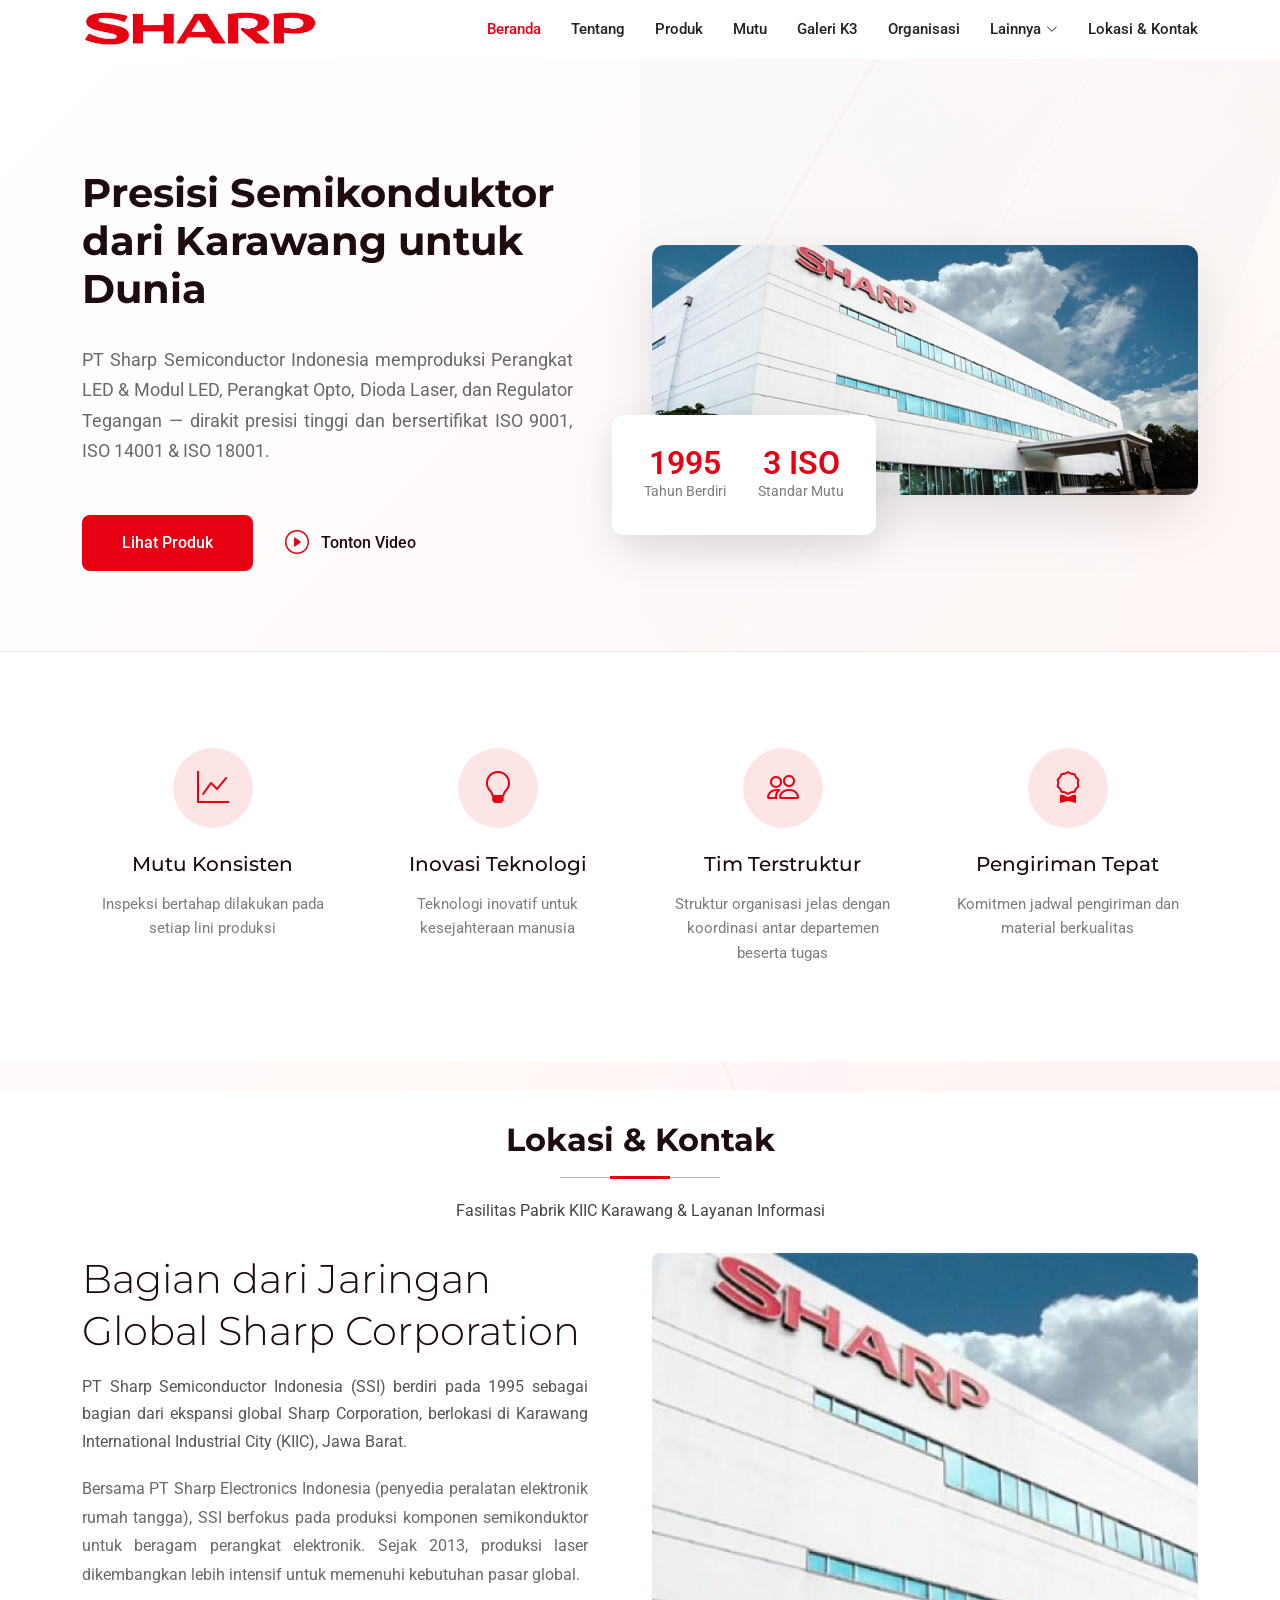
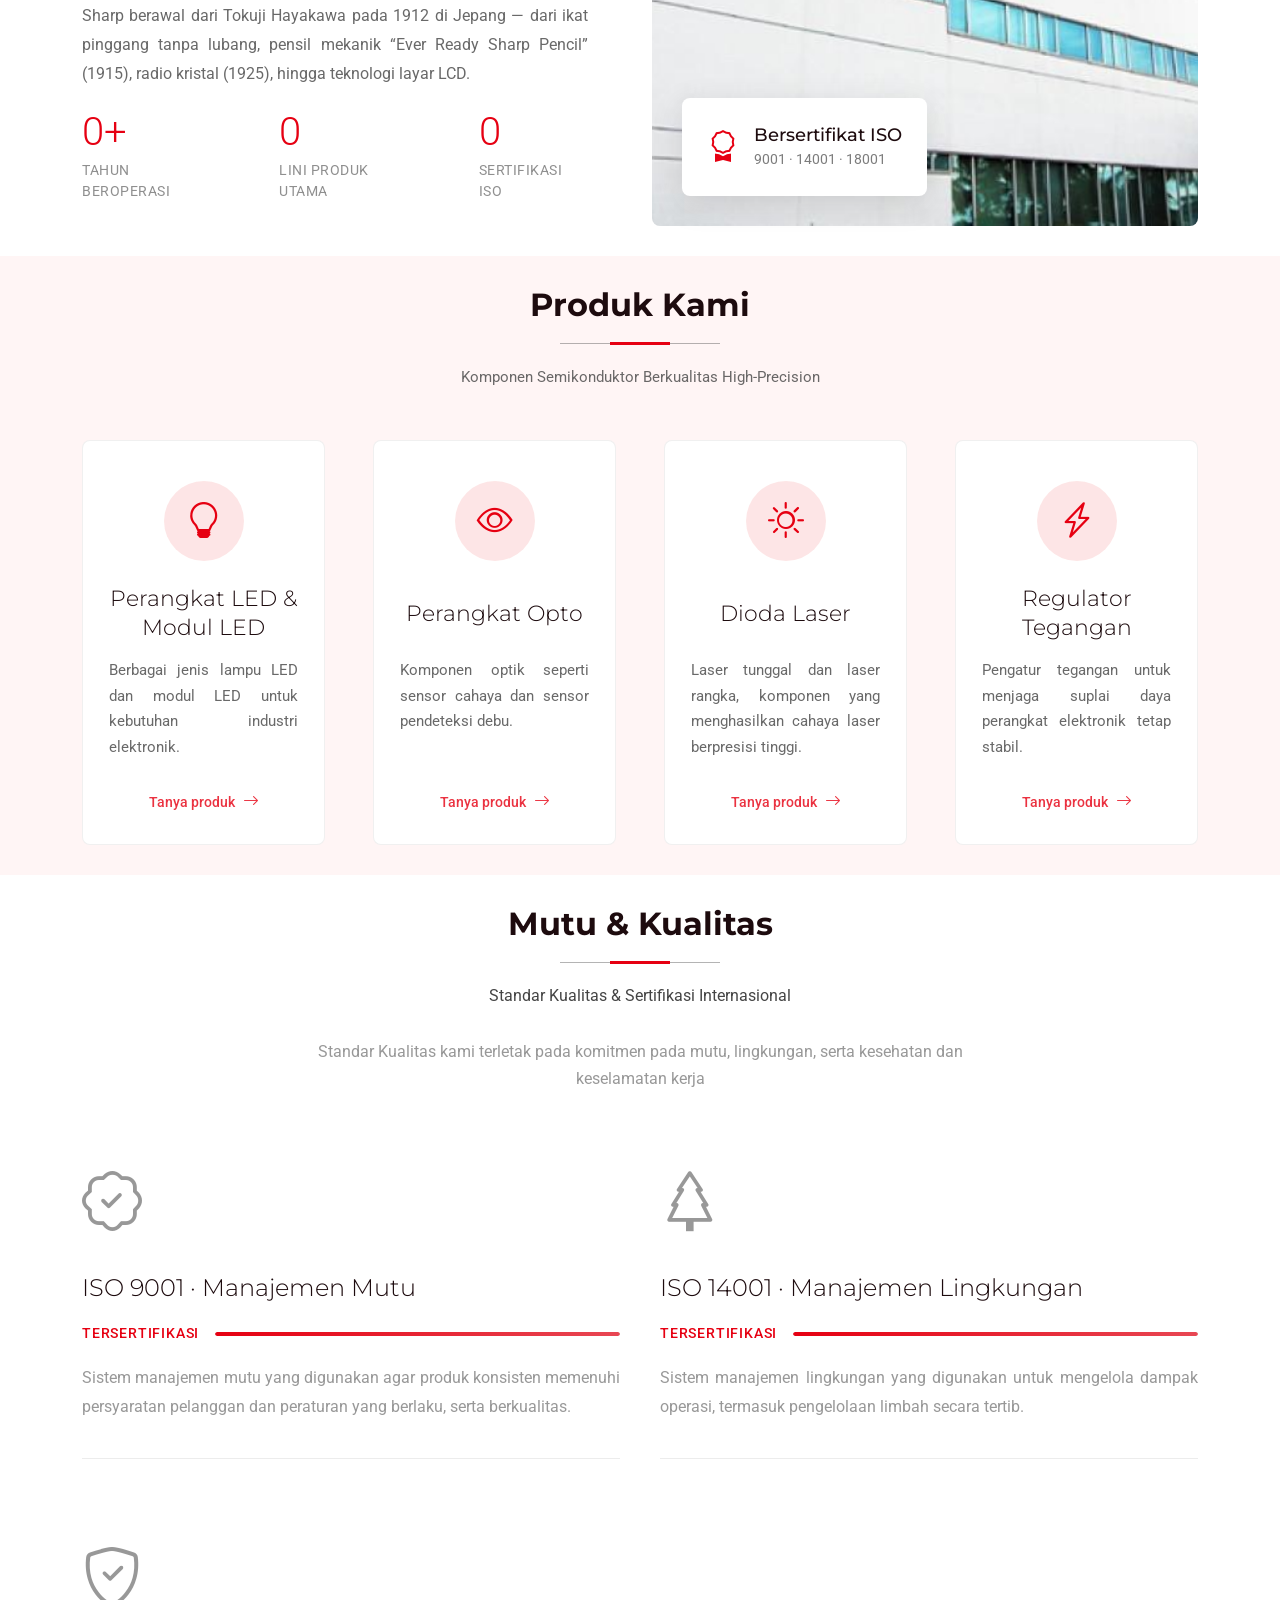
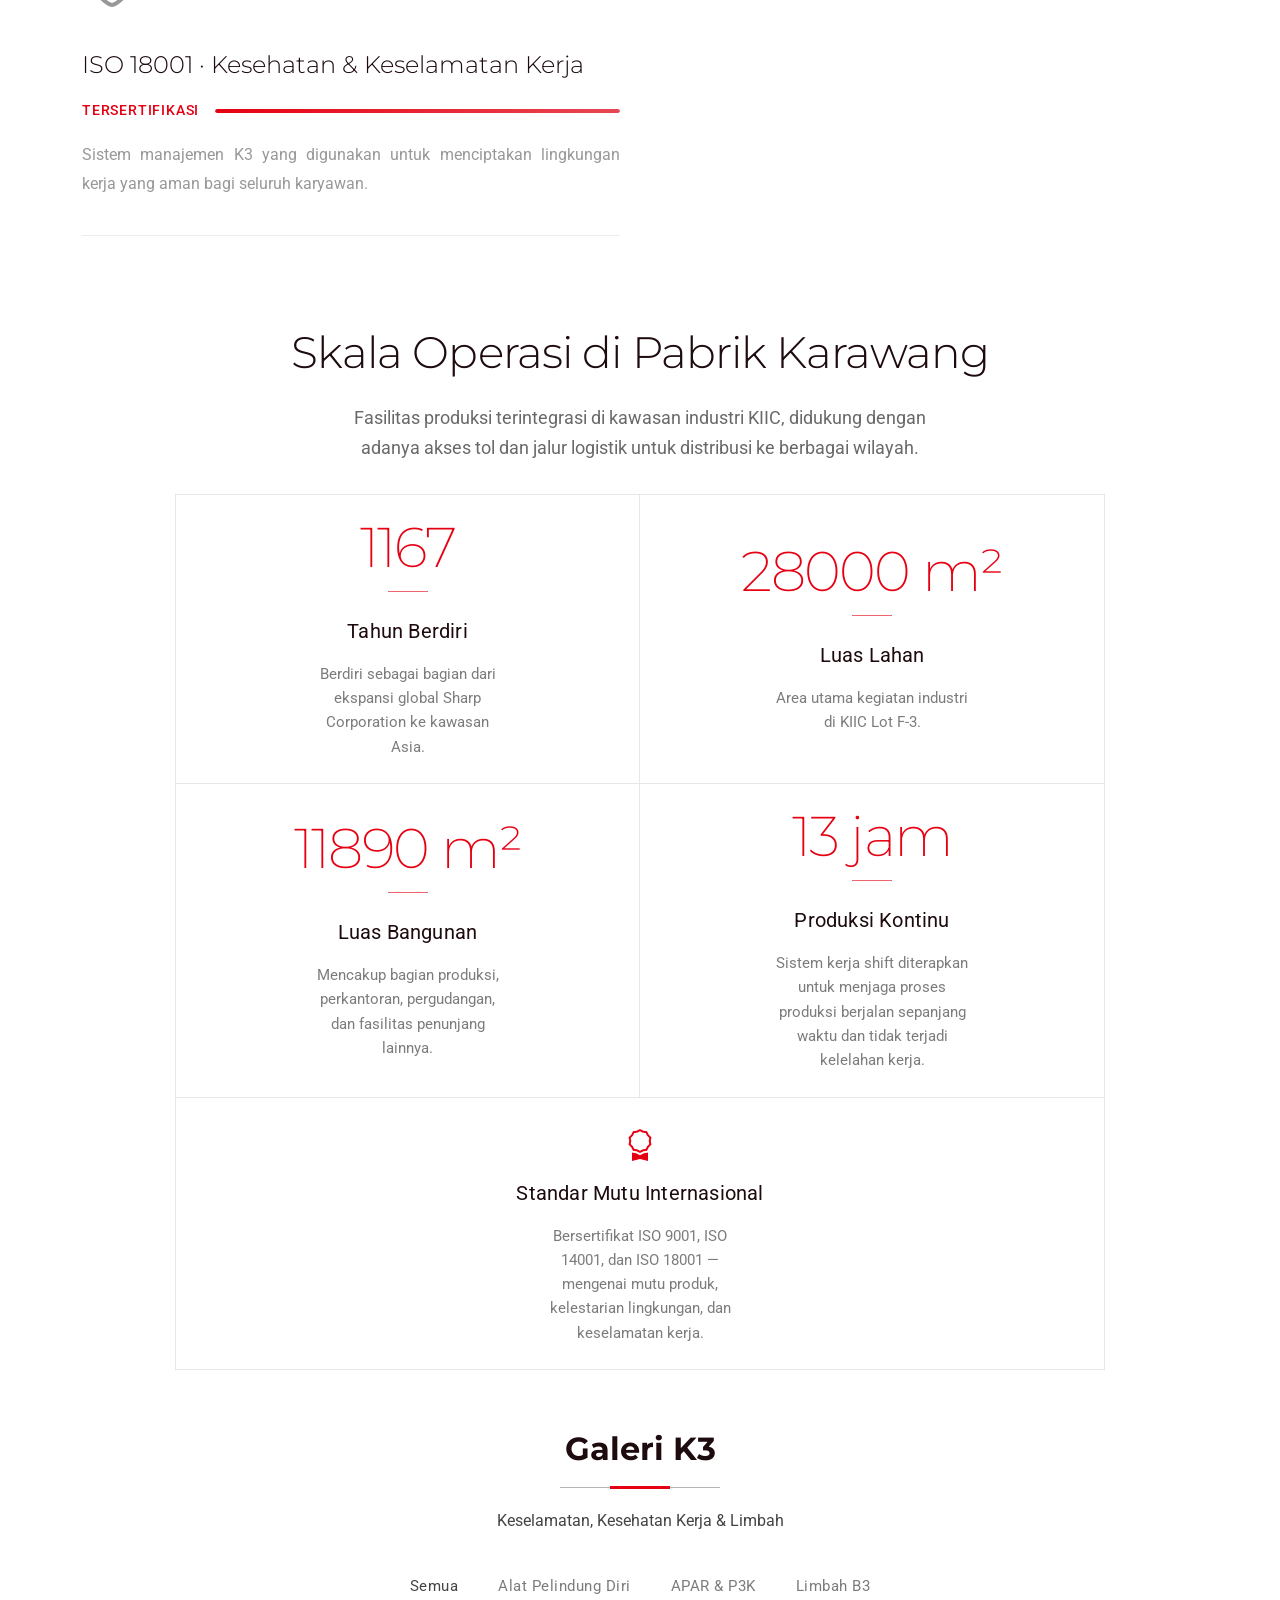
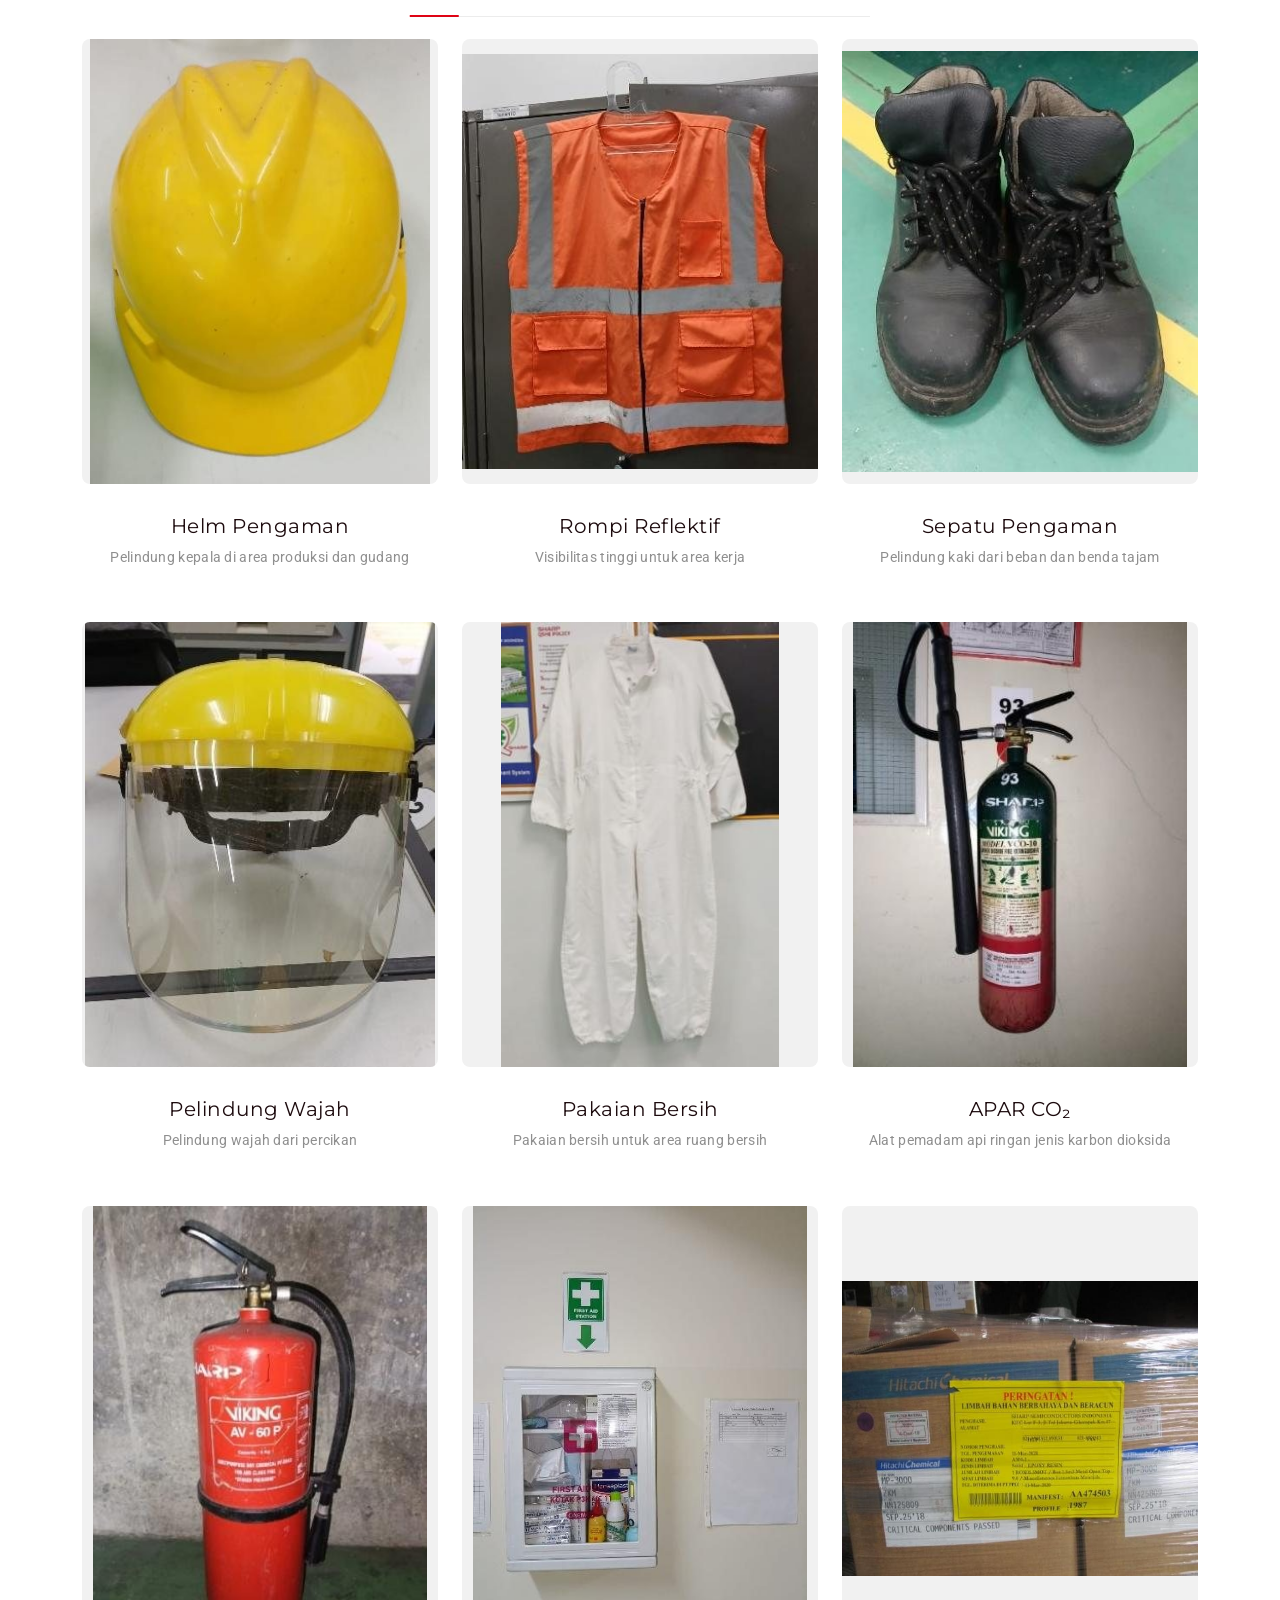
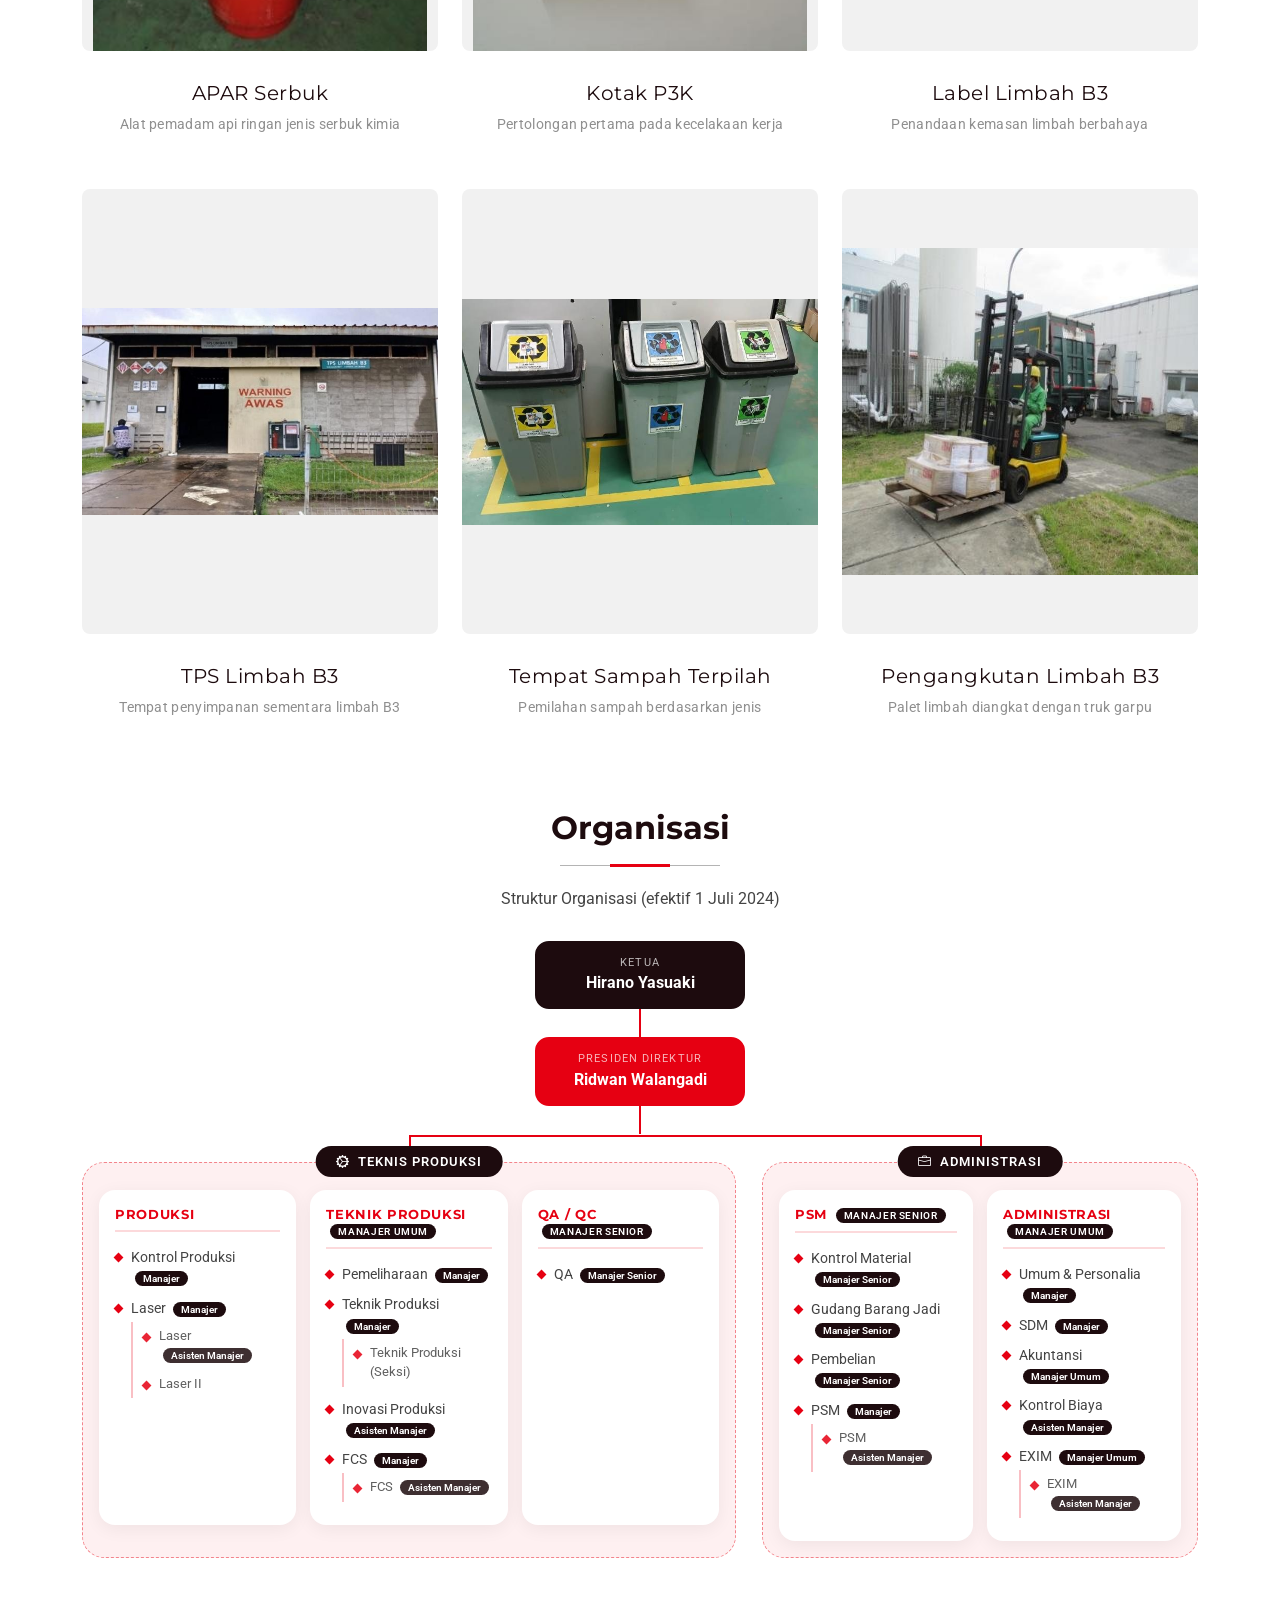
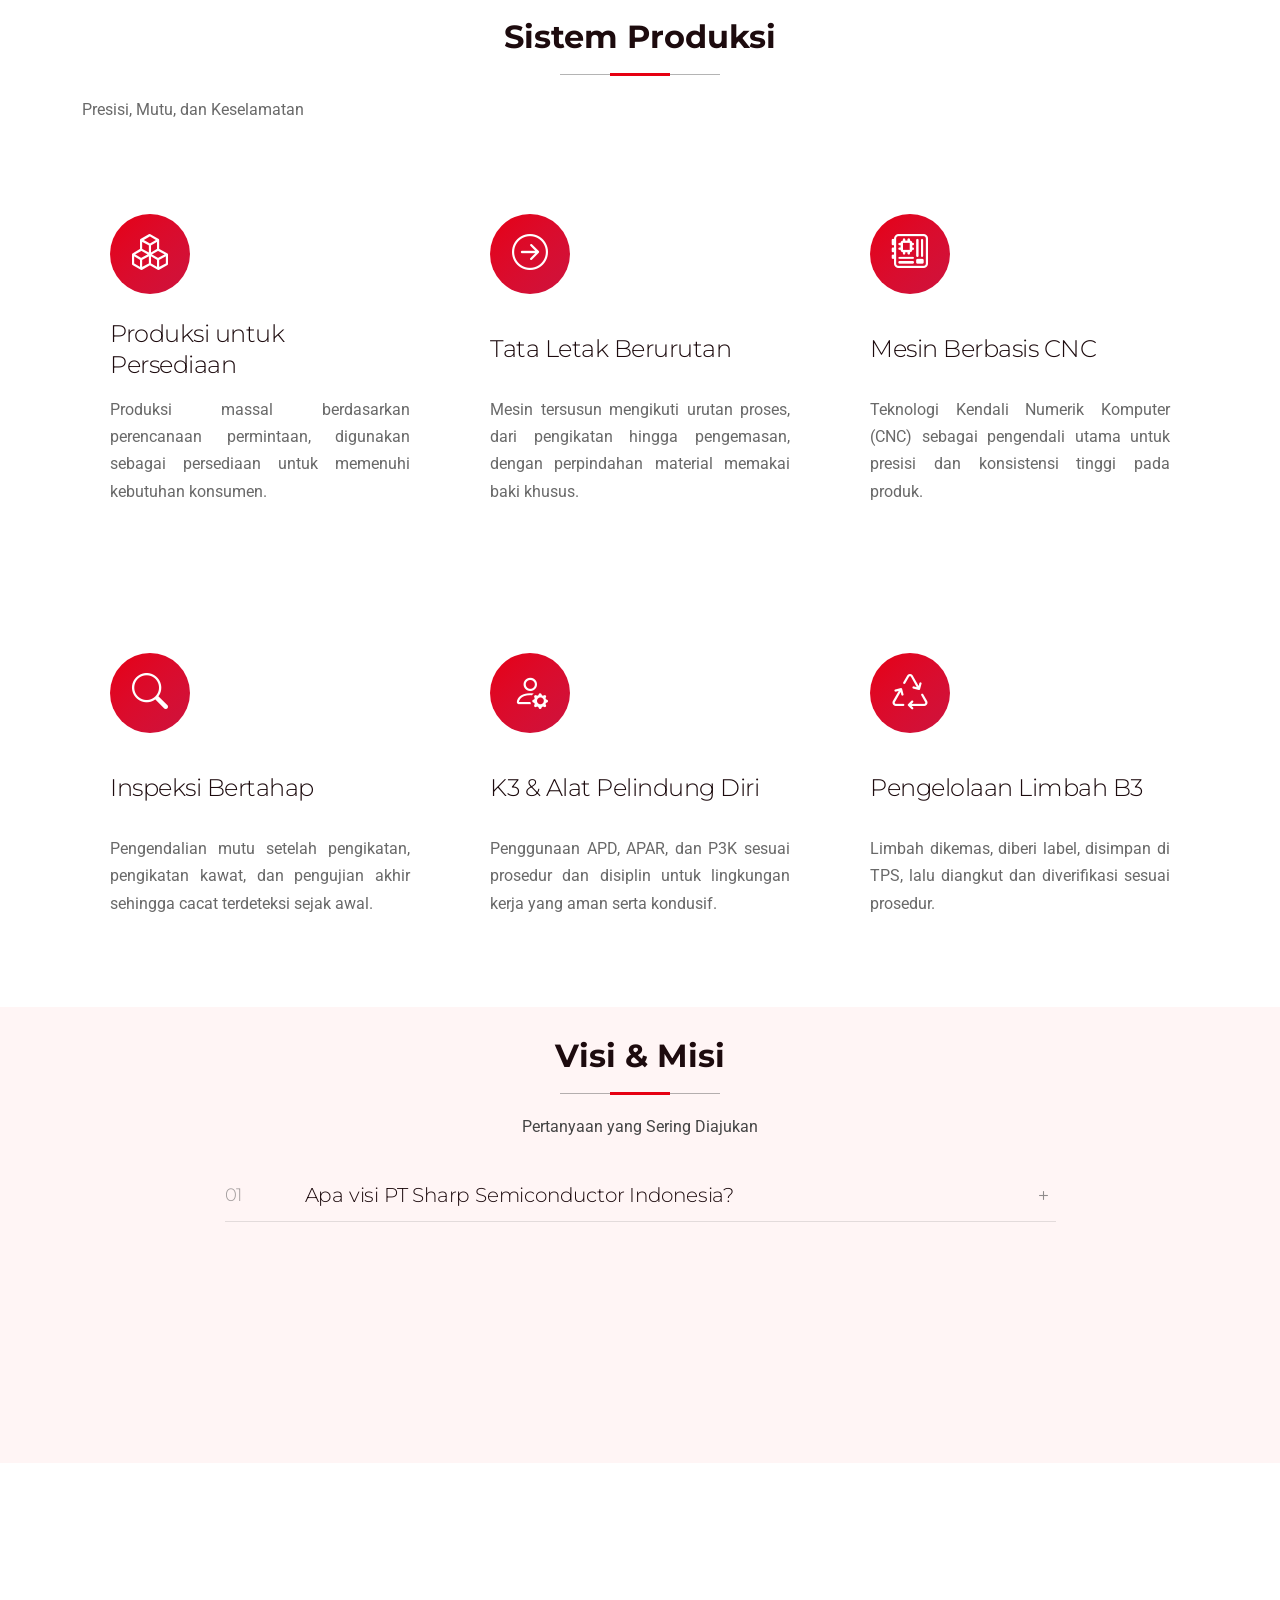
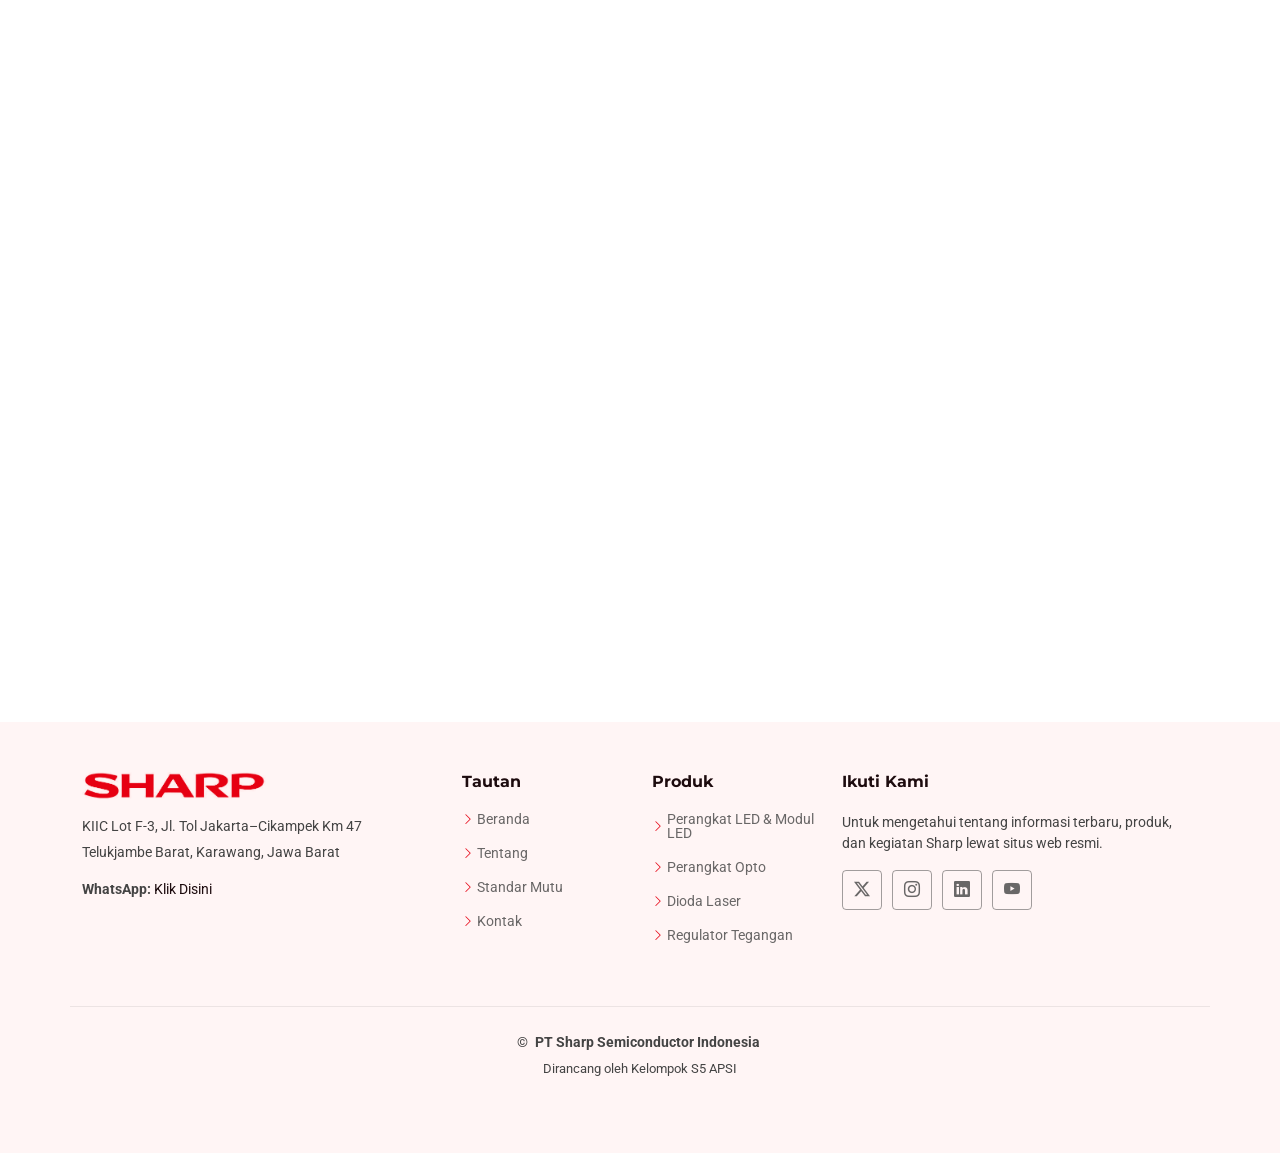
<file: index.html>
<!DOCTYPE html>
<html lang="id">

<head>
  <meta charset="utf-8">
  <meta content="width=device-width, initial-scale=1.0" name="viewport">
  <title>PT Sharp Semiconductor Indonesia — LED, Opto, Dioda Laser &amp; Regulator Tegangan</title>
  <meta name="description" content="PT Sharp Semiconductor Indonesia, Karawang: Perangkat LED &amp; Modul LED, Perangkat Opto, Dioda Laser, Regulator Tegangan. Bersertifikat ISO 9001, ISO 14001, ISO 18001.">
  <meta name="keywords" content="Sharp Semiconductor Indonesia, LED, perangkat opto, dioda laser, regulator tegangan, ISO 9001, ISO 14001, ISO 18001, Karawang">

  <!-- Favicons -->
  <link href="assets/img/favicon.png" rel="icon">
  <link href="assets/img/apple-touch-icon.png" rel="apple-touch-icon">

  <!-- Fonts -->
  <link href="https://fonts.googleapis.com" rel="preconnect">
  <link href="https://fonts.gstatic.com" rel="preconnect" crossorigin>
  <link href="https://fonts.googleapis.com/css2?family=Roboto:ital,wght@0,100;0,300;0,400;0,500;0,700;0,900;1,100;1,300;1,400;1,500;1,700;1,900&family=Open+Sans:ital,wght@0,300;0,400;0,500;0,600;0,700;0,800;1,300;1,400;1,500;1,600;1,700;1,800&family=Montserrat:ital,wght@0,100;0,200;0,300;0,400;0,500;0,600;0,700;0,800;0,900;1,100;1,200;1,300;1,400;1,500;1,600;1,700;1,800;1,900&display=swap" rel="stylesheet">

  <!-- Vendor CSS Files -->
  <link href="assets/vendor/bootstrap/css/bootstrap.min.css" rel="stylesheet">
  <link href="assets/vendor/bootstrap-icons/bootstrap-icons.css" rel="stylesheet">
  <link href="assets/vendor/aos/aos.css" rel="stylesheet">
  <link href="assets/vendor/glightbox/css/glightbox.min.css" rel="stylesheet">
  <link href="assets/vendor/swiper/swiper-bundle.min.css" rel="stylesheet">

  <!-- Main CSS File -->
  <link href="assets/css/main.css" rel="stylesheet">
  <link href="assets/css/sharp-extras.css" rel="stylesheet">

  <!-- =======================================================
  * Template Name: CoreBiz
  * Template URL: https://bootstrapmade.com/corebiz-bootstrap-business-template/
  * Updated: Aug 30 2025 with Bootstrap v5.3.8
  * Author: BootstrapMade.com
  * License: https://bootstrapmade.com/license/
  ======================================================== -->
</head>

<body class="index-page">

  <header id="header" class="header sticky-top">

      <div class="container position-relative d-flex align-items-center justify-content-between">
        <a href="javascript:void(0);" class="logo d-flex align-items-center">
          <img src="assets/img/sharp/logo-red.png" alt="SHARP">
        </a>

        <nav id="navmenu" class="navmenu">
        <ul>
          <li><a href="#hero" class="active">Beranda</a></li>
          <li><a href="#about">Tentang</a></li>
          <li><a href="#featured-services">Produk</a></li>
          <li><a href="#skills">Mutu</a></li>
          <li><a href="#portfolio">Galeri K3</a></li>
          <li><a href="#team">Organisasi</a></li>
          <li class="dropdown"><a href="#"><span>Lainnya</span> <i class="bi bi-chevron-down toggle-dropdown"></i></a>
            <ul>
              <li><a href="#services">Sistem Produksi</a></li>
              <li><a href="#faq">Visi, Misi &amp; Kebijakan Mutu</a></li>
            </ul>
          </li>
          <li><a href="#contact">Lokasi &amp; Kontak</a></li>
        </ul>
        <i class="mobile-nav-toggle d-xl-none bi bi-list"></i>
      </nav>

      </div>

    </div>

  </header>

  <main class="main">

    <!-- Hero Section -->
    <section id="hero" class="hero section">

      <div class="hero-content">
        <div class="container">
          <div class="row align-items-center">
            <div class="col-lg-6" data-aos="fade-up" data-aos-delay="100">
              <div class="content">
                <h1>Presisi Semikonduktor dari Karawang untuk Dunia</h1>
                <p>PT Sharp Semiconductor Indonesia memproduksi Perangkat LED &amp; Modul LED, Perangkat Opto, Dioda Laser, dan Regulator Tegangan — dirakit presisi tinggi dan bersertifikat ISO 9001, ISO 14001 &amp; ISO 18001.</p>
                <div class="cta-group">
                  <a href="#featured-services" class="btn-primary">Lihat Produk</a>
                  <a href="https://youtu.be/_nTZShgOJjQ" class="btn-secondary glightbox">
                    <i class="bi bi-play-circle"></i>
                    <span>Tonton Video</span>
                  </a>
                </div>
              </div>
            </div>
            <div class="col-lg-6" data-aos="fade-up" data-aos-delay="200">
              <div class="hero-image">
                <img src="assets/img/sharp/gedung.jpg" alt="Gedung PT Sharp Semiconductor Indonesia" class="img-fluid">
                <div class="floating-card" data-aos="fade-up" data-aos-delay="300">
                  <div class="card-content">
                    <div class="metric">
                      <span class="number">1995</span>
                      <span class="label">Tahun Berdiri</span>
                    </div>
                    <div class="metric">
                      <span class="number">3 ISO</span>
                      <span class="label">Standar Mutu</span>
                    </div>
                  </div>
                </div>
              </div>
            </div>
          </div>
        </div>

        <div class="hero-features">
          <div class="container">
            <div class="row">
              <div class="col-lg-3 col-md-6" data-aos="fade-up" data-aos-delay="100">
                <div class="feature-item">
                  <div class="icon">
                    <i class="bi bi-graph-up"></i>
                  </div>
                  <h4>Mutu Konsisten</h4>
                  <p>Inspeksi bertahap dilakukan pada setiap lini produksi</p>
                </div>
              </div>
              <div class="col-lg-3 col-md-6" data-aos="fade-up" data-aos-delay="200">
                <div class="feature-item">
                  <div class="icon">
                    <i class="bi bi-lightbulb"></i>
                  </div>
                  <h4>Inovasi Teknologi</h4>
                  <p>Teknologi inovatif untuk kesejahteraan manusia</p>
                </div>
              </div>
              <div class="col-lg-3 col-md-6" data-aos="fade-up" data-aos-delay="300">
                <div class="feature-item">
                  <div class="icon">
                    <i class="bi bi-people"></i>
                  </div>
                  <h4>Tim Terstruktur</h4>
                  <p>Struktur organisasi jelas dengan koordinasi antar departemen beserta tugas</p>
                </div>
              </div>
              <div class="col-lg-3 col-md-6" data-aos="fade-up" data-aos-delay="400">
                <div class="feature-item">
                  <div class="icon">
                    <i class="bi bi-award"></i>
                  </div>
                  <h4>Pengiriman Tepat</h4>
                  <p>Komitmen jadwal pengiriman dan material berkualitas</p>
                </div>
              </div>
            </div>
          </div>
        </div>

      </div>

    </section><!-- /Hero Section -->

<!-- About Section -->
    <section id="about" class="about section">

      <!-- Section Title -->
      <div class="container section-title" data-aos="fade-up">
        <h2>Lokasi &amp; Kontak</h2>
        <p>Fasilitas Pabrik KIIC Karawang &amp; Layanan Informasi</p>
      </div><!-- End Section Title -->

      <div class="container" data-aos="fade-up" data-aos-delay="100">

        <div class="row">
          <div class="col-lg-6" data-aos="fade-right" data-aos-delay="200">
            <div class="content">
              <h2>Bagian dari Jaringan Global Sharp Corporation</h2>
              <p class="lead">PT Sharp Semiconductor Indonesia (SSI) berdiri pada 1995 sebagai bagian dari ekspansi global Sharp Corporation, berlokasi di Karawang International Industrial City (KIIC), Jawa Barat.</p>

              <div class="description">
                <p>Bersama PT Sharp Electronics Indonesia (penyedia peralatan elektronik rumah tangga), SSI berfokus pada produksi komponen semikonduktor untuk beragam perangkat elektronik. Sejak 2013, produksi laser dikembangkan lebih intensif untuk memenuhi kebutuhan pasar global.</p>

                <p>Sharp berawal dari Tokuji Hayakawa pada 1912 di Jepang — dari ikat pinggang tanpa lubang, pensil mekanik “Ever Ready Sharp Pencil” (1915), radio kristal (1925), hingga teknologi layar LCD.</p>
              </div>

              <div class="stats-row">
                <div class="stat-item" data-aos="fade-up" data-aos-delay="300">
                  <div class="stat-number">
                    <span data-purecounter-start="0" data-purecounter-end="30" data-purecounter-duration="1" class="purecounter"></span>+
                  </div>
                  <div class="stat-label">Tahun Beroperasi</div>
                </div>

                <div class="stat-item" data-aos="fade-up" data-aos-delay="400">
                  <div class="stat-number">
                    <span data-purecounter-start="0" data-purecounter-end="4" data-purecounter-duration="1" class="purecounter"></span>
                  </div>
                  <div class="stat-label">Lini Produk Utama</div>
                </div>

                <div class="stat-item" data-aos="fade-up" data-aos-delay="500">
                  <div class="stat-number">
                    <span data-purecounter-start="0" data-purecounter-end="3" data-purecounter-duration="1" class="purecounter"></span>
                  </div>
                  <div class="stat-label">Sertifikasi ISO</div>
                </div>
              </div><!-- End Stats Row -->
            </div>
          </div>

          <div class="col-lg-6" data-aos="fade-left" data-aos-delay="200">
            <div class="image-container">
              <img src="assets/img/sharp/gedung.jpg" alt="Gedung PT Sharp Semiconductor Indonesia" class="img-fluid" style="object-fit:cover;object-position:38% center;width:100%;height:100%">
              <div class="image-overlay">
                <div class="overlay-content">
                  <i class="bi bi-award"></i>
                  <div class="overlay-text">
                    <h4>Bersertifikat ISO</h4>
                    <p>9001 · 14001 · 18001</p>
                  </div>
                </div>
              </div>
            </div>
          </div>
        </div>

      </div>

    </section><!-- /About Section -->
    
    <!-- Featured Services Section -->
    <section id="featured-services" class="featured-services section light-background">
      <div class="container section-title" data-aos="fade-up">
  <h2>Produk Kami</h2>
  <p style="text-align: center;">Komponen Semikonduktor Berkualitas High-Precision</p>
</div><!-- End Section Title -->
      <div class="container" data-aos="fade-up" data-aos-delay="100">

        <div class="row g-5">

          <div class="col-lg-3 col-md-6" data-aos="fade-up" data-aos-delay="200">
            <div class="service-item">
              <div class="service-icon">
                <i class="bi bi-lightbulb"></i>
              </div>
              <h3>Perangkat LED &amp; Modul LED</h3>
              <p>Berbagai jenis lampu LED dan modul LED untuk kebutuhan industri elektronik.</p>
              <a href="#contact" class="service-link" data-wa="Halo Sharp Semiconductor Indonesia, saya tertarik dengan produk Perangkat LED &amp; Modul LED. Boleh minta informasi spesifikasi dan prosedur pemesanannya?">
                <span>Tanya produk</span>
                <i class="bi bi-arrow-right"></i>
              </a>
            </div>
          </div><!-- End Service Item -->

          <div class="col-lg-3 col-md-6" data-aos="fade-up" data-aos-delay="300">
            <div class="service-item">
              <div class="service-icon">
                <i class="bi bi-eye"></i>
              </div>
              <h3>Perangkat Opto</h3>
              <p>Komponen optik seperti sensor cahaya dan sensor pendeteksi debu.</p>
              <a href="#contact" class="service-link" data-wa="Halo Sharp Semiconductor Indonesia, saya ingin bertanya mengenai produk Perangkat Opto. Mohon informasinya.">
                <span>Tanya produk</span>
                <i class="bi bi-arrow-right"></i>
              </a>
            </div>
          </div><!-- End Service Item -->

          <div class="col-lg-3 col-md-6" data-aos="fade-up" data-aos-delay="400">
            <div class="service-item">
              <div class="service-icon">
                <i class="bi bi-brightness-high"></i>
              </div>
              <h3>Dioda Laser</h3>
              <p>Laser tunggal dan laser rangka, komponen yang menghasilkan cahaya laser berpresisi tinggi.</p>
              <a href="#contact" class="service-link" data-wa="Halo Sharp Semiconductor Indonesia, saya ingin mengetahui lebih lanjut tentang produk Dioda Laser. Boleh dibantu informasinya?">
                <span>Tanya produk</span>
                <i class="bi bi-arrow-right"></i>
              </a>
            </div>
          </div><!-- End Service Item -->

          <div class="col-lg-3 col-md-6" data-aos="fade-up" data-aos-delay="500">
            <div class="service-item">
              <div class="service-icon">
                <i class="bi bi-lightning-charge"></i>
              </div>
              <h3>Regulator Tegangan</h3>
              <p>Pengatur tegangan untuk menjaga suplai daya perangkat elektronik tetap stabil.</p>
              <a href="#contact" class="service-link" data-wa="Halo Sharp Semiconductor Indonesia, saya ingin bertanya mengenai produk Regulator Tegangan. Mohon informasi detailnya.">
                <span>Tanya produk</span>
                <i class="bi bi-arrow-right"></i>
              </a>
            </div>
          </div><!-- End Service Item -->

        </div>

      </div>
</section><!-- /Featured Services Section -->
    
    <!-- Skills Section -->
    <section id="skills" class="skills section">

      <!-- Section Title -->
      <div class="container section-title" data-aos="fade-up">
        <h2>Mutu & Kualitas</h2>
        <p>Standar Kualitas & Sertifikasi Internasional</p>
      </div><!-- End Section Title -->

      <div class="container" data-aos="fade-up" data-aos-delay="100">
        <div class="row justify-content-center">
          <div class="col-lg-8">
            <div class="intro-content text-center mb-5" data-aos="fade-up" data-aos-delay="150">
              <p class="lead-text">Standar Kualitas kami terletak pada komitmen pada mutu, lingkungan, serta kesehatan dan keselamatan kerja</p>
            </div>
          </div>
        </div>

        <div class="skills-grid">
          <div class="skill-item skills-animation" data-aos="fade-up" data-aos-delay="200">
            <div class="skill-icon">
              <i class="bi bi-patch-check"></i>
            </div>
            <h3 class="skill-name">ISO 9001 · Manajemen Mutu</h3>
            <div class="skill-level">
              <span class="level-text">Tersertifikasi</span>
              <div class="progress-track progress">
                <div class="progress-bar" role="progressbar" aria-valuenow="100" aria-valuemin="0" aria-valuemax="100"></div>
              </div>
            </div>
            <p class="skill-description">Sistem manajemen mutu yang digunakan agar produk konsisten memenuhi persyaratan pelanggan dan peraturan yang berlaku, serta berkualitas.</p>
          </div>
          <div class="skill-item skills-animation" data-aos="fade-up" data-aos-delay="250">
            <div class="skill-icon">
              <i class="bi bi-tree"></i>
            </div>
            <h3 class="skill-name">ISO 14001 · Manajemen Lingkungan</h3>
            <div class="skill-level">
              <span class="level-text">Tersertifikasi</span>
              <div class="progress-track progress">
                <div class="progress-bar" role="progressbar" aria-valuenow="100" aria-valuemin="0" aria-valuemax="100"></div>
              </div>
            </div>
            <p class="skill-description">Sistem manajemen lingkungan yang digunakan untuk mengelola dampak operasi, termasuk pengelolaan limbah secara tertib.</p>
          </div>
          <div class="skill-item skills-animation" data-aos="fade-up" data-aos-delay="300">
            <div class="skill-icon">
              <i class="bi bi-shield-check"></i>
            </div>
            <h3 class="skill-name">ISO 18001 · Kesehatan &amp; Keselamatan Kerja</h3>
            <div class="skill-level">
              <span class="level-text">Tersertifikasi</span>
              <div class="progress-track progress">
                <div class="progress-bar" role="progressbar" aria-valuenow="100" aria-valuemin="0" aria-valuemax="100"></div>
              </div>
            </div>
            <p class="skill-description">Sistem manajemen K3 yang digunakan untuk menciptakan lingkungan kerja yang aman bagi seluruh karyawan.</p>
          </div>
        </div>

      </div>

    </section><!-- /Skills Section -->

    <!-- Stats Section -->
    <section id="stats" class="stats section">

      <div class="container" data-aos="fade-up" data-aos-delay="100">

        <div class="row justify-content-center mb-5">
          <div class="col-lg-8 text-center" data-aos="fade-up" data-aos-delay="200">
            <h2 class="section-headline mb-4">Skala Operasi di Pabrik Karawang</h2>
            <p class="section-description">Fasilitas produksi terintegrasi di kawasan industri KIIC, didukung dengan adanya akses tol dan jalur logistik untuk distribusi ke berbagai wilayah.</p>
          </div>
        </div>

        <div class="stats-grid row g-0 justify-content-center">
          <div class="col-lg-10">
            <div class="row g-0">
              
              <!-- Kartu 1: Tahun Berdiri -->
              <div class="col-md-6" data-aos="fade-up" data-aos-delay="100">
                <div class="stat-item text-center p-4 h-100 d-flex flex-column justify-content-center" style="border: 1px solid #e5e7eb; background: #ffffff;">
                  <div class="stat-content">
                    <div class="stat-number">
                      <span data-purecounter-start="0" data-purecounter-end="1995" data-purecounter-duration="2" class="purecounter"></span>
                    </div>
                    <div class="stat-divider"></div>
                    <div class="stat-label">Tahun Berdiri</div>
                    <p class="stat-description mb-0">Berdiri sebagai bagian dari ekspansi global Sharp Corporation ke kawasan Asia.</p>
                  </div>
                </div>
              </div>

              <!-- Kartu 2: Luas Lahan -->
              <div class="col-md-6" data-aos="fade-up" data-aos-delay="200">
                <div class="stat-item text-center p-4 h-100 d-flex flex-column justify-content-center" style="border: 1px solid #e5e7eb; border-left: 0; background: #ffffff;">
                  <div class="stat-content">
                    <div class="stat-number">
                      <span data-purecounter-start="0" data-purecounter-end="50000" data-purecounter-duration="2" class="purecounter"></span> m²
                    </div>
                    <div class="stat-divider"></div>
                    <div class="stat-label">Luas Lahan</div>
                    <p class="stat-description mb-0">Area utama kegiatan industri di KIIC Lot F-3.</p>
                  </div>
                </div>
              </div>

              <!-- Kartu 3: Luas Bangunan -->
              <div class="col-md-6" data-aos="fade-up" data-aos-delay="300">
                <div class="stat-item text-center p-4 h-100 d-flex flex-column justify-content-center" style="border: 1px solid #e5e7eb; border-top: 0; background: #ffffff;">
                  <div class="stat-content">
                    <div class="stat-number">
                      <span data-purecounter-start="0" data-purecounter-end="21424" data-purecounter-duration="2" class="purecounter"></span> m²
                    </div>
                    <div class="stat-divider"></div>
                    <div class="stat-label">Luas Bangunan</div>
                    <p class="stat-description mb-0">Mencakup bagian produksi, perkantoran, pergudangan, dan fasilitas penunjang lainnya.</p>
                  </div>
                </div>
              </div>

              <!-- Kartu 4: Produksi Kontinu -->
              <div class="col-md-6" data-aos="fade-up" data-aos-delay="400">
                <div class="stat-item text-center p-4 h-100 d-flex flex-column justify-content-center" style="border: 1px solid #e5e7eb; border-top: 0; border-left: 0; background: #ffffff;">
                  <div class="stat-content">
                    <div class="stat-number">
                      <span data-purecounter-start="0" data-purecounter-end="24" data-purecounter-duration="2" class="purecounter"></span> jam
                    </div>
                    <div class="stat-divider"></div>
                    <div class="stat-label">Produksi Kontinu</div>
                    <p class="stat-description mb-0">Sistem kerja shift diterapkan untuk menjaga proses produksi berjalan sepanjang waktu dan tidak terjadi kelelahan kerja.</p>
                  </div>
                </div>
              </div>

              <!-- Kartu 5: Standar Mutu Internasional -->
              <div class="col-12" data-aos="fade-up" data-aos-delay="500">
                <div class="stat-item text-center p-4" style="border: 1px solid #e5e7eb; border-top: 0; background: #ffffff;">
                  <div class="stat-content">
                    <div class="badge-icon mb-2">
                      <i class="bi bi-award" style="font-size: 2rem; color: #e60012;"></i>
                    </div>
                    <div class="stat-label">Standar Mutu Internasional</div>
                    <p class="stat-description mb-0">Bersertifikat ISO 9001, ISO 14001, dan ISO 18001 — mengenai mutu produk, kelestarian lingkungan, dan keselamatan kerja.</p>
                  </div>
                </div>
              </div>

            </div>
          </div>
        </div>
      </div>

    </section><!-- /Stats Section -->

<!-- Portfolio Section -->
    <section id="portfolio" class="portfolio section">

      <!-- Section Title -->
      <div class="container section-title" data-aos="fade-up">
        <h2>Galeri K3</h2>
        <p>Keselamatan, Kesehatan Kerja &amp; Limbah</p>
      </div><!-- End Section Title -->

      <div class="container" data-aos="fade-up" data-aos-delay="100">

        <div class="isotope-layout" data-default-filter="*" data-layout="fitRows" data-sort="original-order">

          <div class="portfolio-filters-wrapper" data-aos="fade-up" data-aos-delay="100">
            <ul class="portfolio-filters isotope-filters">
              <li data-filter="*" class="filter-active">Semua</li>
              <li data-filter=".filter-apd">Alat Pelindung Diri</li>
              <li data-filter=".filter-proteksi">APAR &amp; P3K</li>
              <li data-filter=".filter-limbah">Limbah B3</li>
            </ul>
          </div>

          <div class="row gy-4 portfolio-grid isotope-container" data-aos="fade-up" data-aos-delay="200">

            <div class="col-lg-4 col-md-6 portfolio-item isotope-item filter-apd">
              <div class="portfolio-card">
                <div class="image-container">
                  <img src="assets/img/sharp/k3/helm.jpg" class="img-fluid" alt="Helm Pengaman" loading="lazy">
                  <div class="overlay">
                    <div class="overlay-content">
                      <a href="assets/img/sharp/k3/helm.jpg" class="glightbox zoom-link" title="Helm Pengaman">
                        <i class="bi bi-zoom-in"></i>
                      </a>
                    </div>
                  </div>
                </div>
                <div class="content">
                  <h3>Helm Pengaman</h3>
                  <p>Pelindung kepala di area produksi dan gudang</p>
                </div>
              </div>
            </div><!-- End Portfolio Item -->

            <div class="col-lg-4 col-md-6 portfolio-item isotope-item filter-apd">
              <div class="portfolio-card">
                <div class="image-container">
                  <img src="assets/img/sharp/k3/rompi.jpg" class="img-fluid" alt="Rompi Reflektif" loading="lazy">
                  <div class="overlay">
                    <div class="overlay-content">
                      <a href="assets/img/sharp/k3/rompi.jpg" class="glightbox zoom-link" title="Rompi Reflektif">
                        <i class="bi bi-zoom-in"></i>
                      </a>
                    </div>
                  </div>
                </div>
                <div class="content">
                  <h3>Rompi Reflektif</h3>
                  <p>Visibilitas tinggi untuk area kerja</p>
                </div>
              </div>
            </div><!-- End Portfolio Item -->

            <div class="col-lg-4 col-md-6 portfolio-item isotope-item filter-apd">
              <div class="portfolio-card">
                <div class="image-container">
                  <img src="assets/img/sharp/k3/sepatu-safety.jpg" class="img-fluid" alt="Sepatu Pengaman" loading="lazy">
                  <div class="overlay">
                    <div class="overlay-content">
                      <a href="assets/img/sharp/k3/sepatu-safety.jpg" class="glightbox zoom-link" title="Sepatu Pengaman">
                        <i class="bi bi-zoom-in"></i>
                      </a>
                    </div>
                  </div>
                </div>
                <div class="content">
                  <h3>Sepatu Pengaman</h3>
                  <p>Pelindung kaki dari beban dan benda tajam</p>
                </div>
              </div>
            </div><!-- End Portfolio Item -->

            <div class="col-lg-4 col-md-6 portfolio-item isotope-item filter-apd">
              <div class="portfolio-card">
                <div class="image-container">
                  <img src="assets/img/sharp/k3/face-shield.jpg" class="img-fluid" alt="Pelindung Wajah" loading="lazy">
                  <div class="overlay">
                    <div class="overlay-content">
                      <a href="assets/img/sharp/k3/face-shield.jpg" class="glightbox zoom-link" title="Pelindung Wajah">
                        <i class="bi bi-zoom-in"></i>
                      </a>
                    </div>
                  </div>
                </div>
                <div class="content">
                  <h3>Pelindung Wajah</h3>
                  <p>Pelindung wajah dari percikan</p>
                </div>
              </div>
            </div><!-- End Portfolio Item -->

            <div class="col-lg-4 col-md-6 portfolio-item isotope-item filter-apd">
              <div class="portfolio-card">
                <div class="image-container">
                  <img src="assets/img/sharp/k3/clean-wear.jpg" class="img-fluid" alt="Pakaian Bersih" loading="lazy">
                  <div class="overlay">
                    <div class="overlay-content">
                      <a href="assets/img/sharp/k3/clean-wear.jpg" class="glightbox zoom-link" title="Pakaian Bersih">
                        <i class="bi bi-zoom-in"></i>
                      </a>
                    </div>
                  </div>
                </div>
                <div class="content">
                  <h3>Pakaian Bersih</h3>
                  <p>Pakaian bersih untuk area ruang bersih</p>
                </div>
              </div>
            </div><!-- End Portfolio Item -->

            <div class="col-lg-4 col-md-6 portfolio-item isotope-item filter-proteksi">
              <div class="portfolio-card">
                <div class="image-container">
                  <img src="assets/img/sharp/k3/apar-co2.jpg" class="img-fluid" alt="APAR CO₂" loading="lazy">
                  <div class="overlay">
                    <div class="overlay-content">
                      <a href="assets/img/sharp/k3/apar-co2.jpg" class="glightbox zoom-link" title="APAR CO₂">
                        <i class="bi bi-zoom-in"></i>
                      </a>
                    </div>
                  </div>
                </div>
                <div class="content">
                  <h3>APAR CO₂</h3>
                  <p>Alat pemadam api ringan jenis karbon dioksida</p>
                </div>
              </div>
            </div><!-- End Portfolio Item -->

            <div class="col-lg-4 col-md-6 portfolio-item isotope-item filter-proteksi">
              <div class="portfolio-card">
                <div class="image-container">
                  <img src="assets/img/sharp/k3/apar-powder.jpg" class="img-fluid" alt="APAR Serbuk" loading="lazy">
                  <div class="overlay">
                    <div class="overlay-content">
                      <a href="assets/img/sharp/k3/apar-powder.jpg" class="glightbox zoom-link" title="APAR Serbuk">
                        <i class="bi bi-zoom-in"></i>
                      </a>
                    </div>
                  </div>
                </div>
                <div class="content">
                  <h3>APAR Serbuk</h3>
                  <p>Alat pemadam api ringan jenis serbuk kimia</p>
                </div>
              </div>
            </div><!-- End Portfolio Item -->

            <div class="col-lg-4 col-md-6 portfolio-item isotope-item filter-proteksi">
              <div class="portfolio-card">
                <div class="image-container">
                  <img src="assets/img/sharp/k3/p3k.jpg" class="img-fluid" alt="Kotak P3K" loading="lazy">
                  <div class="overlay">
                    <div class="overlay-content">
                      <a href="assets/img/sharp/k3/p3k.jpg" class="glightbox zoom-link" title="Kotak P3K">
                        <i class="bi bi-zoom-in"></i>
                      </a>
                    </div>
                  </div>
                </div>
                <div class="content">
                  <h3>Kotak P3K</h3>
                  <p>Pertolongan pertama pada kecelakaan kerja</p>
                </div>
              </div>
            </div><!-- End Portfolio Item -->

            <div class="col-lg-4 col-md-6 portfolio-item isotope-item filter-limbah">
              <div class="portfolio-card">
                <div class="image-container">
                  <img src="assets/img/sharp/k3/label-b3.jpg" class="img-fluid" alt="Label Limbah B3" loading="lazy">
                  <div class="overlay">
                    <div class="overlay-content">
                      <a href="assets/img/sharp/k3/label-b3.jpg" class="glightbox zoom-link" title="Label Limbah B3">
                        <i class="bi bi-zoom-in"></i>
                      </a>
                    </div>
                  </div>
                </div>
                <div class="content">
                  <h3>Label Limbah B3</h3>
                  <p>Penandaan kemasan limbah berbahaya</p>
                </div>
              </div>
            </div><!-- End Portfolio Item -->

            <div class="col-lg-4 col-md-6 portfolio-item isotope-item filter-limbah">
              <div class="portfolio-card">
                <div class="image-container">
                  <img src="assets/img/sharp/k3/tps-b3.jpg" class="img-fluid" alt="TPS Limbah B3" loading="lazy">
                  <div class="overlay">
                    <div class="overlay-content">
                      <a href="assets/img/sharp/k3/tps-b3.jpg" class="glightbox zoom-link" title="TPS Limbah B3">
                        <i class="bi bi-zoom-in"></i>
                      </a>
                    </div>
                  </div>
                </div>
                <div class="content">
                  <h3>TPS Limbah B3</h3>
                  <p>Tempat penyimpanan sementara limbah B3</p>
                </div>
              </div>
            </div><!-- End Portfolio Item -->

            <div class="col-lg-4 col-md-6 portfolio-item isotope-item filter-limbah">
              <div class="portfolio-card">
                <div class="image-container">
                  <img src="assets/img/sharp/k3/tempat-sampah.jpg" class="img-fluid" alt="Tempat Sampah Terpilah" loading="lazy">
                  <div class="overlay">
                    <div class="overlay-content">
                      <a href="assets/img/sharp/k3/tempat-sampah.jpg" class="glightbox zoom-link" title="Tempat Sampah Terpilah">
                        <i class="bi bi-zoom-in"></i>
                      </a>
                    </div>
                  </div>
                </div>
                <div class="content">
                  <h3>Tempat Sampah Terpilah</h3>
                  <p>Pemilahan sampah berdasarkan jenis</p>
                </div>
              </div>
            </div><!-- End Portfolio Item -->

            <div class="col-lg-4 col-md-6 portfolio-item isotope-item filter-limbah">
              <div class="portfolio-card">
                <div class="image-container">
                  <img src="assets/img/sharp/k3/forklift-b3.jpg" class="img-fluid" alt="Pengangkutan Limbah B3" loading="lazy">
                  <div class="overlay">
                    <div class="overlay-content">
                      <a href="assets/img/sharp/k3/forklift-b3.jpg" class="glightbox zoom-link" title="Pengangkutan Limbah B3">
                        <i class="bi bi-zoom-in"></i>
                      </a>
                    </div>
                  </div>
                </div>
                <div class="content">
                  <h3>Pengangkutan Limbah B3</h3>
                  <p>Palet limbah diangkat dengan truk garpu</p>
                </div>
              </div>
            </div><!-- End Portfolio Item -->



          </div><!-- End Portfolio Grid -->

        </div>

      </div>

    </section><!-- /Portfolio Section -->

<!-- Team Section -->
    <section id="team" class="team section">

      <!-- Section Title -->
      <div class="container section-title" data-aos="fade-up">
        <h2>Organisasi</h2>
        <p>Struktur Organisasi (efektif 1 Juli 2024)</p>
      </div><!-- End Section Title -->

      <div class="container" data-aos="fade-up" data-aos-delay="100">

        <div class="col-12">
          <div class="org-tree">
            <div class="org-node top"><small>Ketua</small><b>Hirano Yasuaki</b></div>
            <div class="org-v"></div>
            <div class="org-node pd"><small>Presiden Direktur</small><b>Ridwan Walangadi</b></div>
            <div class="org-v"></div>
            <div class="org-groups">
              <div class="org-group">
                <div class="org-gh"><i class="bi bi-gear-wide-connected"></i> Teknis Produksi</div>
                <div class="org-cols c3">
                  <div class="org-dept"><h6>Produksi</h6>
                    <ul><li>Kontrol Produksi <em>Manajer</em></li>
                      <li>Laser <em>Manajer</em><ul><li>Laser <em>Asisten Manajer</em></li><li>Laser II</li></ul></li></ul></div>
                  <div class="org-dept"><h6>Teknik Produksi <em>Manajer Umum</em></h6>
                    <ul><li>Pemeliharaan <em>Manajer</em></li>
                      <li>Teknik Produksi <em>Manajer</em><ul><li>Teknik Produksi (Seksi)</li></ul></li>
                      <li>Inovasi Produksi <em>Asisten Manajer</em></li>
                      <li>FCS <em>Manajer</em><ul><li>FCS <em>Asisten Manajer</em></li></ul></li></ul></div>
                  <div class="org-dept"><h6>QA / QC <em>Manajer Senior</em></h6>
                    <ul><li>QA <em>Manajer Senior</em></li></ul></div>
                </div>
              </div>
              <div class="org-group">
                <div class="org-gh"><i class="bi bi-briefcase"></i> Administrasi</div>
                <div class="org-cols c2">
                  <div class="org-dept"><h6>PSM <em>Manajer Senior</em></h6>
                    <ul><li>Kontrol Material <em>Manajer Senior</em></li>
                      <li>Gudang Barang Jadi <em>Manajer Senior</em></li>
                      <li>Pembelian <em>Manajer Senior</em></li>
                      <li>PSM <em>Manajer</em><ul><li>PSM <em>Asisten Manajer</em></li></ul></li></ul></div>
                  <div class="org-dept"><h6>Administrasi <em>Manajer Umum</em></h6>
                    <ul><li>Umum &amp; Personalia <em>Manajer</em></li>
                      <li>SDM <em>Manajer</em></li>
                      <li>Akuntansi <em>Manajer Umum</em></li>
                      <li>Kontrol Biaya <em>Asisten Manajer</em></li>
                      <li>EXIM <em>Manajer Umum</em><ul><li>EXIM <em>Asisten Manajer</em></li></ul></li></ul></div>
                </div>
              </div>
            </div>
          </div>
        </div>

      </div>

    </section><!-- /Team Section -->
    
    <!-- Services (Sistem Produksi) Section -->
    <section id="services" class="services section">

      <div class="container section-title" data-aos="fade-up">
        <h2>Sistem Produksi</h2>
        <p>Presisi, Mutu, dan Keselamatan</p>
      </div>

      <div class="container" data-aos="fade-up" data-aos-delay="100">
        <div class="row gy-5">

          <div class="col-lg-4 col-md-6" data-aos="fade-up" data-aos-delay="200">
            <div class="service-item">
              <div class="service-icon"><i class="bi bi-boxes"></i></div>
              <h3>Produksi untuk Persediaan</h3>
              <p>Produksi massal berdasarkan perencanaan permintaan, digunakan sebagai persediaan untuk memenuhi kebutuhan konsumen.</p>
            </div>
          </div>

          <div class="col-lg-4 col-md-6" data-aos="fade-up" data-aos-delay="250">
            <div class="service-item">
              <div class="service-icon"><i class="bi bi-arrow-right-circle"></i></div>
              <h3>Tata Letak Berurutan</h3>
              <p>Mesin tersusun mengikuti urutan proses, dari pengikatan hingga pengemasan, dengan perpindahan material memakai baki khusus.</p>
            </div>
          </div>

          <div class="col-lg-4 col-md-6" data-aos="fade-up" data-aos-delay="300">
            <div class="service-item">
              <div class="service-icon"><i class="bi bi-motherboard"></i></div>
              <h3>Mesin Berbasis CNC</h3>
              <p>Teknologi Kendali Numerik Komputer (CNC) sebagai pengendali utama untuk presisi dan konsistensi tinggi pada produk.</p>
            </div>
          </div>

          <div class="col-lg-4 col-md-6" data-aos="fade-up" data-aos-delay="350">
            <div class="service-item">
              <div class="service-icon"><i class="bi bi-search"></i></div>
              <h3>Inspeksi Bertahap</h3>
              <p>Pengendalian mutu setelah pengikatan, pengikatan kawat, dan pengujian akhir sehingga cacat terdeteksi sejak awal.</p>
            </div>
          </div>

          <div class="col-lg-4 col-md-6" data-aos="fade-up" data-aos-delay="400">
            <div class="service-item">
              <div class="service-icon"><i class="bi bi-person-gear"></i></div>
              <h3>K3 &amp; Alat Pelindung Diri</h3>
              <p>Penggunaan APD, APAR, dan P3K sesuai prosedur dan disiplin untuk lingkungan kerja yang aman serta kondusif.</p>
            </div>
          </div>

          <div class="col-lg-4 col-md-6" data-aos="fade-up" data-aos-delay="450">
            <div class="service-item">
              <div class="service-icon"><i class="bi bi-recycle"></i></div>
              <h3>Pengelolaan Limbah B3</h3>
              <p>Limbah dikemas, diberi label, disimpan di TPS, lalu diangkut dan diverifikasi sesuai prosedur.</p>
            </div>
          </div>

        </div>
      </div>
    </section><!-- /Services Section -->
    <!-- Faq Section -->
    <section id="faq" class="faq section light-background">

      <!-- Section Title -->
      <div class="container section-title" data-aos="fade-up">
        <h2>Visi &amp; Misi</h2>
        <p>Pertanyaan yang Sering Diajukan</p>
      </div><!-- End Section Title -->

      <div class="container" data-aos="fade-up" data-aos-delay="100">

        <div class="row justify-content-center">
          <div class="col-lg-9">

            <div class="faq-wrapper">
              <div class="faq-item" data-aos="fade-up" data-aos-delay="200">
                <div class="faq-header">
                  <span class="faq-number">01</span>
                  <h4>Apa visi PT Sharp Semiconductor Indonesia?</h4>
                  <div class="faq-toggle">
                    <i class="bi bi-plus"></i>
                    <i class="bi bi-dash"></i>
                  </div>
                </div>
                <div class="faq-content">
                  <div class="content-inner">
                    <p>Menjadi perusahaan yang berkontribusi terhadap peningkatan kualitas kehidupan masyarakat di seluruh dunia melalui pengembangan teknologi inovatif yang unik serta berorientasi pada kesejahteraan manusia.</p>
                  </div>
                </div>
              </div><!-- End FAQ Item -->

              <div class="faq-item" data-aos="fade-up" data-aos-delay="250">
                <div class="faq-header">
                  <span class="faq-number">02</span>
                  <h4>Apa saja misi perusahaan?</h4>
                  <div class="faq-toggle">
                    <i class="bi bi-plus"></i>
                    <i class="bi bi-dash"></i>
                  </div>
                </div>
                <div class="faq-content">
                  <div class="content-inner">
                    <p>(1) Mengembangkan dan memanfaatkan teknologi inovatif untuk meningkatkan kesejahteraan masyarakat; 
                      (2) mendorong pengembangan potensi karyawan serta peningkatan kualitas hidup; (3) mewujudkan kesejahteraan perusahaan yang selaras dengan kepuasan pelanggan, mitra bisnis, dan pemangku kepentingan; (4) menanamkan nilai kejujuran dan kreativitas; (5) membangun kerja sama yang harmonis serta menghadapi tantangan dengan sikap positif dan keberanian.</p>
                  </div>
                </div>
              </div><!-- End FAQ Item -->

              <div class="faq-item" data-aos="fade-up" data-aos-delay="300">
                <div class="faq-header">
                  <span class="faq-number">03</span>
                  <h4>Bagaimana kebijakan mutu perusahaan?</h4>
                  <div class="faq-toggle">
                    <i class="bi bi-plus"></i>
                    <i class="bi bi-dash"></i>
                  </div>
                </div>
                <div class="faq-content">
                  <div class="content-inner">
                    <p>Menyediakan produk bermutu sesuai spesifikasi pelanggan dan peraturan; menaikkan tingkat kualitas melalui sasaran mutu; akurat memenuhi jadwal pengiriman dan pengadaan material berkualitas; merespons cepat keluhan kualitas; serta proaktif melakukan peningkatan dan inovasi di semua aktivitas.</p>
                  </div>
                </div>
              </div><!-- End FAQ Item -->

              <div class="faq-item" data-aos="fade-up" data-aos-delay="350">
                <div class="faq-header">
                  <span class="faq-number">04</span>
                  <h4>Di mana lokasi pabrik?</h4>
                  <div class="faq-toggle">
                    <i class="bi bi-plus"></i>
                    <i class="bi bi-dash"></i>
                  </div>
                </div>
                <div class="faq-content">
                  <div class="content-inner">
                    <p>Karawang International Industrial City (KIIC) Lot F-3, Jl. Tol Jakarta–Cikampek Km 47, Kec. Telukjambe Barat, Kab. Karawang, Jawa Barat. Peta lengkap tersedia di bagian Kontak.</p>
                  </div>
                </div>
              </div><!-- End FAQ Item -->

              <div class="faq-item" data-aos="fade-up" data-aos-delay="400">
                <div class="faq-header">
                  <span class="faq-number">05</span>
                  <h4>Standar mutu apa yang dimiliki?</h4>
                  <div class="faq-toggle">
                    <i class="bi bi-plus"></i>
                    <i class="bi bi-dash"></i>
                  </div>
                </div>
                <div class="faq-content">
                  <div class="content-inner">
                    <p>Perusahaan bersertifikat ISO 9001 (manajemen mutu), ISO 14001 (manajemen lingkungan), dan ISO 18001 (kesehatan dan keselamatan kerja).</p>
                  </div>
                </div>
              </div><!-- End FAQ Item -->


            </div>

          </div>
        </div>

      </div>

    </section><!-- /Faq Section -->

<!-- Contact Section -->
    <section id="contact" class="contact section">
      <!-- Section Title -->
      <div class="container section-title" data-aos="fade-up">
        <h2>Kontak</h2>
        <p>Membutuhkan Informasi? Hubungi Nomor yang Tersedia!</p>
      </div><!-- End Section Title -->

      <div class="container" data-aos="fade-up" data-aos-delay="100">
        <div class="row g-4 align-items-stretch">

          <div class="col-lg-6 order-2 order-lg-1">
            <div id="lokasi" class="sx-map" data-aos="fade-up" data-aos-delay="100">
              <iframe title="Peta lokasi PT Sharp Semiconductor Indonesia" loading="lazy" referrerpolicy="no-referrer-when-downgrade" src="https://www.google.com/maps?q=PT+Sharp+Semiconductor+Indonesia,+KIIC,+Karawang&amp;hl=id&amp;z=15&amp;output=embed"></iframe>
            </div>
          </div>

          <div class="col-lg-6 order-1 order-lg-2" data-aos="fade-up" data-aos-delay="200">
            <div class="contact-sidebar">
              <div class="contact-header">
                <h3>Hubungi Kami</h3>
                <p>Pertanyaan produk, kerja sama, kunjungan, atau magang — kami siap membantu lewat WhatsApp dan situs web resmi Sharp.</p>
              </div>

              <div class="contact-methods">
                <div class="contact-method" data-aos="fade-in" data-aos-delay="350">
                  <div class="contact-icon">
                    <i class="bi bi-geo-alt"></i>
                  </div>
                  <div class="contact-details">
                    <span class="method-label">Alamat</span>
                    <p>KIIC Lot F-3, Jl. Tol Jakarta–Cikampek Km 47<br>Telukjambe Barat, Karawang, Jawa Barat</p>
                  </div>
                </div>

                <div class="contact-method" data-aos="fade-in" data-aos-delay="400">
                  <div class="contact-icon">
                    <i class="bi bi-whatsapp"></i>
                  </div>
                  <div class="contact-details">
                    <span class="method-label">WhatsApp</span>
                    <p><a href="https://wa.me/6281286080823?text=Halo%20Sharp%20Semiconductor%20Indonesia%2C%20saya%20ingin%20menghubungi%20Anda%20untuk%20menanyakan%20informasi.%20Mohon%20bantuannya%2C%20berikut%20data%20saya%3A%0A%0ANama%3A%20%0ANomor%20Telepon%3A%20%0AKategori%20keperluan%2Fsubjek%3A%20%0ADetail%20Pesanan%3A%20" target="_blank" rel="noopener">Klik Disini</a></p>
                  </div>
                </div>

                <div class="contact-method" data-aos="fade-in" data-aos-delay="450">
                  <div class="contact-icon">
                    <i class="bi bi-youtube"></i>
                  </div>
                  <div class="contact-details">
                    <span class="method-label">YouTube</span>
                    <p><a href="http://www.youtube.com/@sharp1ndonesia" target="_blank" rel="noopener">@sharp1ndonesia</a></p>
                  </div>
                </div>

                <div class="contact-method" data-aos="fade-in" data-aos-delay="500">
                  <div class="contact-icon">
                    <i class="bi bi-clock"></i>
                  </div>
                  <div class="contact-details">
                    <span class="method-label">Operasional</span>
                    <p>Produksi berjalan selama 24 jam<br>dengan sistem kerja shift</p>
                  </div>
                </div>
              </div>

              <div class="connect-section" data-aos="fade-up" data-aos-delay="550">
                <span class="connect-label">Ikuti kami</span>
                <div class="social-links">
                  <a href="https://www.linkedin.com/company/sharp/" target="_blank" rel="noopener" class="social-link"><i class="bi bi-linkedin"></i></a>
                  <a href="https://x.com/sharpindonesia" target="_blank" rel="noopener" class="social-link"><i class="bi bi-twitter-x"></i></a>
                  <a href="https://www.instagram.com/sharpindonesia/" target="_blank" rel="noopener" class="social-link"><i class="bi bi-instagram"></i></a>
                  <a href="http://www.youtube.com/@sharp1ndonesia" target="_blank" rel="noopener" class="social-link"><i class="bi bi-youtube"></i></a>
                </div>
              </div>
            </div>
          </div>

        </div>
      </div>
    </section><!-- /Contact Section -->
    
  </main>

  <footer id="footer" class="footer light-background">

    <div class="container footer-top">
      <div class="row gy-4">
        <div class="col-lg-4 col-md-6 footer-about">
          <a href="index.html" class="d-flex align-items-center">
            <img src="assets/img/sharp/logo-red.png" alt="SHARP" style="height:28px">
          </a>
          <div class="footer-contact pt-3">
            <p>KIIC Lot F-3, Jl. Tol Jakarta–Cikampek Km 47</p>
            <p>Telukjambe Barat, Karawang, Jawa Barat</p>
            <p class="mt-3"><strong>WhatsApp:</strong> <span><a href="#" data-wa="Halo Sharp Semiconductor Indonesia, saya ingin bertanya.">Klik Disini</a></span></p>
          </div>
        </div>

        <div class="col-lg-2 col-md-3 footer-links">
          <h4>Tautan</h4>
          <ul>
            <li><i class="bi bi-chevron-right"></i> <a href="#hero">Beranda</a></li>
            <li><i class="bi bi-chevron-right"></i> <a href="#about">Tentang</a></li>
            <li><i class="bi bi-chevron-right"></i> <a href="#skills">Standar Mutu</a></li>
            <li><i class="bi bi-chevron-right"></i> <a href="#contact">Kontak</a></li>
          </ul>
        </div>

        <div class="col-lg-2 col-md-3 footer-links">
          <h4>Produk</h4>
          <ul>
            <li><i class="bi bi-chevron-right"></i> <a href="#featured-services">Perangkat LED &amp; Modul LED</a></li>
            <li><i class="bi bi-chevron-right"></i> <a href="#featured-services">Perangkat Opto</a></li>
            <li><i class="bi bi-chevron-right"></i> <a href="#featured-services">Dioda Laser</a></li>
            <li><i class="bi bi-chevron-right"></i> <a href="#featured-services">Regulator Tegangan</a></li>
          </ul>
        </div>

        <div class="col-lg-4 col-md-12">
          <h4>Ikuti Kami</h4>
          <p>Untuk mengetahui tentang informasi terbaru, produk, dan kegiatan Sharp lewat situs web resmi.</p>
          <div class="social-links d-flex">
            <a href="https://x.com/sharpindonesia" target="_blank" rel="noopener"><i class="bi bi-twitter-x"></i></a>
            <a href="https://www.instagram.com/sharpindonesia/" target="_blank" rel="noopener"><i class="bi bi-instagram"></i></a>
            <a href="https://www.linkedin.com/company/sharp/" target="_blank" rel="noopener"><i class="bi bi-linkedin"></i></a>
            <a href="http://www.youtube.com/@sharp1ndonesia" target="_blank" rel="noopener"><i class="bi bi-youtube"></i></a>
          </div>
        </div>

      </div>
    </div>

    <div class="container copyright text-center mt-4">
      <p><span>©</span> <strong class="px-1 sitename">PT Sharp Semiconductor Indonesia</strong></p>
      <div class="credits">
        <!-- All the links in the footer should remain intact. -->
        <!-- You can delete the links only if you've purchased the pro version. -->
        <!-- Licensing information: https://bootstrapmade.com/license/ -->
        <!-- Purchase the pro version with working PHP/AJAX contact form: [buy-url] -->
        Dirancang oleh Kelompok S5 APSI
      </div>
    </div>

  </footer>

  <!-- WhatsApp -->

  <!-- Scroll Top -->
  <a href="#" id="scroll-top" class="scroll-top d-flex align-items-center justify-content-center"><i class="bi bi-arrow-up-short"></i></a>

  <!-- Preloader -->
  <div id="preloader">
    <div></div>
    <div></div>
    <div></div>
    <div></div>
  </div>

  <!-- Vendor JS Files -->
  <script src="assets/vendor/bootstrap/js/bootstrap.bundle.min.js"></script>
  <script src="assets/vendor/php-email-form/validate.js"></script>
  <script src="assets/vendor/aos/aos.js"></script>
  <script src="assets/vendor/glightbox/js/glightbox.min.js"></script>
  <script src="assets/vendor/purecounter/purecounter_vanilla.js"></script>
  <script src="assets/vendor/waypoints/noframework.waypoints.js"></script>
  <script src="assets/vendor/swiper/swiper-bundle.min.js"></script>
  <script src="assets/vendor/imagesloaded/imagesloaded.pkgd.min.js"></script>
  <script src="assets/vendor/isotope-layout/isotope.pkgd.min.js"></script>

  <!-- Main JS File -->
  <script src="assets/js/main.js"></script>
  <script src="assets/js/sharp.js"></script>

</body>

</html>
</file>
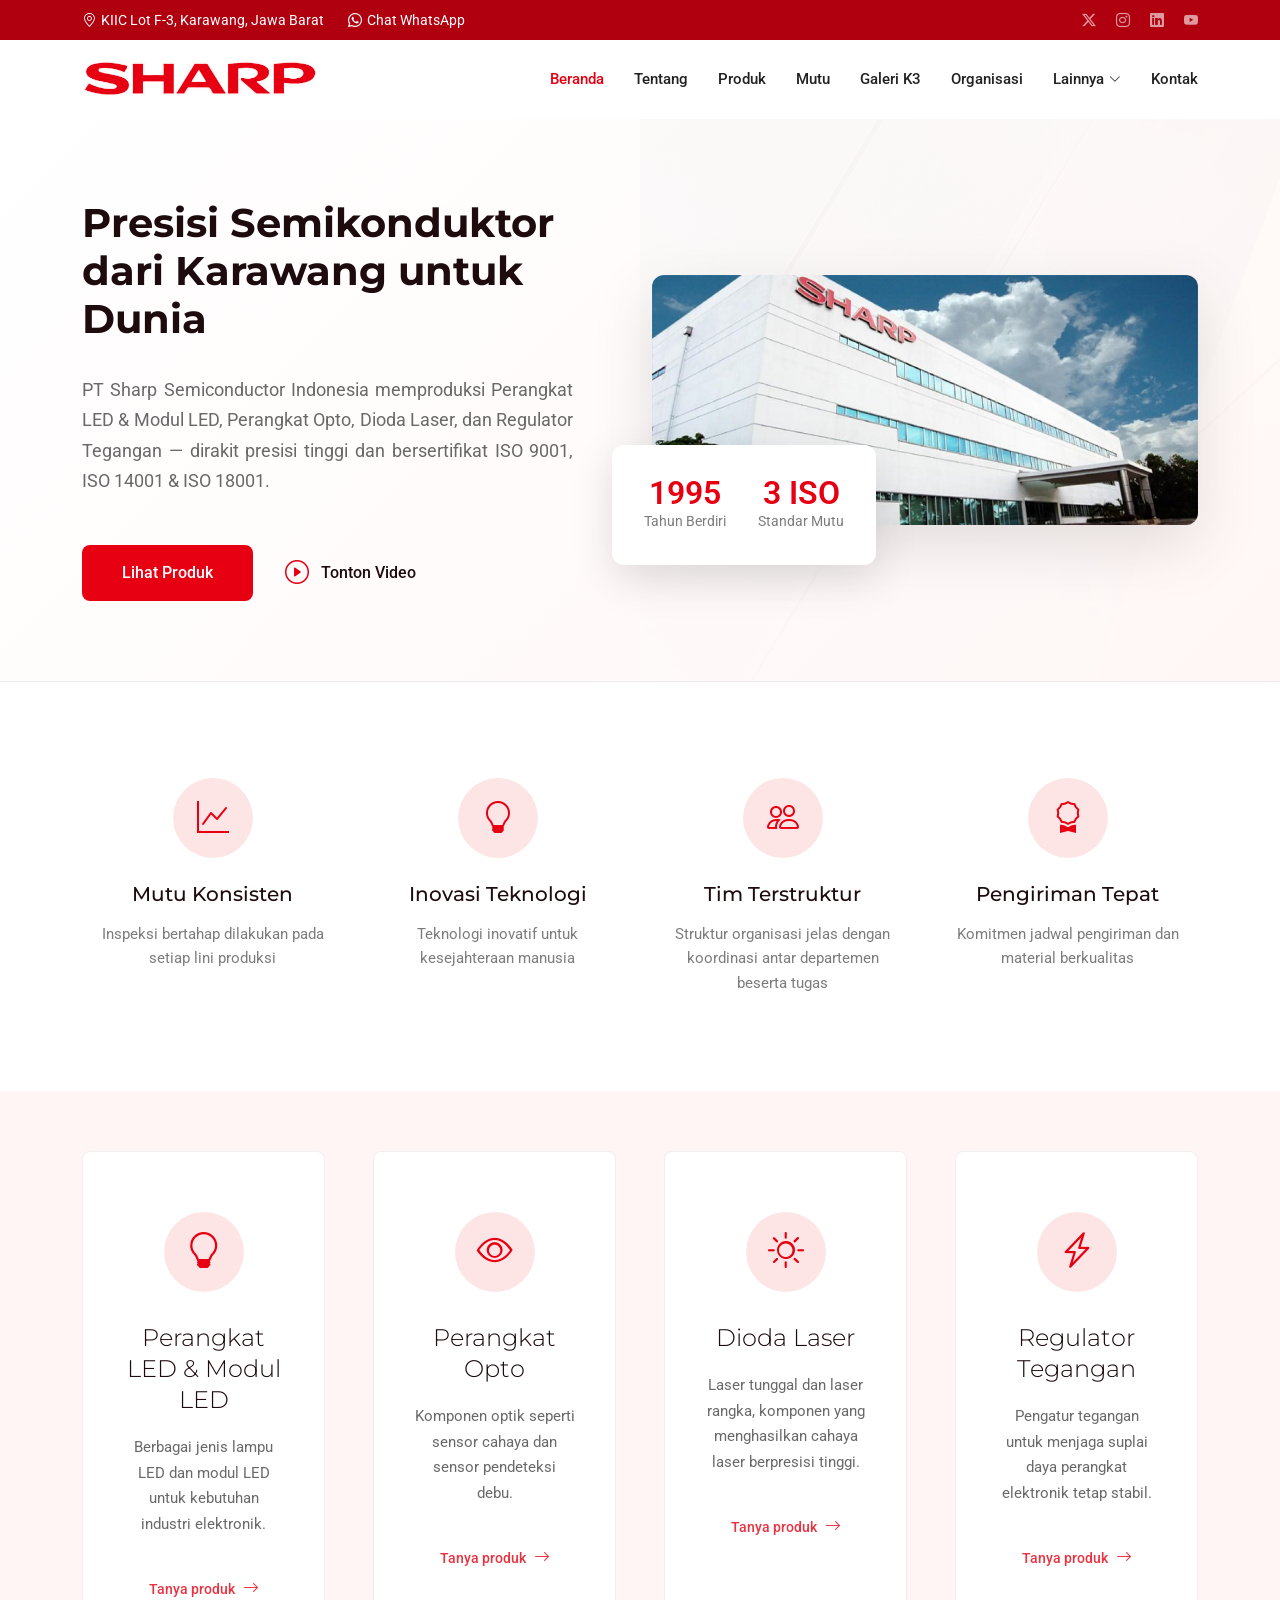
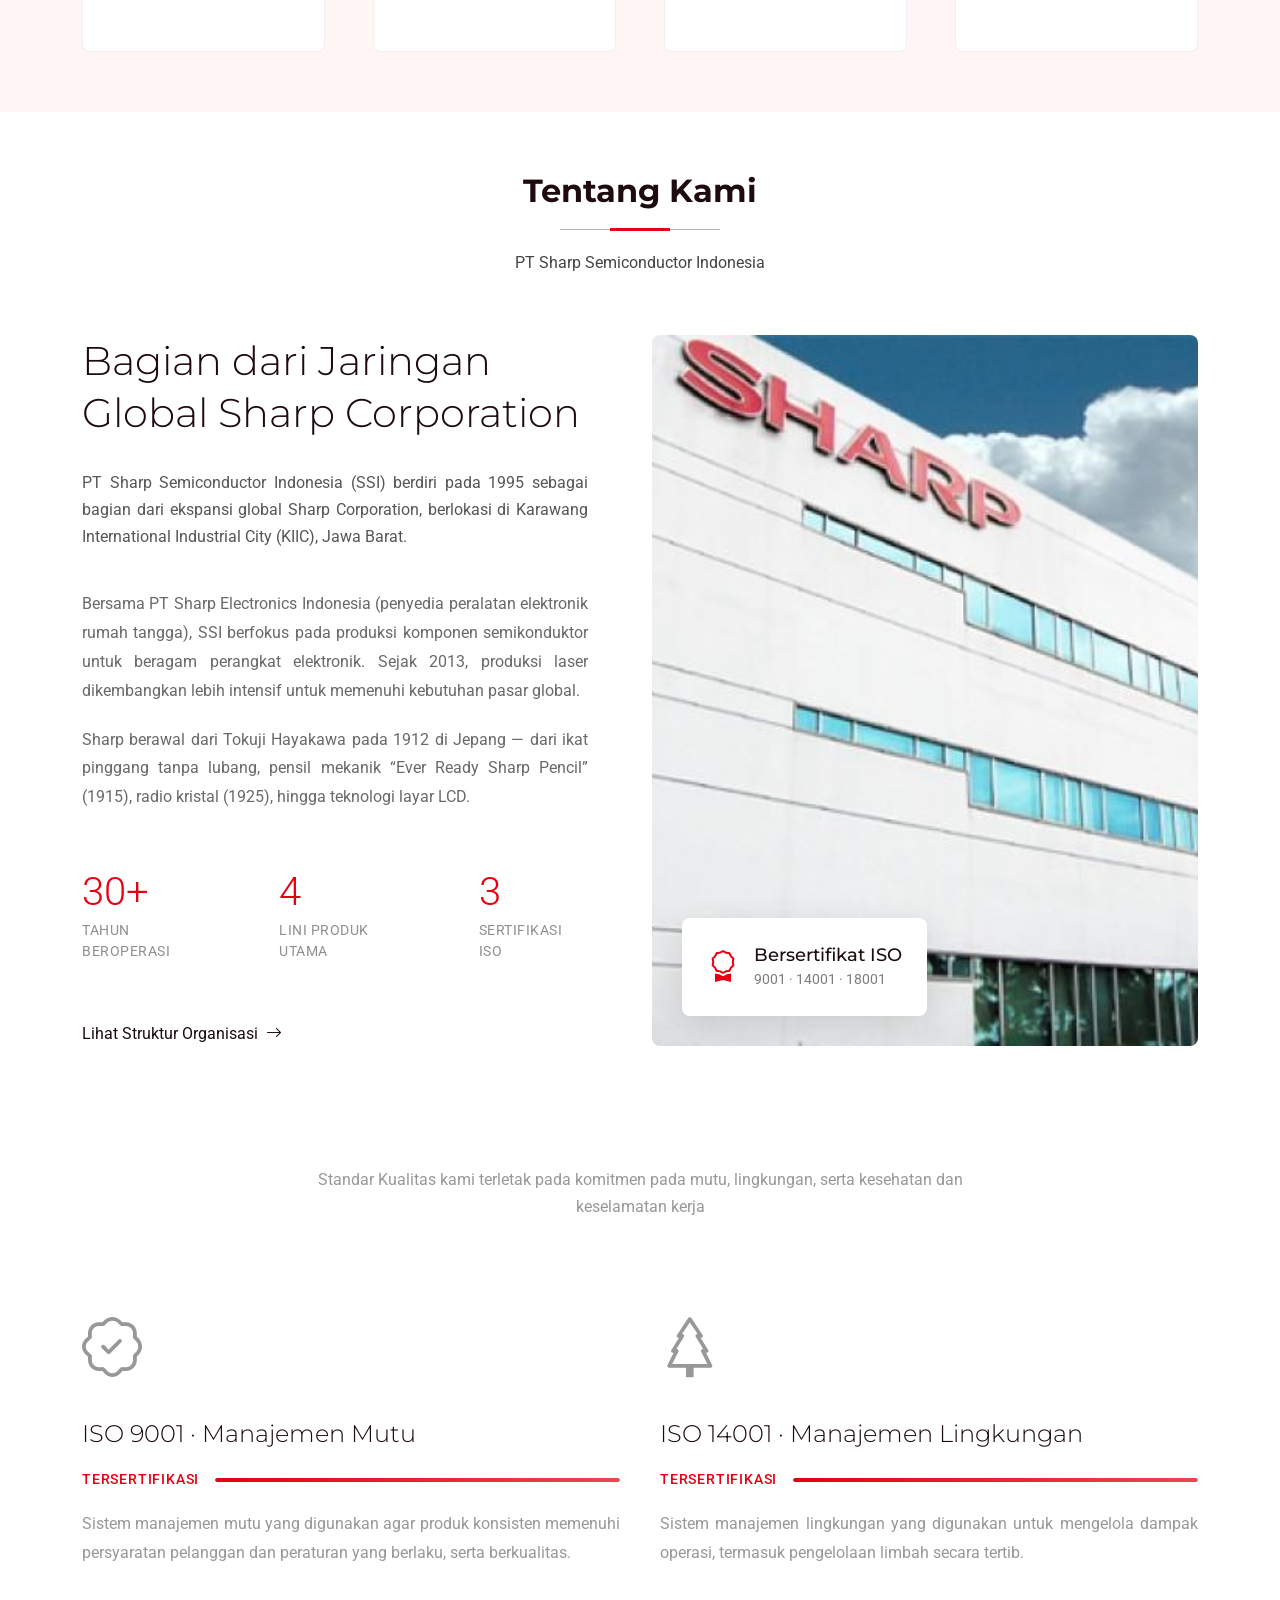
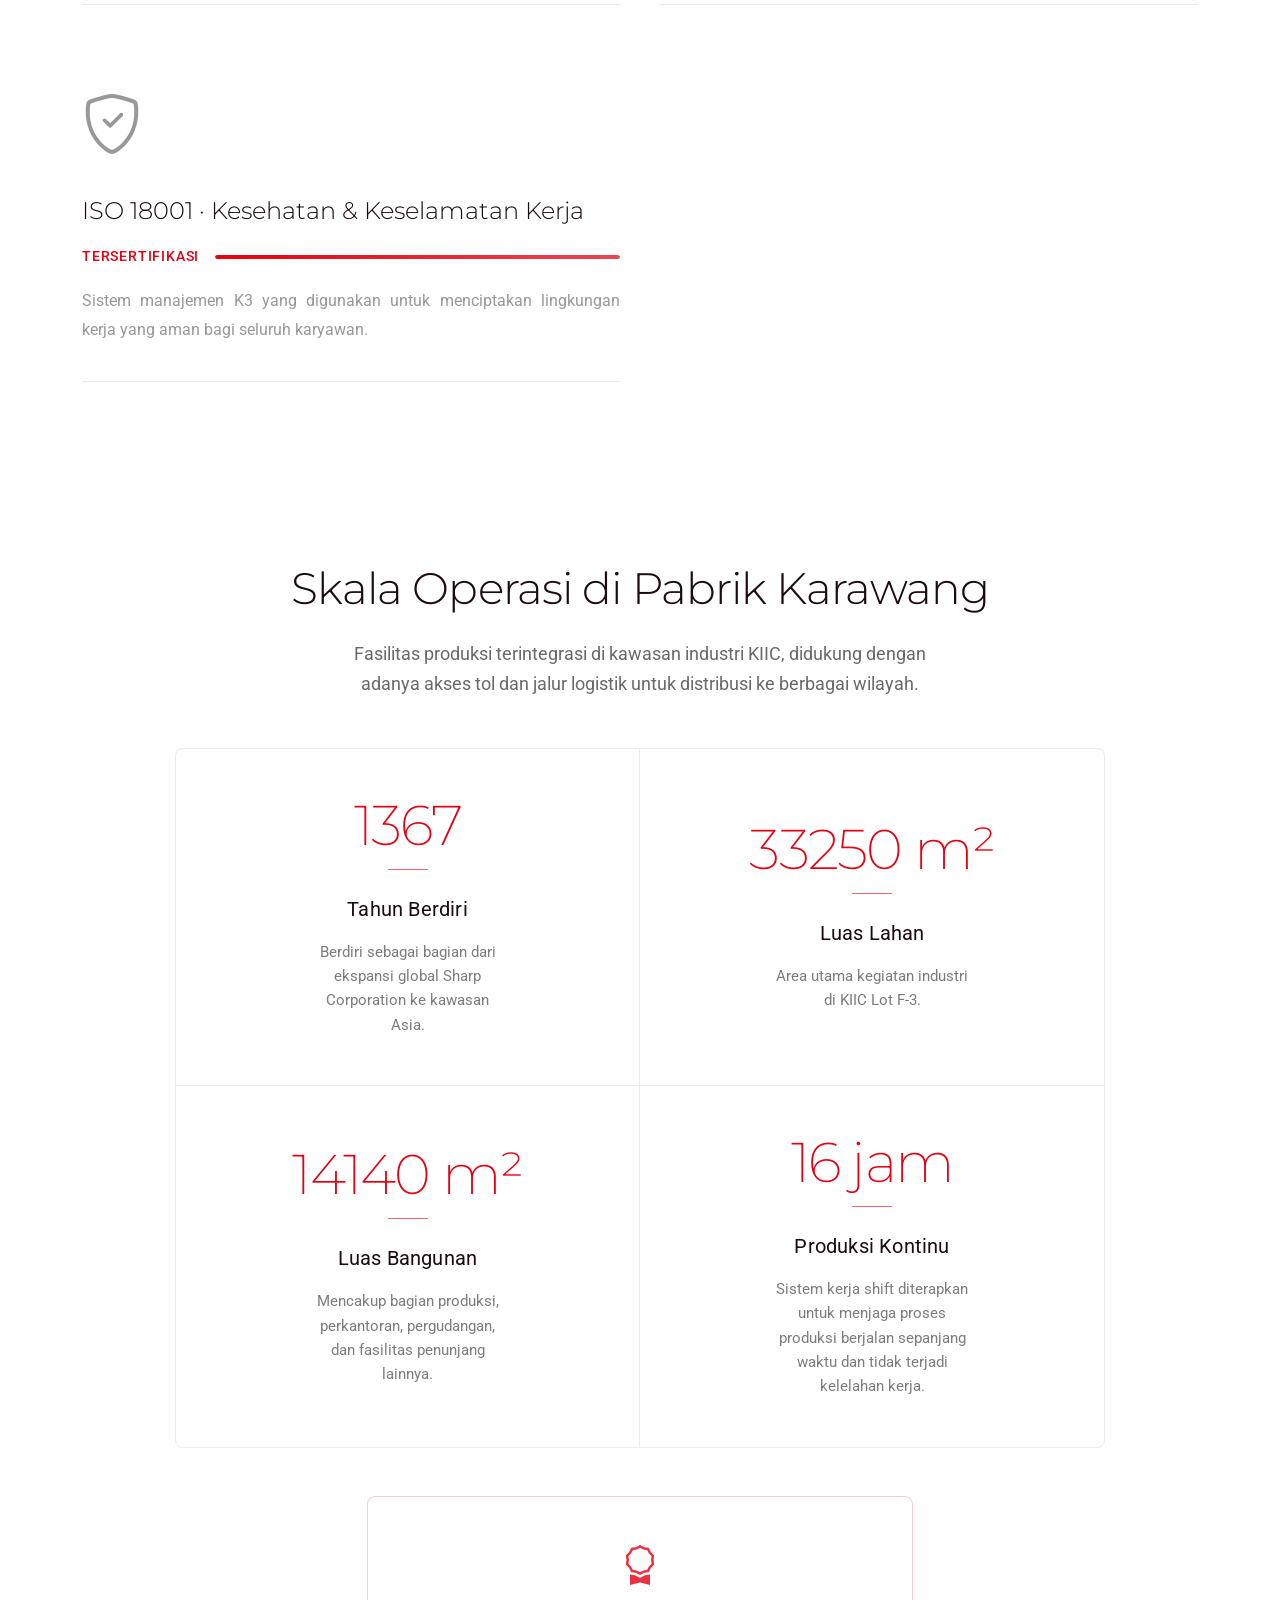
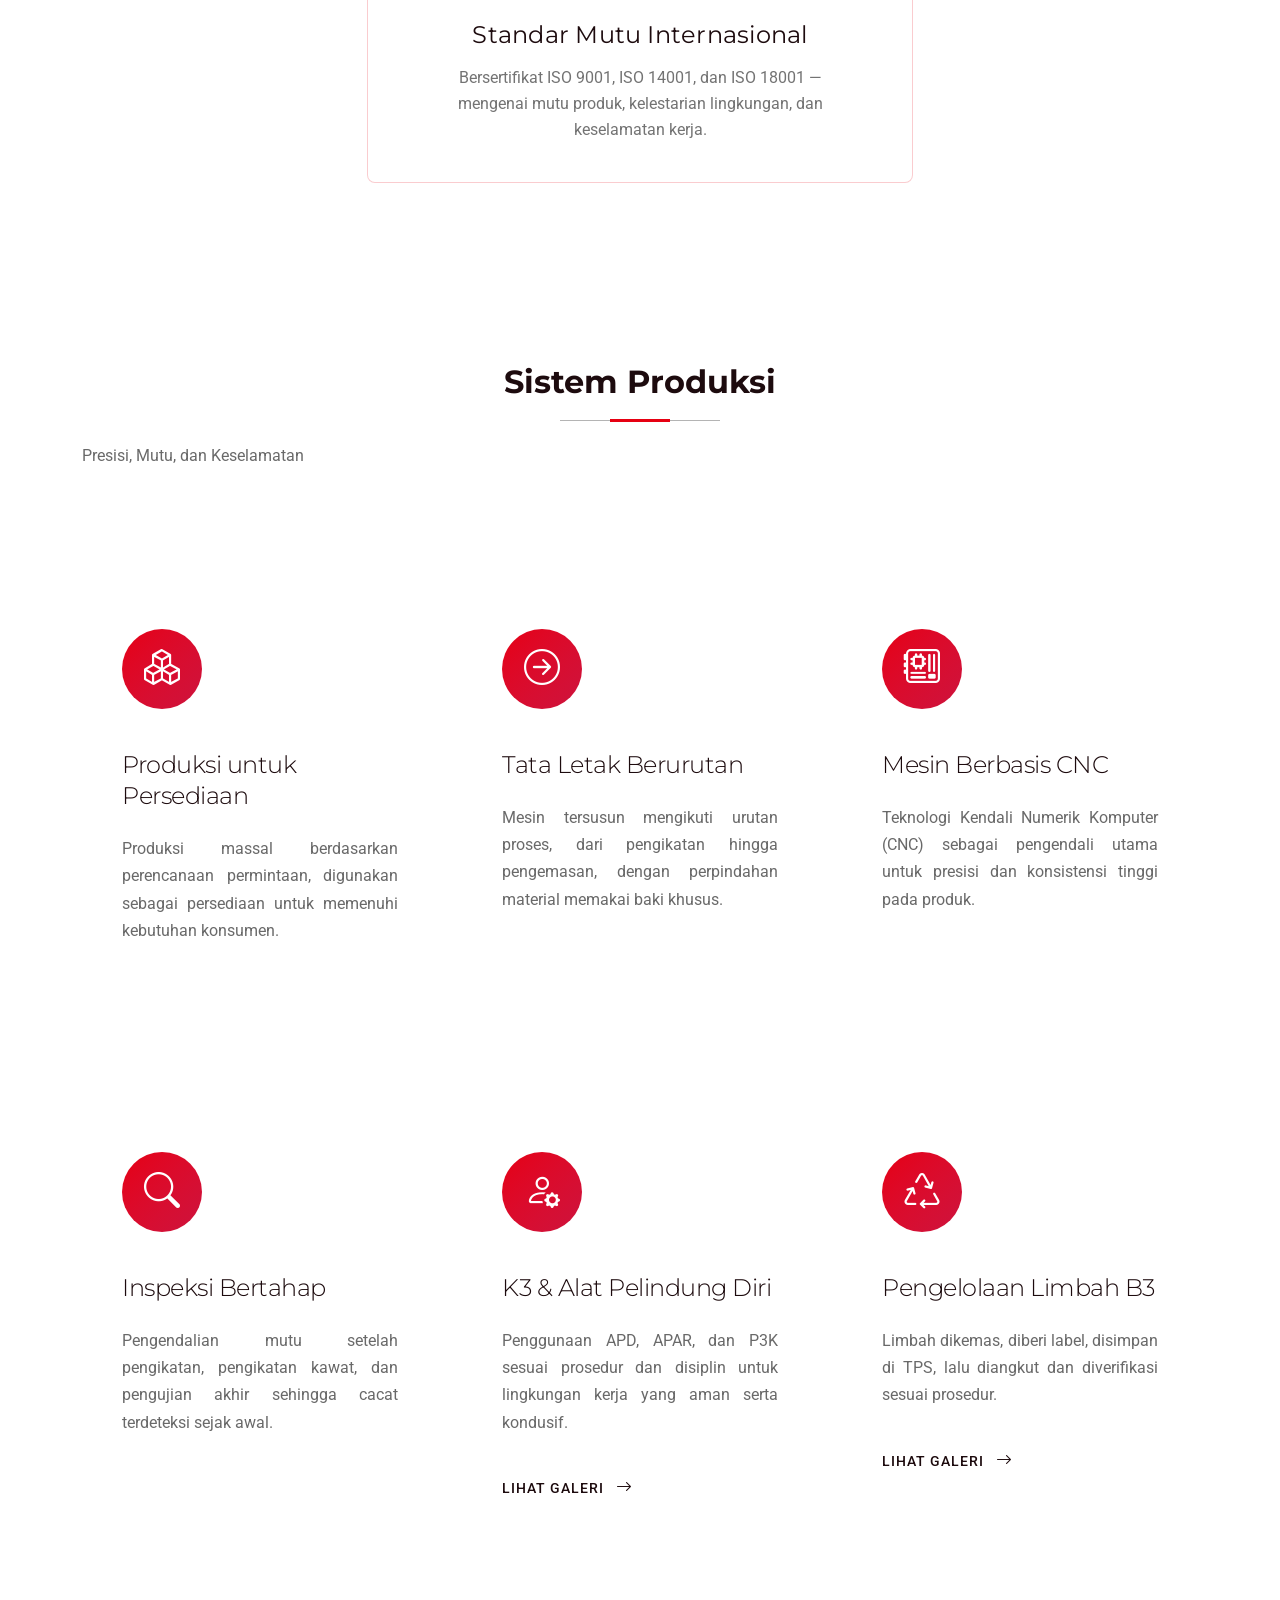
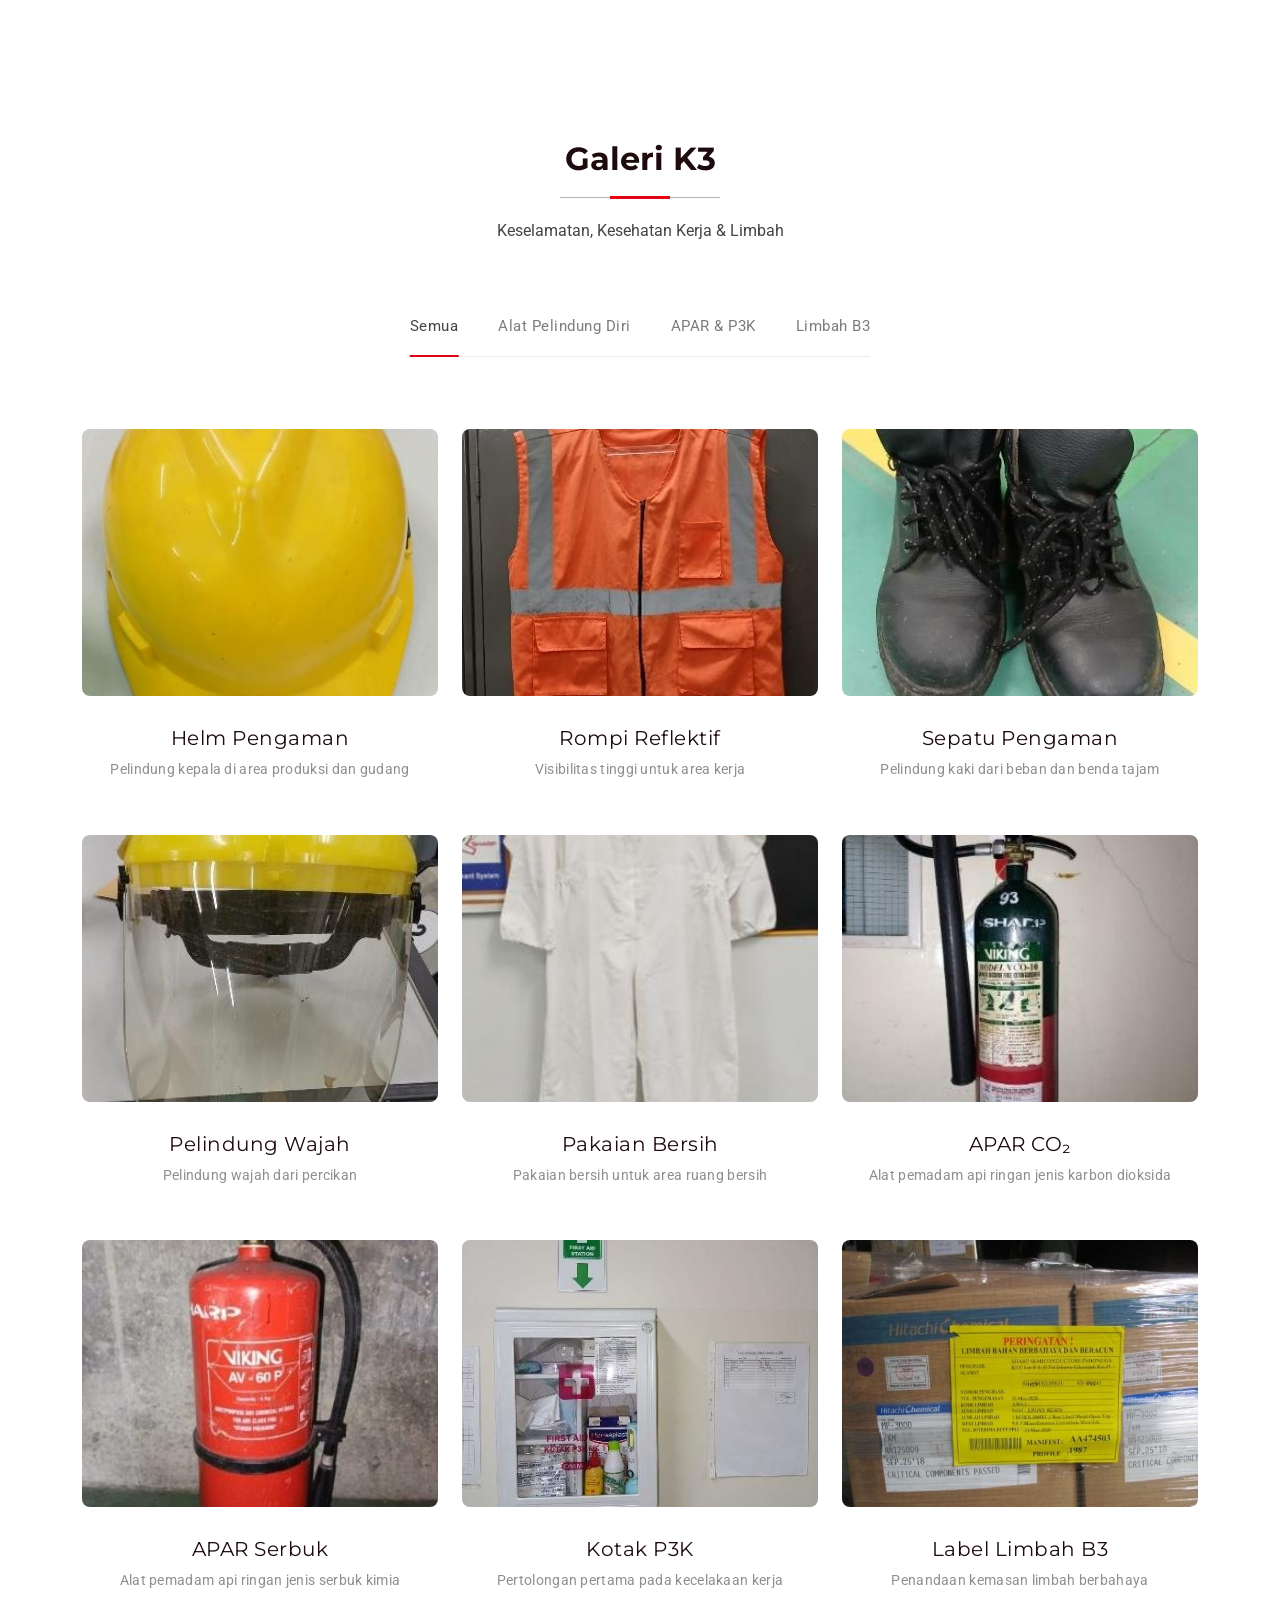
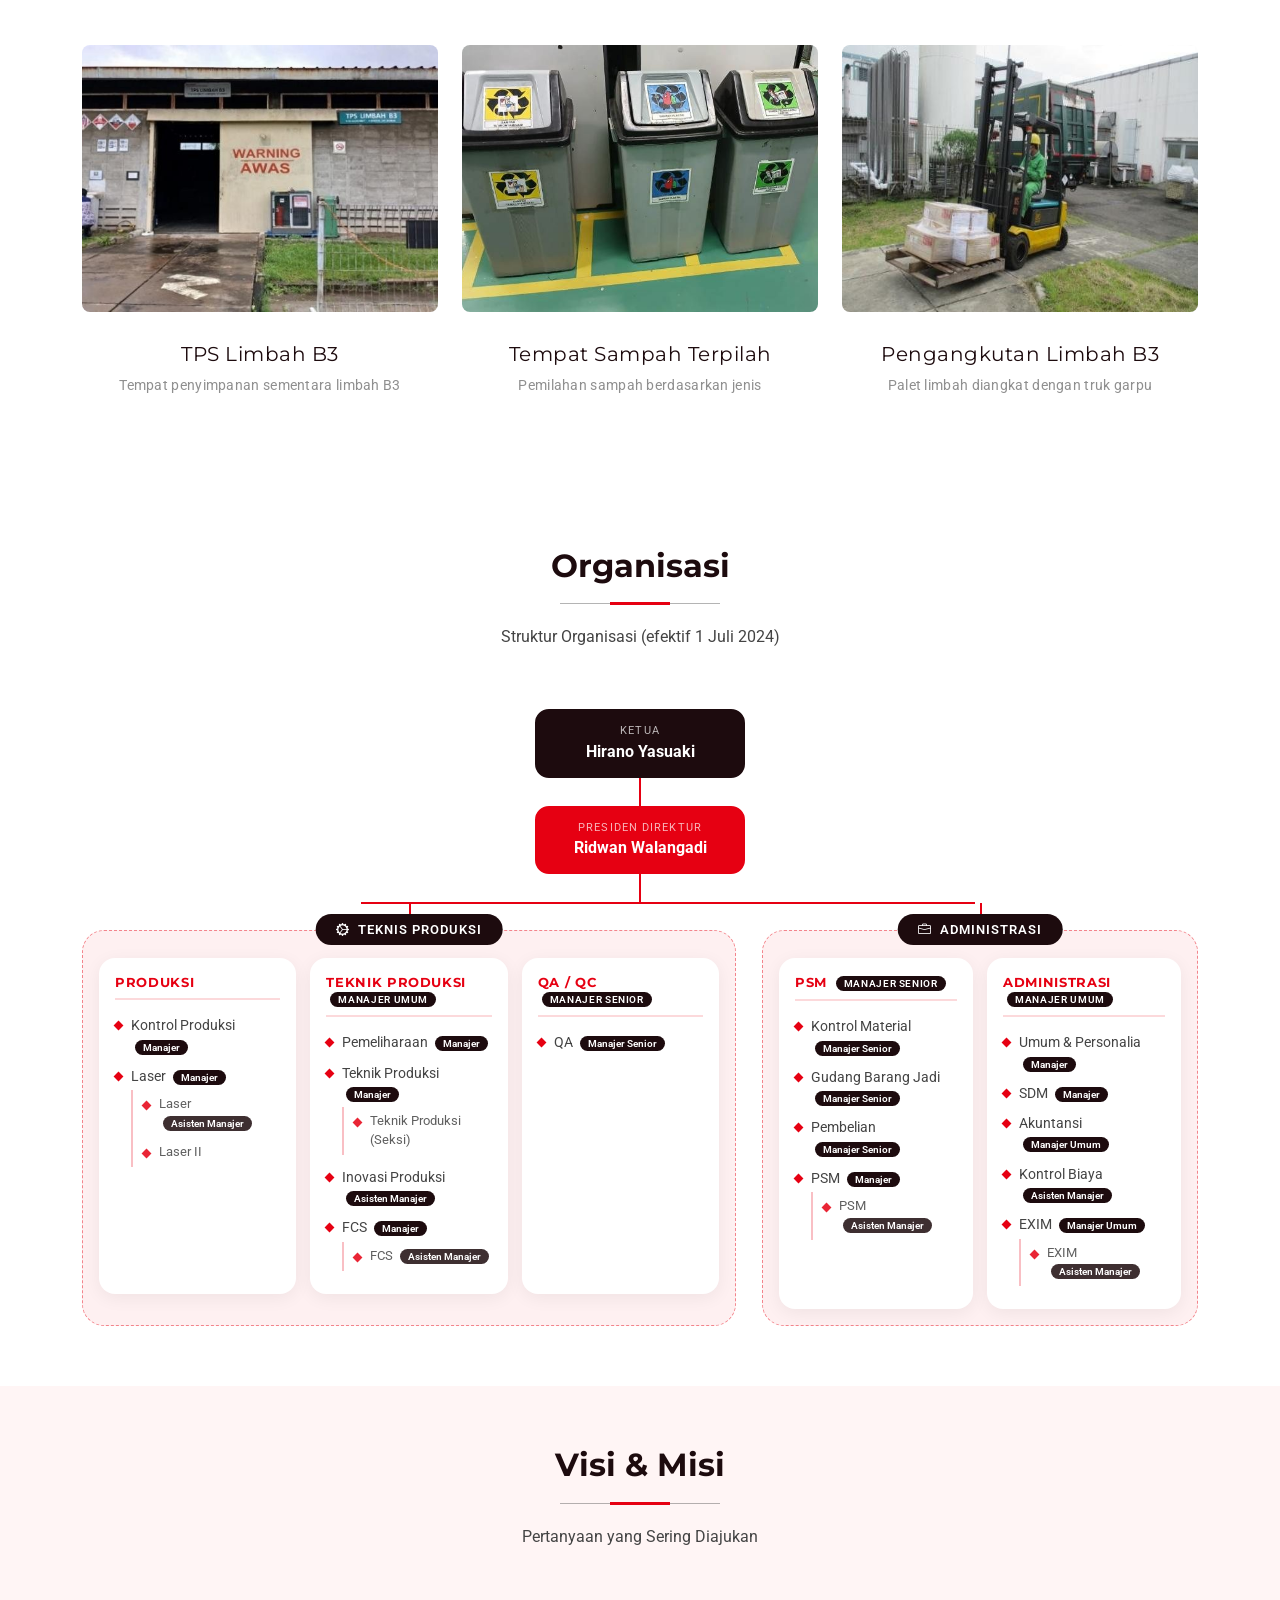
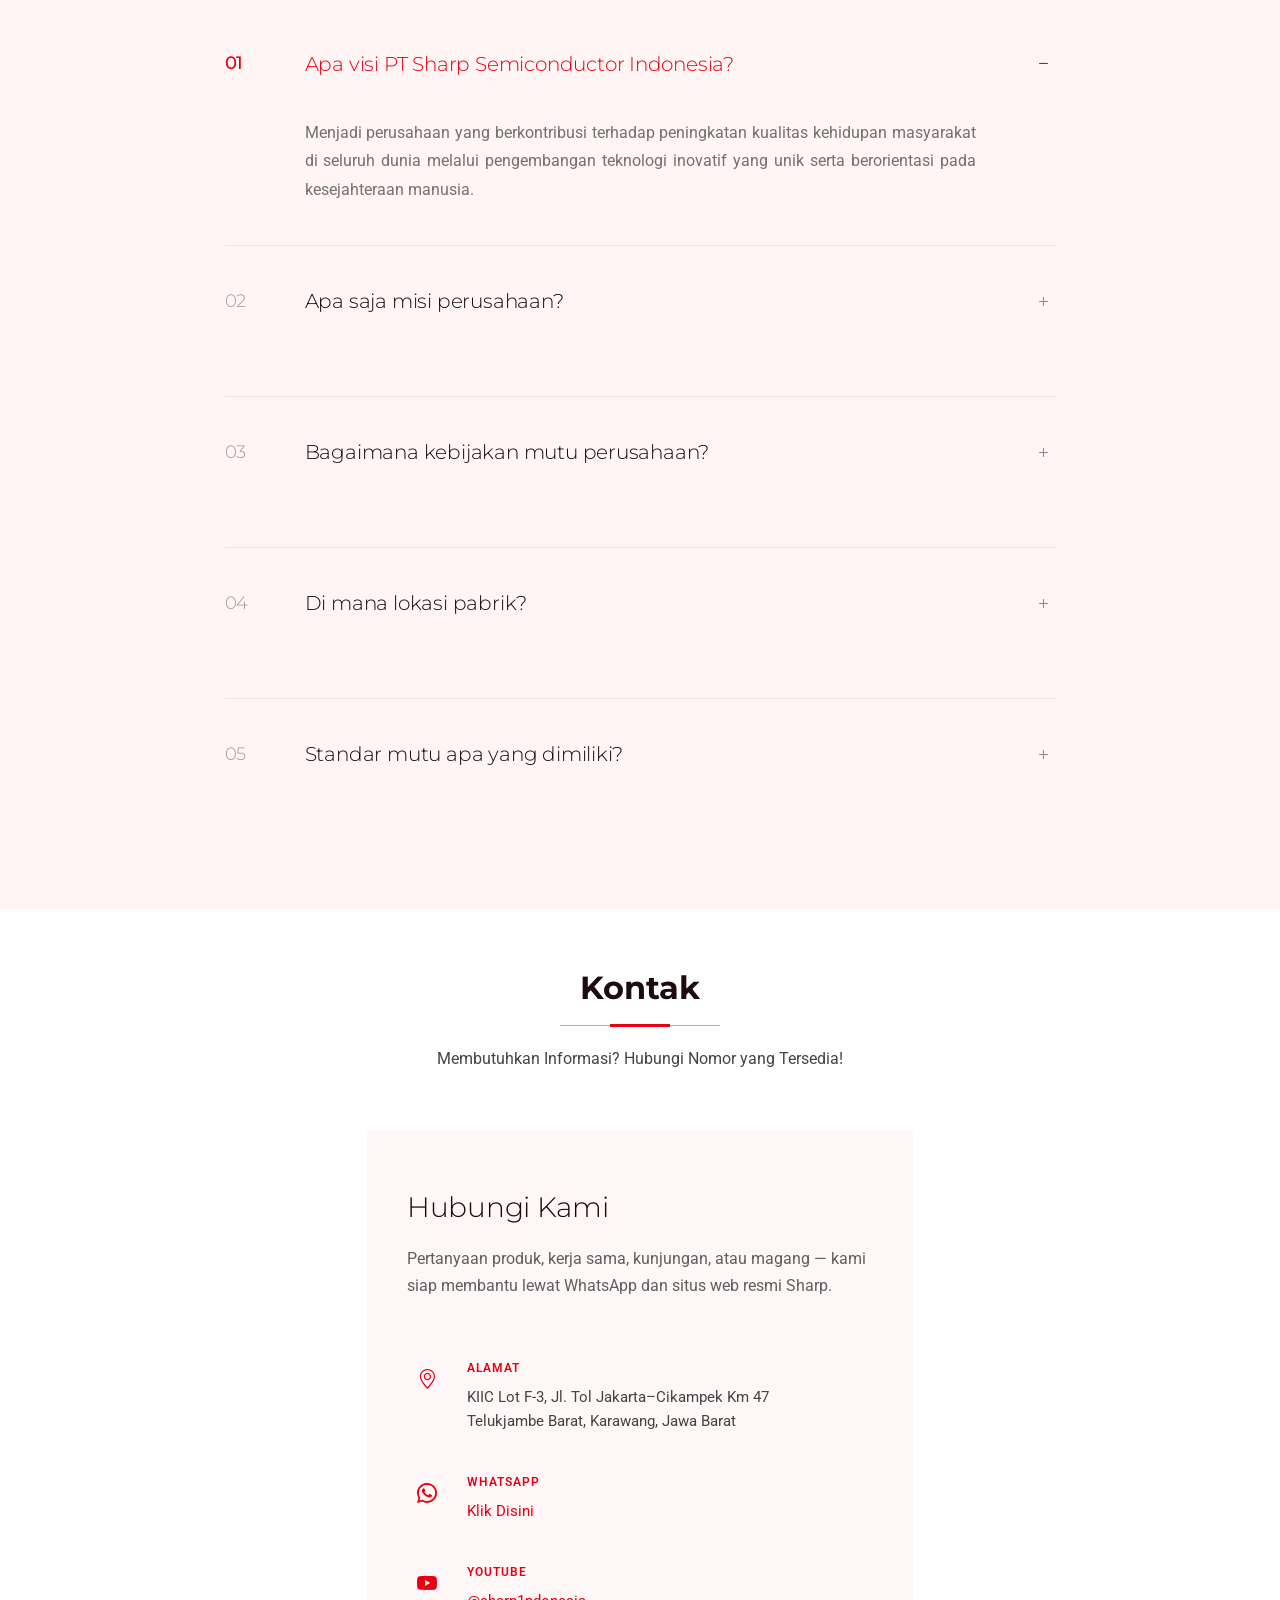
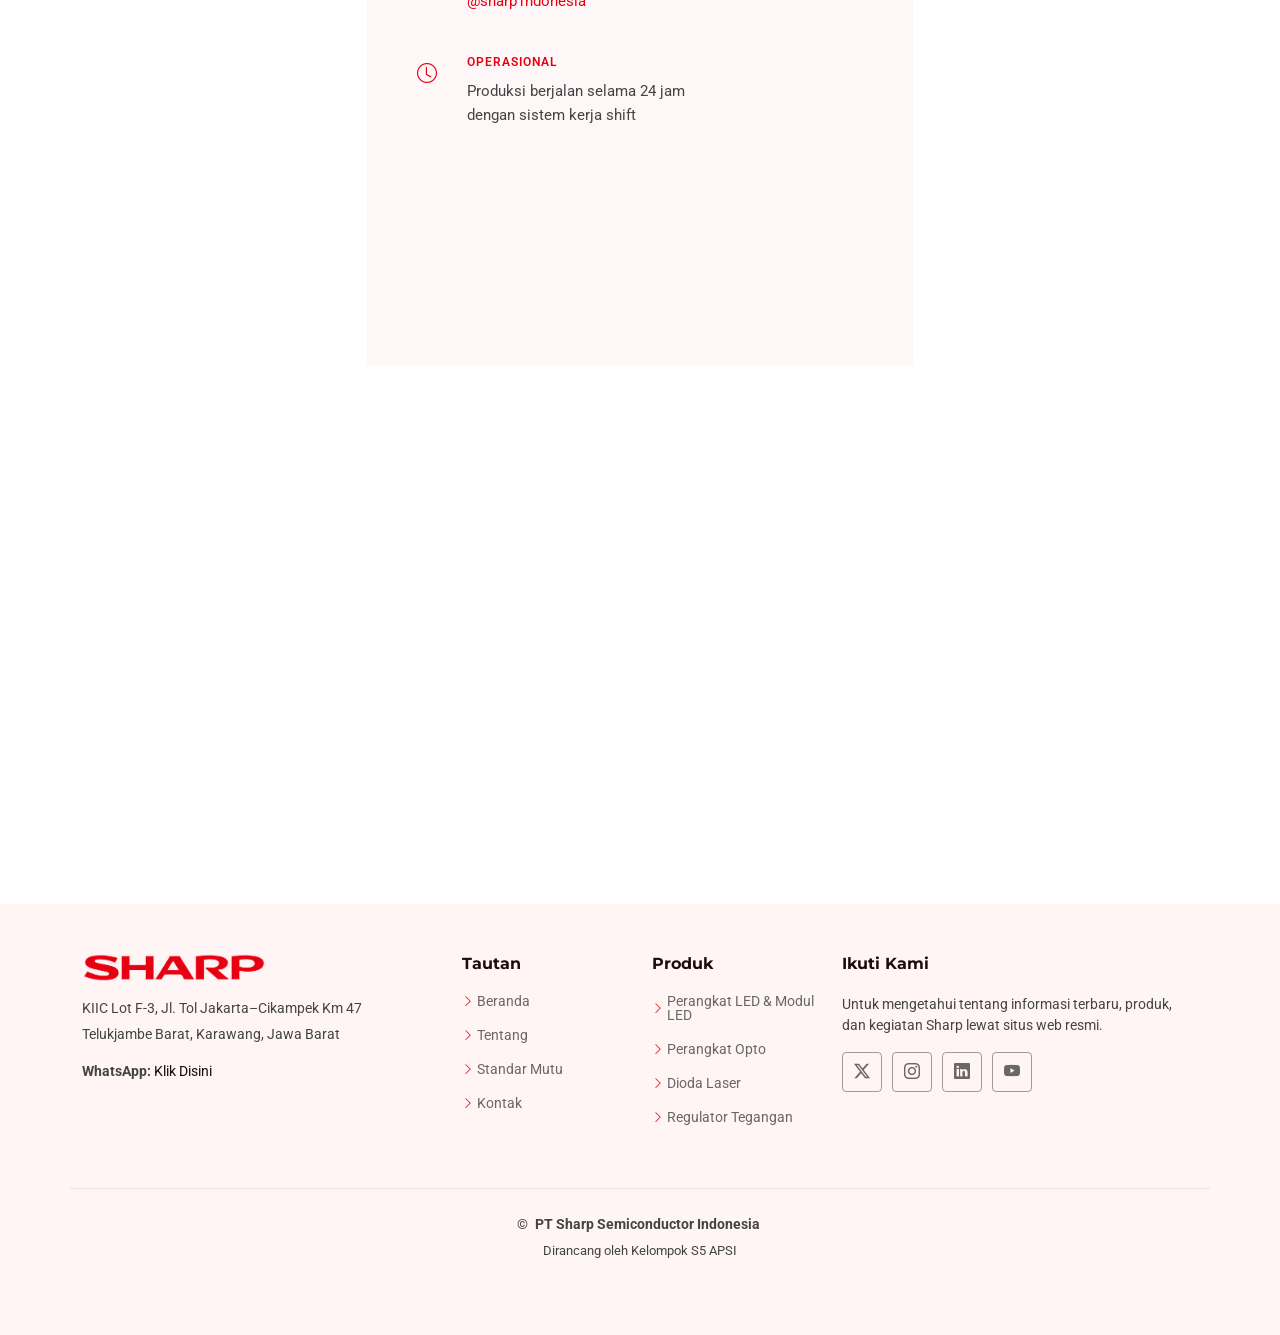
<file: SHARP S5/index.html>
<!DOCTYPE html>
<html lang="id">

<head>
  <meta charset="utf-8">
  <meta content="width=device-width, initial-scale=1.0" name="viewport">
  <title>PT Sharp Semiconductor Indonesia — LED, Opto, Dioda Laser &amp; Regulator Tegangan</title>
  <meta name="description" content="PT Sharp Semiconductor Indonesia, Karawang: Perangkat LED &amp; Modul LED, Perangkat Opto, Dioda Laser, Regulator Tegangan. Bersertifikat ISO 9001, ISO 14001, ISO 18001.">
  <meta name="keywords" content="Sharp Semiconductor Indonesia, LED, perangkat opto, dioda laser, regulator tegangan, ISO 9001, ISO 14001, ISO 18001, Karawang">

  <!-- Favicons -->
  <link href="assets/img/favicon.png" rel="icon">
  <link href="assets/img/apple-touch-icon.png" rel="apple-touch-icon">

  <!-- Fonts -->
  <link href="https://fonts.googleapis.com" rel="preconnect">
  <link href="https://fonts.gstatic.com" rel="preconnect" crossorigin>
  <link href="https://fonts.googleapis.com/css2?family=Roboto:ital,wght@0,100;0,300;0,400;0,500;0,700;0,900;1,100;1,300;1,400;1,500;1,700;1,900&family=Open+Sans:ital,wght@0,300;0,400;0,500;0,600;0,700;0,800;1,300;1,400;1,500;1,600;1,700;1,800&family=Montserrat:ital,wght@0,100;0,200;0,300;0,400;0,500;0,600;0,700;0,800;0,900;1,100;1,200;1,300;1,400;1,500;1,600;1,700;1,800;1,900&display=swap" rel="stylesheet">

  <!-- Vendor CSS Files -->
  <link href="assets/vendor/bootstrap/css/bootstrap.min.css" rel="stylesheet">
  <link href="assets/vendor/bootstrap-icons/bootstrap-icons.css" rel="stylesheet">
  <link href="assets/vendor/aos/aos.css" rel="stylesheet">
  <link href="assets/vendor/glightbox/css/glightbox.min.css" rel="stylesheet">
  <link href="assets/vendor/swiper/swiper-bundle.min.css" rel="stylesheet">

  <!-- Main CSS File -->
  <link href="assets/css/main.css" rel="stylesheet">
  <link href="assets/css/sharp-extras.css" rel="stylesheet">

  <!-- =======================================================
  * Template Name: CoreBiz
  * Template URL: https://bootstrapmade.com/corebiz-bootstrap-business-template/
  * Updated: Aug 30 2025 with Bootstrap v5.3.8
  * Author: BootstrapMade.com
  * License: https://bootstrapmade.com/license/
  ======================================================== -->
</head>

<body class="index-page">

  <header id="header" class="header sticky-top">

    <div class="topbar d-flex align-items-center dark-background">
      <div class="container d-flex justify-content-center justify-content-md-between">
        <div class="contact-info d-flex align-items-center">
          <i class="bi bi-geo-alt d-flex align-items-center"><a href="https://www.google.com/maps/search/?api=1&query=PT+Sharp+Semiconductor+Indonesia+KIIC+Karawang" target="_blank" rel="noopener">KIIC Lot F-3, Karawang, Jawa Barat</a></i>
          <i class="bi bi-whatsapp d-none d-md-flex align-items-center ms-4"><a href="#contact">Chat WhatsApp</a></i>
        </div>
        <div class="social-links d-none d-md-flex align-items-center">
          <a href="https://x.com/sharpindonesia" target="_blank" rel="noopener" class="twitter"><i class="bi bi-twitter-x"></i></a>
          <a href="https://www.instagram.com/sharpindonesia/" target="_blank" rel="noopener" class="instagram"><i class="bi bi-instagram"></i></a>
          <a href="https://www.linkedin.com/company/sharp/" target="_blank" rel="noopener" class="linkedin"><i class="bi bi-linkedin"></i></a>
          <a href="http://www.youtube.com/@sharp1ndonesia" target="_blank" rel="noopener" class="youtube"><i class="bi bi-youtube"></i></a>
        </div>
      </div>
    </div><!-- End Top Bar -->

    <div class="branding d-flex align-items-cente">

      <div class="container position-relative d-flex align-items-center justify-content-between">
        <a href="index.html" class="logo d-flex align-items-center">
          <img src="assets/img/sharp/logo-red.png" alt="SHARP">
        </a>

        <nav id="navmenu" class="navmenu">
          <ul>
            <li><a href="#hero" class="active">Beranda</a></li>
            <li><a href="#about">Tentang</a></li>
            <li><a href="#featured-services">Produk</a></li>
            <li><a href="#skills">Mutu</a></li>
            <li><a href="#portfolio">Galeri K3</a></li>
            <li><a href="#team">Organisasi</a></li>
            <li class="dropdown"><a href="#"><span>Lainnya</span> <i class="bi bi-chevron-down toggle-dropdown"></i></a>
              <ul>
                <li><a href="#services">Sistem Produksi</a></li>
                <li><a href="#faq">Visi, Misi &amp; Kebijakan Mutu</a></li>
                <li><a href="#lokasi">Lokasi &amp; Peta</a></li>
              </ul>
            </li>
            <li><a href="#contact">Kontak</a></li>
          </ul>
          <i class="mobile-nav-toggle d-xl-none bi bi-list"></i>
        </nav>

      </div>

    </div>

  </header>

  <main class="main">

    <!-- Hero Section -->
    <section id="hero" class="hero section">

      <div class="hero-content">
        <div class="container">
          <div class="row align-items-center">
            <div class="col-lg-6" data-aos="fade-up" data-aos-delay="100">
              <div class="content">
                <h1>Presisi Semikonduktor dari Karawang untuk Dunia</h1>
                <p>PT Sharp Semiconductor Indonesia memproduksi Perangkat LED &amp; Modul LED, Perangkat Opto, Dioda Laser, dan Regulator Tegangan — dirakit presisi tinggi dan bersertifikat ISO 9001, ISO 14001 &amp; ISO 18001.</p>
                <div class="cta-group">
                  <a href="#featured-services" class="btn-primary">Lihat Produk</a>
                  <a href="https://youtu.be/_nTZShgOJjQ" class="btn-secondary glightbox">
                    <i class="bi bi-play-circle"></i>
                    <span>Tonton Video</span>
                  </a>
                </div>
              </div>
            </div>
            <div class="col-lg-6" data-aos="fade-up" data-aos-delay="200">
              <div class="hero-image">
                <img src="assets/img/sharp/gedung.jpg" alt="Gedung PT Sharp Semiconductor Indonesia" class="img-fluid">
                <div class="floating-card" data-aos="fade-up" data-aos-delay="300">
                  <div class="card-content">
                    <div class="metric">
                      <span class="number">1995</span>
                      <span class="label">Tahun Berdiri</span>
                    </div>
                    <div class="metric">
                      <span class="number">3 ISO</span>
                      <span class="label">Standar Mutu</span>
                    </div>
                  </div>
                </div>
              </div>
            </div>
          </div>
        </div>

        <div class="hero-features">
          <div class="container">
            <div class="row">
              <div class="col-lg-3 col-md-6" data-aos="fade-up" data-aos-delay="100">
                <div class="feature-item">
                  <div class="icon">
                    <i class="bi bi-graph-up"></i>
                  </div>
                  <h4>Mutu Konsisten</h4>
                  <p>Inspeksi bertahap dilakukan pada setiap lini produksi</p>
                </div>
              </div>
              <div class="col-lg-3 col-md-6" data-aos="fade-up" data-aos-delay="200">
                <div class="feature-item">
                  <div class="icon">
                    <i class="bi bi-lightbulb"></i>
                  </div>
                  <h4>Inovasi Teknologi</h4>
                  <p>Teknologi inovatif untuk kesejahteraan manusia</p>
                </div>
              </div>
              <div class="col-lg-3 col-md-6" data-aos="fade-up" data-aos-delay="300">
                <div class="feature-item">
                  <div class="icon">
                    <i class="bi bi-people"></i>
                  </div>
                  <h4>Tim Terstruktur</h4>
                  <p>Struktur organisasi jelas dengan koordinasi antar departemen beserta tugas</p>
                </div>
              </div>
              <div class="col-lg-3 col-md-6" data-aos="fade-up" data-aos-delay="400">
                <div class="feature-item">
                  <div class="icon">
                    <i class="bi bi-award"></i>
                  </div>
                  <h4>Pengiriman Tepat</h4>
                  <p>Komitmen jadwal pengiriman dan material berkualitas</p>
                </div>
              </div>
            </div>
          </div>
        </div>

      </div>

    </section><!-- /Hero Section -->

    <!-- Featured Services Section -->
    <section id="featured-services" class="featured-services section light-background">

      <div class="container" data-aos="fade-up" data-aos-delay="100">

        <div class="row g-5">

          <div class="col-lg-3 col-md-6" data-aos="fade-up" data-aos-delay="200">
            <div class="service-item">
              <div class="service-icon">
                <i class="bi bi-lightbulb"></i>
              </div>
              <h3>Perangkat LED &amp; Modul LED</h3>
              <p>Berbagai jenis lampu LED dan modul LED untuk kebutuhan industri elektronik.</p>
              <a href="#contact" class="service-link" data-wa="Halo Sharp Semiconductor Indonesia, saya tertarik dengan produk Perangkat LED &amp; Modul LED. Boleh minta informasi spesifikasi dan prosedur pemesanannya?">
                <span>Tanya produk</span>
                <i class="bi bi-arrow-right"></i>
              </a>
            </div>
          </div><!-- End Service Item -->

          <div class="col-lg-3 col-md-6" data-aos="fade-up" data-aos-delay="300">
            <div class="service-item">
              <div class="service-icon">
                <i class="bi bi-eye"></i>
              </div>
              <h3>Perangkat Opto</h3>
              <p>Komponen optik seperti sensor cahaya dan sensor pendeteksi debu.</p>
              <a href="#contact" class="service-link" data-wa="Halo Sharp Semiconductor Indonesia, saya ingin bertanya mengenai produk Perangkat Opto. Mohon informasinya.">
                <span>Tanya produk</span>
                <i class="bi bi-arrow-right"></i>
              </a>
            </div>
          </div><!-- End Service Item -->

          <div class="col-lg-3 col-md-6" data-aos="fade-up" data-aos-delay="400">
            <div class="service-item">
              <div class="service-icon">
                <i class="bi bi-brightness-high"></i>
              </div>
              <h3>Dioda Laser</h3>
              <p>Laser tunggal dan laser rangka, komponen yang menghasilkan cahaya laser berpresisi tinggi.</p>
              <a href="#contact" class="service-link" data-wa="Halo Sharp Semiconductor Indonesia, saya ingin mengetahui lebih lanjut tentang produk Dioda Laser. Boleh dibantu informasinya?">
                <span>Tanya produk</span>
                <i class="bi bi-arrow-right"></i>
              </a>
            </div>
          </div><!-- End Service Item -->

          <div class="col-lg-3 col-md-6" data-aos="fade-up" data-aos-delay="500">
            <div class="service-item">
              <div class="service-icon">
                <i class="bi bi-lightning-charge"></i>
              </div>
              <h3>Regulator Tegangan</h3>
              <p>Pengatur tegangan untuk menjaga suplai daya perangkat elektronik tetap stabil.</p>
              <a href="#contact" class="service-link" data-wa="Halo Sharp Semiconductor Indonesia, saya ingin bertanya mengenai produk Regulator Tegangan. Mohon informasi detailnya.">
                <span>Tanya produk</span>
                <i class="bi bi-arrow-right"></i>
              </a>
            </div>
          </div><!-- End Service Item -->

        </div>

      </div>

    </section><!-- /Featured Services Section -->

    <!-- About Section -->
    <section id="about" class="about section">

      <!-- Section Title -->
      <div class="container section-title" data-aos="fade-up">
        <h2>Tentang Kami</h2>
        <p>PT Sharp Semiconductor Indonesia</p>
      </div><!-- End Section Title -->

      <div class="container" data-aos="fade-up" data-aos-delay="100">

        <div class="row">
          <div class="col-lg-6" data-aos="fade-right" data-aos-delay="200">
            <div class="content">
              <h2>Bagian dari Jaringan Global Sharp Corporation</h2>
              <p class="lead">PT Sharp Semiconductor Indonesia (SSI) berdiri pada 1995 sebagai bagian dari ekspansi global Sharp Corporation, berlokasi di Karawang International Industrial City (KIIC), Jawa Barat.</p>

              <div class="description">
                <p>Bersama PT Sharp Electronics Indonesia (penyedia peralatan elektronik rumah tangga), SSI berfokus pada produksi komponen semikonduktor untuk beragam perangkat elektronik. Sejak 2013, produksi laser dikembangkan lebih intensif untuk memenuhi kebutuhan pasar global.</p>

                <p>Sharp berawal dari Tokuji Hayakawa pada 1912 di Jepang — dari ikat pinggang tanpa lubang, pensil mekanik “Ever Ready Sharp Pencil” (1915), radio kristal (1925), hingga teknologi layar LCD.</p>
              </div>

              <div class="stats-row">
                <div class="stat-item" data-aos="fade-up" data-aos-delay="300">
                  <div class="stat-number">
                    <span data-purecounter-start="0" data-purecounter-end="30" data-purecounter-duration="1" class="purecounter"></span>+
                  </div>
                  <div class="stat-label">Tahun Beroperasi</div>
                </div>

                <div class="stat-item" data-aos="fade-up" data-aos-delay="400">
                  <div class="stat-number">
                    <span data-purecounter-start="0" data-purecounter-end="4" data-purecounter-duration="1" class="purecounter"></span>
                  </div>
                  <div class="stat-label">Lini Produk Utama</div>
                </div>

                <div class="stat-item" data-aos="fade-up" data-aos-delay="500">
                  <div class="stat-number">
                    <span data-purecounter-start="0" data-purecounter-end="3" data-purecounter-duration="1" class="purecounter"></span>
                  </div>
                  <div class="stat-label">Sertifikasi ISO</div>
                </div>
              </div><!-- End Stats Row -->

              <div class="cta-section" data-aos="fade-up" data-aos-delay="300">
                <a href="#team" class="btn-link">Lihat Struktur Organisasi <i class="bi bi-arrow-right"></i></a>
              </div>
            </div>
          </div>

          <div class="col-lg-6" data-aos="fade-left" data-aos-delay="200">
            <div class="image-container">
              <img src="assets/img/sharp/gedung.jpg" alt="Gedung PT Sharp Semiconductor Indonesia" class="img-fluid" style="object-fit:cover;object-position:38% center;width:100%;height:100%">
              <div class="image-overlay">
                <div class="overlay-content">
                  <i class="bi bi-award"></i>
                  <div class="overlay-text">
                    <h4>Bersertifikat ISO</h4>
                    <p>9001 · 14001 · 18001</p>
                  </div>
                </div>
              </div>
            </div>
          </div>
        </div>

      </div>

    </section><!-- /About Section -->

    <!-- Skills Section -->
    <section id="skills" class="skills section">

      <div class="container" data-aos="fade-up" data-aos-delay="100">

        <div class="row justify-content-center">
          <div class="col-lg-8">
            <div class="intro-content text-center mb-5" data-aos="fade-up" data-aos-delay="150">
              <p class="lead-text">Standar Kualitas kami terletak pada komitmen pada mutu, lingkungan, serta kesehatan dan keselamatan kerja</p>
            </div>
          </div>
        </div>

        <div class="skills-grid">
          <div class="skill-item skills-animation" data-aos="fade-up" data-aos-delay="200">
            <div class="skill-icon">
              <i class="bi bi-patch-check"></i>
            </div>
            <h3 class="skill-name">ISO 9001 · Manajemen Mutu</h3>
            <div class="skill-level">
              <span class="level-text">Tersertifikasi</span>
              <div class="progress-track progress">
                <div class="progress-bar" role="progressbar" aria-valuenow="100" aria-valuemin="0" aria-valuemax="100"></div>
              </div>
            </div>
            <p class="skill-description">Sistem manajemen mutu yang digunakan agar produk konsisten memenuhi persyaratan pelanggan dan peraturan yang berlaku, serta berkualitas.</p>
          </div>
          <div class="skill-item skills-animation" data-aos="fade-up" data-aos-delay="250">
            <div class="skill-icon">
              <i class="bi bi-tree"></i>
            </div>
            <h3 class="skill-name">ISO 14001 · Manajemen Lingkungan</h3>
            <div class="skill-level">
              <span class="level-text">Tersertifikasi</span>
              <div class="progress-track progress">
                <div class="progress-bar" role="progressbar" aria-valuenow="100" aria-valuemin="0" aria-valuemax="100"></div>
              </div>
            </div>
            <p class="skill-description">Sistem manajemen lingkungan yang digunakan untuk mengelola dampak operasi, termasuk pengelolaan limbah secara tertib.</p>
          </div>
          <div class="skill-item skills-animation" data-aos="fade-up" data-aos-delay="300">
            <div class="skill-icon">
              <i class="bi bi-shield-check"></i>
            </div>
            <h3 class="skill-name">ISO 18001 · Kesehatan &amp; Keselamatan Kerja</h3>
            <div class="skill-level">
              <span class="level-text">Tersertifikasi</span>
              <div class="progress-track progress">
                <div class="progress-bar" role="progressbar" aria-valuenow="100" aria-valuemin="0" aria-valuemax="100"></div>
              </div>
            </div>
            <p class="skill-description">Sistem manajemen K3 yang digunakan untuk menciptakan lingkungan kerja yang aman bagi seluruh karyawan.</p>
          </div>
        </div>

      </div>

    </section><!-- /Skills Section -->

    <!-- Stats Section -->
    <section id="stats" class="stats section">

      <div class="container" data-aos="fade-up" data-aos-delay="100">

        <div class="row justify-content-center mb-5">
          <div class="col-lg-8 text-center" data-aos="fade-up" data-aos-delay="200">
            <h2 class="section-headline mb-4">Skala Operasi di Pabrik Karawang</h2>
            <p class="section-description">Fasilitas produksi terintegrasi di kawasan industri KIIC, didukung dengan adanya akses tol dan jalur logistik untuk distribusi ke berbagai wilayah.</p>
          </div>
        </div>

        <div class="stats-grid row g-0 justify-content-center">
          <div class="col-lg-10">
            <div class="stats-container">

              <div class="stat-item" data-aos="fade-up" data-aos-delay="100">
                <div class="stat-content">
                  <div class="stat-number">
                    <span data-purecounter-start="0" data-purecounter-end="1995" data-purecounter-duration="2" class="purecounter"></span>
                  </div>
                  <div class="stat-divider"></div>
                  <div class="stat-label">Tahun Berdiri</div>
                  <p class="stat-description">Berdiri sebagai bagian dari ekspansi global Sharp Corporation ke kawasan Asia.</p>
                </div>
              </div>

              <div class="stat-item" data-aos="fade-up" data-aos-delay="200">
                <div class="stat-content">
                  <div class="stat-number">
                    <span data-purecounter-start="0" data-purecounter-end="50000" data-purecounter-duration="2" class="purecounter"></span> m²
                  </div>
                  <div class="stat-divider"></div>
                  <div class="stat-label">Luas Lahan</div>
                  <p class="stat-description">Area utama kegiatan industri di KIIC Lot F-3.</p>
                </div>
              </div>

              <div class="stat-item" data-aos="fade-up" data-aos-delay="300">
                <div class="stat-content">
                  <div class="stat-number">
                    <span data-purecounter-start="0" data-purecounter-end="21424" data-purecounter-duration="2" class="purecounter"></span> m²
                  </div>
                  <div class="stat-divider"></div>
                  <div class="stat-label">Luas Bangunan</div>
                  <p class="stat-description">Mencakup bagian produksi, perkantoran, pergudangan, dan fasilitas penunjang lainnya.</p>
                </div>
              </div>

              <div class="stat-item" data-aos="fade-up" data-aos-delay="400">
                <div class="stat-content">
                  <div class="stat-number">
                    <span data-purecounter-start="0" data-purecounter-end="24" data-purecounter-duration="2" class="purecounter"></span> jam
                  </div>
                  <div class="stat-divider"></div>
                  <div class="stat-label">Produksi Kontinu</div>
                  <p class="stat-description">Sistem kerja shift diterapkan untuk menjaga proses produksi berjalan sepanjang waktu dan tidak terjadi kelelahan kerja.</p>
                </div>
              </div>

            </div>
          </div>
        </div>

        <div class="row justify-content-center mt-5">
          <div class="col-lg-6 text-center" data-aos="fade-up" data-aos-delay="500">
            <div class="achievement-badge">
              <div class="badge-icon">
                <i class="bi bi-award"></i>
              </div>
              <div class="badge-content">
                <h4 class="badge-title">Standar Mutu Internasional</h4>
                <p class="badge-text">Bersertifikat ISO 9001, ISO 14001, dan ISO 18001 — mengenai mutu produk, kelestarian lingkungan, dan keselamatan kerja.</p>
              </div>
            </div>
          </div>
        </div>

      </div>

    </section><!-- /Stats Section -->



    <!-- Services Section -->
    <section id="services" class="services section">

      <!-- Section Title -->
      <div class="container section-title" data-aos="fade-up">
        <h2>Sistem Produksi</h2>
        <p>Presisi, Mutu, dan Keselamatan</p>
      </div><!-- End Section Title -->

      <div class="container" data-aos="fade-up" data-aos-delay="100">

        <div class="row gy-5">

          <div class="col-lg-4 col-md-6" data-aos="fade-up" data-aos-delay="200">
            <div class="service-item">
              <div class="service-icon">
                <i class="bi bi-boxes"></i>
              </div>
              <h3>Produksi untuk Persediaan</h3>
              <p>Produksi massal berdasarkan perencanaan permintaan, digunakan sebagai persediaan untuk memenuhi kebutuhan konsumen.</p>
            </div>
          </div>

          <div class="col-lg-4 col-md-6" data-aos="fade-up" data-aos-delay="250">
            <div class="service-item">
              <div class="service-icon">
                <i class="bi bi-arrow-right-circle"></i>
              </div>
              <h3>Tata Letak Berurutan</h3>
              <p>Mesin tersusun mengikuti urutan proses, dari pengikatan hingga pengemasan, dengan perpindahan material memakai baki khusus.</p>
            </div>
          </div>

          <div class="col-lg-4 col-md-6" data-aos="fade-up" data-aos-delay="300">
            <div class="service-item">
              <div class="service-icon">
                <i class="bi bi-motherboard"></i>
              </div>
              <h3>Mesin Berbasis CNC</h3>
              <p>Teknologi Kendali Numerik Komputer (CNC) sebagai pengendali utama untuk presisi dan konsistensi tinggi pada produk.</p>
            </div>
          </div>

          <div class="col-lg-4 col-md-6" data-aos="fade-up" data-aos-delay="350">
            <div class="service-item">
              <div class="service-icon">
                <i class="bi bi-search"></i>
              </div>
              <h3>Inspeksi Bertahap</h3>
              <p>Pengendalian mutu setelah pengikatan, pengikatan kawat, dan pengujian akhir sehingga cacat terdeteksi sejak awal.</p>
            </div>
          </div>

          <div class="col-lg-4 col-md-6" data-aos="fade-up" data-aos-delay="400">
            <div class="service-item">
              <div class="service-icon">
                <i class="bi bi-person-gear"></i>
              </div>
              <h3>K3 &amp; Alat Pelindung Diri</h3>
              <p>Penggunaan APD, APAR, dan P3K sesuai prosedur dan disiplin untuk lingkungan kerja yang aman serta kondusif.</p>
              <a href="#portfolio" class="service-link">
                <span>Lihat Galeri</span>
                <i class="bi bi-arrow-right"></i>
              </a>
            </div>
          </div>

          <div class="col-lg-4 col-md-6" data-aos="fade-up" data-aos-delay="450">
            <div class="service-item">
              <div class="service-icon">
                <i class="bi bi-recycle"></i>
              </div>
              <h3>Pengelolaan Limbah B3</h3>
              <p>Limbah dikemas, diberi label, disimpan di TPS, lalu diangkut dan diverifikasi sesuai prosedur.</p>
              <a href="#portfolio" class="service-link">
                <span>Lihat Galeri</span>
                <i class="bi bi-arrow-right"></i>
              </a>
            </div>
          </div>

        </div>

      </div>

    </section><!-- /Services Section -->



    <!-- Portfolio Section -->
    <section id="portfolio" class="portfolio section">

      <!-- Section Title -->
      <div class="container section-title" data-aos="fade-up">
        <h2>Galeri K3</h2>
        <p>Keselamatan, Kesehatan Kerja &amp; Limbah</p>
      </div><!-- End Section Title -->

      <div class="container" data-aos="fade-up" data-aos-delay="100">

        <div class="isotope-layout" data-default-filter="*" data-layout="fitRows" data-sort="original-order">

          <div class="portfolio-filters-wrapper" data-aos="fade-up" data-aos-delay="100">
            <ul class="portfolio-filters isotope-filters">
              <li data-filter="*" class="filter-active">Semua</li>
              <li data-filter=".filter-apd">Alat Pelindung Diri</li>
              <li data-filter=".filter-proteksi">APAR &amp; P3K</li>
              <li data-filter=".filter-limbah">Limbah B3</li>
            </ul>
          </div>

          <div class="row gy-4 portfolio-grid isotope-container" data-aos="fade-up" data-aos-delay="200">

            <div class="col-lg-4 col-md-6 portfolio-item isotope-item filter-apd">
              <div class="portfolio-card">
                <div class="image-container">
                  <img src="assets/img/sharp/k3/helm.jpg" class="img-fluid" alt="Helm Pengaman" loading="lazy">
                  <div class="overlay">
                    <div class="overlay-content">
                      <a href="assets/img/sharp/k3/helm.jpg" class="glightbox zoom-link" title="Helm Pengaman">
                        <i class="bi bi-zoom-in"></i>
                      </a>
                    </div>
                  </div>
                </div>
                <div class="content">
                  <h3>Helm Pengaman</h3>
                  <p>Pelindung kepala di area produksi dan gudang</p>
                </div>
              </div>
            </div><!-- End Portfolio Item -->

            <div class="col-lg-4 col-md-6 portfolio-item isotope-item filter-apd">
              <div class="portfolio-card">
                <div class="image-container">
                  <img src="assets/img/sharp/k3/rompi.jpg" class="img-fluid" alt="Rompi Reflektif" loading="lazy">
                  <div class="overlay">
                    <div class="overlay-content">
                      <a href="assets/img/sharp/k3/rompi.jpg" class="glightbox zoom-link" title="Rompi Reflektif">
                        <i class="bi bi-zoom-in"></i>
                      </a>
                    </div>
                  </div>
                </div>
                <div class="content">
                  <h3>Rompi Reflektif</h3>
                  <p>Visibilitas tinggi untuk area kerja</p>
                </div>
              </div>
            </div><!-- End Portfolio Item -->

            <div class="col-lg-4 col-md-6 portfolio-item isotope-item filter-apd">
              <div class="portfolio-card">
                <div class="image-container">
                  <img src="assets/img/sharp/k3/sepatu-safety.jpg" class="img-fluid" alt="Sepatu Pengaman" loading="lazy">
                  <div class="overlay">
                    <div class="overlay-content">
                      <a href="assets/img/sharp/k3/sepatu-safety.jpg" class="glightbox zoom-link" title="Sepatu Pengaman">
                        <i class="bi bi-zoom-in"></i>
                      </a>
                    </div>
                  </div>
                </div>
                <div class="content">
                  <h3>Sepatu Pengaman</h3>
                  <p>Pelindung kaki dari beban dan benda tajam</p>
                </div>
              </div>
            </div><!-- End Portfolio Item -->

            <div class="col-lg-4 col-md-6 portfolio-item isotope-item filter-apd">
              <div class="portfolio-card">
                <div class="image-container">
                  <img src="assets/img/sharp/k3/face-shield.jpg" class="img-fluid" alt="Pelindung Wajah" loading="lazy">
                  <div class="overlay">
                    <div class="overlay-content">
                      <a href="assets/img/sharp/k3/face-shield.jpg" class="glightbox zoom-link" title="Pelindung Wajah">
                        <i class="bi bi-zoom-in"></i>
                      </a>
                    </div>
                  </div>
                </div>
                <div class="content">
                  <h3>Pelindung Wajah</h3>
                  <p>Pelindung wajah dari percikan</p>
                </div>
              </div>
            </div><!-- End Portfolio Item -->

            <div class="col-lg-4 col-md-6 portfolio-item isotope-item filter-apd">
              <div class="portfolio-card">
                <div class="image-container">
                  <img src="assets/img/sharp/k3/clean-wear.jpg" class="img-fluid" alt="Pakaian Bersih" loading="lazy">
                  <div class="overlay">
                    <div class="overlay-content">
                      <a href="assets/img/sharp/k3/clean-wear.jpg" class="glightbox zoom-link" title="Pakaian Bersih">
                        <i class="bi bi-zoom-in"></i>
                      </a>
                    </div>
                  </div>
                </div>
                <div class="content">
                  <h3>Pakaian Bersih</h3>
                  <p>Pakaian bersih untuk area ruang bersih</p>
                </div>
              </div>
            </div><!-- End Portfolio Item -->

            <div class="col-lg-4 col-md-6 portfolio-item isotope-item filter-proteksi">
              <div class="portfolio-card">
                <div class="image-container">
                  <img src="assets/img/sharp/k3/apar-co2.jpg" class="img-fluid" alt="APAR CO₂" loading="lazy">
                  <div class="overlay">
                    <div class="overlay-content">
                      <a href="assets/img/sharp/k3/apar-co2.jpg" class="glightbox zoom-link" title="APAR CO₂">
                        <i class="bi bi-zoom-in"></i>
                      </a>
                    </div>
                  </div>
                </div>
                <div class="content">
                  <h3>APAR CO₂</h3>
                  <p>Alat pemadam api ringan jenis karbon dioksida</p>
                </div>
              </div>
            </div><!-- End Portfolio Item -->

            <div class="col-lg-4 col-md-6 portfolio-item isotope-item filter-proteksi">
              <div class="portfolio-card">
                <div class="image-container">
                  <img src="assets/img/sharp/k3/apar-powder.jpg" class="img-fluid" alt="APAR Serbuk" loading="lazy">
                  <div class="overlay">
                    <div class="overlay-content">
                      <a href="assets/img/sharp/k3/apar-powder.jpg" class="glightbox zoom-link" title="APAR Serbuk">
                        <i class="bi bi-zoom-in"></i>
                      </a>
                    </div>
                  </div>
                </div>
                <div class="content">
                  <h3>APAR Serbuk</h3>
                  <p>Alat pemadam api ringan jenis serbuk kimia</p>
                </div>
              </div>
            </div><!-- End Portfolio Item -->

            <div class="col-lg-4 col-md-6 portfolio-item isotope-item filter-proteksi">
              <div class="portfolio-card">
                <div class="image-container">
                  <img src="assets/img/sharp/k3/p3k.jpg" class="img-fluid" alt="Kotak P3K" loading="lazy">
                  <div class="overlay">
                    <div class="overlay-content">
                      <a href="assets/img/sharp/k3/p3k.jpg" class="glightbox zoom-link" title="Kotak P3K">
                        <i class="bi bi-zoom-in"></i>
                      </a>
                    </div>
                  </div>
                </div>
                <div class="content">
                  <h3>Kotak P3K</h3>
                  <p>Pertolongan pertama pada kecelakaan kerja</p>
                </div>
              </div>
            </div><!-- End Portfolio Item -->

            <div class="col-lg-4 col-md-6 portfolio-item isotope-item filter-limbah">
              <div class="portfolio-card">
                <div class="image-container">
                  <img src="assets/img/sharp/k3/label-b3.jpg" class="img-fluid" alt="Label Limbah B3" loading="lazy">
                  <div class="overlay">
                    <div class="overlay-content">
                      <a href="assets/img/sharp/k3/label-b3.jpg" class="glightbox zoom-link" title="Label Limbah B3">
                        <i class="bi bi-zoom-in"></i>
                      </a>
                    </div>
                  </div>
                </div>
                <div class="content">
                  <h3>Label Limbah B3</h3>
                  <p>Penandaan kemasan limbah berbahaya</p>
                </div>
              </div>
            </div><!-- End Portfolio Item -->

            <div class="col-lg-4 col-md-6 portfolio-item isotope-item filter-limbah">
              <div class="portfolio-card">
                <div class="image-container">
                  <img src="assets/img/sharp/k3/tps-b3.jpg" class="img-fluid" alt="TPS Limbah B3" loading="lazy">
                  <div class="overlay">
                    <div class="overlay-content">
                      <a href="assets/img/sharp/k3/tps-b3.jpg" class="glightbox zoom-link" title="TPS Limbah B3">
                        <i class="bi bi-zoom-in"></i>
                      </a>
                    </div>
                  </div>
                </div>
                <div class="content">
                  <h3>TPS Limbah B3</h3>
                  <p>Tempat penyimpanan sementara limbah B3</p>
                </div>
              </div>
            </div><!-- End Portfolio Item -->

            <div class="col-lg-4 col-md-6 portfolio-item isotope-item filter-limbah">
              <div class="portfolio-card">
                <div class="image-container">
                  <img src="assets/img/sharp/k3/tempat-sampah.jpg" class="img-fluid" alt="Tempat Sampah Terpilah" loading="lazy">
                  <div class="overlay">
                    <div class="overlay-content">
                      <a href="assets/img/sharp/k3/tempat-sampah.jpg" class="glightbox zoom-link" title="Tempat Sampah Terpilah">
                        <i class="bi bi-zoom-in"></i>
                      </a>
                    </div>
                  </div>
                </div>
                <div class="content">
                  <h3>Tempat Sampah Terpilah</h3>
                  <p>Pemilahan sampah berdasarkan jenis</p>
                </div>
              </div>
            </div><!-- End Portfolio Item -->

            <div class="col-lg-4 col-md-6 portfolio-item isotope-item filter-limbah">
              <div class="portfolio-card">
                <div class="image-container">
                  <img src="assets/img/sharp/k3/forklift-b3.jpg" class="img-fluid" alt="Pengangkutan Limbah B3" loading="lazy">
                  <div class="overlay">
                    <div class="overlay-content">
                      <a href="assets/img/sharp/k3/forklift-b3.jpg" class="glightbox zoom-link" title="Pengangkutan Limbah B3">
                        <i class="bi bi-zoom-in"></i>
                      </a>
                    </div>
                  </div>
                </div>
                <div class="content">
                  <h3>Pengangkutan Limbah B3</h3>
                  <p>Palet limbah diangkat dengan truk garpu</p>
                </div>
              </div>
            </div><!-- End Portfolio Item -->



          </div><!-- End Portfolio Grid -->

        </div>

      </div>

    </section><!-- /Portfolio Section -->

    <!-- Team Section -->
    <section id="team" class="team section">

      <!-- Section Title -->
      <div class="container section-title" data-aos="fade-up">
        <h2>Organisasi</h2>
        <p>Struktur Organisasi (efektif 1 Juli 2024)</p>
      </div><!-- End Section Title -->

      <div class="container" data-aos="fade-up" data-aos-delay="100">

        <div class="col-12">
          <div class="org-tree">
            <div class="org-node top"><small>Ketua</small><b>Hirano Yasuaki</b></div>
            <div class="org-v"></div>
            <div class="org-node pd"><small>Presiden Direktur</small><b>Ridwan Walangadi</b></div>
            <div class="org-v"></div>
            <div class="org-groups">
              <div class="org-group">
                <div class="org-gh"><i class="bi bi-gear-wide-connected"></i> Teknis Produksi</div>
                <div class="org-cols c3">
                  <div class="org-dept"><h6>Produksi</h6>
                    <ul><li>Kontrol Produksi <em>Manajer</em></li>
                      <li>Laser <em>Manajer</em><ul><li>Laser <em>Asisten Manajer</em></li><li>Laser II</li></ul></li></ul></div>
                  <div class="org-dept"><h6>Teknik Produksi <em>Manajer Umum</em></h6>
                    <ul><li>Pemeliharaan <em>Manajer</em></li>
                      <li>Teknik Produksi <em>Manajer</em><ul><li>Teknik Produksi (Seksi)</li></ul></li>
                      <li>Inovasi Produksi <em>Asisten Manajer</em></li>
                      <li>FCS <em>Manajer</em><ul><li>FCS <em>Asisten Manajer</em></li></ul></li></ul></div>
                  <div class="org-dept"><h6>QA / QC <em>Manajer Senior</em></h6>
                    <ul><li>QA <em>Manajer Senior</em></li></ul></div>
                </div>
              </div>
              <div class="org-group">
                <div class="org-gh"><i class="bi bi-briefcase"></i> Administrasi</div>
                <div class="org-cols c2">
                  <div class="org-dept"><h6>PSM <em>Manajer Senior</em></h6>
                    <ul><li>Kontrol Material <em>Manajer Senior</em></li>
                      <li>Gudang Barang Jadi <em>Manajer Senior</em></li>
                      <li>Pembelian <em>Manajer Senior</em></li>
                      <li>PSM <em>Manajer</em><ul><li>PSM <em>Asisten Manajer</em></li></ul></li></ul></div>
                  <div class="org-dept"><h6>Administrasi <em>Manajer Umum</em></h6>
                    <ul><li>Umum &amp; Personalia <em>Manajer</em></li>
                      <li>SDM <em>Manajer</em></li>
                      <li>Akuntansi <em>Manajer Umum</em></li>
                      <li>Kontrol Biaya <em>Asisten Manajer</em></li>
                      <li>EXIM <em>Manajer Umum</em><ul><li>EXIM <em>Asisten Manajer</em></li></ul></li></ul></div>
                </div>
              </div>
            </div>
          </div>
        </div>

      </div>

    </section><!-- /Team Section -->



    <!-- Faq Section -->
    <section id="faq" class="faq section light-background">

      <!-- Section Title -->
      <div class="container section-title" data-aos="fade-up">
        <h2>Visi &amp; Misi</h2>
        <p>Pertanyaan yang Sering Diajukan</p>
      </div><!-- End Section Title -->

      <div class="container" data-aos="fade-up" data-aos-delay="100">

        <div class="row justify-content-center">
          <div class="col-lg-9">

            <div class="faq-wrapper">
              <div class="faq-item faq-active" data-aos="fade-up" data-aos-delay="200">
                <div class="faq-header">
                  <span class="faq-number">01</span>
                  <h4>Apa visi PT Sharp Semiconductor Indonesia?</h4>
                  <div class="faq-toggle">
                    <i class="bi bi-plus"></i>
                    <i class="bi bi-dash"></i>
                  </div>
                </div>
                <div class="faq-content">
                  <div class="content-inner">
                    <p>Menjadi perusahaan yang berkontribusi terhadap peningkatan kualitas kehidupan masyarakat di seluruh dunia melalui pengembangan teknologi inovatif yang unik serta berorientasi pada kesejahteraan manusia.</p>
                  </div>
                </div>
              </div><!-- End FAQ Item -->

              <div class="faq-item" data-aos="fade-up" data-aos-delay="250">
                <div class="faq-header">
                  <span class="faq-number">02</span>
                  <h4>Apa saja misi perusahaan?</h4>
                  <div class="faq-toggle">
                    <i class="bi bi-plus"></i>
                    <i class="bi bi-dash"></i>
                  </div>
                </div>
                <div class="faq-content">
                  <div class="content-inner">
                    <p>(1) Mengembangkan dan memanfaatkan teknologi inovatif untuk meningkatkan kesejahteraan masyarakat; 
                      (2) mendorong pengembangan potensi karyawan serta peningkatan kualitas hidup; (3) mewujudkan kesejahteraan perusahaan yang selaras dengan kepuasan pelanggan, mitra bisnis, dan pemangku kepentingan; (4) menanamkan nilai kejujuran dan kreativitas; (5) membangun kerja sama yang harmonis serta menghadapi tantangan dengan sikap positif dan keberanian.</p>
                  </div>
                </div>
              </div><!-- End FAQ Item -->

              <div class="faq-item" data-aos="fade-up" data-aos-delay="300">
                <div class="faq-header">
                  <span class="faq-number">03</span>
                  <h4>Bagaimana kebijakan mutu perusahaan?</h4>
                  <div class="faq-toggle">
                    <i class="bi bi-plus"></i>
                    <i class="bi bi-dash"></i>
                  </div>
                </div>
                <div class="faq-content">
                  <div class="content-inner">
                    <p>Menyediakan produk bermutu sesuai spesifikasi pelanggan dan peraturan; menaikkan tingkat kualitas melalui sasaran mutu; akurat memenuhi jadwal pengiriman dan pengadaan material berkualitas; merespons cepat keluhan kualitas; serta proaktif melakukan peningkatan dan inovasi di semua aktivitas.</p>
                  </div>
                </div>
              </div><!-- End FAQ Item -->

              <div class="faq-item" data-aos="fade-up" data-aos-delay="350">
                <div class="faq-header">
                  <span class="faq-number">04</span>
                  <h4>Di mana lokasi pabrik?</h4>
                  <div class="faq-toggle">
                    <i class="bi bi-plus"></i>
                    <i class="bi bi-dash"></i>
                  </div>
                </div>
                <div class="faq-content">
                  <div class="content-inner">
                    <p>Karawang International Industrial City (KIIC) Lot F-3, Jl. Tol Jakarta–Cikampek Km 47, Kec. Telukjambe Barat, Kab. Karawang, Jawa Barat. Peta lengkap tersedia di bagian Kontak.</p>
                  </div>
                </div>
              </div><!-- End FAQ Item -->

              <div class="faq-item" data-aos="fade-up" data-aos-delay="400">
                <div class="faq-header">
                  <span class="faq-number">05</span>
                  <h4>Standar mutu apa yang dimiliki?</h4>
                  <div class="faq-toggle">
                    <i class="bi bi-plus"></i>
                    <i class="bi bi-dash"></i>
                  </div>
                </div>
                <div class="faq-content">
                  <div class="content-inner">
                    <p>Perusahaan bersertifikat ISO 9001 (manajemen mutu), ISO 14001 (manajemen lingkungan), dan ISO 18001 (kesehatan dan keselamatan kerja).</p>
                  </div>
                </div>
              </div><!-- End FAQ Item -->


            </div>

          </div>
        </div>

      </div>

    </section><!-- /Faq Section -->

    <!-- Contact Section -->
    <section id="contact" class="contact section">
      <!-- Section Title -->
      <div class="container section-title" data-aos="fade-up">
        <h2>Kontak</h2>
        <p>Membutuhkan Informasi? Hubungi Nomor yang Tersedia!</p>
      </div><!-- End Section Title -->

      <div class="container" data-aos="fade-up" data-aos-delay="100">
        <div class="row align-items-stretch">
          <div class="col-lg-6 mx-auto" data-aos="fade-up" data-aos-delay="200">
            <div class="contact-sidebar">
              <div class="contact-header">
                <h3>Hubungi Kami</h3>
                <p>Pertanyaan produk, kerja sama, kunjungan, atau magang — kami siap membantu lewat WhatsApp dan situs web resmi Sharp.</p>
              </div>

              <div class="contact-methods">
                <div class="contact-method" data-aos="fade-in" data-aos-delay="350">
                  <div class="contact-icon">
                    <i class="bi bi-geo-alt"></i>
                  </div>
                  <div class="contact-details">
                    <span class="method-label">Alamat</span>
                    <p>KIIC Lot F-3, Jl. Tol Jakarta–Cikampek Km 47<br>Telukjambe Barat, Karawang, Jawa Barat</p>
                  </div>
                </div>

                <div class="contact-method" data-aos="fade-in" data-aos-delay="400">
                  <div class="contact-icon">
                    <i class="bi bi-whatsapp"></i>
                  </div>
                  <div class="contact-details">
                    <span class="method-label">WhatsApp</span>
                    <p><a href="https://wa.me/6281286080823?text=Halo%20Sharp%20Semiconductor%20Indonesia%2C%20saya%20ingin%20menghubungi%20Anda%20untuk%20menanyakan%20informasi.%20Mohon%20bantuannya%2C%20berikut%20data%20saya%3A%0A%0ANama%3A%20%0ANomor%20Telepon%3A%20%0AKategori%20keperluan%2Fsubjek%3A%20%0ADetail%20Pesanan%3A%20" target="_blank" rel="noopener">Klik Disini</a></p>
                  </div>
                </div>

                <div class="contact-method" data-aos="fade-in" data-aos-delay="450">
                  <div class="contact-icon">
                    <i class="bi bi-youtube"></i>
                  </div>
                  <div class="contact-details">
                    <span class="method-label">YouTube</span>
                    <p><a href="http://www.youtube.com/@sharp1ndonesia" target="_blank" rel="noopener">@sharp1ndonesia</a></p>
                  </div>
                </div>

                <div class="contact-method" data-aos="fade-in" data-aos-delay="500">
                  <div class="contact-icon">
                    <i class="bi bi-clock"></i>
                  </div>
                  <div class="contact-details">
                    <span class="method-label">Operasional</span>
                    <p>Produksi berjalan selama 24 jam<br>dengan sistem kerja shift</p>
                  </div>
                </div>
              </div>

              <div class="connect-section" data-aos="fade-up" data-aos-delay="550">
                <span class="connect-label">Ikuti kami</span>
                <div class="social-links">
                  <a href="https://www.linkedin.com/company/sharp/" target="_blank" rel="noopener" class="social-link"><i class="bi bi-linkedin"></i></a>
                  <a href="https://x.com/sharpindonesia" target="_blank" rel="noopener" class="social-link"><i class="bi bi-twitter-x"></i></a>
                  <a href="https://www.instagram.com/sharpindonesia/" target="_blank" rel="noopener" class="social-link"><i class="bi bi-instagram"></i></a>
                  <a href="http://www.youtube.com/@sharp1ndonesia" target="_blank" rel="noopener" class="social-link"><i class="bi bi-youtube"></i></a>
                </div>
              </div>
            </div>
          </div>
        </div>

        <div id="lokasi" class="sx-map" data-aos="fade-up" data-aos-delay="100">
          <iframe title="Peta lokasi PT Sharp Semiconductor Indonesia" loading="lazy" referrerpolicy="no-referrer-when-downgrade" src="https://www.google.com/maps?q=PT+Sharp+Semiconductor+Indonesia,+KIIC,+Karawang&amp;hl=id&amp;z=15&amp;output=embed"></iframe>
        </div>
      </div>
    </section><!-- /Contact Section -->

  </main>

  <footer id="footer" class="footer light-background">

    <div class="container footer-top">
      <div class="row gy-4">
        <div class="col-lg-4 col-md-6 footer-about">
          <a href="index.html" class="d-flex align-items-center">
            <img src="assets/img/sharp/logo-red.png" alt="SHARP" style="height:28px">
          </a>
          <div class="footer-contact pt-3">
            <p>KIIC Lot F-3, Jl. Tol Jakarta–Cikampek Km 47</p>
            <p>Telukjambe Barat, Karawang, Jawa Barat</p>
            <p class="mt-3"><strong>WhatsApp:</strong> <span><a href="#" data-wa="Halo Sharp Semiconductor Indonesia, saya ingin bertanya.">Klik Disini</a></span></p>
          </div>
        </div>

        <div class="col-lg-2 col-md-3 footer-links">
          <h4>Tautan</h4>
          <ul>
            <li><i class="bi bi-chevron-right"></i> <a href="#hero">Beranda</a></li>
            <li><i class="bi bi-chevron-right"></i> <a href="#about">Tentang</a></li>
            <li><i class="bi bi-chevron-right"></i> <a href="#skills">Standar Mutu</a></li>
            <li><i class="bi bi-chevron-right"></i> <a href="#contact">Kontak</a></li>
          </ul>
        </div>

        <div class="col-lg-2 col-md-3 footer-links">
          <h4>Produk</h4>
          <ul>
            <li><i class="bi bi-chevron-right"></i> <a href="#featured-services">Perangkat LED &amp; Modul LED</a></li>
            <li><i class="bi bi-chevron-right"></i> <a href="#featured-services">Perangkat Opto</a></li>
            <li><i class="bi bi-chevron-right"></i> <a href="#featured-services">Dioda Laser</a></li>
            <li><i class="bi bi-chevron-right"></i> <a href="#featured-services">Regulator Tegangan</a></li>
          </ul>
        </div>

        <div class="col-lg-4 col-md-12">
          <h4>Ikuti Kami</h4>
          <p>Untuk mengetahui tentang informasi terbaru, produk, dan kegiatan Sharp lewat situs web resmi.</p>
          <div class="social-links d-flex">
            <a href="https://x.com/sharpindonesia" target="_blank" rel="noopener"><i class="bi bi-twitter-x"></i></a>
            <a href="https://www.instagram.com/sharpindonesia/" target="_blank" rel="noopener"><i class="bi bi-instagram"></i></a>
            <a href="https://www.linkedin.com/company/sharp/" target="_blank" rel="noopener"><i class="bi bi-linkedin"></i></a>
            <a href="http://www.youtube.com/@sharp1ndonesia" target="_blank" rel="noopener"><i class="bi bi-youtube"></i></a>
          </div>
        </div>

      </div>
    </div>

    <div class="container copyright text-center mt-4">
      <p><span>©</span> <strong class="px-1 sitename">PT Sharp Semiconductor Indonesia</strong></p>
      <div class="credits">
        <!-- All the links in the footer should remain intact. -->
        <!-- You can delete the links only if you've purchased the pro version. -->
        <!-- Licensing information: https://bootstrapmade.com/license/ -->
        <!-- Purchase the pro version with working PHP/AJAX contact form: [buy-url] -->
        Dirancang oleh Kelompok S5 APSI
      </div>
    </div>

  </footer>

  <!-- WhatsApp -->

  <!-- Scroll Top -->
  <a href="#" id="scroll-top" class="scroll-top d-flex align-items-center justify-content-center"><i class="bi bi-arrow-up-short"></i></a>

  <!-- Preloader -->
  <div id="preloader">
    <div></div>
    <div></div>
    <div></div>
    <div></div>
  </div>

  <!-- Vendor JS Files -->
  <script src="assets/vendor/bootstrap/js/bootstrap.bundle.min.js"></script>
  <script src="assets/vendor/php-email-form/validate.js"></script>
  <script src="assets/vendor/aos/aos.js"></script>
  <script src="assets/vendor/glightbox/js/glightbox.min.js"></script>
  <script src="assets/vendor/purecounter/purecounter_vanilla.js"></script>
  <script src="assets/vendor/waypoints/noframework.waypoints.js"></script>
  <script src="assets/vendor/swiper/swiper-bundle.min.js"></script>
  <script src="assets/vendor/imagesloaded/imagesloaded.pkgd.min.js"></script>
  <script src="assets/vendor/isotope-layout/isotope.pkgd.min.js"></script>

  <!-- Main JS File -->
  <script src="assets/js/main.js"></script>
  <script src="assets/js/sharp.js"></script>

</body>

</html>
</file>
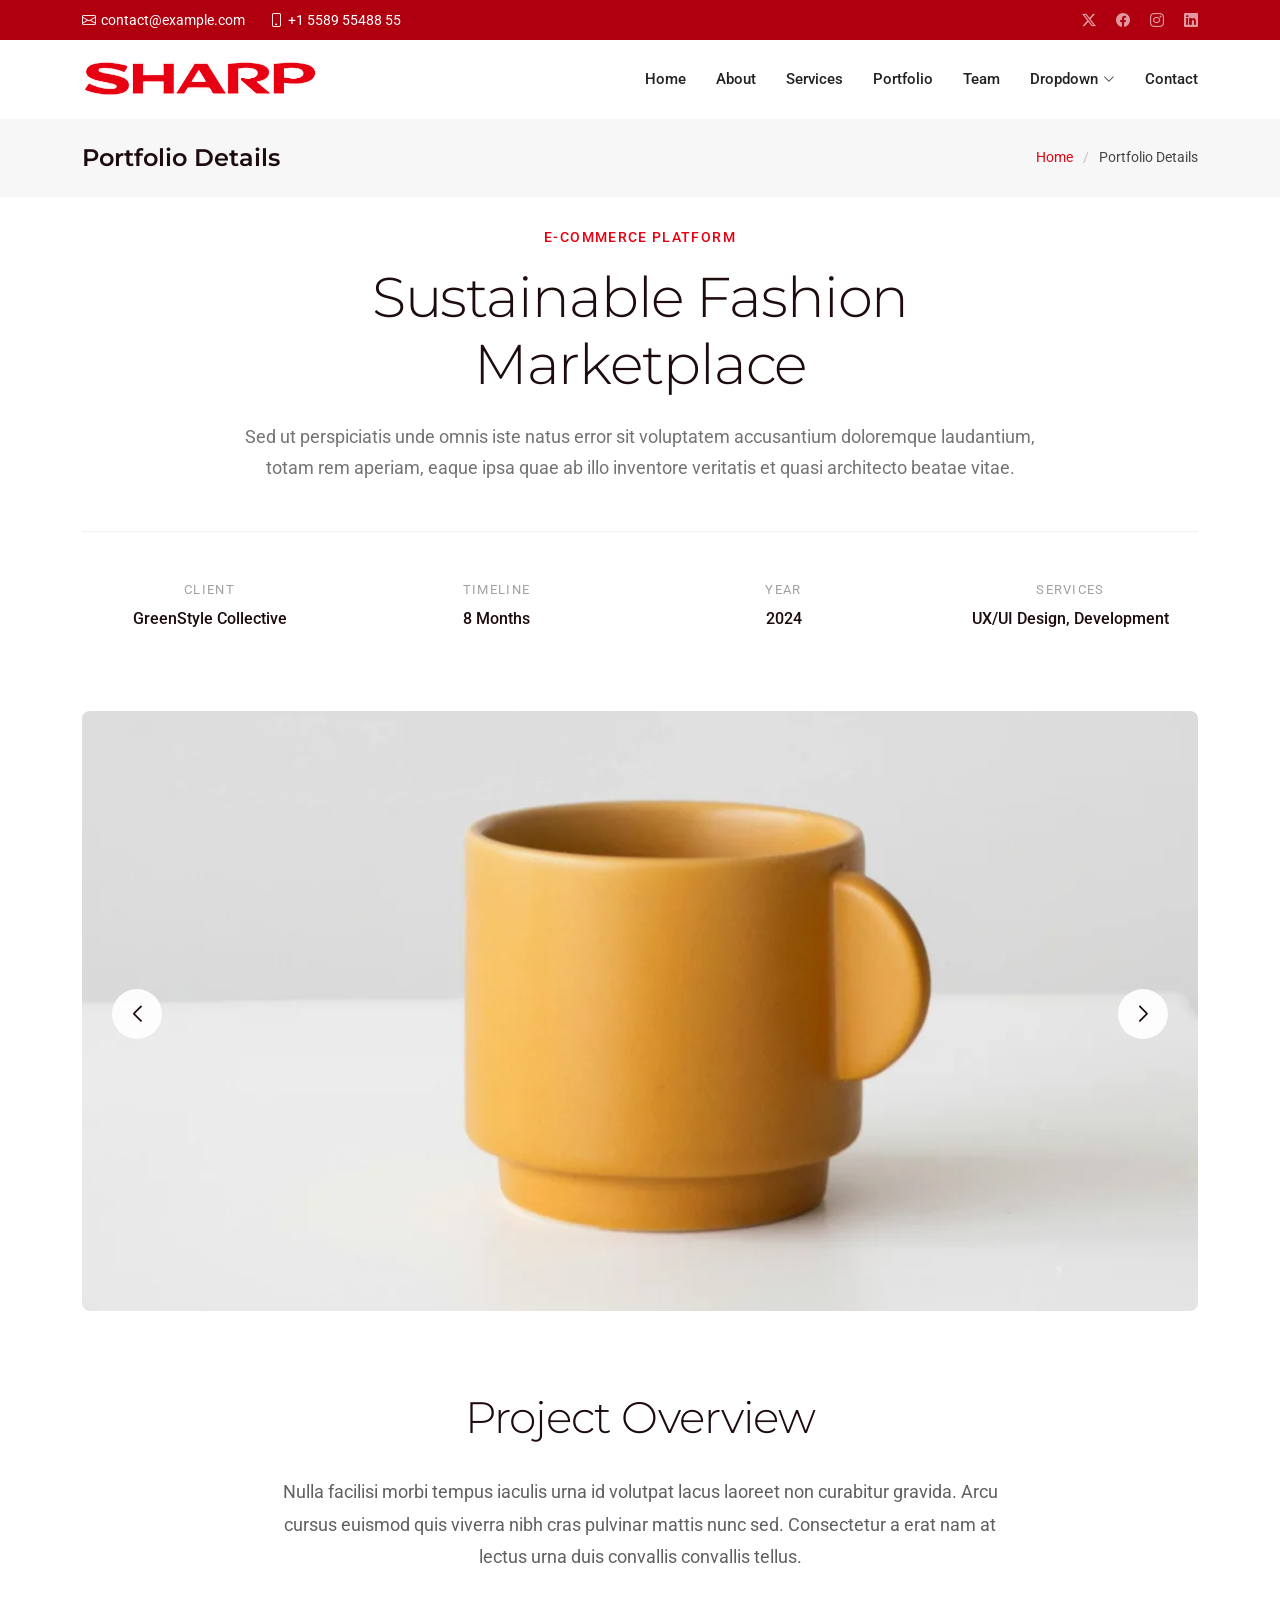
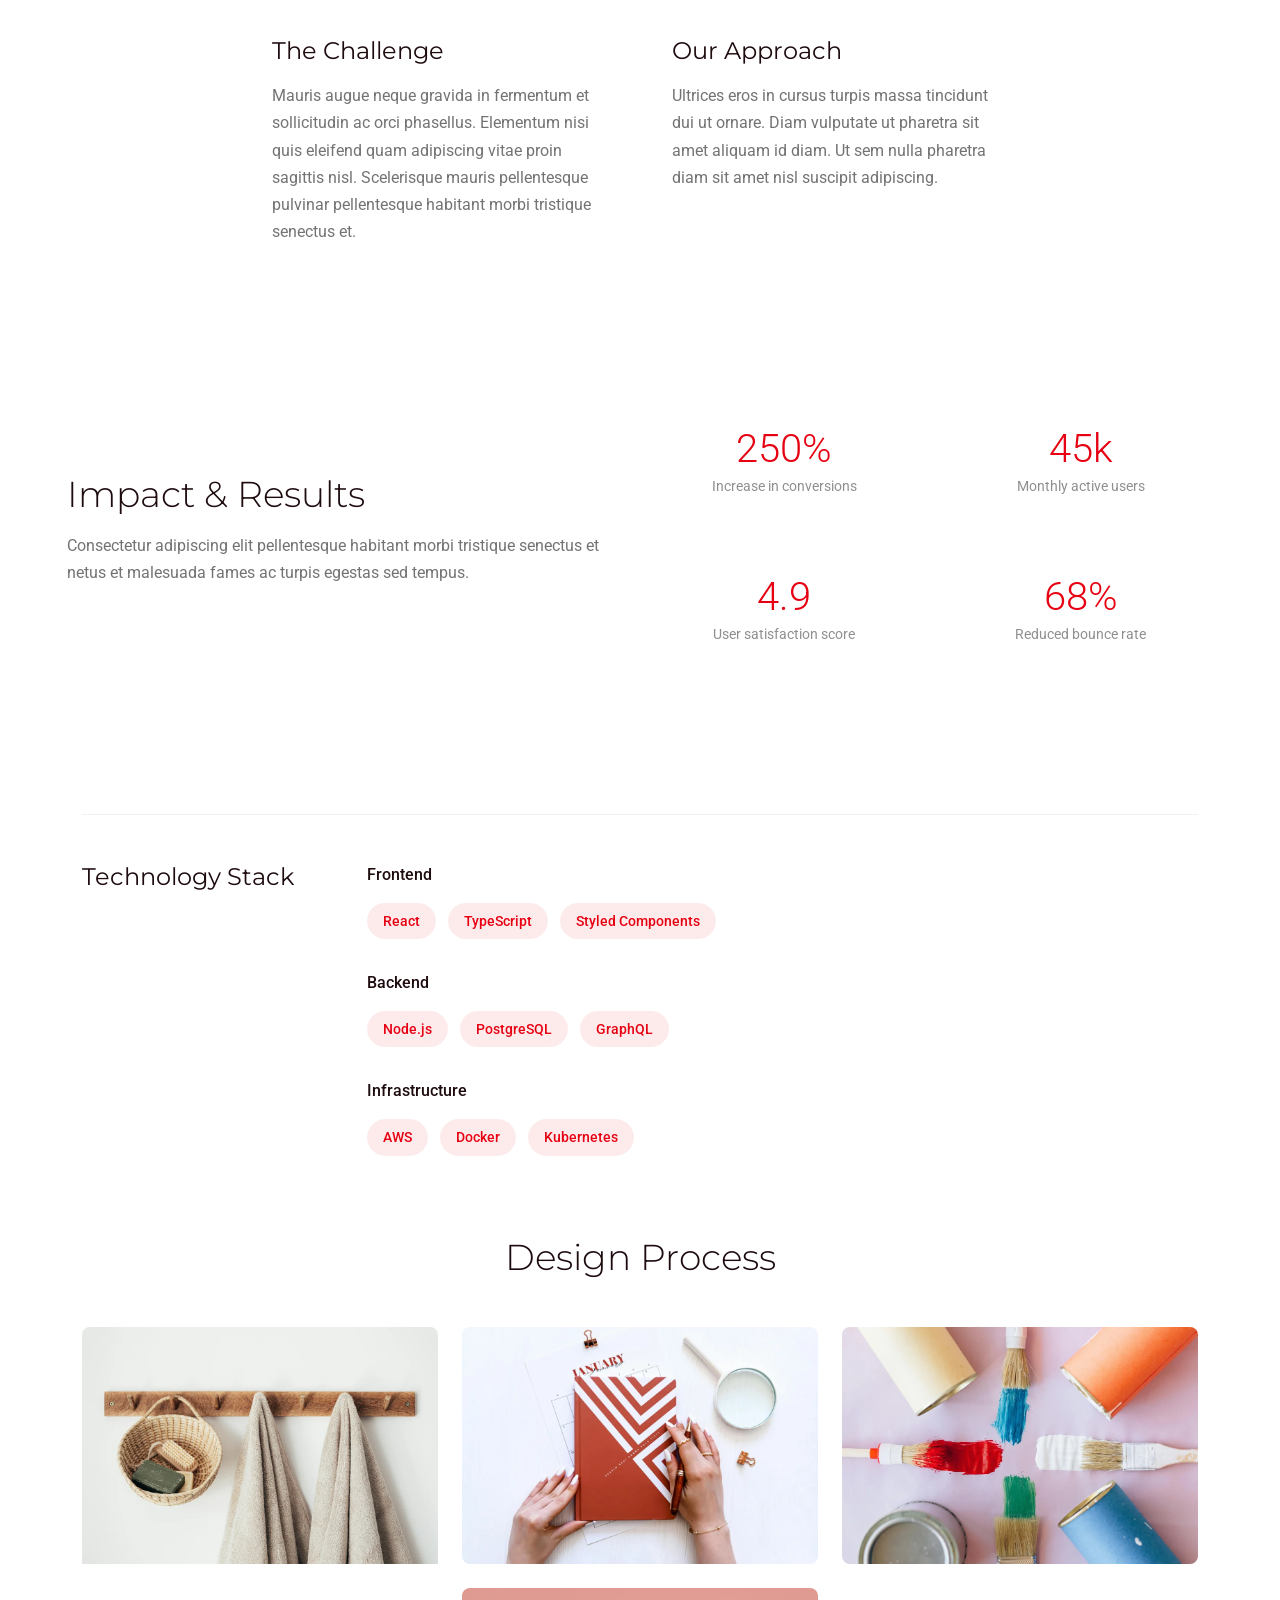
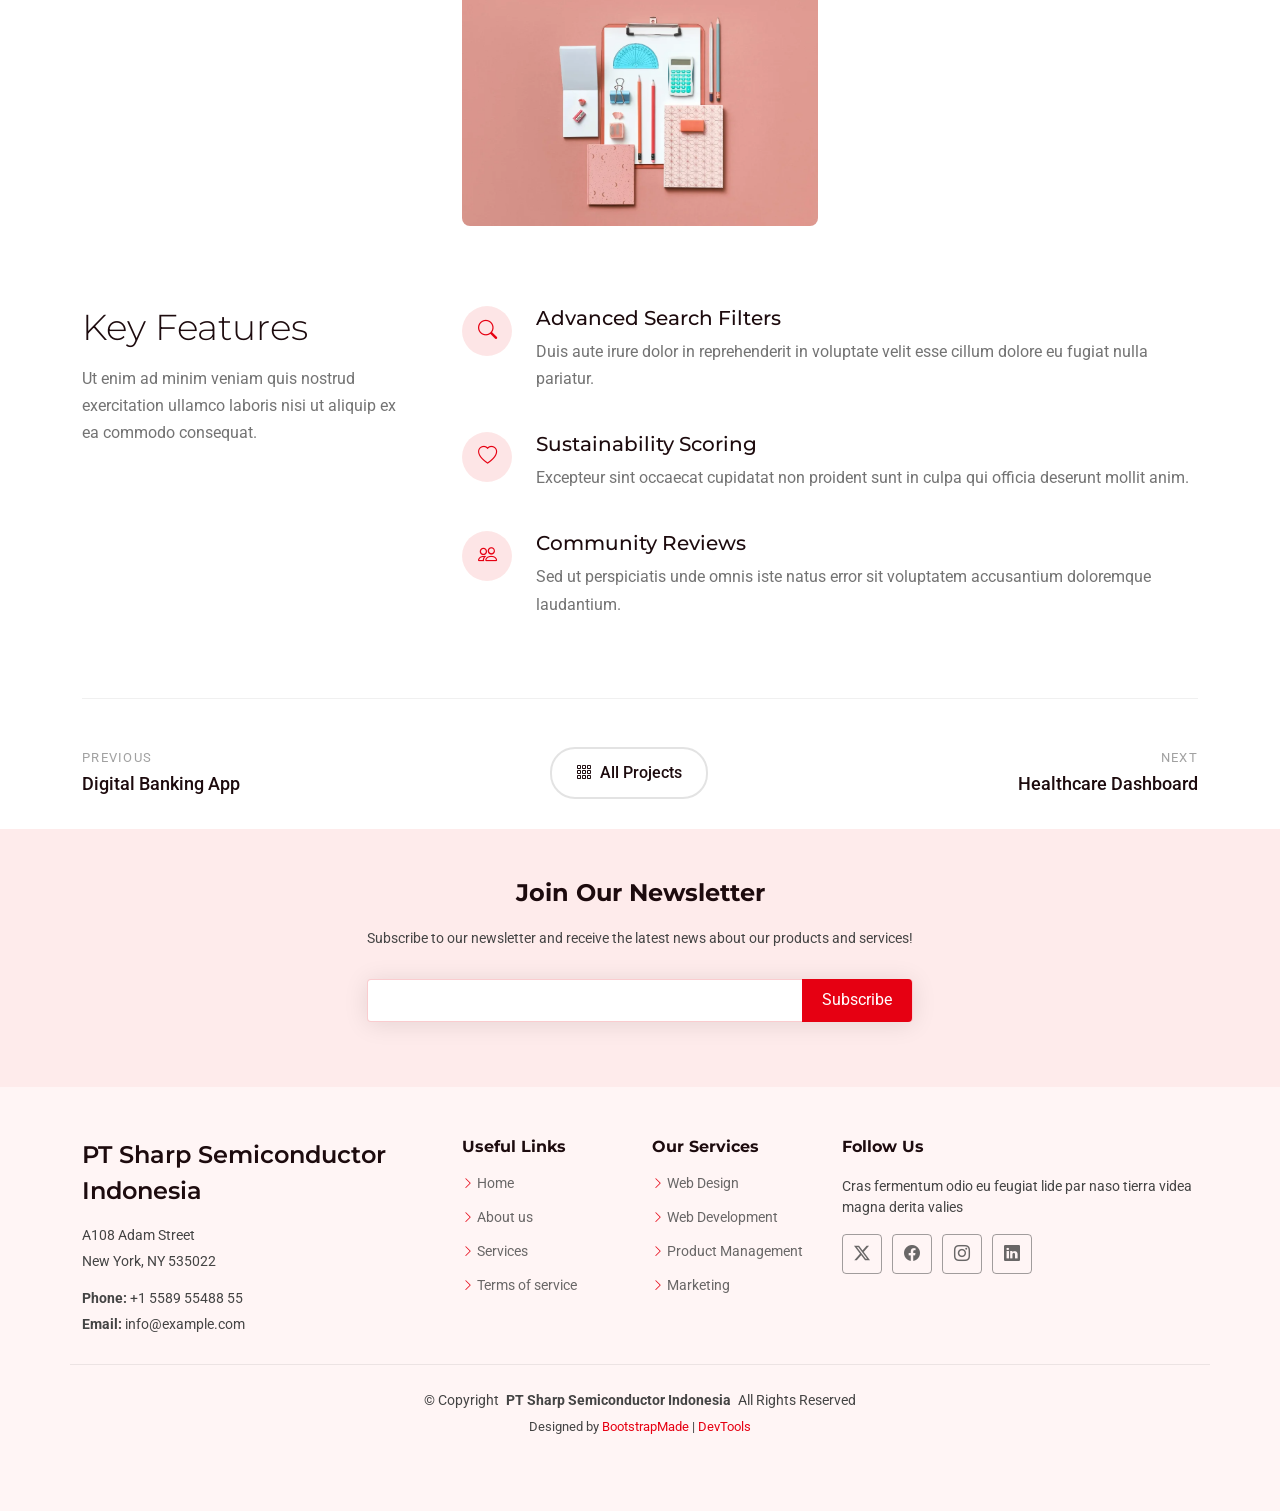
<file: portfolio-details.html>
<!DOCTYPE html>
<html lang="id">

<head>
  <meta charset="utf-8">
  <meta content="width=device-width, initial-scale=1.0" name="viewport">
  <title>Portfolio Details - PT Sharp Semiconductor Indonesia</title>
  <meta name="description" content="">
  <meta name="keywords" content="">

  <!-- Favicons -->
  <link href="assets/img/favicon.png" rel="icon">
  <link href="assets/img/apple-touch-icon.png" rel="apple-touch-icon">

  <!-- Fonts -->
  <link href="https://fonts.googleapis.com" rel="preconnect">
  <link href="https://fonts.gstatic.com" rel="preconnect" crossorigin>
  <link href="https://fonts.googleapis.com/css2?family=Roboto:ital,wght@0,100;0,300;0,400;0,500;0,700;0,900;1,100;1,300;1,400;1,500;1,700;1,900&family=Open+Sans:ital,wght@0,300;0,400;0,500;0,600;0,700;0,800;1,300;1,400;1,500;1,600;1,700;1,800&family=Montserrat:ital,wght@0,100;0,200;0,300;0,400;0,500;0,600;0,700;0,800;0,900;1,100;1,200;1,300;1,400;1,500;1,600;1,700;1,800;1,900&display=swap" rel="stylesheet">

  <!-- Vendor CSS Files -->
  <link href="assets/vendor/bootstrap/css/bootstrap.min.css" rel="stylesheet">
  <link href="assets/vendor/bootstrap-icons/bootstrap-icons.css" rel="stylesheet">
  <link href="assets/vendor/aos/aos.css" rel="stylesheet">
  <link href="assets/vendor/glightbox/css/glightbox.min.css" rel="stylesheet">
  <link href="assets/vendor/swiper/swiper-bundle.min.css" rel="stylesheet">

  <!-- Main CSS File -->
  <link href="assets/css/main.css" rel="stylesheet">
  <link href="assets/css/sharp-extras.css" rel="stylesheet">

  <!-- =======================================================
  * Template Name: PT Sharp Semiconductor Indonesia
  * Template URL: https://bootstrapmade.com/corebiz-bootstrap-business-template/
  * Updated: Aug 30 2025 with Bootstrap v5.3.8
  * Author: BootstrapMade.com
  * License: https://bootstrapmade.com/license/
  ======================================================== -->
</head>

<body class="portfolio-details-page">

  <header id="header" class="header sticky-top">

    <div class="topbar d-flex align-items-center dark-background">
      <div class="container d-flex justify-content-center justify-content-md-between">
        <div class="contact-info d-flex align-items-center">
          <i class="bi bi-envelope d-flex align-items-center"><a href="mailto:contact@example.com">contact@example.com</a></i>
          <i class="bi bi-phone d-flex align-items-center ms-4"><span>+1 5589 55488 55</span></i>
        </div>
        <div class="social-links d-none d-md-flex align-items-center">
          <a href="#" class="twitter"><i class="bi bi-twitter-x"></i></a>
          <a href="#" class="facebook"><i class="bi bi-facebook"></i></a>
          <a href="#" class="instagram"><i class="bi bi-instagram"></i></a>
          <a href="#" class="linkedin"><i class="bi bi-linkedin"></i></a>
        </div>
      </div>
    </div><!-- End Top Bar -->

    <div class="branding d-flex align-items-cente">

      <div class="container position-relative d-flex align-items-center justify-content-between">
        <a href="index.html" class="logo d-flex align-items-center">
          <!-- Uncomment the line below if you also wish to use an image logo -->
          <!-- <img src="assets/img/logo.webp" alt=""> -->
          <img src="assets/img/sharp/logo-red.png" alt="SHARP">
        </a>

        <nav id="navmenu" class="navmenu">
          <ul>
            <li><a href="#hero">Home</a></li>
            <li><a href="#about">About</a></li>
            <li><a href="#services">Services</a></li>
            <li><a href="#portfolio">Portfolio</a></li>
            <li><a href="#team">Team</a></li>
            <li class="dropdown"><a href="#"><span>Dropdown</span> <i class="bi bi-chevron-down toggle-dropdown"></i></a>
              <ul>
                <li><a href="#">Dropdown 1</a></li>
                <li class="dropdown"><a href="#"><span>Deep Dropdown</span> <i class="bi bi-chevron-down toggle-dropdown"></i></a>
                  <ul>
                    <li><a href="#">Deep Dropdown 1</a></li>
                    <li><a href="#">Deep Dropdown 2</a></li>
                    <li><a href="#">Deep Dropdown 3</a></li>
                    <li><a href="#">Deep Dropdown 4</a></li>
                    <li><a href="#">Deep Dropdown 5</a></li>
                  </ul>
                </li>
                <li><a href="#">Dropdown 2</a></li>
                <li><a href="#">Dropdown 3</a></li>
                <li><a href="#">Dropdown 4</a></li>
              </ul>
            </li>
            <li><a href="#contact">Contact</a></li>
          </ul>
          <i class="mobile-nav-toggle d-xl-none bi bi-list"></i>
        </nav>

      </div>

    </div>

  </header>

  <main class="main">

    <!-- Page Title -->
    <div class="page-title" data-aos="fade">
      <div class="container d-lg-flex justify-content-between align-items-center">
        <h1 class="mb-2 mb-lg-0">Portfolio Details</h1>
        <nav class="breadcrumbs">
          <ol>
            <li><a href="index.html">Home</a></li>
            <li class="current">Portfolio Details</li>
          </ol>
        </nav>
      </div>
    </div><!-- End Page Title -->

    <!-- Portfolio Details Section -->
    <section id="portfolio-details" class="portfolio-details section">

      <div class="container" data-aos="fade-up" data-aos-delay="100">

        <div class="project-hero">
          <div class="hero-content" data-aos="fade-up">
            <div class="project-category">E-Commerce Platform</div>
            <h1 class="project-title">Sustainable Fashion Marketplace</h1>
            <p class="project-subtitle">Sed ut perspiciatis unde omnis iste natus error sit voluptatem accusantium doloremque laudantium, totam rem aperiam, eaque ipsa quae ab illo inventore veritatis et quasi architecto beatae vitae.</p>
          </div>

          <div class="project-meta-grid" data-aos="fade-up" data-aos-delay="200">
            <div class="meta-column">
              <div class="meta-label">Client</div>
              <div class="meta-value">GreenStyle Collective</div>
            </div>
            <div class="meta-column">
              <div class="meta-label">Timeline</div>
              <div class="meta-value">8 Months</div>
            </div>
            <div class="meta-column">
              <div class="meta-label">Year</div>
              <div class="meta-value">2024</div>
            </div>
            <div class="meta-column">
              <div class="meta-label">Services</div>
              <div class="meta-value">UX/UI Design, Development</div>
            </div>
          </div>
        </div>

        <div class="visual-showcase" data-aos="zoom-in" data-aos-delay="100">
          <div class="main-visual">
            <div class="portfolio-details-slider swiper init-swiper">
              <script type="application/json" class="swiper-config">
                {
                  "loop": true,
                  "speed": 600,
                  "autoplay": {
                    "delay": 4000
                  },
                  "effect": "creative",
                  "creativeEffect": {
                    "prev": {
                      "shadow": false,
                      "translate": ["-120%", 0, -500]
                    },
                    "next": {
                      "shadow": false,
                      "translate": ["120%", 0, -500]
                    }
                  },
                  "slidesPerView": 1,
                  "navigation": {
                    "nextEl": ".swiper-button-next",
                    "prevEl": ".swiper-button-prev"
                  }
                }
              </script>
              <div class="swiper-wrapper">
                <div class="swiper-slide">
                  <img src="assets/img/portfolio/portfolio-5.webp" alt="Project showcase" class="img-fluid" loading="lazy">
                </div>
                <div class="swiper-slide">
                  <img src="assets/img/portfolio/portfolio-7.webp" alt="Project showcase" class="img-fluid" loading="lazy">
                </div>
                <div class="swiper-slide">
                  <img src="assets/img/portfolio/portfolio-8.webp" alt="Project showcase" class="img-fluid" loading="lazy">
                </div>
              </div>
              <div class="swiper-button-next"></div>
              <div class="swiper-button-prev"></div>
            </div>
          </div>
        </div>

        <div class="content-section">
          <div class="row">
            <div class="col-lg-8 offset-lg-2">
              <div class="project-overview" data-aos="fade-up">
                <h2>Project Overview</h2>
                <p class="overview-text">Nulla facilisi morbi tempus iaculis urna id volutpat lacus laoreet non curabitur gravida. Arcu cursus euismod quis viverra nibh cras pulvinar mattis nunc sed. Consectetur a erat nam at lectus urna duis convallis convallis tellus.</p>

                <div class="challenge-solution">
                  <div class="challenge-block" data-aos="fade-up" data-aos-delay="100">
                    <h3>The Challenge</h3>
                    <p>Mauris augue neque gravida in fermentum et sollicitudin ac orci phasellus. Elementum nisi quis eleifend quam adipiscing vitae proin sagittis nisl. Scelerisque mauris pellentesque pulvinar pellentesque habitant morbi tristique senectus et.</p>
                  </div>

                  <div class="solution-block" data-aos="fade-up" data-aos-delay="200">
                    <h3>Our Approach</h3>
                    <p>Ultrices eros in cursus turpis massa tincidunt dui ut ornare. Diam vulputate ut pharetra sit amet aliquam id diam. Ut sem nulla pharetra diam sit amet nisl suscipit adipiscing.</p>
                  </div>
                </div>
              </div>
            </div>
          </div>
        </div>

        <div class="metrics-showcase" data-aos="fade-up" data-aos-delay="100">
          <div class="row align-items-center">
            <div class="col-lg-6">
              <div class="metrics-content">
                <h3>Impact &amp; Results</h3>
                <p>Consectetur adipiscing elit pellentesque habitant morbi tristique senectus et netus et malesuada fames ac turpis egestas sed tempus.</p>
              </div>
            </div>
            <div class="col-lg-6">
              <div class="metrics-grid">
                <div class="metric-item" data-aos="fade-up" data-aos-delay="200">
                  <div class="metric-number">250%</div>
                  <div class="metric-label">Increase in conversions</div>
                </div>
                <div class="metric-item" data-aos="fade-up" data-aos-delay="250">
                  <div class="metric-number">45k</div>
                  <div class="metric-label">Monthly active users</div>
                </div>
                <div class="metric-item" data-aos="fade-up" data-aos-delay="300">
                  <div class="metric-number">4.9</div>
                  <div class="metric-label">User satisfaction score</div>
                </div>
                <div class="metric-item" data-aos="fade-up" data-aos-delay="350">
                  <div class="metric-number">68%</div>
                  <div class="metric-label">Reduced bounce rate</div>
                </div>
              </div>
            </div>
          </div>
        </div>

        <div class="technology-stack" data-aos="fade-up" data-aos-delay="100">
          <div class="row">
            <div class="col-lg-3">
              <h3>Technology Stack</h3>
            </div>
            <div class="col-lg-9">
              <div class="tech-categories">
                <div class="tech-category" data-aos="fade-up" data-aos-delay="150">
                  <div class="category-title">Frontend</div>
                  <div class="tech-list">
                    <span class="tech-item">React</span>
                    <span class="tech-item">TypeScript</span>
                    <span class="tech-item">Styled Components</span>
                  </div>
                </div>
                <div class="tech-category" data-aos="fade-up" data-aos-delay="200">
                  <div class="category-title">Backend</div>
                  <div class="tech-list">
                    <span class="tech-item">Node.js</span>
                    <span class="tech-item">PostgreSQL</span>
                    <span class="tech-item">GraphQL</span>
                  </div>
                </div>
                <div class="tech-category" data-aos="fade-up" data-aos-delay="250">
                  <div class="category-title">Infrastructure</div>
                  <div class="tech-list">
                    <span class="tech-item">AWS</span>
                    <span class="tech-item">Docker</span>
                    <span class="tech-item">Kubernetes</span>
                  </div>
                </div>
              </div>
            </div>
          </div>
        </div>

        <div class="process-gallery" data-aos="fade-up" data-aos-delay="100">
          <h3>Design Process</h3>
          <div class="gallery-masonry">
            <div class="gallery-item large" data-aos="fade-up" data-aos-delay="150">
              <img src="assets/img/portfolio/portfolio-11.webp" alt="Design process" class="img-fluid glightbox" loading="lazy">
              <div class="gallery-caption">User Research &amp; Personas</div>
            </div>
            <div class="gallery-item" data-aos="fade-up" data-aos-delay="200">
              <img src="assets/img/portfolio/portfolio-12.webp" alt="Design process" class="img-fluid glightbox" loading="lazy">
              <div class="gallery-caption">Wireframes</div>
            </div>
            <div class="gallery-item" data-aos="fade-up" data-aos-delay="250">
              <img src="assets/img/portfolio/portfolio-3.webp" alt="Design process" class="img-fluid glightbox" loading="lazy">
              <div class="gallery-caption">Prototypes</div>
            </div>
            <div class="gallery-item" data-aos="fade-up" data-aos-delay="300">
              <img src="assets/img/portfolio/portfolio-4.webp" alt="Design process" class="img-fluid glightbox" loading="lazy">
              <div class="gallery-caption">Final Design</div>
            </div>
          </div>
        </div>

        <div class="key-features-section" data-aos="fade-up" data-aos-delay="100">
          <div class="row">
            <div class="col-lg-4">
              <div class="features-intro">
                <h3>Key Features</h3>
                <p>Ut enim ad minim veniam quis nostrud exercitation ullamco laboris nisi ut aliquip ex ea commodo consequat.</p>
              </div>
            </div>
            <div class="col-lg-8">
              <div class="features-list">
                <div class="feature-row" data-aos="fade-up" data-aos-delay="150">
                  <div class="feature-icon">
                    <i class="bi bi-search"></i>
                  </div>
                  <div class="feature-content">
                    <h4>Advanced Search Filters</h4>
                    <p>Duis aute irure dolor in reprehenderit in voluptate velit esse cillum dolore eu fugiat nulla pariatur.</p>
                  </div>
                </div>
                <div class="feature-row" data-aos="fade-up" data-aos-delay="200">
                  <div class="feature-icon">
                    <i class="bi bi-heart"></i>
                  </div>
                  <div class="feature-content">
                    <h4>Sustainability Scoring</h4>
                    <p>Excepteur sint occaecat cupidatat non proident sunt in culpa qui officia deserunt mollit anim.</p>
                  </div>
                </div>
                <div class="feature-row" data-aos="fade-up" data-aos-delay="250">
                  <div class="feature-icon">
                    <i class="bi bi-people"></i>
                  </div>
                  <div class="feature-content">
                    <h4>Community Reviews</h4>
                    <p>Sed ut perspiciatis unde omnis iste natus error sit voluptatem accusantium doloremque laudantium.</p>
                  </div>
                </div>
              </div>
            </div>
          </div>
        </div>

        <div class="project-footer" data-aos="fade-up" data-aos-delay="200">
          <div class="footer-navigation">
            <a href="#" class="nav-link prev-project">
              <span class="nav-direction">Previous</span>
              <span class="nav-title">Digital Banking App</span>
            </a>
            <a href="#" class="nav-link all-projects">
              <i class="bi bi-grid-3x3-gap"></i>
              <span>All Projects</span>
            </a>
            <a href="#" class="nav-link next-project">
              <span class="nav-direction">Next</span>
              <span class="nav-title">Healthcare Dashboard</span>
            </a>
          </div>
        </div>

      </div>

    </section><!-- /Portfolio Details Section -->

  </main>

  <footer id="footer" class="footer light-background">

    <div class="footer-newsletter">
      <div class="container">
        <div class="row justify-content-center text-center">
          <div class="col-lg-6">
            <h4>Join Our Newsletter</h4>
            <p>Subscribe to our newsletter and receive the latest news about our products and services!</p>
            <form action="forms/newsletter.php" method="post" class="php-email-form">
              <div class="newsletter-form"><input type="email" name="email"><input type="submit" value="Subscribe"></div>
              <div class="loading">Loading</div>
              <div class="error-message"></div>
              <div class="sent-message">Your subscription request has been sent. Thank you!</div>
            </form>
          </div>
        </div>
      </div>
    </div>

    <div class="container footer-top">
      <div class="row gy-4">
        <div class="col-lg-4 col-md-6 footer-about">
          <a href="index.html" class="d-flex align-items-center">
            <span class="sitename">PT Sharp Semiconductor Indonesia</span>
          </a>
          <div class="footer-contact pt-3">
            <p>A108 Adam Street</p>
            <p>New York, NY 535022</p>
            <p class="mt-3"><strong>Phone:</strong> <span>+1 5589 55488 55</span></p>
            <p><strong>Email:</strong> <span>info@example.com</span></p>
          </div>
        </div>

        <div class="col-lg-2 col-md-3 footer-links">
          <h4>Useful Links</h4>
          <ul>
            <li><i class="bi bi-chevron-right"></i> <a href="#">Home</a></li>
            <li><i class="bi bi-chevron-right"></i> <a href="#">About us</a></li>
            <li><i class="bi bi-chevron-right"></i> <a href="#">Services</a></li>
            <li><i class="bi bi-chevron-right"></i> <a href="#">Terms of service</a></li>
          </ul>
        </div>

        <div class="col-lg-2 col-md-3 footer-links">
          <h4>Our Services</h4>
          <ul>
            <li><i class="bi bi-chevron-right"></i> <a href="#">Web Design</a></li>
            <li><i class="bi bi-chevron-right"></i> <a href="#">Web Development</a></li>
            <li><i class="bi bi-chevron-right"></i> <a href="#">Product Management</a></li>
            <li><i class="bi bi-chevron-right"></i> <a href="#">Marketing</a></li>
          </ul>
        </div>

        <div class="col-lg-4 col-md-12">
          <h4>Follow Us</h4>
          <p>Cras fermentum odio eu feugiat lide par naso tierra videa magna derita valies</p>
          <div class="social-links d-flex">
            <a href=""><i class="bi bi-twitter-x"></i></a>
            <a href=""><i class="bi bi-facebook"></i></a>
            <a href=""><i class="bi bi-instagram"></i></a>
            <a href=""><i class="bi bi-linkedin"></i></a>
          </div>
        </div>

      </div>
    </div>

    <div class="container copyright text-center mt-4">
      <p>© <span>Copyright</span> <strong class="px-1 sitename">PT Sharp Semiconductor Indonesia</strong> <span>All Rights Reserved</span></p>
      <div class="credits">
        <!-- All the links in the footer should remain intact. -->
        <!-- You can delete the links only if you've purchased the pro version. -->
        <!-- Licensing information: https://bootstrapmade.com/license/ -->
        <!-- Purchase the pro version with working PHP/AJAX contact form: [buy-url] -->
        Designed by <a href="https://bootstrapmade.com/">BootstrapMade</a> | <a href="https://bootstrapmade.com/tools/">DevTools</a>
      </div>
    </div>

  </footer>

  <!-- Scroll Top -->
  <a href="#" id="scroll-top" class="scroll-top d-flex align-items-center justify-content-center"><i class="bi bi-arrow-up-short"></i></a>

  <!-- Preloader -->
  <div id="preloader">
    <div></div>
    <div></div>
    <div></div>
    <div></div>
  </div>

  <!-- Vendor JS Files -->
  <script src="assets/vendor/bootstrap/js/bootstrap.bundle.min.js"></script>
  <script src="assets/vendor/php-email-form/validate.js"></script>
  <script src="assets/vendor/aos/aos.js"></script>
  <script src="assets/vendor/glightbox/js/glightbox.min.js"></script>
  <script src="assets/vendor/purecounter/purecounter_vanilla.js"></script>
  <script src="assets/vendor/waypoints/noframework.waypoints.js"></script>
  <script src="assets/vendor/swiper/swiper-bundle.min.js"></script>
  <script src="assets/vendor/imagesloaded/imagesloaded.pkgd.min.js"></script>
  <script src="assets/vendor/isotope-layout/isotope.pkgd.min.js"></script>

  <!-- Main JS File -->
  <script src="assets/js/main.js"></script>

</body>

</html>
</file>
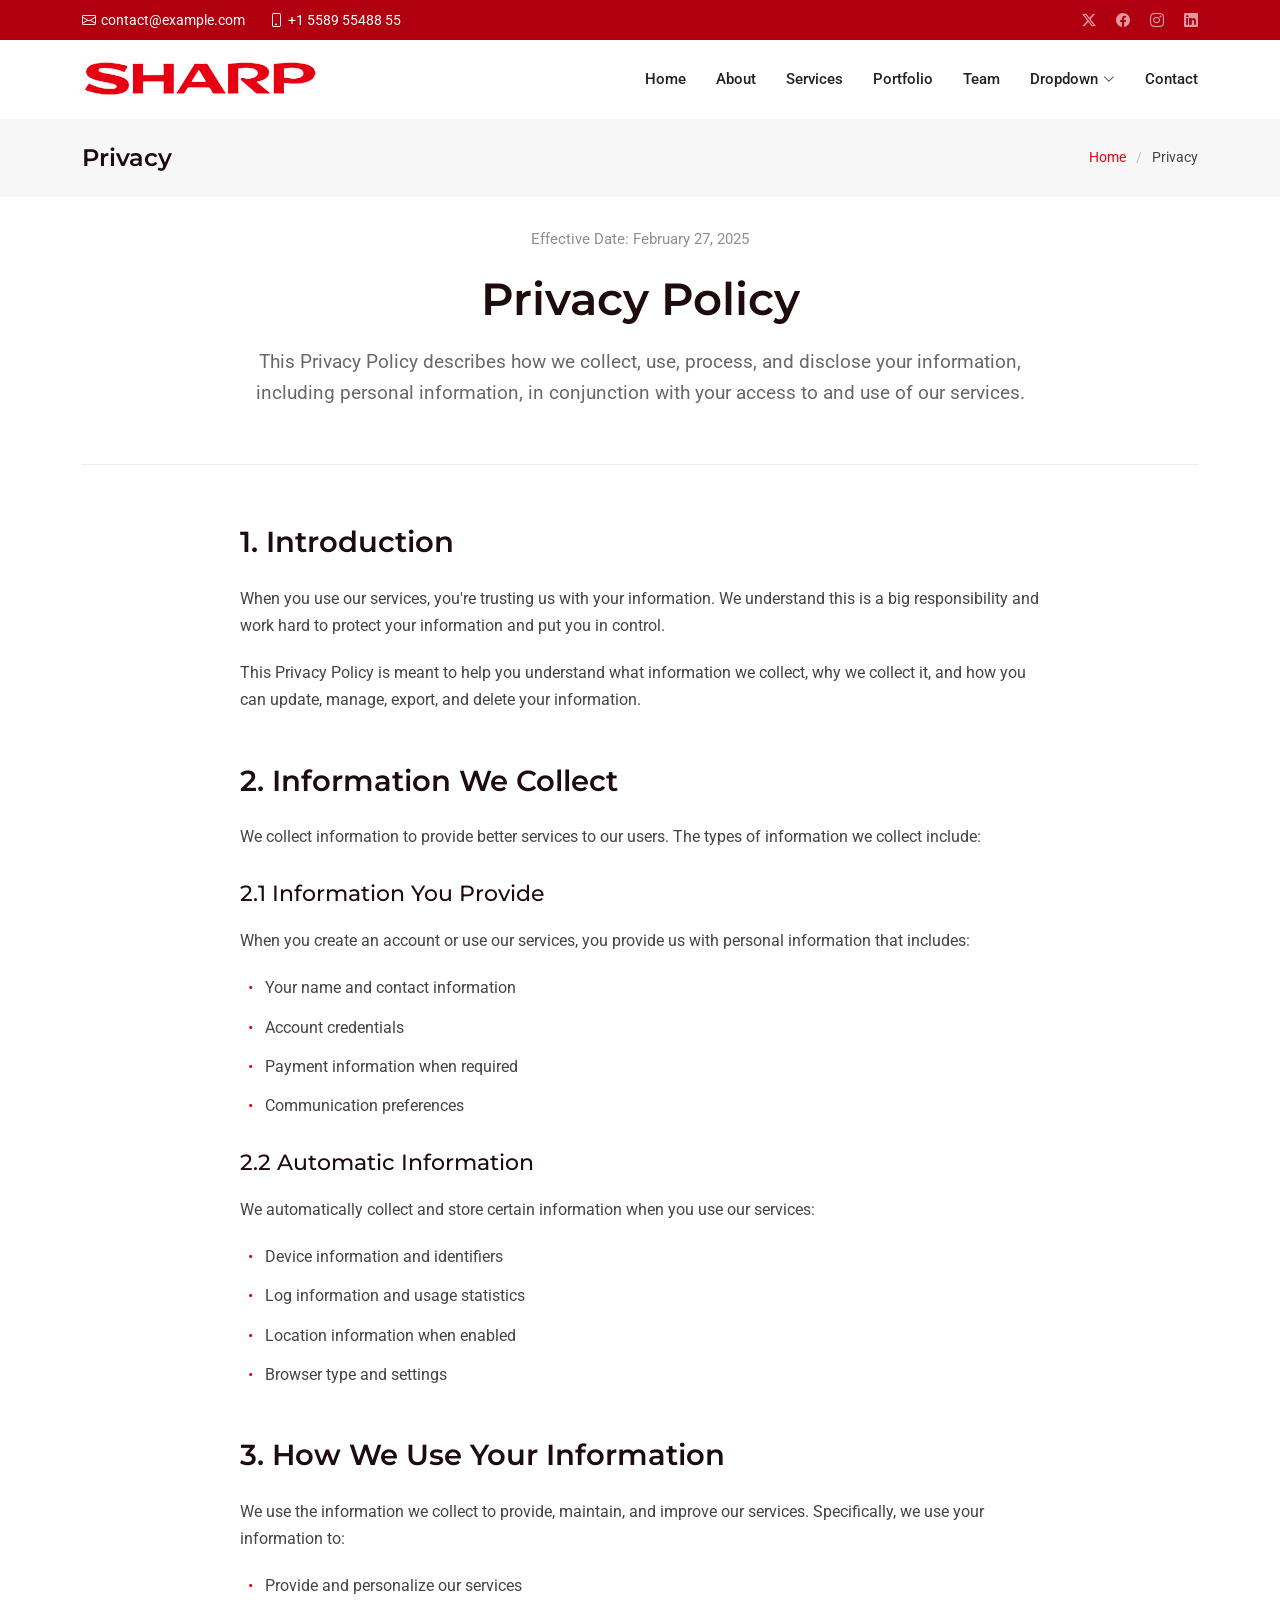
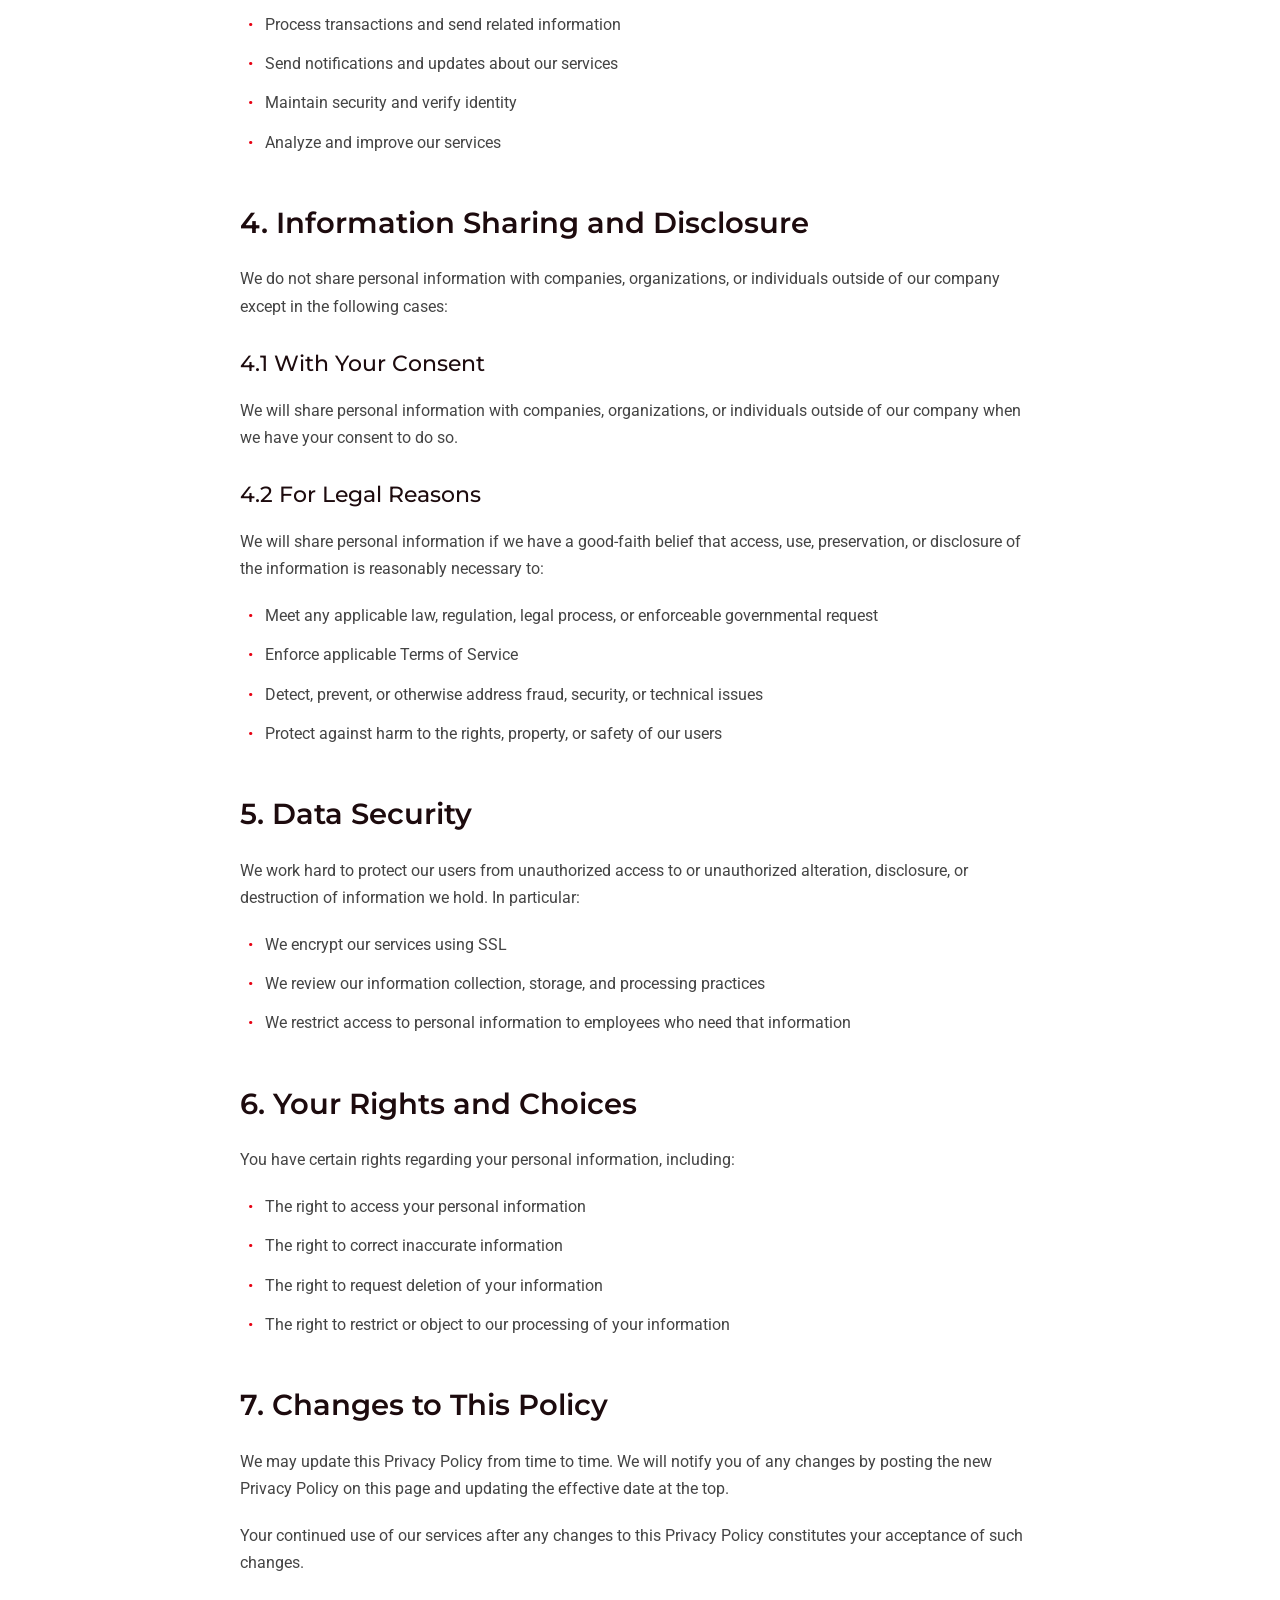
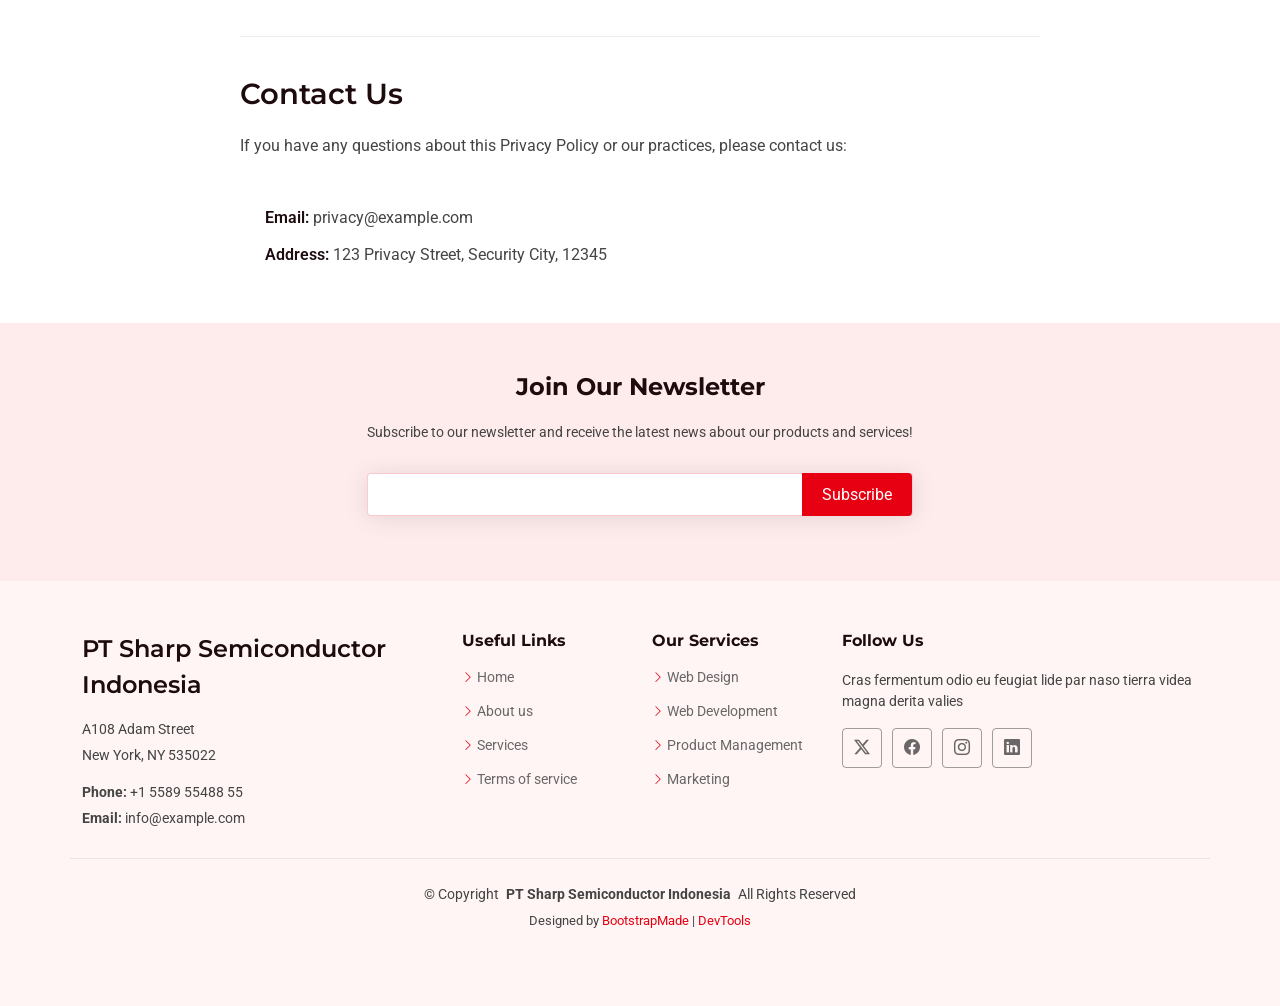
<file: privacy.html>
<!DOCTYPE html>
<html lang="id">

<head>
  <meta charset="utf-8">
  <meta content="width=device-width, initial-scale=1.0" name="viewport">
  <title>Privacy - PT Sharp Semiconductor Indonesia</title>
  <meta name="description" content="">
  <meta name="keywords" content="">

  <!-- Favicons -->
  <link href="assets/img/favicon.png" rel="icon">
  <link href="assets/img/apple-touch-icon.png" rel="apple-touch-icon">

  <!-- Fonts -->
  <link href="https://fonts.googleapis.com" rel="preconnect">
  <link href="https://fonts.gstatic.com" rel="preconnect" crossorigin>
  <link href="https://fonts.googleapis.com/css2?family=Roboto:ital,wght@0,100;0,300;0,400;0,500;0,700;0,900;1,100;1,300;1,400;1,500;1,700;1,900&family=Open+Sans:ital,wght@0,300;0,400;0,500;0,600;0,700;0,800;1,300;1,400;1,500;1,600;1,700;1,800&family=Montserrat:ital,wght@0,100;0,200;0,300;0,400;0,500;0,600;0,700;0,800;0,900;1,100;1,200;1,300;1,400;1,500;1,600;1,700;1,800;1,900&display=swap" rel="stylesheet">

  <!-- Vendor CSS Files -->
  <link href="assets/vendor/bootstrap/css/bootstrap.min.css" rel="stylesheet">
  <link href="assets/vendor/bootstrap-icons/bootstrap-icons.css" rel="stylesheet">
  <link href="assets/vendor/aos/aos.css" rel="stylesheet">
  <link href="assets/vendor/glightbox/css/glightbox.min.css" rel="stylesheet">
  <link href="assets/vendor/swiper/swiper-bundle.min.css" rel="stylesheet">

  <!-- Main CSS File -->
  <link href="assets/css/main.css" rel="stylesheet">
  <link href="assets/css/sharp-extras.css" rel="stylesheet">

  <!-- =======================================================
  * Template Name: PT Sharp Semiconductor Indonesia
  * Template URL: https://bootstrapmade.com/corebiz-bootstrap-business-template/
  * Updated: Aug 30 2025 with Bootstrap v5.3.8
  * Author: BootstrapMade.com
  * License: https://bootstrapmade.com/license/
  ======================================================== -->
</head>

<body class="privacy-page">

  <header id="header" class="header sticky-top">

    <div class="topbar d-flex align-items-center dark-background">
      <div class="container d-flex justify-content-center justify-content-md-between">
        <div class="contact-info d-flex align-items-center">
          <i class="bi bi-envelope d-flex align-items-center"><a href="mailto:contact@example.com">contact@example.com</a></i>
          <i class="bi bi-phone d-flex align-items-center ms-4"><span>+1 5589 55488 55</span></i>
        </div>
        <div class="social-links d-none d-md-flex align-items-center">
          <a href="#" class="twitter"><i class="bi bi-twitter-x"></i></a>
          <a href="#" class="facebook"><i class="bi bi-facebook"></i></a>
          <a href="#" class="instagram"><i class="bi bi-instagram"></i></a>
          <a href="#" class="linkedin"><i class="bi bi-linkedin"></i></a>
        </div>
      </div>
    </div><!-- End Top Bar -->

    <div class="branding d-flex align-items-cente">

      <div class="container position-relative d-flex align-items-center justify-content-between">
        <a href="index.html" class="logo d-flex align-items-center">
          <!-- Uncomment the line below if you also wish to use an image logo -->
          <!-- <img src="assets/img/logo.webp" alt=""> -->
          <img src="assets/img/sharp/logo-red.png" alt="SHARP">
        </a>

        <nav id="navmenu" class="navmenu">
          <ul>
            <li><a href="#hero">Home</a></li>
            <li><a href="#about">About</a></li>
            <li><a href="#services">Services</a></li>
            <li><a href="#portfolio">Portfolio</a></li>
            <li><a href="#team">Team</a></li>
            <li class="dropdown"><a href="#"><span>Dropdown</span> <i class="bi bi-chevron-down toggle-dropdown"></i></a>
              <ul>
                <li><a href="#">Dropdown 1</a></li>
                <li class="dropdown"><a href="#"><span>Deep Dropdown</span> <i class="bi bi-chevron-down toggle-dropdown"></i></a>
                  <ul>
                    <li><a href="#">Deep Dropdown 1</a></li>
                    <li><a href="#">Deep Dropdown 2</a></li>
                    <li><a href="#">Deep Dropdown 3</a></li>
                    <li><a href="#">Deep Dropdown 4</a></li>
                    <li><a href="#">Deep Dropdown 5</a></li>
                  </ul>
                </li>
                <li><a href="#">Dropdown 2</a></li>
                <li><a href="#">Dropdown 3</a></li>
                <li><a href="#">Dropdown 4</a></li>
              </ul>
            </li>
            <li><a href="#contact">Contact</a></li>
          </ul>
          <i class="mobile-nav-toggle d-xl-none bi bi-list"></i>
        </nav>

      </div>

    </div>

  </header>

  <main class="main">

    <!-- Page Title -->
    <div class="page-title" data-aos="fade">
      <div class="container d-lg-flex justify-content-between align-items-center">
        <h1 class="mb-2 mb-lg-0">Privacy</h1>
        <nav class="breadcrumbs">
          <ol>
            <li><a href="index.html">Home</a></li>
            <li class="current">Privacy</li>
          </ol>
        </nav>
      </div>
    </div><!-- End Page Title -->

    <!-- Privacy 2 Section -->
    <section id="privacy-2" class="privacy-2 section">

      <div class="container" data-aos="fade-up">
        <!-- Header -->
        <div class="privacy-header" data-aos="fade-up">
          <div class="header-content">
            <div class="last-updated">Effective Date: February 27, 2025</div>
            <h1>Privacy Policy</h1>
            <p class="intro-text">This Privacy Policy describes how we collect, use, process, and disclose your information, including personal information, in conjunction with your access to and use of our services.</p>
          </div>
        </div>

        <!-- Main Content -->
        <div class="privacy-content" data-aos="fade-up">
          <!-- Introduction -->
          <div class="content-section">
            <h2>1. Introduction</h2>
            <p>When you use our services, you're trusting us with your information. We understand this is a big responsibility and work hard to protect your information and put you in control.</p>
            <p>This Privacy Policy is meant to help you understand what information we collect, why we collect it, and how you can update, manage, export, and delete your information.</p>
          </div>

          <!-- Information Collection -->
          <div class="content-section">
            <h2>2. Information We Collect</h2>
            <p>We collect information to provide better services to our users. The types of information we collect include:</p>

            <h3>2.1 Information You Provide</h3>
            <p>When you create an account or use our services, you provide us with personal information that includes:</p>
            <ul>
              <li>Your name and contact information</li>
              <li>Account credentials</li>
              <li>Payment information when required</li>
              <li>Communication preferences</li>
            </ul>

            <h3>2.2 Automatic Information</h3>
            <p>We automatically collect and store certain information when you use our services:</p>
            <ul>
              <li>Device information and identifiers</li>
              <li>Log information and usage statistics</li>
              <li>Location information when enabled</li>
              <li>Browser type and settings</li>
            </ul>
          </div>

          <!-- Use of Information -->
          <div class="content-section">
            <h2>3. How We Use Your Information</h2>
            <p>We use the information we collect to provide, maintain, and improve our services. Specifically, we use your information to:</p>
            <ul>
              <li>Provide and personalize our services</li>
              <li>Process transactions and send related information</li>
              <li>Send notifications and updates about our services</li>
              <li>Maintain security and verify identity</li>
              <li>Analyze and improve our services</li>
            </ul>
          </div>

          <!-- Information Sharing -->
          <div class="content-section">
            <h2>4. Information Sharing and Disclosure</h2>
            <p>We do not share personal information with companies, organizations, or individuals outside of our company except in the following cases:</p>

            <h3>4.1 With Your Consent</h3>
            <p>We will share personal information with companies, organizations, or individuals outside of our company when we have your consent to do so.</p>

            <h3>4.2 For Legal Reasons</h3>
            <p>We will share personal information if we have a good-faith belief that access, use, preservation, or disclosure of the information is reasonably necessary to:</p>
            <ul>
              <li>Meet any applicable law, regulation, legal process, or enforceable governmental request</li>
              <li>Enforce applicable Terms of Service</li>
              <li>Detect, prevent, or otherwise address fraud, security, or technical issues</li>
              <li>Protect against harm to the rights, property, or safety of our users</li>
            </ul>
          </div>

          <!-- Data Security -->
          <div class="content-section">
            <h2>5. Data Security</h2>
            <p>We work hard to protect our users from unauthorized access to or unauthorized alteration, disclosure, or destruction of information we hold. In particular:</p>
            <ul>
              <li>We encrypt our services using SSL</li>
              <li>We review our information collection, storage, and processing practices</li>
              <li>We restrict access to personal information to employees who need that information</li>
            </ul>
          </div>

          <!-- Your Rights -->
          <div class="content-section">
            <h2>6. Your Rights and Choices</h2>
            <p>You have certain rights regarding your personal information, including:</p>
            <ul>
              <li>The right to access your personal information</li>
              <li>The right to correct inaccurate information</li>
              <li>The right to request deletion of your information</li>
              <li>The right to restrict or object to our processing of your information</li>
            </ul>
          </div>

          <!-- Policy Updates -->
          <div class="content-section">
            <h2>7. Changes to This Policy</h2>
            <p>We may update this Privacy Policy from time to time. We will notify you of any changes by posting the new Privacy Policy on this page and updating the effective date at the top.</p>
            <p>Your continued use of our services after any changes to this Privacy Policy constitutes your acceptance of such changes.</p>
          </div>
        </div>

        <!-- Contact Section -->
        <div class="privacy-contact" data-aos="fade-up">
          <h2>Contact Us</h2>
          <p>If you have any questions about this Privacy Policy or our practices, please contact us:</p>
          <div class="contact-details">
            <p><strong>Email:</strong> privacy@example.com</p>
            <p><strong>Address:</strong> 123 Privacy Street, Security City, 12345</p>
          </div>
        </div>

      </div>

    </section><!-- /Privacy 2 Section -->

  </main>

  <footer id="footer" class="footer light-background">

    <div class="footer-newsletter">
      <div class="container">
        <div class="row justify-content-center text-center">
          <div class="col-lg-6">
            <h4>Join Our Newsletter</h4>
            <p>Subscribe to our newsletter and receive the latest news about our products and services!</p>
            <form action="forms/newsletter.php" method="post" class="php-email-form">
              <div class="newsletter-form"><input type="email" name="email"><input type="submit" value="Subscribe"></div>
              <div class="loading">Loading</div>
              <div class="error-message"></div>
              <div class="sent-message">Your subscription request has been sent. Thank you!</div>
            </form>
          </div>
        </div>
      </div>
    </div>

    <div class="container footer-top">
      <div class="row gy-4">
        <div class="col-lg-4 col-md-6 footer-about">
          <a href="index.html" class="d-flex align-items-center">
            <span class="sitename">PT Sharp Semiconductor Indonesia</span>
          </a>
          <div class="footer-contact pt-3">
            <p>A108 Adam Street</p>
            <p>New York, NY 535022</p>
            <p class="mt-3"><strong>Phone:</strong> <span>+1 5589 55488 55</span></p>
            <p><strong>Email:</strong> <span>info@example.com</span></p>
          </div>
        </div>

        <div class="col-lg-2 col-md-3 footer-links">
          <h4>Useful Links</h4>
          <ul>
            <li><i class="bi bi-chevron-right"></i> <a href="#">Home</a></li>
            <li><i class="bi bi-chevron-right"></i> <a href="#">About us</a></li>
            <li><i class="bi bi-chevron-right"></i> <a href="#">Services</a></li>
            <li><i class="bi bi-chevron-right"></i> <a href="#">Terms of service</a></li>
          </ul>
        </div>

        <div class="col-lg-2 col-md-3 footer-links">
          <h4>Our Services</h4>
          <ul>
            <li><i class="bi bi-chevron-right"></i> <a href="#">Web Design</a></li>
            <li><i class="bi bi-chevron-right"></i> <a href="#">Web Development</a></li>
            <li><i class="bi bi-chevron-right"></i> <a href="#">Product Management</a></li>
            <li><i class="bi bi-chevron-right"></i> <a href="#">Marketing</a></li>
          </ul>
        </div>

        <div class="col-lg-4 col-md-12">
          <h4>Follow Us</h4>
          <p>Cras fermentum odio eu feugiat lide par naso tierra videa magna derita valies</p>
          <div class="social-links d-flex">
            <a href=""><i class="bi bi-twitter-x"></i></a>
            <a href=""><i class="bi bi-facebook"></i></a>
            <a href=""><i class="bi bi-instagram"></i></a>
            <a href=""><i class="bi bi-linkedin"></i></a>
          </div>
        </div>

      </div>
    </div>

    <div class="container copyright text-center mt-4">
      <p>© <span>Copyright</span> <strong class="px-1 sitename">PT Sharp Semiconductor Indonesia</strong> <span>All Rights Reserved</span></p>
      <div class="credits">
        <!-- All the links in the footer should remain intact. -->
        <!-- You can delete the links only if you've purchased the pro version. -->
        <!-- Licensing information: https://bootstrapmade.com/license/ -->
        <!-- Purchase the pro version with working PHP/AJAX contact form: [buy-url] -->
        Designed by <a href="https://bootstrapmade.com/">BootstrapMade</a> | <a href="https://bootstrapmade.com/tools/">DevTools</a>
      </div>
    </div>

  </footer>

  <!-- Scroll Top -->
  <a href="#" id="scroll-top" class="scroll-top d-flex align-items-center justify-content-center"><i class="bi bi-arrow-up-short"></i></a>

  <!-- Preloader -->
  <div id="preloader">
    <div></div>
    <div></div>
    <div></div>
    <div></div>
  </div>

  <!-- Vendor JS Files -->
  <script src="assets/vendor/bootstrap/js/bootstrap.bundle.min.js"></script>
  <script src="assets/vendor/php-email-form/validate.js"></script>
  <script src="assets/vendor/aos/aos.js"></script>
  <script src="assets/vendor/glightbox/js/glightbox.min.js"></script>
  <script src="assets/vendor/purecounter/purecounter_vanilla.js"></script>
  <script src="assets/vendor/waypoints/noframework.waypoints.js"></script>
  <script src="assets/vendor/swiper/swiper-bundle.min.js"></script>
  <script src="assets/vendor/imagesloaded/imagesloaded.pkgd.min.js"></script>
  <script src="assets/vendor/isotope-layout/isotope.pkgd.min.js"></script>

  <!-- Main JS File -->
  <script src="assets/js/main.js"></script>

</body>

</html>
</file>
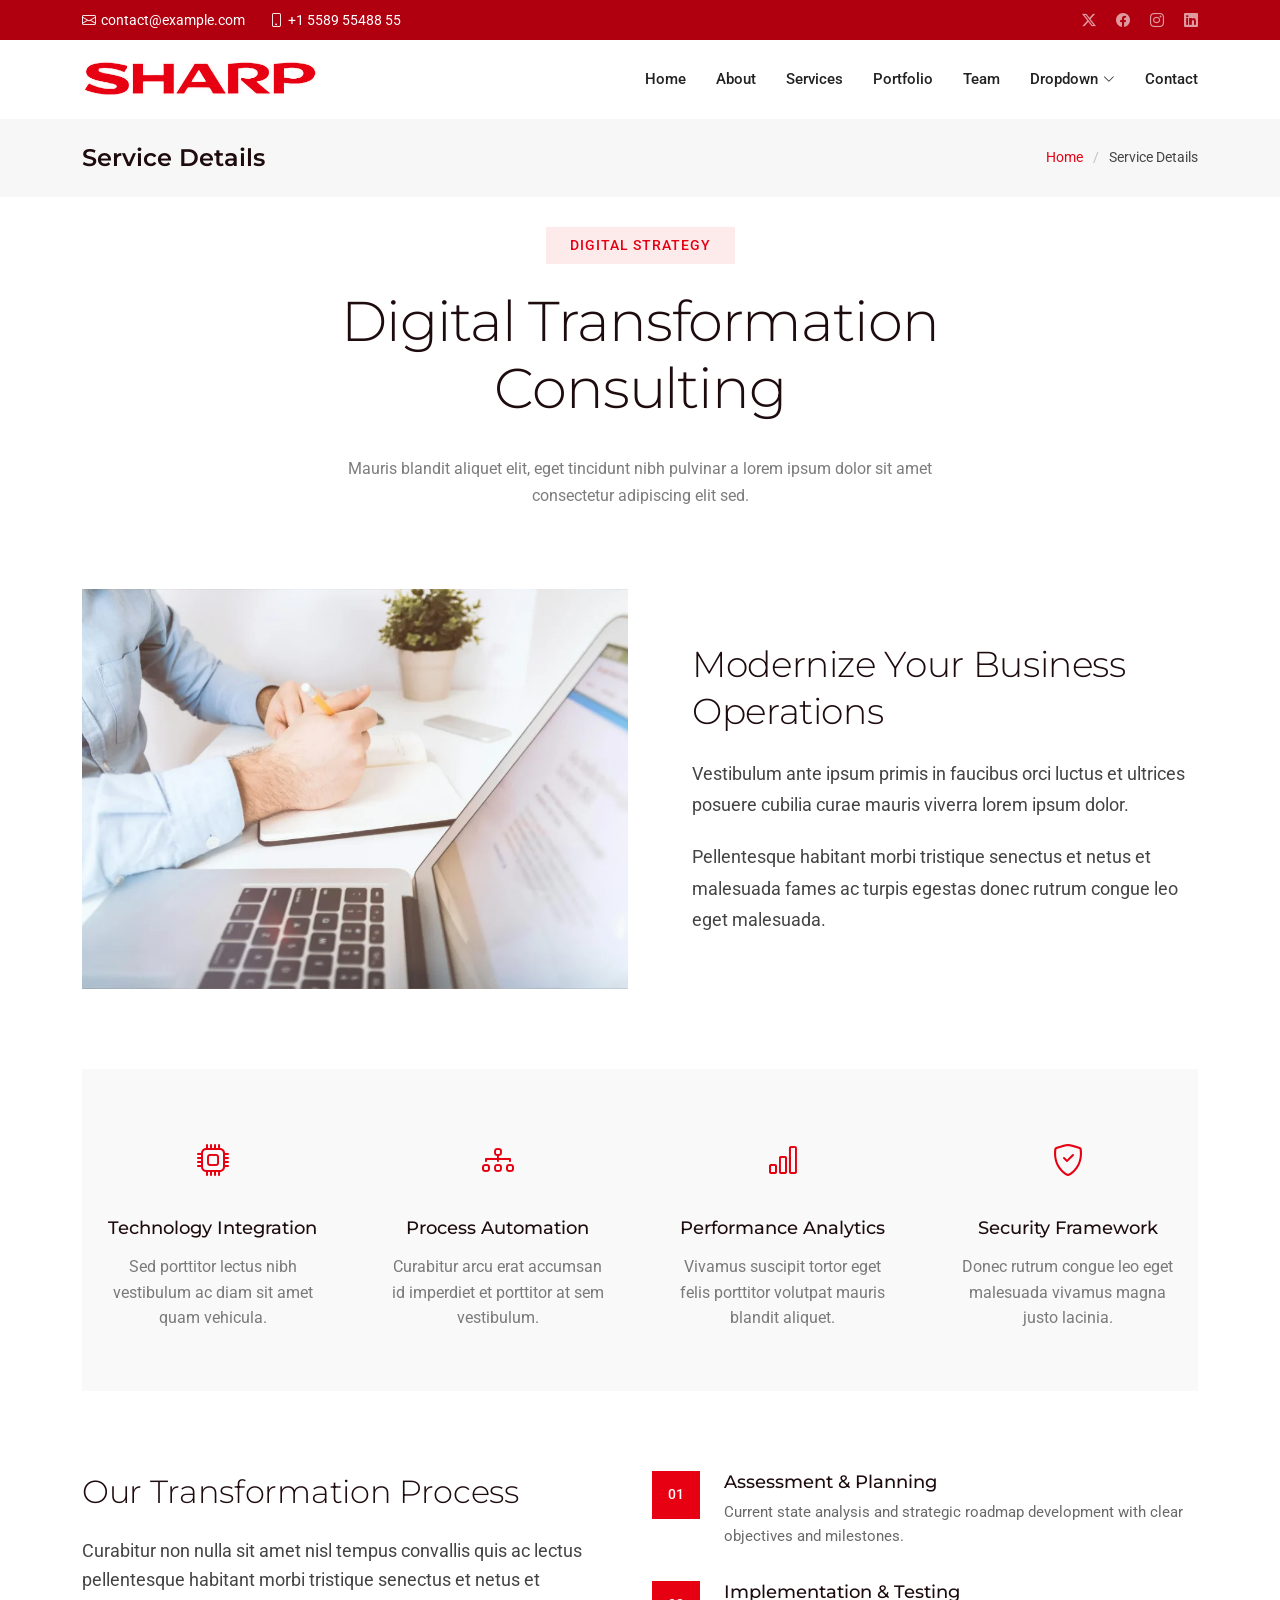
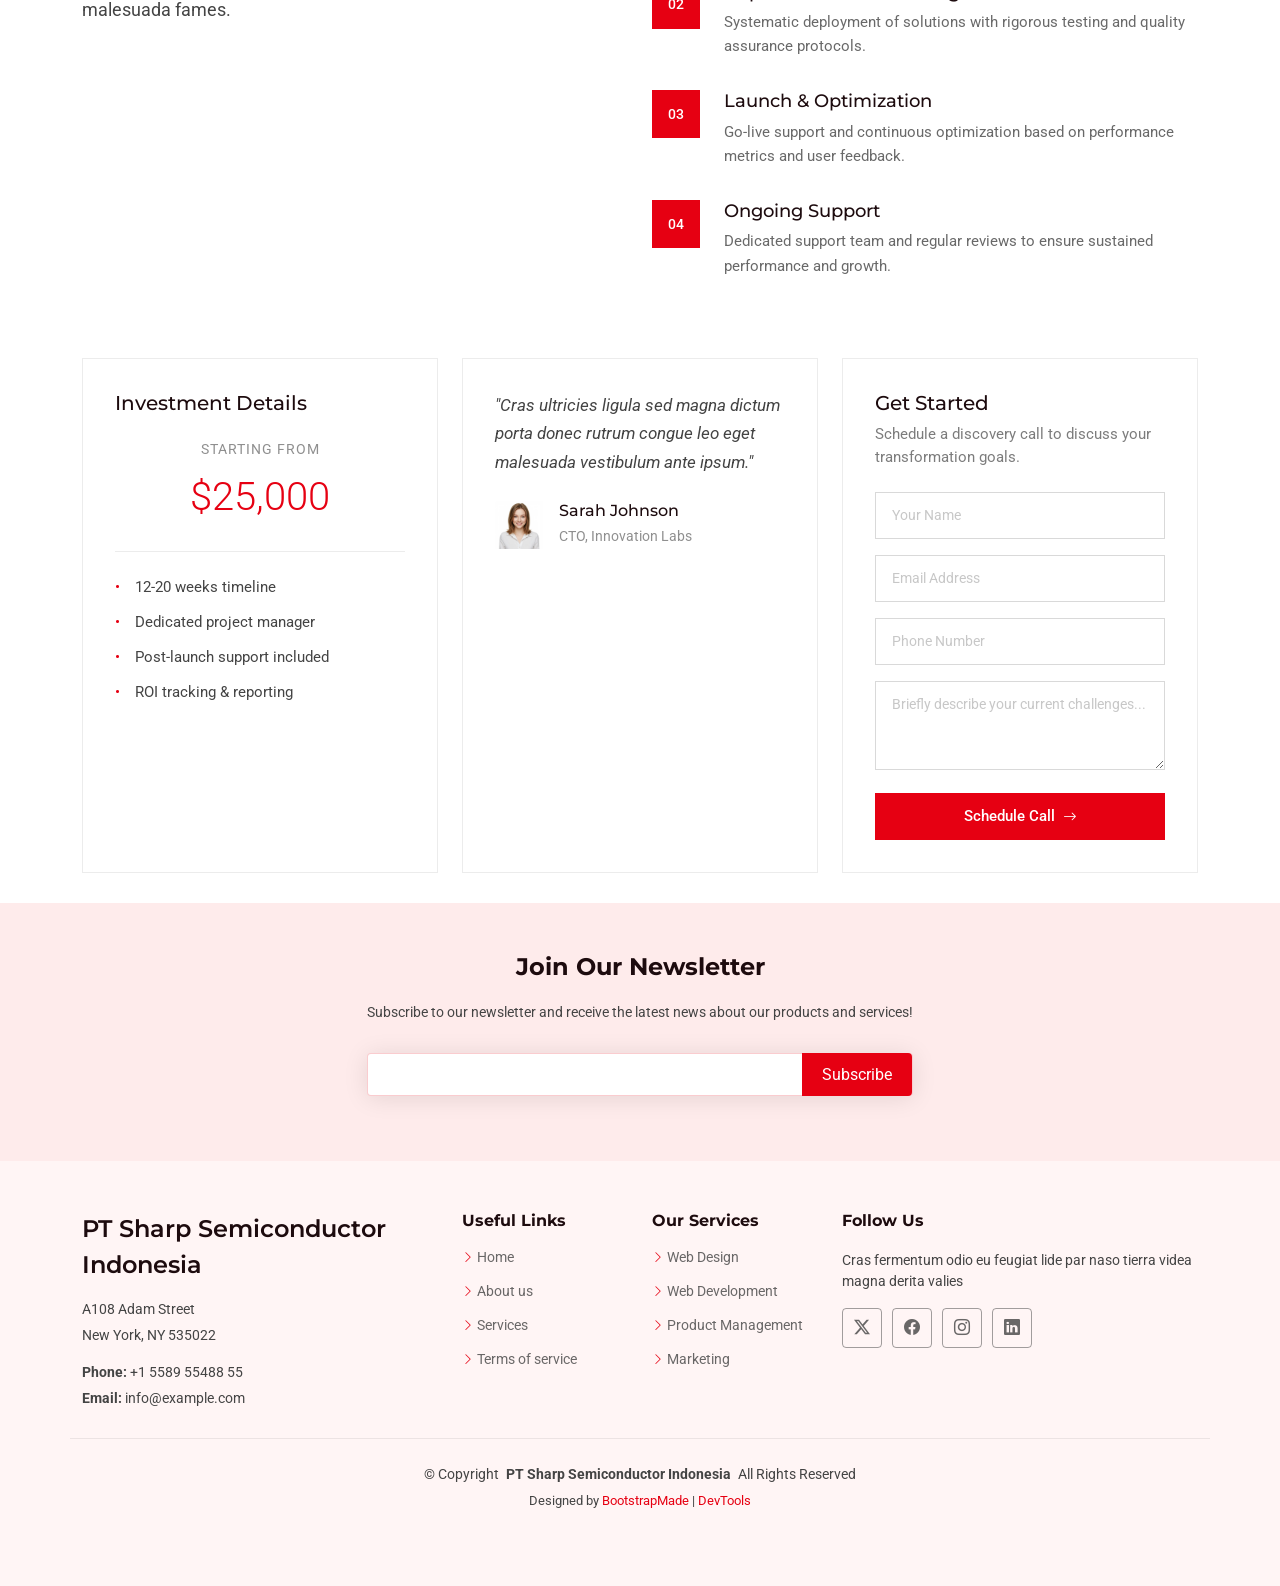
<file: service-details.html>
<!DOCTYPE html>
<html lang="id">

<head>
  <meta charset="utf-8">
  <meta content="width=device-width, initial-scale=1.0" name="viewport">
  <title>Service Details - PT Sharp Semiconductor Indonesia</title>
  <meta name="description" content="">
  <meta name="keywords" content="">

  <!-- Favicons -->
  <link href="assets/img/favicon.png" rel="icon">
  <link href="assets/img/apple-touch-icon.png" rel="apple-touch-icon">

  <!-- Fonts -->
  <link href="https://fonts.googleapis.com" rel="preconnect">
  <link href="https://fonts.gstatic.com" rel="preconnect" crossorigin>
  <link href="https://fonts.googleapis.com/css2?family=Roboto:ital,wght@0,100;0,300;0,400;0,500;0,700;0,900;1,100;1,300;1,400;1,500;1,700;1,900&family=Open+Sans:ital,wght@0,300;0,400;0,500;0,600;0,700;0,800;1,300;1,400;1,500;1,600;1,700;1,800&family=Montserrat:ital,wght@0,100;0,200;0,300;0,400;0,500;0,600;0,700;0,800;0,900;1,100;1,200;1,300;1,400;1,500;1,600;1,700;1,800;1,900&display=swap" rel="stylesheet">

  <!-- Vendor CSS Files -->
  <link href="assets/vendor/bootstrap/css/bootstrap.min.css" rel="stylesheet">
  <link href="assets/vendor/bootstrap-icons/bootstrap-icons.css" rel="stylesheet">
  <link href="assets/vendor/aos/aos.css" rel="stylesheet">
  <link href="assets/vendor/glightbox/css/glightbox.min.css" rel="stylesheet">
  <link href="assets/vendor/swiper/swiper-bundle.min.css" rel="stylesheet">

  <!-- Main CSS File -->
  <link href="assets/css/main.css" rel="stylesheet">
  <link href="assets/css/sharp-extras.css" rel="stylesheet">

  <!-- =======================================================
  * Template Name: PT Sharp Semiconductor Indonesia
  * Template URL: https://bootstrapmade.com/corebiz-bootstrap-business-template/
  * Updated: Aug 30 2025 with Bootstrap v5.3.8
  * Author: BootstrapMade.com
  * License: https://bootstrapmade.com/license/
  ======================================================== -->
</head>

<body class="service-details-page">

  <header id="header" class="header sticky-top">

    <div class="topbar d-flex align-items-center dark-background">
      <div class="container d-flex justify-content-center justify-content-md-between">
        <div class="contact-info d-flex align-items-center">
          <i class="bi bi-envelope d-flex align-items-center"><a href="mailto:contact@example.com">contact@example.com</a></i>
          <i class="bi bi-phone d-flex align-items-center ms-4"><span>+1 5589 55488 55</span></i>
        </div>
        <div class="social-links d-none d-md-flex align-items-center">
          <a href="#" class="twitter"><i class="bi bi-twitter-x"></i></a>
          <a href="#" class="facebook"><i class="bi bi-facebook"></i></a>
          <a href="#" class="instagram"><i class="bi bi-instagram"></i></a>
          <a href="#" class="linkedin"><i class="bi bi-linkedin"></i></a>
        </div>
      </div>
    </div><!-- End Top Bar -->

    <div class="branding d-flex align-items-cente">

      <div class="container position-relative d-flex align-items-center justify-content-between">
        <a href="index.html" class="logo d-flex align-items-center">
          <!-- Uncomment the line below if you also wish to use an image logo -->
          <!-- <img src="assets/img/logo.webp" alt=""> -->
          <img src="assets/img/sharp/logo-red.png" alt="SHARP">
        </a>

        <nav id="navmenu" class="navmenu">
          <ul>
            <li><a href="#hero">Home</a></li>
            <li><a href="#about">About</a></li>
            <li><a href="#services">Services</a></li>
            <li><a href="#portfolio">Portfolio</a></li>
            <li><a href="#team">Team</a></li>
            <li class="dropdown"><a href="#"><span>Dropdown</span> <i class="bi bi-chevron-down toggle-dropdown"></i></a>
              <ul>
                <li><a href="#">Dropdown 1</a></li>
                <li class="dropdown"><a href="#"><span>Deep Dropdown</span> <i class="bi bi-chevron-down toggle-dropdown"></i></a>
                  <ul>
                    <li><a href="#">Deep Dropdown 1</a></li>
                    <li><a href="#">Deep Dropdown 2</a></li>
                    <li><a href="#">Deep Dropdown 3</a></li>
                    <li><a href="#">Deep Dropdown 4</a></li>
                    <li><a href="#">Deep Dropdown 5</a></li>
                  </ul>
                </li>
                <li><a href="#">Dropdown 2</a></li>
                <li><a href="#">Dropdown 3</a></li>
                <li><a href="#">Dropdown 4</a></li>
              </ul>
            </li>
            <li><a href="#contact">Contact</a></li>
          </ul>
          <i class="mobile-nav-toggle d-xl-none bi bi-list"></i>
        </nav>

      </div>

    </div>

  </header>

  <main class="main">

    <!-- Page Title -->
    <div class="page-title" data-aos="fade">
      <div class="container d-lg-flex justify-content-between align-items-center">
        <h1 class="mb-2 mb-lg-0">Service Details</h1>
        <nav class="breadcrumbs">
          <ol>
            <li><a href="index.html">Home</a></li>
            <li class="current">Service Details</li>
          </ol>
        </nav>
      </div>
    </div><!-- End Page Title -->

    <!-- Service Details Section -->
    <section id="service-details" class="service-details section">

      <div class="container" data-aos="fade-up" data-aos-delay="100">

        <div class="row">

          <!-- Service Introduction -->
          <div class="col-lg-8 mx-auto">

            <div class="service-intro" data-aos="fade-up" data-aos-delay="100">
              <div class="service-badge">
                <span>Digital Strategy</span>
              </div>
              <h1>Digital Transformation Consulting</h1>
              <p class="lead">Mauris blandit aliquet elit, eget tincidunt nibh pulvinar a lorem ipsum dolor sit amet consectetur adipiscing elit sed.</p>
            </div>

          </div>

        </div>

        <!-- Service Details Grid -->
        <div class="service-content">

          <!-- Main Visual Section -->
          <div class="visual-section" data-aos="fade-up" data-aos-delay="200">
            <div class="row align-items-center">
              <div class="col-lg-6">
                <div class="service-image">
                  <img src="assets/img/services/services-1.webp" alt="Digital Transformation" class="img-fluid">
                </div>
              </div>
              <div class="col-lg-6">
                <div class="service-text">
                  <h2>Modernize Your Business Operations</h2>
                  <p>Vestibulum ante ipsum primis in faucibus orci luctus et ultrices posuere cubilia curae mauris viverra lorem ipsum dolor.</p>
                  <p>Pellentesque habitant morbi tristique senectus et netus et malesuada fames ac turpis egestas donec rutrum congue leo eget malesuada.</p>
                </div>
              </div>
            </div>
          </div>

          <!-- Service Features -->
          <div class="features-section" data-aos="fade-up" data-aos-delay="300">
            <div class="row">
              <div class="col-lg-3 col-md-6">
                <div class="feature-item">
                  <div class="feature-icon">
                    <i class="bi bi-cpu"></i>
                  </div>
                  <h4>Technology Integration</h4>
                  <p>Sed porttitor lectus nibh vestibulum ac diam sit amet quam vehicula.</p>
                </div>
              </div>

              <div class="col-lg-3 col-md-6">
                <div class="feature-item">
                  <div class="feature-icon">
                    <i class="bi bi-diagram-3"></i>
                  </div>
                  <h4>Process Automation</h4>
                  <p>Curabitur arcu erat accumsan id imperdiet et porttitor at sem vestibulum.</p>
                </div>
              </div>

              <div class="col-lg-3 col-md-6">
                <div class="feature-item">
                  <div class="feature-icon">
                    <i class="bi bi-bar-chart"></i>
                  </div>
                  <h4>Performance Analytics</h4>
                  <p>Vivamus suscipit tortor eget felis porttitor volutpat mauris blandit aliquet.</p>
                </div>
              </div>

              <div class="col-lg-3 col-md-6">
                <div class="feature-item">
                  <div class="feature-icon">
                    <i class="bi bi-shield-check"></i>
                  </div>
                  <h4>Security Framework</h4>
                  <p>Donec rutrum congue leo eget malesuada vivamus magna justo lacinia.</p>
                </div>
              </div>
            </div>
          </div>

          <!-- Service Process -->
          <div class="process-section" data-aos="fade-up" data-aos-delay="400">
            <div class="row">
              <div class="col-lg-6">
                <div class="process-info">
                  <h3>Our Transformation Process</h3>
                  <p>Curabitur non nulla sit amet nisl tempus convallis quis ac lectus pellentesque habitant morbi tristique senectus et netus et malesuada fames.</p>
                </div>
              </div>
              <div class="col-lg-6">
                <div class="process-steps">
                  <div class="step">
                    <div class="step-number">01</div>
                    <div class="step-content">
                      <h5>Assessment &amp; Planning</h5>
                      <p>Current state analysis and strategic roadmap development with clear objectives and milestones.</p>
                    </div>
                  </div>

                  <div class="step">
                    <div class="step-number">02</div>
                    <div class="step-content">
                      <h5>Implementation &amp; Testing</h5>
                      <p>Systematic deployment of solutions with rigorous testing and quality assurance protocols.</p>
                    </div>
                  </div>

                  <div class="step">
                    <div class="step-number">03</div>
                    <div class="step-content">
                      <h5>Launch &amp; Optimization</h5>
                      <p>Go-live support and continuous optimization based on performance metrics and user feedback.</p>
                    </div>
                  </div>

                  <div class="step">
                    <div class="step-number">04</div>
                    <div class="step-content">
                      <h5>Ongoing Support</h5>
                      <p>Dedicated support team and regular reviews to ensure sustained performance and growth.</p>
                    </div>
                  </div>
                </div>
              </div>
            </div>
          </div>

        </div>

        <!-- Service Information Cards -->
        <div class="info-grid" data-aos="fade-up" data-aos-delay="500">
          <div class="row">

            <!-- Pricing Information -->
            <div class="col-lg-4">
              <div class="info-card">
                <div class="info-header">
                  <h4>Investment Details</h4>
                </div>
                <div class="info-content">
                  <div class="price-range">
                    <span class="price-label">Starting from</span>
                    <span class="price-value">$25,000</span>
                  </div>
                  <ul class="info-list">
                    <li>12-20 weeks timeline</li>
                    <li>Dedicated project manager</li>
                    <li>Post-launch support included</li>
                    <li>ROI tracking &amp; reporting</li>
                  </ul>
                </div>
              </div>
            </div>

            <!-- Client Testimonial -->
            <div class="col-lg-4">
              <div class="info-card">
                <div class="testimonial-content">
                  <p>"Cras ultricies ligula sed magna dictum porta donec rutrum congue leo eget malesuada vestibulum ante ipsum."</p>
                  <div class="testimonial-author">
                    <img src="assets/img/person/person-f-7.webp" alt="Sarah Johnson" class="author-image">
                    <div class="author-info">
                      <h6>Sarah Johnson</h6>
                      <span>CTO, Innovation Labs</span>
                    </div>
                  </div>
                </div>
              </div>
            </div>

            <!-- Contact Form -->
            <div class="col-lg-4">
              <div class="info-card">
                <div class="info-header">
                  <h4>Get Started</h4>
                  <p>Schedule a discovery call to discuss your transformation goals.</p>
                </div>

                <form action="forms/contact.php" method="post" class="php-email-form service-form">
                  <div class="form-field">
                    <input type="text" name="name" placeholder="Your Name" required="">
                  </div>

                  <div class="form-field">
                    <input type="email" name="email" placeholder="Email Address" required="">
                  </div>

                  <div class="form-field">
                    <input type="tel" name="phone" placeholder="Phone Number">
                  </div>

                  <input type="hidden" name="subject" value="Digital Transformation Consultation">

                  <div class="form-field">
                    <textarea name="message" rows="3" placeholder="Briefly describe your current challenges..." required=""></textarea>
                  </div>

                  <div class="loading">Loading</div>
                  <div class="error-message"></div>
                  <div class="sent-message">Your request has been sent. Thank you!</div>

                  <button type="submit" class="submit-btn">
                    <span>Schedule Call</span>
                    <i class="bi bi-arrow-right"></i>
                  </button>
                </form>
              </div>
            </div>

          </div>
        </div>

      </div>

    </section><!-- /Service Details Section -->

  </main>

  <footer id="footer" class="footer light-background">

    <div class="footer-newsletter">
      <div class="container">
        <div class="row justify-content-center text-center">
          <div class="col-lg-6">
            <h4>Join Our Newsletter</h4>
            <p>Subscribe to our newsletter and receive the latest news about our products and services!</p>
            <form action="forms/newsletter.php" method="post" class="php-email-form">
              <div class="newsletter-form"><input type="email" name="email"><input type="submit" value="Subscribe"></div>
              <div class="loading">Loading</div>
              <div class="error-message"></div>
              <div class="sent-message">Your subscription request has been sent. Thank you!</div>
            </form>
          </div>
        </div>
      </div>
    </div>

    <div class="container footer-top">
      <div class="row gy-4">
        <div class="col-lg-4 col-md-6 footer-about">
          <a href="index.html" class="d-flex align-items-center">
            <span class="sitename">PT Sharp Semiconductor Indonesia</span>
          </a>
          <div class="footer-contact pt-3">
            <p>A108 Adam Street</p>
            <p>New York, NY 535022</p>
            <p class="mt-3"><strong>Phone:</strong> <span>+1 5589 55488 55</span></p>
            <p><strong>Email:</strong> <span>info@example.com</span></p>
          </div>
        </div>

        <div class="col-lg-2 col-md-3 footer-links">
          <h4>Useful Links</h4>
          <ul>
            <li><i class="bi bi-chevron-right"></i> <a href="#">Home</a></li>
            <li><i class="bi bi-chevron-right"></i> <a href="#">About us</a></li>
            <li><i class="bi bi-chevron-right"></i> <a href="#">Services</a></li>
            <li><i class="bi bi-chevron-right"></i> <a href="#">Terms of service</a></li>
          </ul>
        </div>

        <div class="col-lg-2 col-md-3 footer-links">
          <h4>Our Services</h4>
          <ul>
            <li><i class="bi bi-chevron-right"></i> <a href="#">Web Design</a></li>
            <li><i class="bi bi-chevron-right"></i> <a href="#">Web Development</a></li>
            <li><i class="bi bi-chevron-right"></i> <a href="#">Product Management</a></li>
            <li><i class="bi bi-chevron-right"></i> <a href="#">Marketing</a></li>
          </ul>
        </div>

        <div class="col-lg-4 col-md-12">
          <h4>Follow Us</h4>
          <p>Cras fermentum odio eu feugiat lide par naso tierra videa magna derita valies</p>
          <div class="social-links d-flex">
            <a href=""><i class="bi bi-twitter-x"></i></a>
            <a href=""><i class="bi bi-facebook"></i></a>
            <a href=""><i class="bi bi-instagram"></i></a>
            <a href=""><i class="bi bi-linkedin"></i></a>
          </div>
        </div>

      </div>
    </div>

    <div class="container copyright text-center mt-4">
      <p>© <span>Copyright</span> <strong class="px-1 sitename">PT Sharp Semiconductor Indonesia</strong> <span>All Rights Reserved</span></p>
      <div class="credits">
        <!-- All the links in the footer should remain intact. -->
        <!-- You can delete the links only if you've purchased the pro version. -->
        <!-- Licensing information: https://bootstrapmade.com/license/ -->
        <!-- Purchase the pro version with working PHP/AJAX contact form: [buy-url] -->
        Designed by <a href="https://bootstrapmade.com/">BootstrapMade</a> | <a href="https://bootstrapmade.com/tools/">DevTools</a>
      </div>
    </div>

  </footer>

  <!-- Scroll Top -->
  <a href="#" id="scroll-top" class="scroll-top d-flex align-items-center justify-content-center"><i class="bi bi-arrow-up-short"></i></a>

  <!-- Preloader -->
  <div id="preloader">
    <div></div>
    <div></div>
    <div></div>
    <div></div>
  </div>

  <!-- Vendor JS Files -->
  <script src="assets/vendor/bootstrap/js/bootstrap.bundle.min.js"></script>
  <script src="assets/vendor/php-email-form/validate.js"></script>
  <script src="assets/vendor/aos/aos.js"></script>
  <script src="assets/vendor/glightbox/js/glightbox.min.js"></script>
  <script src="assets/vendor/purecounter/purecounter_vanilla.js"></script>
  <script src="assets/vendor/waypoints/noframework.waypoints.js"></script>
  <script src="assets/vendor/swiper/swiper-bundle.min.js"></script>
  <script src="assets/vendor/imagesloaded/imagesloaded.pkgd.min.js"></script>
  <script src="assets/vendor/isotope-layout/isotope.pkgd.min.js"></script>

  <!-- Main JS File -->
  <script src="assets/js/main.js"></script>

</body>

</html>
</file>
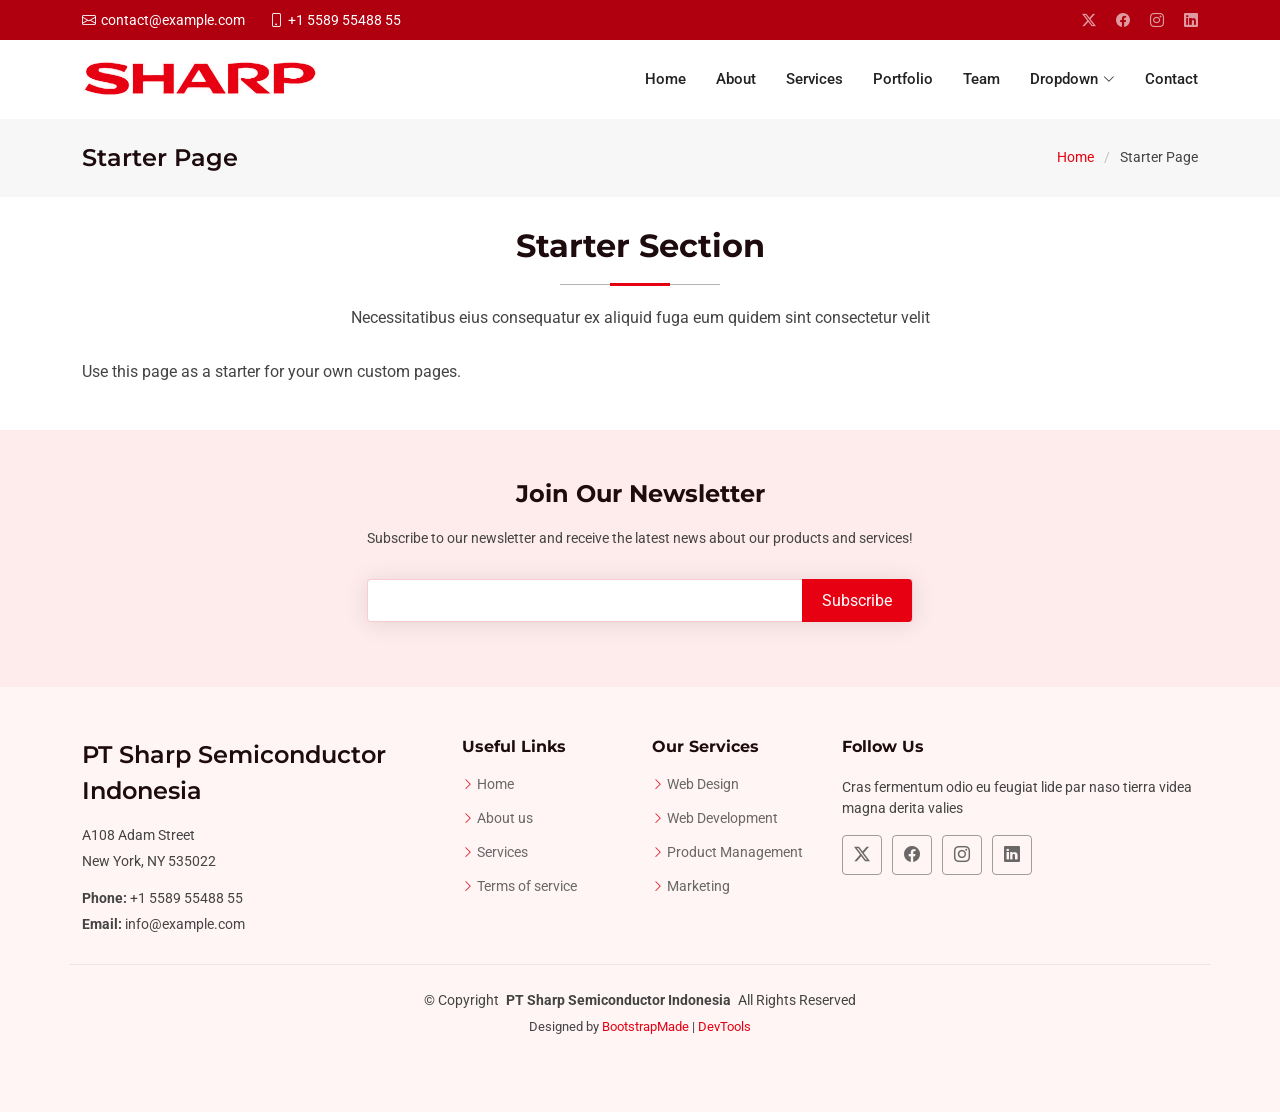
<file: starter-page.html>
<!DOCTYPE html>
<html lang="id">

<head>
  <meta charset="utf-8">
  <meta content="width=device-width, initial-scale=1.0" name="viewport">
  <title>Starter Page - PT Sharp Semiconductor Indonesia</title>
  <meta name="description" content="">
  <meta name="keywords" content="">

  <!-- Favicons -->
  <link href="assets/img/favicon.png" rel="icon">
  <link href="assets/img/apple-touch-icon.png" rel="apple-touch-icon">

  <!-- Fonts -->
  <link href="https://fonts.googleapis.com" rel="preconnect">
  <link href="https://fonts.gstatic.com" rel="preconnect" crossorigin>
  <link href="https://fonts.googleapis.com/css2?family=Roboto:ital,wght@0,100;0,300;0,400;0,500;0,700;0,900;1,100;1,300;1,400;1,500;1,700;1,900&family=Open+Sans:ital,wght@0,300;0,400;0,500;0,600;0,700;0,800;1,300;1,400;1,500;1,600;1,700;1,800&family=Montserrat:ital,wght@0,100;0,200;0,300;0,400;0,500;0,600;0,700;0,800;0,900;1,100;1,200;1,300;1,400;1,500;1,600;1,700;1,800;1,900&display=swap" rel="stylesheet">

  <!-- Vendor CSS Files -->
  <link href="assets/vendor/bootstrap/css/bootstrap.min.css" rel="stylesheet">
  <link href="assets/vendor/bootstrap-icons/bootstrap-icons.css" rel="stylesheet">
  <link href="assets/vendor/aos/aos.css" rel="stylesheet">
  <link href="assets/vendor/glightbox/css/glightbox.min.css" rel="stylesheet">
  <link href="assets/vendor/swiper/swiper-bundle.min.css" rel="stylesheet">

  <!-- Main CSS File -->
  <link href="assets/css/main.css" rel="stylesheet">
  <link href="assets/css/sharp-extras.css" rel="stylesheet">

  <!-- =======================================================
  * Template Name: PT Sharp Semiconductor Indonesia
  * Template URL: https://bootstrapmade.com/corebiz-bootstrap-business-template/
  * Updated: Aug 30 2025 with Bootstrap v5.3.8
  * Author: BootstrapMade.com
  * License: https://bootstrapmade.com/license/
  ======================================================== -->
</head>

<body class="starter-page-page">

  <header id="header" class="header sticky-top">

    <div class="topbar d-flex align-items-center dark-background">
      <div class="container d-flex justify-content-center justify-content-md-between">
        <div class="contact-info d-flex align-items-center">
          <i class="bi bi-envelope d-flex align-items-center"><a href="mailto:contact@example.com">contact@example.com</a></i>
          <i class="bi bi-phone d-flex align-items-center ms-4"><span>+1 5589 55488 55</span></i>
        </div>
        <div class="social-links d-none d-md-flex align-items-center">
          <a href="#" class="twitter"><i class="bi bi-twitter-x"></i></a>
          <a href="#" class="facebook"><i class="bi bi-facebook"></i></a>
          <a href="#" class="instagram"><i class="bi bi-instagram"></i></a>
          <a href="#" class="linkedin"><i class="bi bi-linkedin"></i></a>
        </div>
      </div>
    </div><!-- End Top Bar -->

    <div class="branding d-flex align-items-cente">

      <div class="container position-relative d-flex align-items-center justify-content-between">
        <a href="index.html" class="logo d-flex align-items-center">
          <!-- Uncomment the line below if you also wish to use an image logo -->
          <!-- <img src="assets/img/logo.webp" alt=""> -->
          <img src="assets/img/sharp/logo-red.png" alt="SHARP">
        </a>

        <nav id="navmenu" class="navmenu">
          <ul>
            <li><a href="#hero">Home</a></li>
            <li><a href="#about">About</a></li>
            <li><a href="#services">Services</a></li>
            <li><a href="#portfolio">Portfolio</a></li>
            <li><a href="#team">Team</a></li>
            <li class="dropdown"><a href="#"><span>Dropdown</span> <i class="bi bi-chevron-down toggle-dropdown"></i></a>
              <ul>
                <li><a href="#">Dropdown 1</a></li>
                <li class="dropdown"><a href="#"><span>Deep Dropdown</span> <i class="bi bi-chevron-down toggle-dropdown"></i></a>
                  <ul>
                    <li><a href="#">Deep Dropdown 1</a></li>
                    <li><a href="#">Deep Dropdown 2</a></li>
                    <li><a href="#">Deep Dropdown 3</a></li>
                    <li><a href="#">Deep Dropdown 4</a></li>
                    <li><a href="#">Deep Dropdown 5</a></li>
                  </ul>
                </li>
                <li><a href="#">Dropdown 2</a></li>
                <li><a href="#">Dropdown 3</a></li>
                <li><a href="#">Dropdown 4</a></li>
              </ul>
            </li>
            <li><a href="#contact">Contact</a></li>
          </ul>
          <i class="mobile-nav-toggle d-xl-none bi bi-list"></i>
        </nav>

      </div>

    </div>

  </header>

  <main class="main">

    <!-- Page Title -->
    <div class="page-title" data-aos="fade">
      <div class="container d-lg-flex justify-content-between align-items-center">
        <h1 class="mb-2 mb-lg-0">Starter Page</h1>
        <nav class="breadcrumbs">
          <ol>
            <li><a href="index.html">Home</a></li>
            <li class="current">Starter Page</li>
          </ol>
        </nav>
      </div>
    </div><!-- End Page Title -->

    <!-- Starter Section Section -->
    <section id="starter-section" class="starter-section section">

      <!-- Section Title -->
      <div class="container section-title" data-aos="fade-up">
        <h2>Starter Section</h2>
        <p>Necessitatibus eius consequatur ex aliquid fuga eum quidem sint consectetur velit</p>
      </div><!-- End Section Title -->

      <div class="container" data-aos="fade-up">
        <p>Use this page as a starter for your own custom pages.</p>
      </div>

    </section><!-- /Starter Section Section -->

  </main>

  <footer id="footer" class="footer light-background">

    <div class="footer-newsletter">
      <div class="container">
        <div class="row justify-content-center text-center">
          <div class="col-lg-6">
            <h4>Join Our Newsletter</h4>
            <p>Subscribe to our newsletter and receive the latest news about our products and services!</p>
            <form action="forms/newsletter.php" method="post" class="php-email-form">
              <div class="newsletter-form"><input type="email" name="email"><input type="submit" value="Subscribe"></div>
              <div class="loading">Loading</div>
              <div class="error-message"></div>
              <div class="sent-message">Your subscription request has been sent. Thank you!</div>
            </form>
          </div>
        </div>
      </div>
    </div>

    <div class="container footer-top">
      <div class="row gy-4">
        <div class="col-lg-4 col-md-6 footer-about">
          <a href="index.html" class="d-flex align-items-center">
            <span class="sitename">PT Sharp Semiconductor Indonesia</span>
          </a>
          <div class="footer-contact pt-3">
            <p>A108 Adam Street</p>
            <p>New York, NY 535022</p>
            <p class="mt-3"><strong>Phone:</strong> <span>+1 5589 55488 55</span></p>
            <p><strong>Email:</strong> <span>info@example.com</span></p>
          </div>
        </div>

        <div class="col-lg-2 col-md-3 footer-links">
          <h4>Useful Links</h4>
          <ul>
            <li><i class="bi bi-chevron-right"></i> <a href="#">Home</a></li>
            <li><i class="bi bi-chevron-right"></i> <a href="#">About us</a></li>
            <li><i class="bi bi-chevron-right"></i> <a href="#">Services</a></li>
            <li><i class="bi bi-chevron-right"></i> <a href="#">Terms of service</a></li>
          </ul>
        </div>

        <div class="col-lg-2 col-md-3 footer-links">
          <h4>Our Services</h4>
          <ul>
            <li><i class="bi bi-chevron-right"></i> <a href="#">Web Design</a></li>
            <li><i class="bi bi-chevron-right"></i> <a href="#">Web Development</a></li>
            <li><i class="bi bi-chevron-right"></i> <a href="#">Product Management</a></li>
            <li><i class="bi bi-chevron-right"></i> <a href="#">Marketing</a></li>
          </ul>
        </div>

        <div class="col-lg-4 col-md-12">
          <h4>Follow Us</h4>
          <p>Cras fermentum odio eu feugiat lide par naso tierra videa magna derita valies</p>
          <div class="social-links d-flex">
            <a href=""><i class="bi bi-twitter-x"></i></a>
            <a href=""><i class="bi bi-facebook"></i></a>
            <a href=""><i class="bi bi-instagram"></i></a>
            <a href=""><i class="bi bi-linkedin"></i></a>
          </div>
        </div>

      </div>
    </div>

    <div class="container copyright text-center mt-4">
      <p>© <span>Copyright</span> <strong class="px-1 sitename">PT Sharp Semiconductor Indonesia</strong> <span>All Rights Reserved</span></p>
      <div class="credits">
        <!-- All the links in the footer should remain intact. -->
        <!-- You can delete the links only if you've purchased the pro version. -->
        <!-- Licensing information: https://bootstrapmade.com/license/ -->
        <!-- Purchase the pro version with working PHP/AJAX contact form: [buy-url] -->
        Designed by <a href="https://bootstrapmade.com/">BootstrapMade</a> | <a href="https://bootstrapmade.com/tools/">DevTools</a>
      </div>
    </div>

  </footer>

  <!-- Scroll Top -->
  <a href="#" id="scroll-top" class="scroll-top d-flex align-items-center justify-content-center"><i class="bi bi-arrow-up-short"></i></a>

  <!-- Preloader -->
  <div id="preloader">
    <div></div>
    <div></div>
    <div></div>
    <div></div>
  </div>

  <!-- Vendor JS Files -->
  <script src="assets/vendor/bootstrap/js/bootstrap.bundle.min.js"></script>
  <script src="assets/vendor/php-email-form/validate.js"></script>
  <script src="assets/vendor/aos/aos.js"></script>
  <script src="assets/vendor/glightbox/js/glightbox.min.js"></script>
  <script src="assets/vendor/purecounter/purecounter_vanilla.js"></script>
  <script src="assets/vendor/waypoints/noframework.waypoints.js"></script>
  <script src="assets/vendor/swiper/swiper-bundle.min.js"></script>
  <script src="assets/vendor/imagesloaded/imagesloaded.pkgd.min.js"></script>
  <script src="assets/vendor/isotope-layout/isotope.pkgd.min.js"></script>

  <!-- Main JS File -->
  <script src="assets/js/main.js"></script>

</body>

</html>
</file>
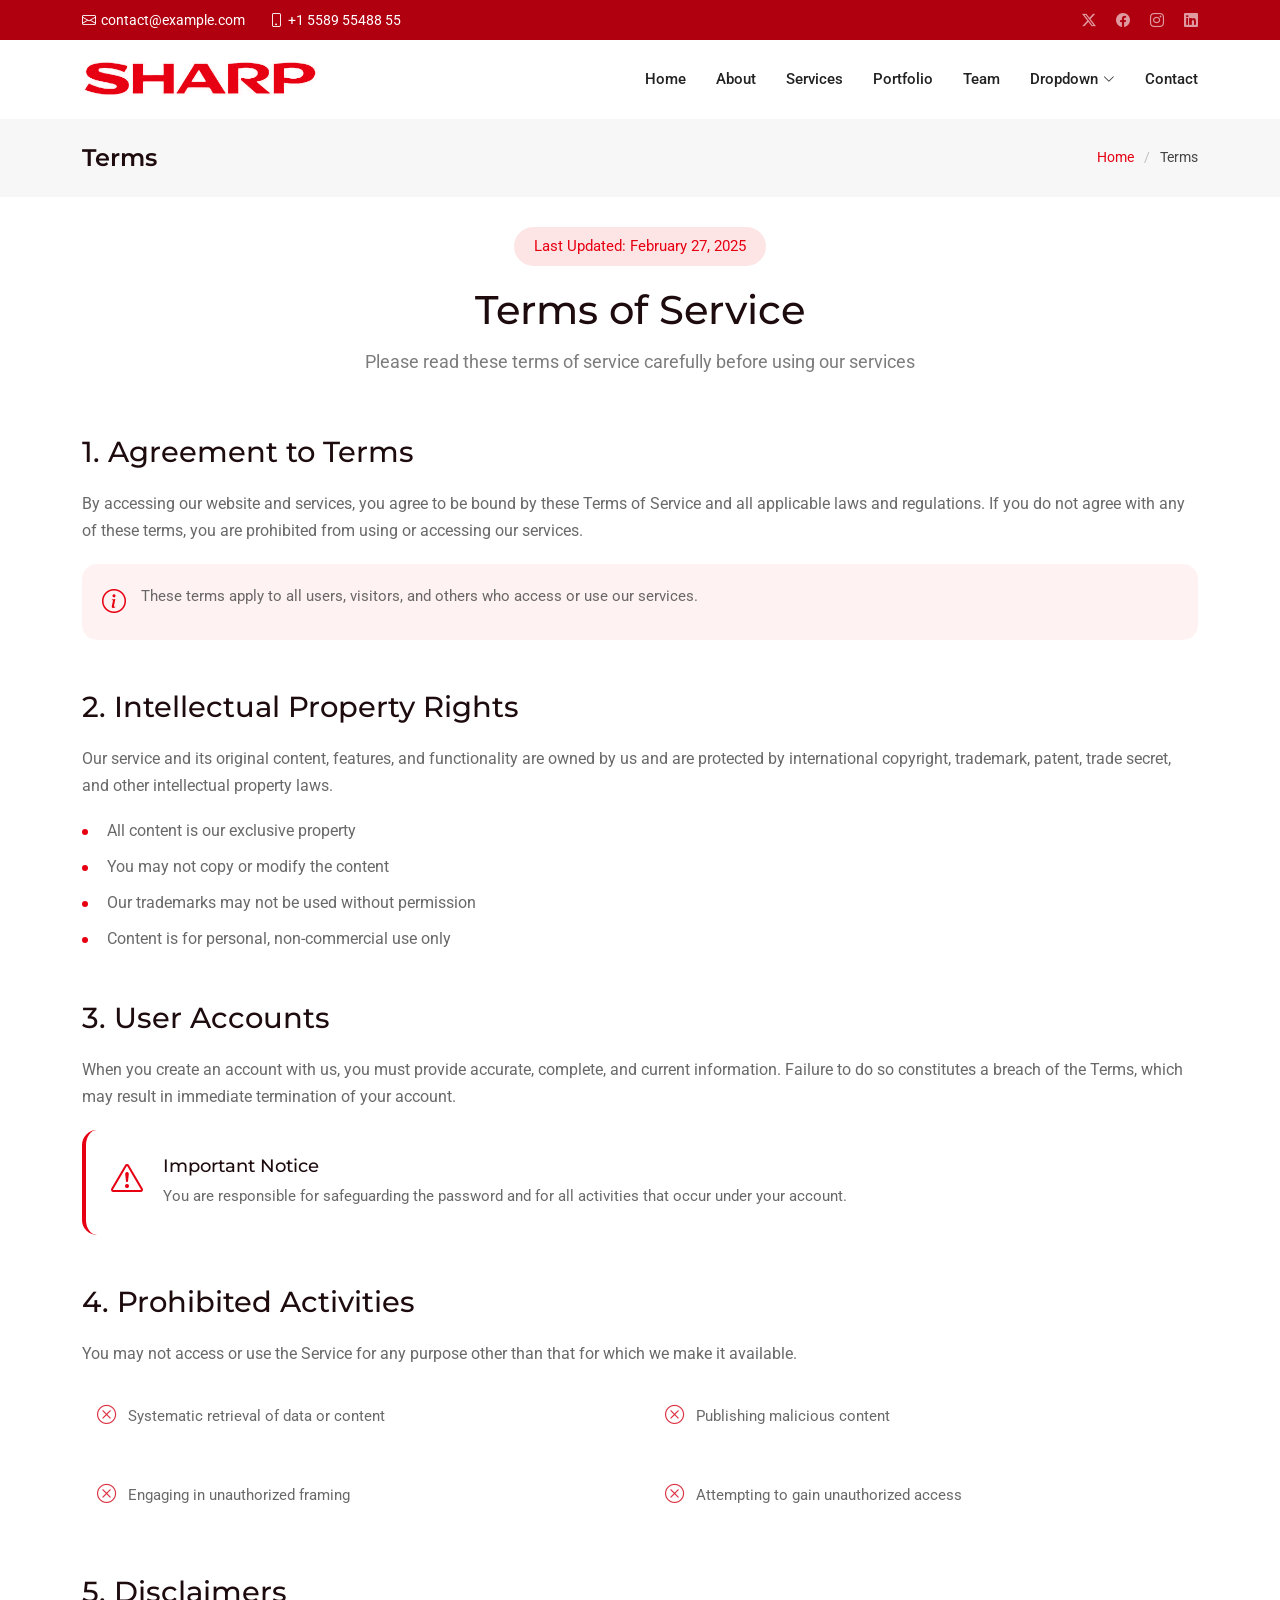
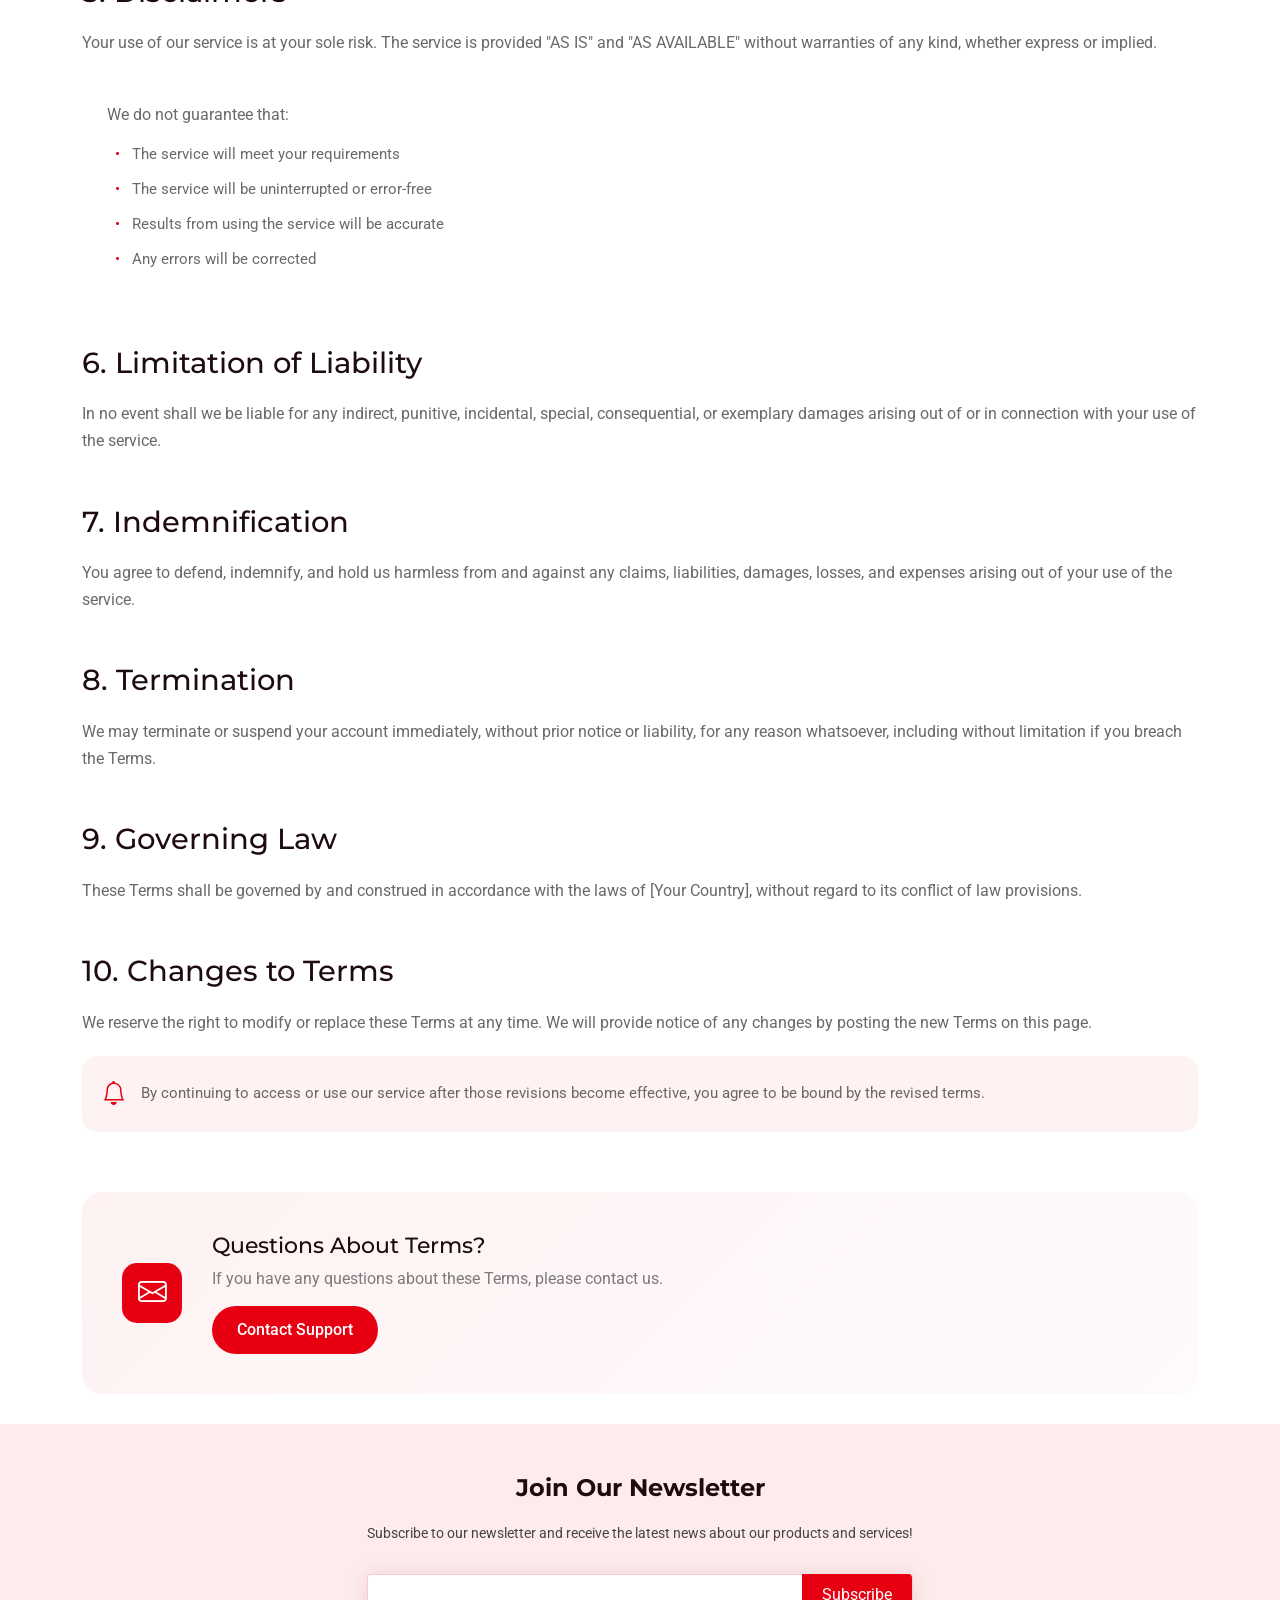
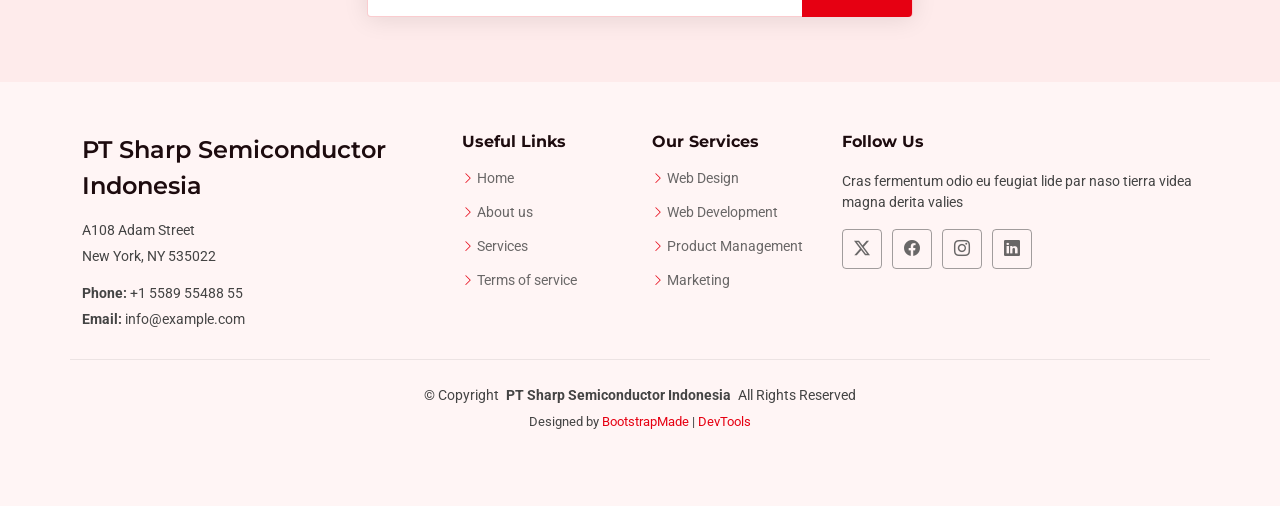
<file: terms.html>
<!DOCTYPE html>
<html lang="id">

<head>
  <meta charset="utf-8">
  <meta content="width=device-width, initial-scale=1.0" name="viewport">
  <title>Terms - PT Sharp Semiconductor Indonesia</title>
  <meta name="description" content="">
  <meta name="keywords" content="">

  <!-- Favicons -->
  <link href="assets/img/favicon.png" rel="icon">
  <link href="assets/img/apple-touch-icon.png" rel="apple-touch-icon">

  <!-- Fonts -->
  <link href="https://fonts.googleapis.com" rel="preconnect">
  <link href="https://fonts.gstatic.com" rel="preconnect" crossorigin>
  <link href="https://fonts.googleapis.com/css2?family=Roboto:ital,wght@0,100;0,300;0,400;0,500;0,700;0,900;1,100;1,300;1,400;1,500;1,700;1,900&family=Open+Sans:ital,wght@0,300;0,400;0,500;0,600;0,700;0,800;1,300;1,400;1,500;1,600;1,700;1,800&family=Montserrat:ital,wght@0,100;0,200;0,300;0,400;0,500;0,600;0,700;0,800;0,900;1,100;1,200;1,300;1,400;1,500;1,600;1,700;1,800;1,900&display=swap" rel="stylesheet">

  <!-- Vendor CSS Files -->
  <link href="assets/vendor/bootstrap/css/bootstrap.min.css" rel="stylesheet">
  <link href="assets/vendor/bootstrap-icons/bootstrap-icons.css" rel="stylesheet">
  <link href="assets/vendor/aos/aos.css" rel="stylesheet">
  <link href="assets/vendor/glightbox/css/glightbox.min.css" rel="stylesheet">
  <link href="assets/vendor/swiper/swiper-bundle.min.css" rel="stylesheet">

  <!-- Main CSS File -->
  <link href="assets/css/main.css" rel="stylesheet">
  <link href="assets/css/sharp-extras.css" rel="stylesheet">

  <!-- =======================================================
  * Template Name: PT Sharp Semiconductor Indonesia
  * Template URL: https://bootstrapmade.com/corebiz-bootstrap-business-template/
  * Updated: Aug 30 2025 with Bootstrap v5.3.8
  * Author: BootstrapMade.com
  * License: https://bootstrapmade.com/license/
  ======================================================== -->
</head>

<body class="terms-page">

  <header id="header" class="header sticky-top">

    <div class="topbar d-flex align-items-center dark-background">
      <div class="container d-flex justify-content-center justify-content-md-between">
        <div class="contact-info d-flex align-items-center">
          <i class="bi bi-envelope d-flex align-items-center"><a href="mailto:contact@example.com">contact@example.com</a></i>
          <i class="bi bi-phone d-flex align-items-center ms-4"><span>+1 5589 55488 55</span></i>
        </div>
        <div class="social-links d-none d-md-flex align-items-center">
          <a href="#" class="twitter"><i class="bi bi-twitter-x"></i></a>
          <a href="#" class="facebook"><i class="bi bi-facebook"></i></a>
          <a href="#" class="instagram"><i class="bi bi-instagram"></i></a>
          <a href="#" class="linkedin"><i class="bi bi-linkedin"></i></a>
        </div>
      </div>
    </div><!-- End Top Bar -->

    <div class="branding d-flex align-items-cente">

      <div class="container position-relative d-flex align-items-center justify-content-between">
        <a href="index.html" class="logo d-flex align-items-center">
          <!-- Uncomment the line below if you also wish to use an image logo -->
          <!-- <img src="assets/img/logo.webp" alt=""> -->
          <img src="assets/img/sharp/logo-red.png" alt="SHARP">
        </a>

        <nav id="navmenu" class="navmenu">
          <ul>
            <li><a href="#hero">Home</a></li>
            <li><a href="#about">About</a></li>
            <li><a href="#services">Services</a></li>
            <li><a href="#portfolio">Portfolio</a></li>
            <li><a href="#team">Team</a></li>
            <li class="dropdown"><a href="#"><span>Dropdown</span> <i class="bi bi-chevron-down toggle-dropdown"></i></a>
              <ul>
                <li><a href="#">Dropdown 1</a></li>
                <li class="dropdown"><a href="#"><span>Deep Dropdown</span> <i class="bi bi-chevron-down toggle-dropdown"></i></a>
                  <ul>
                    <li><a href="#">Deep Dropdown 1</a></li>
                    <li><a href="#">Deep Dropdown 2</a></li>
                    <li><a href="#">Deep Dropdown 3</a></li>
                    <li><a href="#">Deep Dropdown 4</a></li>
                    <li><a href="#">Deep Dropdown 5</a></li>
                  </ul>
                </li>
                <li><a href="#">Dropdown 2</a></li>
                <li><a href="#">Dropdown 3</a></li>
                <li><a href="#">Dropdown 4</a></li>
              </ul>
            </li>
            <li><a href="#contact">Contact</a></li>
          </ul>
          <i class="mobile-nav-toggle d-xl-none bi bi-list"></i>
        </nav>

      </div>

    </div>

  </header>

  <main class="main">

    <!-- Page Title -->
    <div class="page-title position-relative" data-aos="fade">
      <div class="container d-lg-flex justify-content-between align-items-center">
        <h1 class="mb-2 mb-lg-0">Terms&nbsp;</h1>
        <nav class="breadcrumbs">
          <ol>
            <li><a href="index.html">Home</a></li>
            <li class="current">Terms</li>
          </ol>
        </nav>
      </div>
    </div><!-- End Page Title -->

    <!-- Terms Of Service Section -->
    <section id="terms-of-service" class="terms-of-service section">

      <div class="container" data-aos="fade-up">
        <!-- Page Header -->
        <div class="tos-header text-center" data-aos="fade-up">
          <span class="last-updated">Last Updated: February 27, 2025</span>
          <h2>Terms of Service</h2>
          <p>Please read these terms of service carefully before using our services</p>
        </div>

        <!-- Content -->
        <div class="tos-content" data-aos="fade-up" data-aos-delay="200">
          <!-- Agreement Section -->
          <div id="agreement" class="content-section">
            <h3>1. Agreement to Terms</h3>
            <p>By accessing our website and services, you agree to be bound by these Terms of Service and all applicable laws and regulations. If you do not agree with any of these terms, you are prohibited from using or accessing our services.</p>
            <div class="info-box">
              <i class="bi bi-info-circle"></i>
              <p>These terms apply to all users, visitors, and others who access or use our services.</p>
            </div>
          </div>

          <!-- Intellectual Property -->
          <div id="intellectual-property" class="content-section">
            <h3>2. Intellectual Property Rights</h3>
            <p>Our service and its original content, features, and functionality are owned by us and are protected by international copyright, trademark, patent, trade secret, and other intellectual property laws.</p>
            <ul class="list-items">
              <li>All content is our exclusive property</li>
              <li>You may not copy or modify the content</li>
              <li>Our trademarks may not be used without permission</li>
              <li>Content is for personal, non-commercial use only</li>
            </ul>
          </div>

          <!-- User Accounts -->
          <div id="user-accounts" class="content-section">
            <h3>3. User Accounts</h3>
            <p>When you create an account with us, you must provide accurate, complete, and current information. Failure to do so constitutes a breach of the Terms, which may result in immediate termination of your account.</p>
            <div class="alert-box">
              <i class="bi bi-exclamation-triangle"></i>
              <div class="alert-content">
                <h5>Important Notice</h5>
                <p>You are responsible for safeguarding the password and for all activities that occur under your account.</p>
              </div>
            </div>
          </div>

          <!-- Prohibited Activities -->
          <div id="prohibited" class="content-section">
            <h3>4. Prohibited Activities</h3>
            <p>You may not access or use the Service for any purpose other than that for which we make it available.</p>
            <div class="prohibited-list">
              <div class="prohibited-item">
                <i class="bi bi-x-circle"></i>
                <span>Systematic retrieval of data or content</span>
              </div>
              <div class="prohibited-item">
                <i class="bi bi-x-circle"></i>
                <span>Publishing malicious content</span>
              </div>
              <div class="prohibited-item">
                <i class="bi bi-x-circle"></i>
                <span>Engaging in unauthorized framing</span>
              </div>
              <div class="prohibited-item">
                <i class="bi bi-x-circle"></i>
                <span>Attempting to gain unauthorized access</span>
              </div>
            </div>
          </div>

          <!-- Disclaimers -->
          <div id="disclaimer" class="content-section">
            <h3>5. Disclaimers</h3>
            <p>Your use of our service is at your sole risk. The service is provided "AS IS" and "AS AVAILABLE" without warranties of any kind, whether express or implied.</p>
            <div class="disclaimer-box">
              <p>We do not guarantee that:</p>
              <ul>
                <li>The service will meet your requirements</li>
                <li>The service will be uninterrupted or error-free</li>
                <li>Results from using the service will be accurate</li>
                <li>Any errors will be corrected</li>
              </ul>
            </div>
          </div>

          <!-- Limitation of Liability -->
          <div id="limitation" class="content-section">
            <h3>6. Limitation of Liability</h3>
            <p>In no event shall we be liable for any indirect, punitive, incidental, special, consequential, or exemplary damages arising out of or in connection with your use of the service.</p>
          </div>

          <!-- Indemnification -->
          <div id="indemnification" class="content-section">
            <h3>7. Indemnification</h3>
            <p>You agree to defend, indemnify, and hold us harmless from and against any claims, liabilities, damages, losses, and expenses arising out of your use of the service.</p>
          </div>

          <!-- Termination -->
          <div id="termination" class="content-section">
            <h3>8. Termination</h3>
            <p>We may terminate or suspend your account immediately, without prior notice or liability, for any reason whatsoever, including without limitation if you breach the Terms.</p>
          </div>

          <!-- Governing Law -->
          <div id="governing-law" class="content-section">
            <h3>9. Governing Law</h3>
            <p>These Terms shall be governed by and construed in accordance with the laws of [Your Country], without regard to its conflict of law provisions.</p>
          </div>

          <!-- Changes -->
          <div id="changes" class="content-section">
            <h3>10. Changes to Terms</h3>
            <p>We reserve the right to modify or replace these Terms at any time. We will provide notice of any changes by posting the new Terms on this page.</p>
            <div class="notice-box">
              <i class="bi bi-bell"></i>
              <p>By continuing to access or use our service after those revisions become effective, you agree to be bound by the revised terms.</p>
            </div>
          </div>
        </div>

        <!-- Contact Section -->
        <div class="tos-contact" data-aos="fade-up" data-aos-delay="300">
          <div class="contact-box">
            <div class="contact-icon">
              <i class="bi bi-envelope"></i>
            </div>
            <div class="contact-content">
              <h4>Questions About Terms?</h4>
              <p>If you have any questions about these Terms, please contact us.</p>
              <a href="#" class="contact-link">Contact Support</a>
            </div>
          </div>
        </div>
      </div>

    </section><!-- /Terms Of Service Section -->

  </main>

  <footer id="footer" class="footer light-background">

    <div class="footer-newsletter">
      <div class="container">
        <div class="row justify-content-center text-center">
          <div class="col-lg-6">
            <h4>Join Our Newsletter</h4>
            <p>Subscribe to our newsletter and receive the latest news about our products and services!</p>
            <form action="forms/newsletter.php" method="post" class="php-email-form">
              <div class="newsletter-form"><input type="email" name="email"><input type="submit" value="Subscribe"></div>
              <div class="loading">Loading</div>
              <div class="error-message"></div>
              <div class="sent-message">Your subscription request has been sent. Thank you!</div>
            </form>
          </div>
        </div>
      </div>
    </div>

    <div class="container footer-top">
      <div class="row gy-4">
        <div class="col-lg-4 col-md-6 footer-about">
          <a href="index.html" class="d-flex align-items-center">
            <span class="sitename">PT Sharp Semiconductor Indonesia</span>
          </a>
          <div class="footer-contact pt-3">
            <p>A108 Adam Street</p>
            <p>New York, NY 535022</p>
            <p class="mt-3"><strong>Phone:</strong> <span>+1 5589 55488 55</span></p>
            <p><strong>Email:</strong> <span>info@example.com</span></p>
          </div>
        </div>

        <div class="col-lg-2 col-md-3 footer-links">
          <h4>Useful Links</h4>
          <ul>
            <li><i class="bi bi-chevron-right"></i> <a href="#">Home</a></li>
            <li><i class="bi bi-chevron-right"></i> <a href="#">About us</a></li>
            <li><i class="bi bi-chevron-right"></i> <a href="#">Services</a></li>
            <li><i class="bi bi-chevron-right"></i> <a href="#">Terms of service</a></li>
          </ul>
        </div>

        <div class="col-lg-2 col-md-3 footer-links">
          <h4>Our Services</h4>
          <ul>
            <li><i class="bi bi-chevron-right"></i> <a href="#">Web Design</a></li>
            <li><i class="bi bi-chevron-right"></i> <a href="#">Web Development</a></li>
            <li><i class="bi bi-chevron-right"></i> <a href="#">Product Management</a></li>
            <li><i class="bi bi-chevron-right"></i> <a href="#">Marketing</a></li>
          </ul>
        </div>

        <div class="col-lg-4 col-md-12">
          <h4>Follow Us</h4>
          <p>Cras fermentum odio eu feugiat lide par naso tierra videa magna derita valies</p>
          <div class="social-links d-flex">
            <a href=""><i class="bi bi-twitter-x"></i></a>
            <a href=""><i class="bi bi-facebook"></i></a>
            <a href=""><i class="bi bi-instagram"></i></a>
            <a href=""><i class="bi bi-linkedin"></i></a>
          </div>
        </div>

      </div>
    </div>

    <div class="container copyright text-center mt-4">
      <p>© <span>Copyright</span> <strong class="px-1 sitename">PT Sharp Semiconductor Indonesia</strong> <span>All Rights Reserved</span></p>
      <div class="credits">
        <!-- All the links in the footer should remain intact. -->
        <!-- You can delete the links only if you've purchased the pro version. -->
        <!-- Licensing information: https://bootstrapmade.com/license/ -->
        <!-- Purchase the pro version with working PHP/AJAX contact form: [buy-url] -->
        Designed by <a href="https://bootstrapmade.com/">BootstrapMade</a> | <a href="https://bootstrapmade.com/tools/">DevTools</a>
      </div>
    </div>

  </footer>

  <!-- Scroll Top -->
  <a href="#" id="scroll-top" class="scroll-top d-flex align-items-center justify-content-center"><i class="bi bi-arrow-up-short"></i></a>

  <!-- Preloader -->
  <div id="preloader">
    <div></div>
    <div></div>
    <div></div>
    <div></div>
  </div>

  <!-- Vendor JS Files -->
  <script src="assets/vendor/bootstrap/js/bootstrap.bundle.min.js"></script>
  <script src="assets/vendor/php-email-form/validate.js"></script>
  <script src="assets/vendor/aos/aos.js"></script>
  <script src="assets/vendor/glightbox/js/glightbox.min.js"></script>
  <script src="assets/vendor/purecounter/purecounter_vanilla.js"></script>
  <script src="assets/vendor/waypoints/noframework.waypoints.js"></script>
  <script src="assets/vendor/swiper/swiper-bundle.min.js"></script>
  <script src="assets/vendor/imagesloaded/imagesloaded.pkgd.min.js"></script>
  <script src="assets/vendor/isotope-layout/isotope.pkgd.min.js"></script>

  <!-- Main JS File -->
  <script src="assets/js/main.js"></script>

</body>

</html>
</file>
<file: assets/css/sharp-extras.css>
/* Sharp extras — hanya komponen tambahan; desain utama tetap template CoreBiz */

/* peta */
.sx-map{margin-top:50px;border-radius:20px;overflow:hidden;box-shadow:0 10px 40px rgba(0,0,0,.12);border:4px solid var(--surface-color)}
.sx-map iframe{width:100%;height:420px;border:0;display:block}

/* link di sidebar kontak */
.contact .contact-details a{color:var(--accent-color)}

/* struktur organisasi */
.org-tree{display:flex;flex-direction:column;align-items:center}
.org-node{background:var(--surface-color);border:2px solid var(--accent-color);border-radius:14px;padding:12px 26px;text-align:center;min-width:210px}
.org-node small{display:block;font-size:11px;letter-spacing:.1em;text-transform:uppercase;opacity:.7}
.org-node b{font-family:var(--default-font);color:var(--heading-color)}
.org-node.top{background:var(--heading-color);border-color:var(--heading-color)}
.org-node.top b,.org-node.top small{color:#fff}
.org-node.pd{background:var(--accent-color)}
.org-node.pd b,.org-node.pd small{color:#fff}
.org-v{width:2px;height:28px;background:var(--accent-color)}
.org-groups{display:grid;grid-template-columns:3fr 2fr;gap:26px;width:100%;position:relative;padding-top:28px}
.org-groups::before{display:none !important}
.org-group{position:relative;background:var(--background-color);border:1px dashed color-mix(in srgb,var(--accent-color),transparent 55%);border-radius:22px;padding:0 16px 16px}
.light-background .org-group,.team .org-group{background:color-mix(in srgb,var(--accent-color),transparent 94%)}
.org-group::before{content:"";position:absolute;top:-28px;left:50%;width:2px;height:28px;background:var(--accent-color)}

/* Garis horizontal presisi dari titik tengah grup kiri ke grup kanan */
.org-group:first-child::after {
  content: "";
  position: absolute;
  top: -28px;
  left: 50%;
  right: -26px;
  height: 2px;
  background: var(--accent-color);
}
.org-group:last-child::after {
  content: "";
  position: absolute;
  top: -28px;
  left: -26px;
  right: 50%;
  height: 2px;
  background: var(--accent-color);
}
.org-gh{display:inline-flex;gap:8px;align-items:center;background:var(--heading-color);color:#fff;font:600 13px var(--default-font);letter-spacing:.08em;text-transform:uppercase;padding:8px 20px;border-radius:30px;position:relative;top:-17px;left:50%;transform:translateX(-50%);white-space:nowrap}
.org-cols{display:grid;gap:14px;margin-top:-4px}
.org-cols.c3{grid-template-columns:repeat(3,1fr)}.org-cols.c2{grid-template-columns:repeat(2,1fr)}
.org-dept{background:var(--surface-color);border-radius:16px;padding:16px;box-shadow:0 4px 18px rgba(0,0,0,.06);transition:.3s}
.org-dept:hover{transform:translateY(-5px);box-shadow:0 12px 28px rgba(0,0,0,.12)}
.org-dept h6{font:700 13px var(--heading-font);color:var(--accent-color);text-transform:uppercase;letter-spacing:.05em;margin:0 0 10px;padding-bottom:8px;border-bottom:2px solid color-mix(in srgb,var(--accent-color),transparent 85%)}
.org-dept ul{list-style:none;padding:0;margin:0}
.org-dept li{font-size:14px;padding:5px 0 5px 16px;position:relative;line-height:1.45}
.org-dept li::before{content:"";position:absolute;left:0;top:12px;width:7px;height:7px;background:var(--accent-color);transform:rotate(45deg)}
.org-dept li ul{margin:4px 0 2px;padding-left:10px;border-left:2px solid color-mix(in srgb,var(--accent-color),transparent 75%)}
.org-dept li li{font-size:13px;opacity:.85}
.org-dept em{font:600 10px var(--default-font);font-style:normal;background:var(--heading-color);color:#fff;padding:2px 8px;border-radius:20px;white-space:nowrap;margin-left:4px;display:inline-block}
@media(max-width:1100px){.org-groups{grid-template-columns:1fr}.org-groups::before,.org-group::before{display:none}.org-cols.c3,.org-cols.c2{grid-template-columns:repeat(2,1fr)}}
@media(max-width:600px){.org-cols.c3,.org-cols.c2{grid-template-columns:1fr}}

.footer-contact a{font:inherit;font-family:var(--default-font);color:var(--accent-color)}

/* teks biasa di footer memakai font default */
.footer .footer-about .footer-contact a{font-family:var(--default-font)}

/* teks biasa (bukan judul): bobot seragam; paragraf pembuka disamakan ukurannya dengan paragraf di dekatnya */
main p, .lead, .lead-text, .section-description{font-weight:400 !important}
.lead, .lead-text{font-size:16px !important}
.footer .footer-about .footer-contact a{font-size:inherit;font-weight:400}

/* teks rata kiri-kanan (justify): Tentang Kami dan jawaban FAQ */
.about .content p, .faq .faq-content p, .hero .content p, .skills .skill-description, .services .service-card p, .services p{text-align:justify}

/* ===== REVISI TAMPILAN (taruh di paling bawah file) ===== */

/* 1. Tombol panah "kembali ke atas" dihapus di semua halaman */
.scroll-top{display:none !important}

/* 2. Spasi kosong antar bagian dirapatkan (berlaku di semua halaman) */
section,.section{padding:30px 0}
.section-title{padding-bottom:30px}
.services{padding:30px 0}
.service-details{padding:30px 0}
.about .content h2{margin-bottom:16px}
.about .content .lead{margin-bottom:20px}
.about .content .description{margin-bottom:24px}
.about .content .description p{margin-bottom:12px}
.about .content .stats-row{margin-bottom:24px}
.skills .intro-content{margin-bottom:30px}
.skills .skills-grid{margin-bottom:30px}
.skills .certification-area{padding-top:30px}
.portfolio .portfolio-filters-wrapper{margin-bottom:30px}
.stats .row.mb-5,.skills .intro-content.mb-5{margin-bottom:30px !important}

/* 3. Kartu produk (LED, Opto, Dioda Laser, Regulator) dan kartu Sistem Produksi:
      judul sama tinggi, paragraf rata kanan-kiri, link/tombol sejajar di bawah */
.featured-services .service-item,
.services .service-item{display:flex;flex-direction:column}
.featured-services .service-item{padding:40px 26px}
.services .service-item{padding:40px 28px}
.featured-services h3,
.services h3{display:flex;align-items:center;min-height:2.6em;margin-bottom:16px}
.featured-services h3{justify-content:center;font-size:22px}
.featured-services p,
.services p{flex:1 1 auto;text-align:justify;text-justify:inter-word;hyphens:auto;-webkit-hyphens:auto;margin-bottom:20px}
.featured-services .service-link,
.services .service-link{margin-top:auto}
.services .service-icon,.featured-services .service-icon{margin-bottom:24px}
@media(max-width:991px){
  .featured-services h3,.services h3{min-height:0}
}

/* 4. Peta (kiri) dan kontak (kanan) bersebelahan */
.contact .contact-sidebar{border-radius:20px;padding:36px;height:100%}
.contact .contact-sidebar .contact-header{margin-bottom:24px}
.contact .contact-sidebar .contact-methods{margin-bottom:24px}
.contact .contact-sidebar .contact-method{margin-bottom:24px}
.contact .contact-sidebar .contact-method:last-child{margin-bottom:0}
.sx-map{margin-top:0;height:100%;min-height:420px}
.sx-map iframe{height:100%;min-height:420px}

/* ===== MODIFIKASI FAQ (VISI & MISI) MEPET SAAT TERTUTUP & MEKAR SAAT DIKLIK ===== */
.faq .faq-wrapper {
  margin: 0 !important;
  padding: 0 !important;
}

/* Kondisi dasar item FAQ saat tertutup (mepet) */
.faq .faq-item {
  margin: 0 !important;
  padding: 12px 0 !important;
  border-bottom: 1px solid color-mix(in srgb, var(--default-color), transparent 85%) !important;
  transition: padding 0.3s ease, margin 0.3s ease !important;
}

.faq .faq-item:last-child {
  border-bottom: none !important;
}

/* Header (Baris Pertanyaan) */
.faq .faq-header {
  margin: 0 !important;
  padding: 0 !important;
  min-height: auto !important;
  display: flex !important;
  align-items: center !important;
}

.faq .faq-header h4 {
  margin: 0 !important;
  padding: 0 !important;
  line-height: 1.4 !important;
}

/* Sembunyikan container jawaban saat tertutup */
.faq .faq-item:not(.faq-active) .faq-content {
  margin: 0 !important;
  padding: 0 !important;
  max-height: 0 !important;
  overflow: hidden !important;
}

/* Saat diklik / aktif (.faq-active): Jawaban mekar & memberi ruang ke bawah */
.faq .faq-item.faq-active {
  padding: 18px 0 22px 0 !important;
}

.faq .faq-item.faq-active .faq-content {
  margin-top: 14px !important;
  padding-top: 0 !important;
  max-height: 500px !important;
  transition: max-height 0.4s ease, margin-top 0.3s ease !important;
}

/* ===== GALERI K3: semua kotak sama ukuran, foto tidak terpotong ===== */
#portfolio .portfolio-card .image-container{
  position:relative !important;
  height:0 !important;
  padding-bottom:125% !important;   /* kotak 4:5 (agak tinggi) supaya foto portrait tampil penuh; 100% = persegi, 75% = 4:3 */
  aspect-ratio:auto !important;
  overflow:hidden !important;
  background:#f1f1f1 !important;
}
#portfolio .portfolio-card .image-container img{
  position:absolute !important;
  top:0 !important; left:0 !important;
  width:100% !important;
  height:100% !important;
  max-width:100% !important;
  object-fit:contain !important;
  object-position:center !important;
}
#portfolio .portfolio-card:hover .image-container img{
  transform:none !important;
}
</file>
<file: SHARP S5/assets/css/sharp-extras.css>
/* Sharp extras — hanya komponen tambahan; desain utama tetap template CoreBiz */

/* peta */
.sx-map{margin-top:50px;border-radius:20px;overflow:hidden;box-shadow:0 10px 40px rgba(0,0,0,.12);border:4px solid var(--surface-color)}
.sx-map iframe{width:100%;height:420px;border:0;display:block}

/* link di sidebar kontak */
.contact .contact-details a{color:var(--accent-color)}

/* struktur organisasi */
.org-tree{display:flex;flex-direction:column;align-items:center}
.org-node{background:var(--surface-color);border:2px solid var(--accent-color);border-radius:14px;padding:12px 26px;text-align:center;min-width:210px}
.org-node small{display:block;font-size:11px;letter-spacing:.1em;text-transform:uppercase;opacity:.7}
.org-node b{font-family:var(--default-font);color:var(--heading-color)}
.org-node.top{background:var(--heading-color);border-color:var(--heading-color)}
.org-node.top b,.org-node.top small{color:#fff}
.org-node.pd{background:var(--accent-color)}
.org-node.pd b,.org-node.pd small{color:#fff}
.org-v{width:2px;height:28px;background:var(--accent-color)}
.org-groups{display:grid;grid-template-columns:3fr 2fr;gap:26px;width:100%;position:relative;padding-top:28px}
.org-groups::before{content:"";position:absolute;top:0;left:25%;right:20%;height:2px;background:var(--accent-color)}
.org-group{position:relative;background:var(--background-color);border:1px dashed color-mix(in srgb,var(--accent-color),transparent 55%);border-radius:22px;padding:0 16px 16px}
.light-background .org-group,.team .org-group{background:color-mix(in srgb,var(--accent-color),transparent 94%)}
.org-group::before{content:"";position:absolute;top:-28px;left:50%;width:2px;height:28px;background:var(--accent-color)}
.org-gh{display:inline-flex;gap:8px;align-items:center;background:var(--heading-color);color:#fff;font:600 13px var(--default-font);letter-spacing:.08em;text-transform:uppercase;padding:8px 20px;border-radius:30px;position:relative;top:-17px;left:50%;transform:translateX(-50%);white-space:nowrap}
.org-cols{display:grid;gap:14px;margin-top:-4px}
.org-cols.c3{grid-template-columns:repeat(3,1fr)}.org-cols.c2{grid-template-columns:repeat(2,1fr)}
.org-dept{background:var(--surface-color);border-radius:16px;padding:16px;box-shadow:0 4px 18px rgba(0,0,0,.06);transition:.3s}
.org-dept:hover{transform:translateY(-5px);box-shadow:0 12px 28px rgba(0,0,0,.12)}
.org-dept h6{font:700 13px var(--heading-font);color:var(--accent-color);text-transform:uppercase;letter-spacing:.05em;margin:0 0 10px;padding-bottom:8px;border-bottom:2px solid color-mix(in srgb,var(--accent-color),transparent 85%)}
.org-dept ul{list-style:none;padding:0;margin:0}
.org-dept li{font-size:14px;padding:5px 0 5px 16px;position:relative;line-height:1.45}
.org-dept li::before{content:"";position:absolute;left:0;top:12px;width:7px;height:7px;background:var(--accent-color);transform:rotate(45deg)}
.org-dept li ul{margin:4px 0 2px;padding-left:10px;border-left:2px solid color-mix(in srgb,var(--accent-color),transparent 75%)}
.org-dept li li{font-size:13px;opacity:.85}
.org-dept em{font:600 10px var(--default-font);font-style:normal;background:var(--heading-color);color:#fff;padding:2px 8px;border-radius:20px;white-space:nowrap;margin-left:4px;display:inline-block}
@media(max-width:1100px){.org-groups{grid-template-columns:1fr}.org-groups::before,.org-group::before{display:none}.org-cols.c3,.org-cols.c2{grid-template-columns:repeat(2,1fr)}}
@media(max-width:600px){.org-cols.c3,.org-cols.c2{grid-template-columns:1fr}}

.footer-contact a{font:inherit;font-family:var(--default-font);color:var(--accent-color)}

/* teks biasa di footer memakai font default */
.footer .footer-about .footer-contact a{font-family:var(--default-font)}

/* teks biasa (bukan judul): bobot seragam; paragraf pembuka disamakan ukurannya dengan paragraf di dekatnya */
main p, .lead, .lead-text, .section-description{font-weight:400 !important}
.lead, .lead-text{font-size:16px !important}
.footer .footer-about .footer-contact a{font-size:inherit;font-weight:400}

/* teks rata kiri-kanan (justify): Tentang Kami dan jawaban FAQ */
.about .content p, .faq .faq-content p, .hero .content p, .skills .skill-description, .services .service-card p, .services p{text-align:justify}
</file>
<file: assets/css/main.css>
/**
* Template Name: CoreBiz
* Template URL: https://bootstrapmade.com/corebiz-bootstrap-business-template/
* Updated: Aug 30 2025 with Bootstrap v5.3.8
* Author: BootstrapMade.com
* License: https://bootstrapmade.com/license/
*/

@charset "UTF-8";

/*--------------------------------------------------------------
# Font & Color Variables
# Help: https://bootstrapmade.com/color-system/
--------------------------------------------------------------*/
/* Fonts */
:root {
  --default-font: "Roboto",  system-ui, -apple-system, "Segoe UI", Roboto, "Helvetica Neue", Arial, "Noto Sans", "Liberation Sans", sans-serif, "Apple Color Emoji", "Segoe UI Emoji", "Segoe UI Symbol", "Noto Color Emoji";
  --heading-font: "Montserrat",  sans-serif;
  --nav-font: "Roboto",  sans-serif;
}

/* Global Colors - The following color variables are used throughout the website. Updating them here will change the color scheme of the entire website */
:root { 
  --background-color: #ffffff; /* Background color for the entire website, including individual sections */
  --default-color: #444444; /* Default color used for the majority of the text content across the entire website */
  --heading-color: #1d0b0e; /* Color for headings, subheadings and title throughout the website */
  --accent-color: #e60012; /* Accent color that represents your brand on the website. It's used for buttons, links, and other elements that need to stand out */
  --surface-color: #ffffff; /* The surface color is used as a background of boxed elements within sections, such as cards, icon boxes, or other elements that require a visual separation from the global background. */
  --contrast-color: #ffffff; /* Contrast color for text, ensuring readability against backgrounds of accent, heading, or default colors. */
}

/* Nav Menu Colors - The following color variables are used specifically for the navigation menu. They are separate from the global colors to allow for more customization options */
:root {
  --nav-color: #222222;  /* The default color of the main navmenu links */
  --nav-hover-color: #e60012; /* Applied to main navmenu links when they are hovered over or active */
  --nav-mobile-background-color: #ffffff; /* Used as the background color for mobile navigation menu */
  --nav-dropdown-background-color: #ffffff; /* Used as the background color for dropdown items that appear when hovering over primary navigation items */
  --nav-dropdown-color: #222222; /* Used for navigation links of the dropdown items in the navigation menu. */
  --nav-dropdown-hover-color: #e60012; /* Similar to --nav-hover-color, this color is applied to dropdown navigation links when they are hovered over. */
}

/* Color Presets - These classes override global colors when applied to any section or element, providing reuse of the sam color scheme. */

.light-background {
  --background-color: #fff5f5;
  --surface-color: #ffffff;
}

.dark-background {
  --background-color: #b0000f;
  --default-color: #ffffff;
  --heading-color: #ffffff;
  --surface-color: #252525;
  --contrast-color: #ffffff;
}

/* Smooth scroll */
:root {
  scroll-behavior: smooth;
}

/*--------------------------------------------------------------
# General Styling & Shared Classes
--------------------------------------------------------------*/
body {
  color: var(--default-color);
  background-color: var(--background-color);
  font-family: var(--default-font);
}

a {
  color: var(--accent-color);
  text-decoration: none;
  transition: 0.3s;
}

a:hover {
  color: color-mix(in srgb, var(--accent-color), transparent 25%);
  text-decoration: none;
}

h1,
h2,
h3,
h4,
h5,
h6 {
  color: var(--heading-color);
  font-family: var(--heading-font);
}

/* PHP Email Form Messages
------------------------------*/
.php-email-form .error-message {
  display: none;
  background: #df1529;
  color: #ffffff;
  text-align: left;
  padding: 15px;
  margin-bottom: 24px;
  font-weight: 600;
}

.php-email-form .sent-message {
  display: none;
  color: #ffffff;
  background: #059652;
  text-align: center;
  padding: 15px;
  margin-bottom: 24px;
  font-weight: 600;
}

.php-email-form .loading {
  display: none;
  background: var(--surface-color);
  text-align: center;
  padding: 15px;
  margin-bottom: 24px;
}

.php-email-form .loading:before {
  content: "";
  display: inline-block;
  border-radius: 50%;
  width: 24px;
  height: 24px;
  margin: 0 10px -6px 0;
  border: 3px solid var(--accent-color);
  border-top-color: var(--surface-color);
  animation: php-email-form-loading 1s linear infinite;
}

@keyframes php-email-form-loading {
  0% {
    transform: rotate(0deg);
  }

  100% {
    transform: rotate(360deg);
  }
}

/*--------------------------------------------------------------
# Global Header
--------------------------------------------------------------*/
.header {
  color: var(--default-color);
  transition: all 0.5s;
  z-index: 997;
  background-color: var(--background-color);
}

.header .topbar {
  background-color: var(--background-color);
  height: 40px;
  padding: 0;
  font-size: 14px;
  transition: all 0.5s;
}

.header .topbar .contact-info i {
  font-style: normal;
  color: var(--contrast-color);
}

.header .topbar .contact-info i a,
.header .topbar .contact-info i span {
  padding-left: 5px;
  color: var(--contrast-color);
}

@media (max-width: 575px) {

  .header .topbar .contact-info i a,
  .header .topbar .contact-info i span {
    font-size: 13px;
  }
}

.header .topbar .contact-info i a {
  line-height: 0;
  transition: 0.3s;
}

.header .topbar .contact-info i a:hover {
  color: var(--contrast-color);
  text-decoration: underline;
}

.header .topbar .social-links a {
  color: color-mix(in srgb, var(--contrast-color), transparent 40%);
  line-height: 0;
  transition: 0.3s;
  margin-left: 20px;
}

.header .topbar .social-links a:hover {
  color: var(--contrast-color);
}

.header .branding {
  min-height: 60px;
  padding: 10px 0;
}

.header .logo {
  line-height: 1;
}

.header .logo img {
  max-height: 36px;
  margin-right: 8px;
}

.header .logo h1 {
  font-size: 30px;
  margin: 0;
  font-weight: 700;
  color: var(--heading-color);
}

.scrolled .header {
  box-shadow: 0px 0 18px rgba(0, 0, 0, 0.1);
}

.scrolled .header .topbar {
  height: 0;
  visibility: hidden;
  overflow: hidden;
}

/*--------------------------------------------------------------
# Navigation Menu
--------------------------------------------------------------*/
/* Navmenu - Desktop */
@media (min-width: 1200px) {
  .navmenu {
    padding: 0;
  }

  .navmenu ul {
    margin: 0;
    padding: 0;
    display: flex;
    list-style: none;
    align-items: center;
  }

  .navmenu li {
    position: relative;
  }

  .navmenu a,
  .navmenu a:focus {
    color: var(--nav-color);
    padding: 18px 15px;
    font-size: 15px;
    font-family: var(--nav-font);
    font-weight: 500;
    display: flex;
    align-items: center;
    justify-content: space-between;
    white-space: nowrap;
    transition: 0.3s;
  }

  .navmenu a i,
  .navmenu a:focus i {
    font-size: 12px;
    line-height: 0;
    margin-left: 5px;
    transition: 0.3s;
  }

  .navmenu li:last-child a {
    padding-right: 0;
  }

  .navmenu li:hover>a,
  .navmenu .active,
  .navmenu .active:focus {
    color: var(--nav-hover-color);
  }

  .navmenu .dropdown ul {
    margin: 0;
    padding: 10px 0;
    background: var(--nav-dropdown-background-color);
    display: block;
    position: absolute;
    visibility: hidden;
    left: 14px;
    top: 130%;
    opacity: 0;
    transition: 0.3s;
    border-radius: 4px;
    z-index: 99;
    box-shadow: 0px 0px 30px rgba(0, 0, 0, 0.1);
  }

  .navmenu .dropdown ul li {
    min-width: 200px;
  }

  .navmenu .dropdown ul a {
    padding: 10px 20px;
    font-size: 15px;
    text-transform: none;
    color: var(--nav-dropdown-color);
  }

  .navmenu .dropdown ul a i {
    font-size: 12px;
  }

  .navmenu .dropdown ul a:hover,
  .navmenu .dropdown ul .active:hover,
  .navmenu .dropdown ul li:hover>a {
    color: var(--nav-dropdown-hover-color);
  }

  .navmenu .dropdown:hover>ul {
    opacity: 1;
    top: 100%;
    visibility: visible;
  }

  .navmenu .dropdown .dropdown ul {
    top: 0;
    left: -90%;
    visibility: hidden;
  }

  .navmenu .dropdown .dropdown:hover>ul {
    opacity: 1;
    top: 0;
    left: -100%;
    visibility: visible;
  }
}

/* Navmenu - Mobile */
@media (max-width: 1199px) {
  .mobile-nav-toggle {
    color: var(--nav-color);
    font-size: 28px;
    line-height: 0;
    margin-right: 10px;
    cursor: pointer;
    transition: color 0.3s;
  }

  .navmenu {
    padding: 0;
    z-index: 9997;
  }

  .navmenu ul {
    display: none;
    list-style: none;
    position: absolute;
    inset: 60px 20px 20px 20px;
    padding: 10px 0;
    margin: 0;
    border-radius: 6px;
    background-color: var(--nav-mobile-background-color);
    overflow-y: auto;
    transition: 0.3s;
    z-index: 9998;
    box-shadow: 0px 0px 30px rgba(0, 0, 0, 0.1);
  }

  .navmenu a,
  .navmenu a:focus {
    color: var(--nav-dropdown-color);
    padding: 10px 20px;
    font-family: var(--nav-font);
    font-size: 17px;
    font-weight: 500;
    display: flex;
    align-items: center;
    justify-content: space-between;
    white-space: nowrap;
    transition: 0.3s;
  }

  .navmenu a i,
  .navmenu a:focus i {
    font-size: 12px;
    line-height: 0;
    margin-left: 5px;
    width: 30px;
    height: 30px;
    display: flex;
    align-items: center;
    justify-content: center;
    border-radius: 50%;
    transition: 0.3s;
    background-color: color-mix(in srgb, var(--accent-color), transparent 90%);
  }

  .navmenu a i:hover,
  .navmenu a:focus i:hover {
    background-color: var(--accent-color);
    color: var(--contrast-color);
  }

  .navmenu a:hover,
  .navmenu .active,
  .navmenu .active:focus {
    color: var(--nav-dropdown-hover-color);
  }

  .navmenu .active i,
  .navmenu .active:focus i {
    background-color: var(--accent-color);
    color: var(--contrast-color);
    transform: rotate(180deg);
  }

  .navmenu .dropdown ul {
    position: static;
    display: none;
    z-index: 99;
    padding: 10px 0;
    margin: 10px 20px;
    background-color: var(--nav-dropdown-background-color);
    border: 1px solid color-mix(in srgb, var(--default-color), transparent 90%);
    box-shadow: none;
    transition: all 0.5s ease-in-out;
  }

  .navmenu .dropdown ul ul {
    background-color: rgba(33, 37, 41, 0.1);
  }

  .navmenu .dropdown>.dropdown-active {
    display: block;
    background-color: rgba(33, 37, 41, 0.03);
  }

  .mobile-nav-active {
    overflow: hidden;
  }

  .mobile-nav-active .mobile-nav-toggle {
    color: #fff;
    position: absolute;
    font-size: 32px;
    top: 15px;
    right: 15px;
    margin-right: 0;
    z-index: 9999;
  }

  .mobile-nav-active .navmenu {
    position: fixed;
    overflow: hidden;
    inset: 0;
    background: rgba(33, 37, 41, 0.8);
    transition: 0.3s;
  }

  .mobile-nav-active .navmenu>ul {
    display: block;
  }
}

/*--------------------------------------------------------------
# Global Footer
--------------------------------------------------------------*/
.footer {
  color: var(--default-color);
  background-color: var(--background-color);
  font-size: 14px;
  padding-bottom: 50px;
  position: relative;
}

.footer .footer-newsletter {
  background-color: color-mix(in srgb, var(--accent-color), transparent 96%);
  padding: 50px 0;
}

.footer .footer-newsletter h4 {
  font-size: 24px;
}

.footer .footer-newsletter .newsletter-form {
  margin-top: 30px;
  margin-bottom: 15px;
  padding: 6px 8px;
  position: relative;
  background-color: var(--surface-color);
  border: 1px solid color-mix(in srgb, var(--accent-color), transparent 80%);
  box-shadow: 0px 2px 25px rgba(0, 0, 0, 0.1);
  display: flex;
  transition: 0.3s;
  border-radius: 4px;
}

.footer .footer-newsletter .newsletter-form:focus-within {
  border-color: var(--accent-color);
}

.footer .footer-newsletter .newsletter-form input[type=email] {
  border: 0;
  padding: 4px;
  width: 100%;
  background-color: var(--surface-color);
  color: var(--default-color);
}

.footer .footer-newsletter .newsletter-form input[type=email]:focus-visible {
  outline: none;
}

.footer .footer-newsletter .newsletter-form input[type=submit] {
  border: 0;
  font-size: 16px;
  padding: 0 20px;
  margin: -7px -8px -7px 0;
  background: var(--accent-color);
  color: var(--contrast-color);
  transition: 0.3s;
  border-radius: 0 4px 4px 0;
}

.footer .footer-newsletter .newsletter-form input[type=submit]:hover {
  background: color-mix(in srgb, var(--accent-color), transparent 20%);
}

.footer .footer-top {
  padding-top: 50px;
}

.footer .social-links a {
  display: flex;
  align-items: center;
  justify-content: center;
  width: 40px;
  height: 40px;
  border-radius: 4px;
  border: 1px solid color-mix(in srgb, var(--default-color), transparent 50%);
  font-size: 16px;
  color: color-mix(in srgb, var(--default-color), transparent 20%);
  margin-right: 10px;
  transition: 0.3s;
}

.footer .social-links a:hover {
  color: var(--accent-color);
  border-color: var(--accent-color);
}

.footer h4 {
  font-size: 16px;
  font-weight: bold;
  position: relative;
  padding-bottom: 12px;
}

.footer .footer-links {
  margin-bottom: 30px;
}

.footer .footer-links ul {
  list-style: none;
  padding: 0;
  margin: 0;
}

.footer .footer-links ul i {
  margin-right: 3px;
  font-size: 12px;
  line-height: 0;
  color: var(--accent-color);
}

.footer .footer-links ul li {
  padding: 10px 0;
  display: flex;
  align-items: center;
}

.footer .footer-links ul li:first-child {
  padding-top: 0;
}

.footer .footer-links ul a {
  display: inline-block;
  color: color-mix(in srgb, var(--default-color), transparent 20%);
  line-height: 1;
}

.footer .footer-links ul a:hover {
  color: var(--accent-color);
}

.footer .footer-about a {
  color: var(--heading-color);
  font-size: 24px;
  font-weight: 600;
  font-family: var(--heading-font);
}

.footer .footer-contact p {
  margin-bottom: 5px;
}

.footer .copyright {
  padding-top: 25px;
  padding-bottom: 25px;
  border-top: 1px solid color-mix(in srgb, var(--default-color), transparent 90%);
}

.footer .copyright p {
  margin-bottom: 0;
}

.footer .credits {
  margin-top: 6px;
  font-size: 13px;
}

/*--------------------------------------------------------------
# Preloader
--------------------------------------------------------------*/
#preloader {
  position: fixed;
  inset: 0;
  z-index: 9999;
  overflow: hidden;
  background-color: var(--background-color);
  transition: all 0.6s ease-out;
  width: 100%;
  height: 100vh;
  display: flex;
  align-items: center;
  justify-content: center;
}

#preloader div {
  width: 13px;
  height: 13px;
  background-color: var(--accent-color);
  border-radius: 50%;
  animation-timing-function: cubic-bezier(0, 1, 1, 0);
  position: absolute;
  left: 50%;
}

#preloader div:nth-child(1) {
  left: calc(50% + 8px);
  animation: animate-preloader-1 0.6s infinite;
}

#preloader div:nth-child(2) {
  left: calc(50% + 8px);
  animation: animate-preloader-2 0.6s infinite;
}

#preloader div:nth-child(3) {
  left: calc(50% + 32px);
  animation: animate-preloader-2 0.6s infinite;
}

#preloader div:nth-child(4) {
  left: calc(50% + 56px);
  animation: animate-preloader-3 0.6s infinite;
}

@keyframes animate-preloader-1 {
  0% {
    transform: scale(0);
  }

  100% {
    transform: scale(1);
  }
}

@keyframes animate-preloader-3 {
  0% {
    transform: scale(1);
  }

  100% {
    transform: scale(0);
  }
}

@keyframes animate-preloader-2 {
  0% {
    transform: translate(0, 0);
  }

  100% {
    transform: translate(24px, 0);
  }
}

/*--------------------------------------------------------------
# Scroll Top Button
--------------------------------------------------------------*/
.scroll-top {
  position: fixed;
  visibility: hidden;
  opacity: 0;
  right: 15px;
  bottom: 15px;
  z-index: 99999;
  background-color: var(--accent-color);
  width: 40px;
  height: 40px;
  border-radius: 4px;
  transition: all 0.4s;
}

.scroll-top i {
  font-size: 24px;
  color: var(--contrast-color);
  line-height: 0;
}

.scroll-top:hover {
  background-color: color-mix(in srgb, var(--accent-color), transparent 20%);
  color: var(--contrast-color);
}

.scroll-top.active {
  visibility: visible;
  opacity: 1;
}

/*--------------------------------------------------------------
# Disable aos animation delay on mobile devices
--------------------------------------------------------------*/
@media screen and (max-width: 768px) {
  [data-aos-delay] {
    transition-delay: 0 !important;
  }
}

/*--------------------------------------------------------------
# Global Page Titles & Breadcrumbs
--------------------------------------------------------------*/
.page-title {
  --background-color: color-mix(in srgb, var(--default-color), transparent 96%);
  color: var(--default-color);
  background-color: var(--background-color);
  padding: 25px 0;
  position: relative;
}

.page-title h1 {
  font-size: 24px;
  font-weight: 600;
}

.page-title .breadcrumbs ol {
  display: flex;
  flex-wrap: wrap;
  list-style: none;
  padding: 0;
  margin: 0;
  font-size: 14px;
  font-weight: 400;
}

.page-title .breadcrumbs ol li+li {
  padding-left: 10px;
}

.page-title .breadcrumbs ol li+li::before {
  content: "/";
  display: inline-block;
  padding-right: 10px;
  color: color-mix(in srgb, var(--default-color), transparent 70%);
}

/*--------------------------------------------------------------
# Global Sections
--------------------------------------------------------------*/
section,
.section {
  color: var(--default-color);
  background-color: var(--background-color);
  padding: 60px 0;
  scroll-margin-top: 78px;
  overflow: clip;
}

@media (max-width: 1199px) {

  section,
  .section {
    scroll-margin-top: 60px;
  }
}

/*--------------------------------------------------------------
# Global Section Titles
--------------------------------------------------------------*/
.section-title {
  text-align: center;
  padding-bottom: 60px;
  position: relative;
}

.section-title h2 {
  font-size: 32px;
  font-weight: 700;
  margin-bottom: 20px;
  padding-bottom: 20px;
  position: relative;
}

.section-title h2:before {
  content: "";
  position: absolute;
  display: block;
  width: 160px;
  height: 1px;
  background: color-mix(in srgb, var(--default-color), transparent 60%);
  left: 0;
  right: 0;
  bottom: 1px;
  margin: auto;
}

.section-title h2::after {
  content: "";
  position: absolute;
  display: block;
  width: 60px;
  height: 3px;
  background: var(--accent-color);
  left: 0;
  right: 0;
  bottom: 0;
  margin: auto;
}

.section-title p {
  margin-bottom: 0;
}

/*--------------------------------------------------------------
# Hero Section
--------------------------------------------------------------*/
.hero {
  padding: 0;
  background: linear-gradient(135deg, var(--surface-color) 0%, color-mix(in srgb, var(--accent-color), transparent 95%) 100%);
  position: relative;
  overflow: hidden;
}

.hero .hero-content {
  position: relative;
  z-index: 2;
}

.hero .hero-content .content {
  padding: 80px 0;
}

.hero .hero-content .content h1 {
  font-size: 2.5rem;
  font-weight: 700;
  margin-bottom: 2rem;
  color: var(--heading-color);
}

@media (max-width: 768px) {
  .hero .hero-content .content h1 {
    font-size: 2.5rem;
  }
}

.hero .hero-content .content p {
  font-size: 1.125rem;
  line-height: 1.7;
  color: color-mix(in srgb, var(--default-color), transparent 20%);
  margin-bottom: 3rem;
  max-width: 90%;
}

.hero .hero-content .content .cta-group {
  display: flex;
  align-items: center;
  gap: 2rem;
  flex-wrap: wrap;
}

.hero .hero-content .content .cta-group .btn-primary {
  background: var(--accent-color);
  color: var(--contrast-color);
  padding: 1rem 2.5rem;
  border-radius: 8px;
  font-weight: 500;
  font-size: 1rem;
  text-decoration: none;
  transition: all 0.3s ease;
  border: none;
  display: inline-block;
}

.hero .hero-content .content .cta-group .btn-primary:hover {
  background: color-mix(in srgb, var(--accent-color), black 10%);
  transform: translateY(-2px);
  box-shadow: 0 8px 25px color-mix(in srgb, var(--accent-color), transparent 70%);
}

.hero .hero-content .content .cta-group .btn-secondary {
  display: flex;
  align-items: center;
  gap: 0.75rem;
  color: var(--heading-color);
  text-decoration: none;
  font-weight: 500;
  transition: all 0.3s ease;
}

.hero .hero-content .content .cta-group .btn-secondary i {
  font-size: 1.5rem;
  color: var(--accent-color);
  transition: all 0.3s ease;
}

.hero .hero-content .content .cta-group .btn-secondary:hover {
  color: var(--accent-color);
}

.hero .hero-content .content .cta-group .btn-secondary:hover i {
  transform: scale(1.1);
}

.hero .hero-content .hero-image {
  position: relative;
  padding: 80px 0;
}

.hero .hero-content .hero-image img {
  border-radius: 12px;
  box-shadow: 0 20px 60px color-mix(in srgb, var(--default-color), transparent 85%);
  width: 100%;
  height: auto;
}

.hero .hero-content .hero-image .floating-card {
  position: absolute;
  bottom: 40px;
  left: -40px;
  background: var(--surface-color);
  padding: 2rem;
  border-radius: 12px;
  box-shadow: 0 15px 40px color-mix(in srgb, var(--default-color), transparent 85%);
  backdrop-filter: blur(10px);
}

@media (max-width: 768px) {
  .hero .hero-content .hero-image .floating-card {
    left: 20px;
    bottom: 20px;
    padding: 1.5rem;
  }
}

.hero .hero-content .hero-image .floating-card .card-content {
  display: flex;
  gap: 2rem;
}

@media (max-width: 576px) {
  .hero .hero-content .hero-image .floating-card .card-content {
    flex-direction: column;
    gap: 1rem;
  }
}

.hero .hero-content .hero-image .floating-card .metric {
  text-align: center;
}

.hero .hero-content .hero-image .floating-card .metric .number {
  display: block;
  font-size: 2rem;
  font-weight: 600;
  color: var(--accent-color);
  line-height: 1;
}

.hero .hero-content .hero-image .floating-card .metric .label {
  font-size: 0.875rem;
  color: color-mix(in srgb, var(--default-color), transparent 30%);
  margin-top: 0.25rem;
}

.hero .hero-features {
  background: var(--surface-color);
  padding: 4rem 0;
  border-top: 1px solid color-mix(in srgb, var(--default-color), transparent 90%);
}

.hero .hero-features .feature-item {
  text-align: center;
  padding: 2rem 1rem;
  transition: all 0.3s ease;
}

.hero .hero-features .feature-item:hover {
  transform: translateY(-5px);
}

.hero .hero-features .feature-item .icon {
  width: 80px;
  height: 80px;
  background: color-mix(in srgb, var(--accent-color), transparent 90%);
  border-radius: 50%;
  display: flex;
  align-items: center;
  justify-content: center;
  margin: 0 auto 1.5rem;
  transition: all 0.3s ease;
}

.hero .hero-features .feature-item .icon i {
  font-size: 2rem;
  color: var(--accent-color);
}

.hero .hero-features .feature-item h4 {
  font-size: 1.25rem;
  font-weight: 500;
  margin-bottom: 1rem;
  color: var(--heading-color);
}

.hero .hero-features .feature-item p {
  font-size: 0.95rem;
  line-height: 1.6;
  color: color-mix(in srgb, var(--default-color), transparent 30%);
  margin: 0;
}

.hero .hero-features .feature-item:hover .icon {
  background: var(--accent-color);
  transform: scale(1.1);
}

.hero .hero-features .feature-item:hover .icon i {
  color: var(--contrast-color);
}

@media (max-width: 992px) {
  .hero .hero-content .content {
    text-align: center;
    padding: 60px 0 40px;
  }

  .hero .hero-content .content p {
    max-width: 100%;
  }

  .hero .hero-content .hero-image {
    padding: 40px 0 60px;
  }
}

.hero::before {
  content: "";
  position: absolute;
  top: 0;
  right: 0;
  width: 50%;
  height: 100%;
  background: url("../img/bg/abstract-bg-1.webp") center/cover no-repeat;
  opacity: 0.03;
  z-index: 1;
}

/*--------------------------------------------------------------
# Featured Services Section
--------------------------------------------------------------*/
.featured-services .service-item {
  height: 100%;
  padding: 60px 40px;
  border-radius: 8px;
  transition: all 0.4s ease;
  background-color: var(--surface-color);
  border: 1px solid color-mix(in srgb, var(--default-color), transparent 92%);
  position: relative;
  overflow: hidden;
}

.featured-services .service-item::before {
  content: "";
  position: absolute;
  top: 0;
  left: 0;
  right: 0;
  height: 4px;
  background: linear-gradient(90deg, var(--accent-color), color-mix(in srgb, var(--accent-color), var(--heading-color) 30%));
  transform: scaleX(0);
  transform-origin: left;
  transition: transform 0.4s ease;
}

.featured-services .service-item:hover {
  transform: translateY(-8px);
  box-shadow: 0 20px 40px color-mix(in srgb, var(--default-color), transparent 90%);
}

.featured-services .service-item:hover::before {
  transform: scaleX(1);
}

.featured-services .service-item:hover .service-icon {
  background: linear-gradient(135deg, var(--accent-color), color-mix(in srgb, var(--accent-color), var(--heading-color) 20%));
}

.featured-services .service-item:hover .service-icon i {
  color: var(--contrast-color);
  transform: scale(1.1);
}

.featured-services .service-item:hover .service-link {
  opacity: 1;
  transform: translateY(0);
}

.featured-services .service-item:hover .service-link i {
  transform: translateX(8px);
}

@media (max-width: 768px) {
  .featured-services .service-item {
    padding: 40px 30px;
  }
}

.featured-services .service-icon {
  width: 80px;
  height: 80px;
  margin: 0 auto 30px;
  display: flex;
  align-items: center;
  justify-content: center;
  background: color-mix(in srgb, var(--accent-color), transparent 90%);
  border-radius: 50%;
  transition: all 0.4s ease;
}

.featured-services .service-icon i {
  font-size: 36px;
  color: var(--accent-color);
  transition: all 0.4s ease;
}

.featured-services h3 {
  font-size: 24px;
  font-weight: 300;
  margin-bottom: 20px;
  text-align: center;
  color: var(--heading-color);
  line-height: 1.3;
}

.featured-services p {
  color: color-mix(in srgb, var(--default-color), transparent 20%);
  text-align: center;
  line-height: 1.7;
  margin-bottom: 30px;
  font-size: 15px;
}

.featured-services .service-link {
  display: flex;
  align-items: center;
  justify-content: center;
  gap: 8px;
  color: var(--accent-color);
  text-decoration: none;
  font-weight: 400;
  font-size: 14px;
  opacity: 0.8;
  transform: translateY(10px);
  transition: all 0.4s ease;
}

.featured-services .service-link span {
  font-weight: 500;
}

.featured-services .service-link i {
  font-size: 16px;
  transition: transform 0.3s ease;
}

.featured-services .service-link:hover {
  color: var(--heading-color);
}

/*--------------------------------------------------------------
# About Section
--------------------------------------------------------------*/
.about .content {
  padding-right: 40px;
}

@media (max-width: 992px) {
  .about .content {
    padding-right: 0;
    margin-bottom: 60px;
  }
}

.about .content h2 {
  font-size: 2.5rem;
  font-weight: 300;
  line-height: 1.3;
  margin-bottom: 30px;
  color: var(--heading-color);
}

@media (max-width: 768px) {
  .about .content h2 {
    font-size: 2rem;
  }
}

.about .content .lead {
  font-size: 1.25rem;
  line-height: 1.7;
  margin-bottom: 40px;
  color: color-mix(in srgb, var(--default-color), transparent 10%);
}

.about .content .description {
  margin-bottom: 60px;
}

.about .content .description p {
  font-size: 1rem;
  line-height: 1.8;
  margin-bottom: 20px;
  color: color-mix(in srgb, var(--default-color), transparent 20%);
}

.about .content .description p:last-child {
  margin-bottom: 0;
}

.about .content .stats-row {
  display: flex;
  gap: 60px;
  margin-bottom: 60px;
}

@media (max-width: 768px) {
  .about .content .stats-row {
    gap: 40px;
    flex-wrap: wrap;
  }
}

@media (max-width: 576px) {
  .about .content .stats-row {
    justify-content: space-between;
    gap: 20px;
  }
}

.about .content .stats-row .stat-item {
  text-align: left;
}

.about .content .stats-row .stat-item .stat-number {
  font-size: 2.5rem;
  font-weight: 300;
  color: var(--accent-color);
  line-height: 1;
  margin-bottom: 8px;
}

@media (max-width: 768px) {
  .about .content .stats-row .stat-item .stat-number {
    font-size: 2rem;
  }
}

.about .content .stats-row .stat-item .stat-label {
  font-size: 0.875rem;
  color: color-mix(in srgb, var(--default-color), transparent 40%);
  text-transform: uppercase;
  letter-spacing: 0.5px;
}

.about .content .cta-section {
  display: flex;
  align-items: center;
  gap: 30px;
}

@media (max-width: 576px) {
  .about .content .cta-section {
    flex-direction: column;
    align-items: flex-start;
    gap: 20px;
  }
}

.about .content .cta-section .btn-primary {
  background-color: var(--accent-color);
  color: var(--contrast-color);
  padding: 14px 30px;
  border-radius: 4px;
  text-decoration: none;
  font-weight: 400;
  transition: all 0.3s ease;
  border: 2px solid var(--accent-color);
}

.about .content .cta-section .btn-primary:hover {
  background-color: transparent;
  color: var(--accent-color);
}

.about .content .cta-section .btn-link {
  color: var(--heading-color);
  text-decoration: none;
  font-weight: 400;
  display: flex;
  align-items: center;
  gap: 8px;
  transition: all 0.3s ease;
}

.about .content .cta-section .btn-link:hover {
  color: var(--accent-color);
}

.about .content .cta-section .btn-link:hover i {
  transform: translateX(4px);
}

.about .content .cta-section .btn-link i {
  transition: transform 0.3s ease;
}

.about .image-container {
  position: relative;
  height: 100%;
  min-height: 500px;
}

@media (max-width: 992px) {
  .about .image-container {
    min-height: 400px;
  }
}

.about .image-container img {
  width: 100%;
  height: 100%;
  object-fit: cover;
  border-radius: 8px;
}

.about .image-container .image-overlay {
  position: absolute;
  bottom: 30px;
  left: 30px;
  background-color: var(--surface-color);
  padding: 25px;
  border-radius: 8px;
  box-shadow: 0 8px 30px color-mix(in srgb, var(--default-color), transparent 85%);
  min-width: 200px;
}

@media (max-width: 576px) {
  .about .image-container .image-overlay {
    bottom: 20px;
    left: 20px;
    padding: 20px;
  }
}

.about .image-container .image-overlay .overlay-content {
  display: flex;
  align-items: center;
  gap: 15px;
}

.about .image-container .image-overlay .overlay-content i {
  font-size: 2rem;
  color: var(--accent-color);
}

.about .image-container .image-overlay .overlay-content .overlay-text h4 {
  font-size: 1.1rem;
  margin-bottom: 4px;
  color: var(--heading-color);
  font-weight: 500;
}

.about .image-container .image-overlay .overlay-content .overlay-text p {
  margin: 0;
  font-size: 0.875rem;
  color: color-mix(in srgb, var(--default-color), transparent 30%);
}

/*--------------------------------------------------------------
# Skills Section
--------------------------------------------------------------*/
.skills {
  --skill-spacing: 40px;
  --icon-size: 60px;
  --progress-height: 4px;
  --border-subtle: color-mix(in srgb, var(--default-color), transparent 90%);
  --text-muted: color-mix(in srgb, var(--default-color), transparent 45%);
  --surface-elevated: color-mix(in srgb, var(--surface-color), var(--accent-color) 2%);
}

.skills .intro-content {
  margin-bottom: 80px;
}

.skills .intro-content .lead-text {
  font-size: 20px;
  line-height: 1.7;
  color: var(--text-muted);
  font-weight: 300;
  margin: 0;
}

.skills .skills-grid {
  display: grid;
  grid-template-columns: repeat(auto-fit, minmax(380px, 1fr));
  gap: var(--skill-spacing);
  margin-bottom: 60px;
}

.skills .skill-item {
  padding: 36px 0;
  border-bottom: 1px solid var(--border-subtle);
  transition: all 0.4s ease;
}

.skills .skill-item:hover {
  transform: translateY(-4px);
}

.skills .skill-item:hover .skill-icon i {
  color: var(--accent-color);
  transform: scale(1.1);
}

.skills .skill-item .skill-icon {
  margin-bottom: 24px;
}

.skills .skill-item .skill-icon i {
  font-size: var(--icon-size);
  color: var(--text-muted);
  transition: all 0.4s ease;
}

.skills .skill-item .skill-name {
  font-size: 24px;
  font-weight: 300;
  margin-bottom: 20px;
  color: var(--heading-color);
  line-height: 1.3;
}

.skills .skill-item .skill-level {
  display: flex;
  align-items: center;
  gap: 16px;
  margin-bottom: 20px;
}

.skills .skill-item .skill-level .level-text {
  font-size: 14px;
  color: var(--accent-color);
  font-weight: 500;
  text-transform: uppercase;
  letter-spacing: 0.8px;
  min-width: 90px;
}

.skills .skill-item .skill-level .progress-track {
  flex: 1;
  height: var(--progress-height);
  background: var(--border-subtle);
  border-radius: 2px;
  overflow: hidden;
}

.skills .skill-item .skill-level .progress-track .progress-bar {
  width: 0%;
  height: 100%;
  background: linear-gradient(90deg, var(--accent-color), color-mix(in srgb, var(--accent-color), transparent 30%));
  border-radius: 2px;
  transition: width 1.2s cubic-bezier(0.4, 0, 0.2, 1);
}

.skills .skill-item .skill-description {
  font-size: 16px;
  line-height: 1.8;
  color: var(--text-muted);
  margin: 0;
}

.skills .certification-area {
  padding-top: 60px;
  border-top: 1px solid var(--border-subtle);
}

.skills .certification-area .cert-content .cert-title {
  font-size: 28px;
  font-weight: 300;
  margin-bottom: 16px;
  color: var(--heading-color);
}

.skills .certification-area .cert-content .cert-description {
  font-size: 17px;
  line-height: 1.7;
  color: var(--text-muted);
  margin-bottom: 32px;
}

.skills .certification-area .cert-content .cert-list .cert-item {
  display: flex;
  align-items: center;
  gap: 12px;
  padding: 12px 0;
  border-bottom: 1px dashed var(--border-subtle);
}

.skills .certification-area .cert-content .cert-list .cert-item:last-child {
  border-bottom: none;
}

.skills .certification-area .cert-content .cert-list .cert-item i {
  color: var(--accent-color);
  font-size: 20px;
}

.skills .certification-area .cert-content .cert-list .cert-item span {
  font-size: 16px;
  color: var(--default-color);
}

.skills .certification-area .tools-showcase .tools-title {
  font-size: 20px;
  font-weight: 400;
  margin-bottom: 24px;
  color: var(--heading-color);
}

.skills .certification-area .tools-showcase .tools-grid {
  display: flex;
  flex-wrap: wrap;
  gap: 12px;
}

.skills .certification-area .tools-showcase .tools-grid .tool-tag {
  padding: 8px 16px;
  background: var(--surface-elevated);
  border: 1px solid var(--border-subtle);
  border-radius: 20px;
  font-size: 14px;
  color: var(--default-color);
  transition: all 0.3s ease;
}

.skills .certification-area .tools-showcase .tools-grid .tool-tag:hover {
  background: color-mix(in srgb, var(--accent-color), transparent 90%);
  border-color: color-mix(in srgb, var(--accent-color), transparent 70%);
  color: var(--accent-color);
}

@media (max-width: 992px) {
  .skills .skills-grid {
    grid-template-columns: 1fr;
    gap: 30px;
  }

  .skills .skill-item {
    padding: 28px 0;
  }

  .skills .skill-item .skill-name {
    font-size: 22px;
  }

  .skills .cert-content .cert-title {
    font-size: 24px;
  }
}

@media (max-width: 768px) {
  .skills {
    --skill-spacing: 24px;
    --icon-size: 50px;
  }

  .skills .intro-content {
    margin-bottom: 60px;
  }

  .skills .intro-content .lead-text {
    font-size: 18px;
  }

  .skills .certification-area {
    padding-top: 40px;
  }

  .skills .certification-area .tools-showcase {
    margin-top: 40px;
  }
}

/*--------------------------------------------------------------
# Stats Section
--------------------------------------------------------------*/
.stats .section-headline {
  color: var(--heading-color);
  font-family: var(--heading-font);
  font-size: 2.75rem;
  font-weight: 300;
  line-height: 1.2;
  letter-spacing: -0.02em;
}

.stats .section-description {
  color: color-mix(in srgb, var(--default-color), transparent 20%);
  font-size: 1.125rem;
  line-height: 1.7;
  font-weight: 300;
  max-width: 600px;
  margin: 0 auto;
}

.stats .stats-container {
  display: grid;
  grid-template-columns: 1fr 1fr;
  gap: 0;
  border: 1px solid color-mix(in srgb, var(--default-color), transparent 90%);
  border-radius: 8px;
  overflow: hidden;
  background: var(--surface-color);
}

.stats .stat-item {
  padding: 3rem 2.5rem;
  position: relative;
  transition: all 0.4s ease;
}

.stats .stat-item:nth-child(1) {
  border-right: 1px solid color-mix(in srgb, var(--default-color), transparent 90%);
  border-bottom: 1px solid color-mix(in srgb, var(--default-color), transparent 90%);
}

.stats .stat-item:nth-child(2) {
  border-bottom: 1px solid color-mix(in srgb, var(--default-color), transparent 90%);
}

.stats .stat-item:nth-child(3) {
  border-right: 1px solid color-mix(in srgb, var(--default-color), transparent 90%);
}

.stats .stat-item:hover {
  background: color-mix(in srgb, var(--accent-color), transparent 97%);
  transform: translateY(-2px);
}

.stats .stat-item .stat-content {
  text-align: center;
  height: 100%;
  display: flex;
  flex-direction: column;
  align-items: center;
  justify-content: center;
}

.stats .stat-item .stat-number {
  color: var(--accent-color);
  font-family: var(--heading-font);
  font-size: 3.5rem;
  font-weight: 200;
  line-height: 1;
  margin-bottom: 1rem;
  letter-spacing: -0.03em;
}

.stats .stat-item .stat-number .purecounter {
  font-size: inherit;
  color: inherit;
}

.stats .stat-item .stat-divider {
  width: 40px;
  height: 1px;
  background: var(--accent-color);
  margin: 0 auto 1.5rem auto;
  opacity: 0.6;
}

.stats .stat-item .stat-label {
  color: var(--heading-color);
  font-family: var(--default-font);
  font-size: 1.25rem;
  font-weight: 400;
  margin-bottom: 1rem;
  letter-spacing: 0.01em;
}

.stats .stat-item .stat-description {
  color: color-mix(in srgb, var(--default-color), transparent 30%);
  font-size: 0.95rem;
  line-height: 1.6;
  font-weight: 300;
  margin: 0;
  max-width: 200px;
}

.stats .achievement-badge {
  background: var(--surface-color);
  border: 1px solid color-mix(in srgb, var(--accent-color), transparent 80%);
  border-radius: 8px;
  padding: 2.5rem 2rem;
  text-align: center;
  transition: all 0.4s ease;
}

.stats .achievement-badge:hover {
  border-color: color-mix(in srgb, var(--accent-color), transparent 60%);
  transform: translateY(-3px);
}

.stats .achievement-badge .badge-icon {
  font-size: 2.5rem;
  color: var(--accent-color);
  margin-bottom: 1.5rem;
  opacity: 0.8;
}

.stats .achievement-badge .badge-title {
  color: var(--heading-color);
  font-family: var(--heading-font);
  font-size: 1.5rem;
  font-weight: 400;
  margin-bottom: 1rem;
  letter-spacing: 0.01em;
}

.stats .achievement-badge .badge-text {
  color: color-mix(in srgb, var(--default-color), transparent 25%);
  font-size: 1rem;
  line-height: 1.6;
  font-weight: 300;
  margin: 0;
  max-width: 400px;
  margin: 0 auto;
}

@media (max-width: 992px) {
  .stats .section-headline {
    font-size: 2.25rem;
  }

  .stats .stats-container {
    gap: 0;
  }

  .stats .stat-item {
    padding: 2.5rem 2rem;
  }

  .stats .stat-item .stat-number {
    font-size: 3rem;
  }

  .stats .stat-item .stat-description {
    font-size: 0.9rem;
  }
}

@media (max-width: 768px) {
  .stats .section-headline {
    font-size: 1.875rem;
  }

  .stats .section-description {
    font-size: 1rem;
  }

  .stats .stats-container {
    grid-template-columns: 1fr;
  }

  .stats .stat-item {
    padding: 2rem 1.5rem;
  }

  .stats .stat-item:nth-child(1) {
    border-right: none;
    border-bottom: 1px solid color-mix(in srgb, var(--default-color), transparent 90%);
  }

  .stats .stat-item:nth-child(2) {
    border-bottom: 1px solid color-mix(in srgb, var(--default-color), transparent 90%);
  }

  .stats .stat-item:nth-child(3) {
    border-right: none;
    border-bottom: 1px solid color-mix(in srgb, var(--default-color), transparent 90%);
  }

  .stats .stat-item:nth-child(4) {
    border-bottom: none;
  }

  .stats .stat-item .stat-number {
    font-size: 2.75rem;
  }

  .stats .stat-item .stat-description {
    max-width: 300px;
  }

  .stats .achievement-badge {
    padding: 2rem 1.5rem;
  }

  .stats .achievement-badge .badge-icon {
    font-size: 2rem;
  }

  .stats .achievement-badge .badge-title {
    font-size: 1.25rem;
  }

  .stats .achievement-badge .badge-text {
    font-size: 0.95rem;
  }
}

/*--------------------------------------------------------------
# Clients Section
--------------------------------------------------------------*/
.clients .client-item {
  padding: 1.5rem;
  text-align: center;
  height: 100%;
  background-color: var(--surface-color);
  border-radius: 8px;
  border: 1px solid color-mix(in srgb, var(--default-color), transparent 90%);
  transition: all 0.3s ease-in-out;
  display: flex;
  align-items: center;
  justify-content: center;
}

.clients .client-item img {
  max-width: 100%;
  transition: all 0.3s ease-in-out;
  filter: grayscale(100);
  opacity: 0.8;
}

.clients .client-item:hover {
  transform: translateY(-5px);
  border-color: var(--accent-color);
}

.clients .client-item:hover img {
  filter: grayscale(0);
  opacity: 1;
}

@media (max-width: 1199px) {
  .clients .client-item {
    padding: 1.25rem;
  }
}

@media (max-width: 767px) {
  .clients .client-item {
    padding: 1rem;
  }
}

/*--------------------------------------------------------------
# Services Section
--------------------------------------------------------------*/
.services {
  padding: 120px 0;
}

.services .service-item {
  padding: 60px 40px;
  background-color: var(--surface-color);
  border-radius: 8px;
  transition: all 0.4s ease;
  height: 100%;
  position: relative;
}

.services .service-item:hover {
  transform: translateY(-8px);
  box-shadow: 0 20px 40px rgba(0, 0, 0, 0.08);
}

.services .service-item:hover .service-icon i {
  transform: scale(1.1);
}

.services .service-item:hover .service-link {
  color: var(--accent-color);
}

.services .service-item:hover .service-link i {
  transform: translateX(8px);
}

.services .service-icon {
  width: 80px;
  height: 80px;
  display: flex;
  align-items: center;
  justify-content: center;
  margin-bottom: 40px;
  background: linear-gradient(135deg, var(--accent-color), color-mix(in srgb, var(--accent-color), #6c5ce7 20%));
  border-radius: 50%;
}

.services .service-icon i {
  font-size: 36px;
  color: var(--contrast-color);
  transition: transform 0.3s ease;
}

.services h3 {
  font-size: 24px;
  font-weight: 300;
  margin-bottom: 24px;
  letter-spacing: -0.5px;
  line-height: 1.3;
}

.services p {
  font-size: 16px;
  line-height: 1.7;
  color: color-mix(in srgb, var(--default-color), transparent 20%);
  margin-bottom: 40px;
}

.services .service-link {
  display: inline-flex;
  align-items: center;
  gap: 12px;
  font-size: 14px;
  font-weight: 500;
  text-transform: uppercase;
  letter-spacing: 1px;
  color: var(--heading-color);
  text-decoration: none;
  transition: all 0.3s ease;
}

.services .service-link i {
  font-size: 16px;
  transition: transform 0.3s ease;
}

@media (max-width: 768px) {
  .services {
    padding: 80px 0;
  }

  .services .service-item {
    padding: 40px 24px;
  }

  .services .service-icon {
    width: 64px;
    height: 64px;
    margin-bottom: 32px;
  }

  .services .service-icon i {
    font-size: 28px;
  }

  .services h3 {
    font-size: 20px;
    margin-bottom: 20px;
  }

  .services p {
    font-size: 15px;
    margin-bottom: 32px;
  }
}

/*--------------------------------------------------------------
# Testimonials Section
--------------------------------------------------------------*/
.testimonials {
  position: relative;
  overflow: hidden;
  /* Swiper Navigation */
  /* Swiper Pagination */
  /* Responsive Styles */
}

.testimonials .testimonial-slider {
  position: relative;
  padding-bottom: 50px;
}

.testimonials .testimonial-slider .swiper-wrapper {
  height: auto !important;
}

.testimonials .testimonial-item {
  background: linear-gradient(135deg, var(--surface-color) 0%, color-mix(in srgb, var(--surface-color), var(--accent-color) 2%) 100%);
  border-radius: 20px;
  padding: 0;
  height: 100%;
  border: 1px solid color-mix(in srgb, var(--default-color), transparent 90%);
  transition: all 0.4s ease;
  overflow: hidden;
  position: relative;
}

.testimonials .testimonial-item::before {
  content: "";
  position: absolute;
  top: 0;
  left: 0;
  right: 0;
  height: 4px;
  background: linear-gradient(90deg, var(--accent-color), color-mix(in srgb, var(--accent-color), var(--heading-color) 30%));
  transform: scaleX(0);
  transform-origin: left;
  transition: transform 0.4s ease;
}

.testimonials .testimonial-item:hover {
  border-color: var(--accent-color);
}

.testimonials .testimonial-item:hover::before {
  transform: scaleX(1);
}

.testimonials .testimonial-item:hover .testimonial-header img {
  transform: scale(1.05);
}

.testimonials .testimonial-item:hover .quote-icon {
  color: var(--accent-color);
  transform: scale(1.1);
}

.testimonials .testimonial-header {
  position: relative;
  text-align: center;
  padding: 30px 30px 20px;
  background: linear-gradient(135deg, color-mix(in srgb, var(--surface-color), var(--accent-color) 3%) 0%, var(--surface-color) 100%);
}

.testimonials .testimonial-header img {
  width: 80px;
  height: 80px;
  border-radius: 50%;
  object-fit: cover;
  border: 4px solid color-mix(in srgb, var(--accent-color), transparent 70%);
  margin-bottom: 15px;
  transition: all 0.3s ease;
  box-shadow: 0 5px 15px rgba(0, 0, 0, 0.1);
}

.testimonials .testimonial-header .rating {
  display: flex;
  justify-content: center;
  gap: 3px;
}

.testimonials .testimonial-header .rating i {
  color: #ffc107;
  font-size: 0.9rem;
}

.testimonials .testimonial-body {
  padding: 0 30px 20px;
}

.testimonials .testimonial-body p {
  font-size: 1rem;
  line-height: 1.6;
  color: color-mix(in srgb, var(--default-color), transparent 20%);
  margin: 0;
  font-style: italic;
  text-align: center;
  position: relative;
}

.testimonials .testimonial-body p::before,
.testimonials .testimonial-body p::after {
  content: '"';
  font-size: 1.5rem;
  color: var(--accent-color);
  opacity: 0.6;
  font-family: serif;
  position: absolute;
}

.testimonials .testimonial-body p::before {
  top: -5px;
  left: -10px;
}

.testimonials .testimonial-body p::after {
  bottom: -20px;
  right: -5px;
}

.testimonials .testimonial-footer {
  padding: 20px 30px 30px;
  text-align: center;
  position: relative;
}

.testimonials .testimonial-footer h5 {
  font-size: 1.1rem;
  font-weight: 600;
  color: var(--heading-color);
  margin: 0 0 5px;
}

.testimonials .testimonial-footer span {
  font-size: 0.85rem;
  color: color-mix(in srgb, var(--default-color), transparent 40%);
  display: block;
  margin-bottom: 15px;
}

.testimonials .testimonial-footer .quote-icon {
  position: absolute;
  bottom: 15px;
  right: 25px;
  color: color-mix(in srgb, var(--accent-color), transparent 60%);
  font-size: 1.5rem;
  transition: all 0.3s ease;
}

.testimonials .swiper-navigation {
  position: relative;
  margin-top: 25px;
  display: flex;
  justify-content: flex-end;
}

.testimonials .swiper-button-prev,
.testimonials .swiper-button-next {
  position: static;
  width: 45px;
  height: 45px;
  margin: 0 10px;
  background: var(--accent-color);
  border-radius: 50%;
  color: var(--contrast-color);
  font-size: 16px;
  transition: all 0.3s ease;
  display: inline-flex;
  align-items: center;
  justify-content: center;
  box-shadow: 0 4px 15px rgba(0, 0, 0, 0.1);
}

.testimonials .swiper-button-prev:hover,
.testimonials .swiper-button-next:hover {
  background: color-mix(in srgb, var(--accent-color), var(--heading-color) 20%);
  transform: scale(1.05);
}

.testimonials .swiper-button-prev::after,
.testimonials .swiper-button-next::after {
  font-size: 16px;
  font-weight: 600;
}

.testimonials .swiper-pagination {
  position: static;
  margin-top: 30px;
  text-align: center;
}

.testimonials .swiper-pagination .swiper-pagination-bullet {
  width: 12px;
  height: 12px;
  background: color-mix(in srgb, var(--default-color), transparent 70%);
  opacity: 1;
  margin: 0 6px;
  transition: all 0.3s ease;
}

.testimonials .swiper-pagination .swiper-pagination-bullet.swiper-pagination-bullet-active {
  background: var(--accent-color);
  transform: scale(1.2);
}

@media (max-width: 1199px) {
  .testimonials .testimonial-item .testimonial-header {
    padding: 25px 25px 15px;
  }

  .testimonials .testimonial-item .testimonial-header img {
    width: 70px;
    height: 70px;
  }

  .testimonials .testimonial-item .testimonial-body,
  .testimonials .testimonial-item .testimonial-footer {
    padding-left: 25px;
    padding-right: 25px;
  }
}

@media (max-width: 991px) {
  .testimonials .testimonial-item {
    margin-bottom: 30px;
  }
}

@media (max-width: 767px) {
  .testimonials .testimonial-item .testimonial-header {
    padding: 20px 20px 10px;
  }

  .testimonials .testimonial-item .testimonial-header img {
    width: 60px;
    height: 60px;
  }

  .testimonials .testimonial-item .testimonial-header .rating i {
    font-size: 0.8rem;
  }

  .testimonials .testimonial-item .testimonial-body {
    padding: 0 20px 15px;
  }

  .testimonials .testimonial-item .testimonial-body p {
    font-size: 0.95rem;
  }

  .testimonials .testimonial-item .testimonial-footer {
    padding: 15px 20px 20px;
  }

  .testimonials .testimonial-item .testimonial-footer h5 {
    font-size: 1rem;
  }

  .testimonials .testimonial-item .testimonial-footer span {
    font-size: 0.8rem;
  }

  .testimonials .testimonial-item .testimonial-footer .quote-icon {
    font-size: 1.3rem;
    bottom: 10px;
    right: 15px;
  }

  .testimonials .swiper-button-prev,
  .testimonials .swiper-button-next {
    width: 40px;
    height: 40px;
    font-size: 14px;
  }

  .testimonials .swiper-button-prev::after,
  .testimonials .swiper-button-next::after {
    font-size: 14px;
  }
}

@media (max-width: 575px) {
  .testimonials .testimonial-slider {
    padding-bottom: 30px;
  }

  .testimonials .testimonial-item .testimonial-header {
    padding: 15px 15px 10px;
  }

  .testimonials .testimonial-item .testimonial-header img {
    width: 55px;
    height: 55px;
  }

  .testimonials .testimonial-item .testimonial-body {
    padding: 0 15px 10px;
  }

  .testimonials .testimonial-item .testimonial-body p {
    font-size: 0.9rem;
  }

  .testimonials .testimonial-item .testimonial-footer {
    padding: 10px 15px 15px;
  }

  .testimonials .testimonial-item .testimonial-footer h5 {
    font-size: 0.95rem;
  }

  .testimonials .testimonial-item .testimonial-footer .quote-icon {
    font-size: 1.2rem;
  }

  .testimonials .swiper-navigation {
    margin-top: 10px;
  }
}

/*--------------------------------------------------------------
# Portfolio Section
--------------------------------------------------------------*/
.portfolio .portfolio-filters-wrapper {
  text-align: center;
  margin-bottom: 80px;
}

.portfolio .portfolio-filters {
  display: inline-flex;
  align-items: center;
  gap: 40px;
  padding: 0;
  margin: 0;
  list-style: none;
  position: relative;
}

.portfolio .portfolio-filters::after {
  content: "";
  position: absolute;
  bottom: -8px;
  left: 0;
  width: 100%;
  height: 1px;
  background: color-mix(in srgb, var(--default-color), transparent 90%);
}

.portfolio .portfolio-filters li {
  position: relative;
  cursor: pointer;
  padding: 12px 0;
  font-size: 15px;
  font-weight: 400;
  color: color-mix(in srgb, var(--default-color), transparent 30%);
  transition: all 0.4s ease-out;
  letter-spacing: 0.5px;
}

.portfolio .portfolio-filters li::after {
  content: "";
  position: absolute;
  bottom: -8px;
  left: 50%;
  width: 0;
  height: 2px;
  background: var(--accent-color);
  transition: all 0.4s ease-out;
  transform: translateX(-50%);
}

.portfolio .portfolio-filters li:hover {
  color: var(--default-color);
}

.portfolio .portfolio-filters li.filter-active {
  color: var(--default-color);
}

.portfolio .portfolio-filters li.filter-active::after {
  width: 100%;
}

@media (max-width: 768px) {
  .portfolio .portfolio-filters {
    flex-wrap: wrap;
    gap: 20px;
    justify-content: center;
  }
}

.portfolio .portfolio-card {
  background: var(--surface-color);
  transition: all 0.4s ease-out;
  overflow: hidden;
}

.portfolio .portfolio-card:hover {
  transform: translateY(-8px);
}

.portfolio .portfolio-card:hover .image-container img {
  transform: scale(1.05);
}

.portfolio .portfolio-card:hover .overlay {
  opacity: 1;
  visibility: visible;
}

.portfolio .portfolio-card:hover .content h3 {
  color: var(--accent-color);
}

.portfolio .image-container {
  position: relative;
  overflow: hidden;
  aspect-ratio: 4/3;
  border-radius: 8px;
}

.portfolio .image-container img {
  width: 100%;
  height: 100%;
  object-fit: cover;
  transition: transform 0.6s ease-out;
}

.portfolio .image-container .overlay {
  position: absolute;
  top: 0;
  left: 0;
  right: 0;
  bottom: 0;
  background: color-mix(in srgb, var(--accent-color), transparent 50%);
  display: flex;
  align-items: center;
  justify-content: center;
  opacity: 0;
  visibility: hidden;
  transition: all 0.4s ease-out;
  backdrop-filter: blur(2px);
}

.portfolio .image-container .overlay-content {
  display: flex;
  gap: 20px;
  transform: translateY(20px);
  transition: transform 0.4s ease-out 0.1s;
}

.portfolio-card:hover .portfolio .image-container .overlay-content {
  transform: translateY(0);
}

.portfolio .image-container .overlay-content a {
  width: 50px;
  height: 50px;
  background: var(--surface-color);
  color: var(--heading-color);
  display: flex;
  align-items: center;
  justify-content: center;
  border-radius: 50%;
  transition: all 0.3s ease;
  font-size: 18px;
}

.portfolio .image-container .overlay-content a:hover {
  background: var(--accent-color);
  color: var(--contrast-color);
  transform: scale(1.1);
}

.portfolio .content {
  padding: 30px 0;
  text-align: center;
}

.portfolio .content h3 {
  font-size: 20px;
  font-weight: 400;
  margin-bottom: 8px;
  transition: color 0.3s ease;
  letter-spacing: 0.5px;
}

.portfolio .content p {
  color: color-mix(in srgb, var(--default-color), transparent 40%);
  font-size: 14px;
  line-height: 1.6;
  margin: 0;
  letter-spacing: 0.3px;
}

@media (min-width: 992px) {
  .portfolio .portfolio-grid {
    grid-template-columns: repeat(3, 1fr);
  }
}

@media (min-width: 1200px) {
  .portfolio .portfolio-grid {
    grid-template-columns: repeat(4, 1fr);
    gap: 50px;
  }
}

/*--------------------------------------------------------------
# Team Section
--------------------------------------------------------------*/
.team .member-card {
  background-color: var(--surface-color);
  border-radius: 10px;
  overflow: hidden;
  text-align: center;
  box-shadow: 0 5px 25px color-mix(in srgb, var(--default-color), transparent 85%);
  transition: transform 0.3s ease, box-shadow 0.3s ease;
  height: 100%;
  display: flex;
  flex-direction: column;
}

.team .member-card:hover {
  transform: translateY(-8px);
  box-shadow: 0 12px 35px color-mix(in srgb, var(--default-color), transparent 80%);
}

.team .member-card:hover .member-image-wrapper img {
  transform: scale(1.05);
}

.team .member-image-wrapper {
  overflow: hidden;
  position: relative;
}

.team .member-image-wrapper img {
  width: 100%;
  aspect-ratio: 1/1.1;
  object-fit: cover;
  transition: transform 0.4s ease;
}

.team .member-content {
  padding: 20px;
  flex-grow: 1;
  display: flex;
  flex-direction: column;
  justify-content: space-between;
}

.team .member-name {
  font-size: 1.25rem;
  font-weight: 700;
  color: var(--heading-color);
  margin-bottom: 0.25rem;
}

.team .member-role {
  font-size: 0.875rem;
  color: var(--accent-color);
  display: block;
  margin-bottom: 0.75rem;
  font-weight: 500;
}

.team .member-bio {
  font-size: 0.9rem;
  line-height: 1.6;
  color: color-mix(in srgb, var(--default-color), transparent 30%);
  margin-bottom: 1rem;
  flex-grow: 1;
}

.team .member-socials {
  margin-top: auto;
  padding-top: 1rem;
  border-top: 1px solid color-mix(in srgb, var(--default-color), transparent 90%);
}

.team .member-socials a {
  color: color-mix(in srgb, var(--default-color), transparent 40%);
  margin: 0 8px;
  font-size: 1.1rem;
  transition: color 0.3s;
}

.team .member-socials a:hover {
  color: var(--accent-color);
}

@media (max-width: 991.98px) {
  .team .member-name {
    font-size: 1.15rem;
  }

  .team .member-role {
    font-size: 0.8rem;
  }
}

@media (max-width: 767.98px) {
  .team .row {
    --bs-gutter-x: 1.5rem;
    --bs-gutter-y: 1.5rem;
  }

  .team .member-card {
    box-shadow: 0 3px 15px color-mix(in srgb, var(--default-color), transparent 90%);
  }

  .team .member-name {
    font-size: 1.1rem;
  }
}

/*--------------------------------------------------------------
# Pricing Section
--------------------------------------------------------------*/
.pricing {
  --card-radius: 16px;
  --card-shadow: 0 10px 30px color-mix(in srgb, var(--default-color), transparent 92%);
  --muted: color-mix(in srgb, var(--default-color), transparent 55%);
  --line: color-mix(in srgb, var(--default-color), transparent 85%);
  --accent-soft: color-mix(in srgb, var(--accent-color), transparent 85%);
  --accent-strong: color-mix(in srgb, var(--accent-color), transparent 70%);
}

.pricing .pricing-toggle-container {
  text-align: center;
}

.pricing .pricing-toggle-container .pricing-toggle {
  background: color-mix(in srgb, var(--accent-color), transparent 92%);
  border: 1px solid var(--accent-soft);
}

.pricing .pricing-toggle-container .pricing-toggle .monthly,
.pricing .pricing-toggle-container .pricing-toggle .yearly {
  font-weight: 600;
  color: var(--default-color);
  opacity: 0.7;
  transition: 0.3s;
  cursor: pointer;
}

.pricing .pricing-toggle-container .pricing-toggle .monthly.active,
.pricing .pricing-toggle-container .pricing-toggle .yearly.active {
  color: var(--heading-color);
  opacity: 1;
}

.pricing .pricing-toggle-container .pricing-toggle .switch {
  position: relative;
  display: inline-block;
  width: 54px;
  height: 28px;
}

.pricing .pricing-toggle-container .pricing-toggle .switch input {
  opacity: 0;
  width: 0;
  height: 0;
}

.pricing .pricing-toggle-container .pricing-toggle .switch .slider {
  position: absolute;
  cursor: pointer;
  inset: 0;
  background: var(--accent-soft);
  transition: 0.3s;
  border-radius: 999px;
}

.pricing .pricing-toggle-container .pricing-toggle .switch .slider::before {
  position: absolute;
  content: "";
  height: 22px;
  width: 22px;
  left: 3px;
  top: 3px;
  background-color: var(--surface-color);
  transition: 0.3s;
  border-radius: 50%;
  box-shadow: 0 2px 8px color-mix(in srgb, var(--default-color), transparent 85%);
}

.pricing .pricing-toggle-container .pricing-toggle .switch input:checked+.slider {
  background: var(--accent-color);
}

.pricing .pricing-toggle-container .pricing-toggle .switch input:checked+.slider::before {
  transform: translateX(26px);
}

.pricing .pricing-toggle-container .hint {
  color: var(--muted);
}

.pricing .price-card {
  background: var(--surface-color);
  border: 1px solid var(--line);
  border-radius: var(--card-radius);
  padding: 28px;
  box-shadow: var(--card-shadow);
  display: flex;
  flex-direction: column;
  transition: transform 0.3s ease, box-shadow 0.3s ease, border-color 0.3s;
}

.pricing .price-card:hover {
  transform: translateY(-4px);
  box-shadow: 0 14px 40px color-mix(in srgb, var(--default-color), transparent 88%);
  border-color: color-mix(in srgb, var(--accent-color), transparent 70%);
}

.pricing .price-card.featured {
  border-color: var(--accent-strong);
  box-shadow: 0 16px 44px color-mix(in srgb, var(--accent-color), transparent 80%);
  position: relative;
  background: radial-gradient(1200px 1200px at 110% -10%, color-mix(in srgb, var(--accent-color), transparent 92%) 0%, transparent 50%) no-repeat, var(--surface-color);
}

.pricing .price-card.featured .btn-choose {
  background-color: var(--accent-color);
  color: var(--contrast-color);
}

.pricing .price-card.featured .btn-choose:hover {
  background-color: color-mix(in srgb, var(--accent-color), black 8%);
  color: var(--contrast-color);
}

.pricing .price-card .ribbon {
  position: absolute;
  top: 14px;
  right: 14px;
  background: var(--accent-color);
  color: var(--contrast-color);
  font-size: 12px;
  font-weight: 700;
  padding: 6px 10px;
  border-radius: 999px;
  display: inline-flex;
  align-items: center;
  gap: 6px;
  box-shadow: 0 6px 18px color-mix(in srgb, var(--accent-color), transparent 70%);
}

.pricing .price-card .ribbon i {
  font-size: 12px;
}

.pricing .price-card .card-head {
  margin-bottom: 18px;
}

.pricing .price-card .card-head .badge-title {
  display: inline-block;
  font-size: 12px;
  font-weight: 700;
  letter-spacing: 0.04em;
  text-transform: uppercase;
  color: var(--accent-color);
  background: color-mix(in srgb, var(--accent-color), transparent 90%);
  border: 1px solid var(--accent-soft);
  padding: 6px 10px;
  border-radius: 999px;
  margin-bottom: 10px;
}

.pricing .price-card .card-head .title {
  font-size: 22px;
  margin: 2px 0 8px;
}

.pricing .price-card .card-head .subtitle {
  color: var(--muted);
  margin: 0 0 14px;
}

.pricing .price-card .card-head .price-wrap {
  display: flex;
  align-items: baseline;
  gap: 10px;
}

.pricing .price-card .card-head .price-wrap .price {
  font-family: var(--heading-font);
  color: var(--heading-color);
  font-weight: 800;
  line-height: 1;
  display: none;
}

.pricing .price-card .card-head .price-wrap .price sup {
  font-size: 18px;
  top: -0.6em;
  position: relative;
  margin-right: 2px;
}

.pricing .price-card .card-head .price-wrap .price.price-monthly,
.pricing .price-card .card-head .price-wrap .price.price-yearly {
  font-size: 40px;
}

.pricing .price-card .card-head .price-wrap .price .period {
  font-size: 14px;
  color: var(--muted);
  margin-left: 6px;
  font-weight: 600;
}

.pricing .price-card .feature-list {
  border-top: 1px dashed var(--line);
  padding-top: 16px;
}

.pricing .price-card .feature-list li {
  display: flex;
  align-items: center;
  gap: 10px;
  padding: 8px 0;
  color: var(--default-color);
}

.pricing .price-card .feature-list li i {
  color: var(--accent-color);
  font-size: 18px;
}

.pricing .price-card .feature-list li.muted {
  color: var(--muted);
}

.pricing .price-card .feature-list li.muted i {
  color: var(--muted);
}

.pricing .price-card .cta {
  margin-top: auto;
}

.pricing .price-card .cta .btn-choose {
  border: 2px solid var(--accent-color);
  color: var(--accent-color);
  background: transparent;
  font-weight: 700;
  padding: 10px 16px;
  border-radius: 10px;
  transition: 0.3s;
}

.pricing .price-card .cta .btn-choose:hover {
  background: var(--accent-color);
  color: var(--contrast-color);
}

.pricing .pricing-toggle-container~.row .price-card .price-monthly {
  display: inline-flex;
}

.pricing .pricing-toggle-container~.row .price-card .price-yearly {
  display: none;
}

@supports (selector(:has(*))) {
  .pricing .pricing-toggle-container:has(.switch input:checked)~.row .price-card .price-monthly {
    display: none;
  }

  .pricing .pricing-toggle-container:has(.switch input:checked)~.row .price-card .price-yearly {
    display: inline-flex;
  }

  .pricing .pricing-toggle-container:has(.switch input:checked)~.row .pricing-toggle .monthly {
    opacity: 0.6;
  }

  .pricing .pricing-toggle-container:has(.switch input:checked)~.row .pricing-toggle .yearly {
    opacity: 1;
    color: var(--heading-color);
  }
}

@supports not (selector(:has(*))) {
  .pricing .pricing-toggle-container .yearly::after {
    content: " ";
  }
}

@media (max-width: 992px) {

  .pricing .price-card .card-head .price-wrap .price.price-monthly,
  .pricing .price-card .card-head .price-wrap .price.price-yearly {
    font-size: 36px;
  }

  .pricing .price-card .card-head .price-wrap .price sup {
    font-size: 16px;
  }
}

@media (max-width: 576px) {
  .pricing .price-card {
    padding: 22px;
  }

  .pricing .pricing-toggle-container .pricing-toggle {
    gap: 10px;
  }
}

/*--------------------------------------------------------------
# Faq Section
--------------------------------------------------------------*/
.faq .faq-item {
  margin-bottom: 0;
  border-bottom: 1px solid color-mix(in srgb, var(--default-color), transparent 90%);
  transition: all 0.4s cubic-bezier(0.25, 0.46, 0.45, 0.94);
}

.faq .faq-item:last-child {
  border-bottom: none;
}

.faq .faq-item.faq-active .faq-header .faq-number {
  color: var(--accent-color);
  font-weight: 500;
}

.faq .faq-item.faq-active .faq-header h4 {
  color: var(--accent-color);
}

.faq .faq-item.faq-active .faq-header .faq-toggle {
  color: var(--accent-color);
  transform: rotate(0deg);
}

.faq .faq-item.faq-active .faq-header .faq-toggle i.bi-plus {
  opacity: 0;
  transform: rotate(90deg);
}

.faq .faq-item.faq-active .faq-header .faq-toggle i.bi-dash {
  opacity: 1;
  transform: rotate(0deg);
}

.faq .faq-item.faq-active .faq-content {
  grid-template-rows: 1fr;
  visibility: visible;
  opacity: 1;
}

.faq .faq-item:not(.faq-active) .faq-header .faq-toggle i.bi-plus {
  opacity: 1;
  transform: rotate(0deg);
}

.faq .faq-item:not(.faq-active) .faq-header .faq-toggle i.bi-dash {
  opacity: 0;
  transform: rotate(-90deg);
}

.faq .faq-item .faq-header {
  display: flex;
  align-items: center;
  padding: 40px 0;
  cursor: pointer;
  gap: 0;
  transition: all 0.3s ease;
}

.faq .faq-item .faq-header:hover .faq-number {
  transform: scale(1.1);
}

.faq .faq-item .faq-header:hover .faq-toggle {
  transform: scale(1.1);
}

.faq .faq-item .faq-header .faq-number {
  flex-shrink: 0;
  width: 80px;
  font-family: var(--heading-font);
  font-size: 1.1rem;
  font-weight: 300;
  color: color-mix(in srgb, var(--default-color), transparent 50%);
  transition: all 0.3s ease;
  letter-spacing: -0.02em;
}

.faq .faq-item .faq-header h4 {
  flex: 1;
  margin: 0;
  font-family: var(--heading-font);
  font-size: 1.25rem;
  font-weight: 300;
  color: var(--heading-color);
  transition: all 0.3s ease;
  line-height: 1.5;
  letter-spacing: -0.01em;
  margin-right: 20px;
}

.faq .faq-item .faq-header .faq-toggle {
  flex-shrink: 0;
  width: 24px;
  height: 24px;
  display: flex;
  align-items: center;
  justify-content: center;
  color: color-mix(in srgb, var(--default-color), transparent 40%);
  font-size: 18px;
  transition: all 0.3s ease;
  position: relative;
}

.faq .faq-item .faq-header .faq-toggle i {
  position: absolute;
  transition: all 0.3s cubic-bezier(0.25, 0.46, 0.45, 0.94);
}

.faq .faq-item .faq-content {
  display: grid;
  grid-template-rows: 0fr;
  transition: 0.4s cubic-bezier(0.25, 0.46, 0.45, 0.94);
  visibility: hidden;
  opacity: 0;
}

.faq .faq-item .faq-content .content-inner {
  padding: 0 80px 40px 80px;
  overflow: hidden;
}

.faq .faq-item .faq-content .content-inner p {
  margin: 0;
  color: color-mix(in srgb, var(--default-color), transparent 25%);
  line-height: 1.8;
  font-size: 1rem;
  font-weight: 300;
}

@media (max-width: 768px) {
  .faq .faq-item .faq-header {
    padding: 30px 0;
  }

  .faq .faq-item .faq-header .faq-number {
    width: 60px;
    font-size: 1rem;
  }

  .faq .faq-item .faq-header h4 {
    font-size: 1.1rem;
    margin-right: 15px;
  }

  .faq .faq-item .faq-header .faq-toggle {
    width: 20px;
    height: 20px;
    font-size: 16px;
  }

  .faq .faq-item .faq-content .content-inner {
    padding: 0 60px 30px 60px;
  }

  .faq .faq-item .faq-content .content-inner p {
    font-size: 0.95rem;
  }
}

@media (max-width: 576px) {
  .faq .faq-item .faq-header {
    padding: 25px 0;
  }

  .faq .faq-item .faq-header .faq-number {
    width: 50px;
    font-size: 0.9rem;
  }

  .faq .faq-item .faq-header h4 {
    font-size: 1rem;
    margin-right: 10px;
  }

  .faq .faq-item .faq-content .content-inner {
    padding: 0 50px 25px 50px;
  }

  .faq .faq-item .faq-content .content-inner p {
    font-size: 0.9rem;
  }
}

/*--------------------------------------------------------------
# Contact Section
--------------------------------------------------------------*/
.contact .contact-form-container {
  padding: 60px 0;
}

.contact .contact-form-container .form-intro {
  margin-bottom: 60px;
}

.contact .contact-form-container .form-intro h2 {
  font-size: 36px;
  font-weight: 300;
  line-height: 1.3;
  margin-bottom: 20px;
  color: var(--heading-color);
  letter-spacing: -0.5px;
}

@media (max-width: 768px) {
  .contact .contact-form-container .form-intro h2 {
    font-size: 28px;
  }
}

.contact .contact-form-container .form-intro p {
  font-size: 18px;
  line-height: 1.7;
  color: var(--default-color);
  margin-bottom: 0;
  opacity: 0.85;
}

.contact .contact-form-container .contact-form .row {
  margin-bottom: 40px;
}

.contact .contact-form-container .contact-form .row:last-of-type {
  margin-bottom: 0;
}

.contact .contact-form-container .contact-form .form-field {
  position: relative;
  margin-bottom: 40px;
}

.contact .contact-form-container .contact-form .form-field.message-field {
  margin-bottom: 50px;
}

.contact .contact-form-container .contact-form .form-field .field-label {
  position: absolute;
  top: -10px;
  left: 0;
  font-size: 13px;
  font-weight: 500;
  color: var(--heading-color);
  letter-spacing: 0.5px;
  text-transform: uppercase;
  opacity: 0.8;
}

.contact .contact-form-container .contact-form .form-field .form-input {
  width: 100%;
  border: none;
  border-bottom: 1px solid color-mix(in srgb, var(--default-color), transparent 80%);
  background: transparent;
  padding: 20px 0 15px 0;
  font-size: 16px;
  color: var(--default-color);
  transition: all 0.3s ease;
}

.contact .contact-form-container .contact-form .form-field .form-input:focus {
  outline: none;
  border-bottom-color: var(--accent-color);
  background: transparent;
}

.contact .contact-form-container .contact-form .form-field .form-input::placeholder {
  color: color-mix(in srgb, var(--default-color), transparent 60%);
  opacity: 1;
}

.contact .contact-form-container .contact-form .form-field .message-input {
  resize: vertical;
  min-height: 120px;
  font-family: inherit;
  padding-top: 25px;
}

.contact .contact-form-container .contact-form .send-button {
  background: transparent;
  border: 1px solid var(--accent-color);
  color: var(--accent-color);
  padding: 18px 40px;
  font-size: 14px;
  font-weight: 500;
  letter-spacing: 1px;
  text-transform: uppercase;
  display: inline-flex;
  align-items: center;
  gap: 15px;
  transition: all 0.3s ease;
  cursor: pointer;
}

.contact .contact-form-container .contact-form .send-button .button-arrow {
  font-size: 18px;
  transition: transform 0.3s ease;
}

.contact .contact-form-container .contact-form .send-button:hover {
  background: var(--accent-color);
  color: var(--contrast-color);
}

.contact .contact-form-container .contact-form .send-button:hover .button-arrow {
  transform: translateX(5px);
}

.contact .contact-sidebar {
  background: color-mix(in srgb, var(--accent-color), transparent 97%);
  height: 100%;
  padding: 60px 40px;
}

.contact .contact-sidebar .contact-header {
  margin-bottom: 60px;
}

.contact .contact-sidebar .contact-header h3 {
  font-size: 28px;
  font-weight: 300;
  margin-bottom: 20px;
  color: var(--heading-color);
  letter-spacing: -0.3px;
}

.contact .contact-sidebar .contact-header p {
  font-size: 16px;
  line-height: 1.7;
  color: var(--default-color);
  margin-bottom: 0;
  opacity: 0.85;
}

.contact .contact-sidebar .contact-methods {
  margin-bottom: 60px;
}

.contact .contact-sidebar .contact-method {
  display: flex;
  align-items: flex-start;
  gap: 20px;
  margin-bottom: 40px;
}

.contact .contact-sidebar .contact-method:last-child {
  margin-bottom: 0;
}

.contact .contact-sidebar .contact-method .contact-icon {
  width: 40px;
  height: 40px;
  flex-shrink: 0;
  display: flex;
  align-items: center;
  justify-content: center;
  color: var(--accent-color);
}

.contact .contact-sidebar .contact-method .contact-icon i {
  font-size: 20px;
}

.contact .contact-sidebar .contact-method .contact-details {
  flex: 1;
}

.contact .contact-sidebar .contact-method .contact-details .method-label {
  font-size: 12px;
  font-weight: 600;
  color: var(--accent-color);
  letter-spacing: 1px;
  text-transform: uppercase;
  display: block;
  margin-bottom: 8px;
}

.contact .contact-sidebar .contact-method .contact-details p {
  font-size: 15px;
  line-height: 1.6;
  color: var(--default-color);
  margin-bottom: 0;
}

.contact .contact-sidebar .connect-section {
  border-top: 1px solid color-mix(in srgb, var(--default-color), transparent 90%);
  padding-top: 40px;
}

.contact .contact-sidebar .connect-section .connect-label {
  font-size: 12px;
  font-weight: 600;
  color: var(--accent-color);
  letter-spacing: 1px;
  text-transform: uppercase;
  display: block;
  margin-bottom: 20px;
}

.contact .contact-sidebar .connect-section .social-links {
  display: flex;
  gap: 15px;
}

.contact .contact-sidebar .connect-section .social-links .social-link {
  display: flex;
  align-items: center;
  justify-content: center;
  width: 40px;
  height: 40px;
  color: var(--default-color);
  text-decoration: none;
  transition: all 0.3s ease;
}

.contact .contact-sidebar .connect-section .social-links .social-link i {
  font-size: 16px;
}

.contact .contact-sidebar .connect-section .social-links .social-link:hover {
  color: var(--accent-color);
  transform: translateY(-2px);
}

@media (max-width: 992px) {
  .contact .contact-form-container {
    padding: 40px 0;
  }

  .contact .contact-sidebar {
    padding: 40px 30px;
    margin-bottom: 40px;
  }
}

@media (max-width: 768px) {
  .contact .contact-form-container .form-intro {
    margin-bottom: 40px;
    text-align: center;
  }

  .contact .contact-form-container .contact-form .row {
    margin-bottom: 20px;
  }

  .contact .contact-form-container .contact-form .form-field {
    margin-bottom: 30px;
  }

  .contact .contact-sidebar {
    padding: 30px 25px;
  }

  .contact .contact-sidebar .contact-header,
  .contact .contact-sidebar .contact-methods {
    margin-bottom: 40px;
  }

  .contact .contact-sidebar .contact-method {
    margin-bottom: 30px;
  }
}

/*--------------------------------------------------------------
# Service Details Section
--------------------------------------------------------------*/
.service-details {
  padding: 80px 0;
}

.service-details .service-intro {
  text-align: center;
  margin-bottom: 80px;
}

.service-details .service-intro .service-badge {
  margin-bottom: 24px;
}

.service-details .service-intro .service-badge span {
  display: inline-block;
  padding: 8px 24px;
  background: color-mix(in srgb, var(--accent-color), transparent 92%);
  color: var(--accent-color);
  font-size: 14px;
  font-weight: 500;
  letter-spacing: 1px;
  text-transform: uppercase;
}

.service-details .service-intro h1 {
  font-size: 3.5rem;
  font-weight: 300;
  line-height: 1.2;
  margin-bottom: 32px;
  color: var(--heading-color);
  letter-spacing: -0.02em;
}

@media (max-width: 768px) {
  .service-details .service-intro h1 {
    font-size: 2.5rem;
  }
}

.service-details .service-intro .lead {
  font-size: 1.25rem;
  line-height: 1.7;
  color: color-mix(in srgb, var(--default-color), transparent 30%);
  font-weight: 300;
  max-width: 600px;
  margin: 0 auto;
}

@media (max-width: 768px) {
  .service-details .service-intro .lead {
    font-size: 1.1rem;
  }
}

.service-details .service-content {
  margin-bottom: 80px;
}

.service-details .visual-section {
  margin-bottom: 80px;
}

.service-details .visual-section .service-image img {
  width: 100%;
  height: 400px;
  object-fit: cover;
}

.service-details .visual-section .service-text {
  padding-left: 40px;
}

@media (max-width: 992px) {
  .service-details .visual-section .service-text {
    padding-left: 0;
    margin-top: 40px;
  }
}

.service-details .visual-section .service-text h2 {
  font-size: 2.25rem;
  font-weight: 300;
  line-height: 1.3;
  margin-bottom: 24px;
  color: var(--heading-color);
  letter-spacing: -0.01em;
}

@media (max-width: 768px) {
  .service-details .visual-section .service-text h2 {
    font-size: 1.8rem;
  }
}

.service-details .visual-section .service-text p {
  font-size: 1.1rem;
  line-height: 1.8;
  color: var(--default-color);
  margin-bottom: 20px;
}

.service-details .visual-section .service-text p:last-child {
  margin-bottom: 0;
}

.service-details .features-section {
  margin-bottom: 80px;
  padding: 60px 0;
  background: color-mix(in srgb, var(--default-color), transparent 97%);
}

.service-details .features-section .feature-item {
  text-align: center;
  padding: 0 20px;
}

.service-details .features-section .feature-item .feature-icon {
  width: 64px;
  height: 64px;
  margin: 0 auto 24px;
  display: flex;
  align-items: center;
  justify-content: center;
}

.service-details .features-section .feature-item .feature-icon i {
  font-size: 2rem;
  color: var(--accent-color);
}

.service-details .features-section .feature-item h4 {
  font-size: 1.1rem;
  font-weight: 500;
  margin-bottom: 16px;
  color: var(--heading-color);
}

.service-details .features-section .feature-item p {
  font-size: 1rem;
  line-height: 1.6;
  color: color-mix(in srgb, var(--default-color), transparent 30%);
  margin: 0;
}

.service-details .process-section {
  margin-bottom: 80px;
}

.service-details .process-section .process-info {
  padding-right: 40px;
}

@media (max-width: 992px) {
  .service-details .process-section .process-info {
    padding-right: 0;
    margin-bottom: 40px;
  }
}

.service-details .process-section .process-info h3 {
  font-size: 2rem;
  font-weight: 300;
  line-height: 1.3;
  margin-bottom: 24px;
  color: var(--heading-color);
  letter-spacing: -0.01em;
}

@media (max-width: 768px) {
  .service-details .process-section .process-info h3 {
    font-size: 1.6rem;
  }
}

.service-details .process-section .process-info p {
  font-size: 1.1rem;
  line-height: 1.7;
  color: var(--default-color);
  margin: 0;
}

.service-details .process-section .process-steps .step {
  display: flex;
  gap: 24px;
  margin-bottom: 32px;
}

.service-details .process-section .process-steps .step:last-child {
  margin-bottom: 0;
}

.service-details .process-section .process-steps .step .step-number {
  min-width: 48px;
  height: 48px;
  display: flex;
  align-items: center;
  justify-content: center;
  background: var(--accent-color);
  color: var(--contrast-color);
  font-size: 14px;
  font-weight: 500;
}

.service-details .process-section .process-steps .step .step-content h5 {
  font-size: 1.1rem;
  font-weight: 500;
  margin-bottom: 8px;
  color: var(--heading-color);
}

.service-details .process-section .process-steps .step .step-content p {
  font-size: 0.95rem;
  line-height: 1.6;
  color: color-mix(in srgb, var(--default-color), transparent 20%);
  margin: 0;
}

.service-details .info-grid .info-card {
  height: 100%;
  border: 1px solid color-mix(in srgb, var(--default-color), transparent 90%);
  padding: 32px;
}

.service-details .info-grid .info-card .info-header {
  margin-bottom: 24px;
}

.service-details .info-grid .info-card .info-header h4 {
  font-size: 1.25rem;
  font-weight: 500;
  margin-bottom: 8px;
  color: var(--heading-color);
}

.service-details .info-grid .info-card .info-header p {
  font-size: 0.95rem;
  line-height: 1.5;
  color: color-mix(in srgb, var(--default-color), transparent 30%);
  margin: 0;
}

.service-details .info-grid .info-card .info-content .price-range {
  text-align: center;
  margin-bottom: 24px;
  padding-bottom: 24px;
  border-bottom: 1px solid color-mix(in srgb, var(--default-color), transparent 90%);
}

.service-details .info-grid .info-card .info-content .price-range .price-label {
  display: block;
  font-size: 0.85rem;
  color: color-mix(in srgb, var(--default-color), transparent 40%);
  margin-bottom: 8px;
  text-transform: uppercase;
  letter-spacing: 1px;
}

.service-details .info-grid .info-card .info-content .price-range .price-value {
  font-size: 2.5rem;
  font-weight: 300;
  color: var(--accent-color);
  display: block;
}

.service-details .info-grid .info-card .info-content .info-list {
  list-style: none;
  padding: 0;
  margin: 0;
}

.service-details .info-grid .info-card .info-content .info-list li {
  font-size: 0.95rem;
  color: var(--default-color);
  margin-bottom: 12px;
  position: relative;
  padding-left: 20px;
}

.service-details .info-grid .info-card .info-content .info-list li:last-child {
  margin-bottom: 0;
}

.service-details .info-grid .info-card .info-content .info-list li::before {
  content: "•";
  position: absolute;
  left: 0;
  color: var(--accent-color);
}

.service-details .info-grid .info-card .testimonial-content p {
  font-size: 1.05rem;
  line-height: 1.7;
  color: var(--default-color);
  margin-bottom: 24px;
  font-style: italic;
}

.service-details .info-grid .info-card .testimonial-content .testimonial-author {
  display: flex;
  align-items: center;
  gap: 16px;
}

.service-details .info-grid .info-card .testimonial-content .testimonial-author .author-image {
  width: 48px;
  height: 48px;
  object-fit: cover;
}

.service-details .info-grid .info-card .testimonial-content .testimonial-author .author-info h6 {
  font-size: 1rem;
  font-weight: 500;
  margin-bottom: 4px;
  color: var(--heading-color);
}

.service-details .info-grid .info-card .testimonial-content .testimonial-author .author-info span {
  font-size: 0.9rem;
  color: color-mix(in srgb, var(--default-color), transparent 40%);
}

.service-details .info-grid .info-card .service-form .form-field {
  margin-bottom: 16px;
}

.service-details .info-grid .info-card .service-form input[type=text],
.service-details .info-grid .info-card .service-form input[type=email],
.service-details .info-grid .info-card .service-form input[type=tel],
.service-details .info-grid .info-card .service-form textarea {
  width: 100%;
  padding: 12px 16px;
  border: 1px solid color-mix(in srgb, var(--default-color), transparent 80%);
  font-size: 14px;
  background-color: var(--surface-color);
  color: var(--default-color);
  transition: border-color 0.3s ease;
}

.service-details .info-grid .info-card .service-form input[type=text]:focus,
.service-details .info-grid .info-card .service-form input[type=email]:focus,
.service-details .info-grid .info-card .service-form input[type=tel]:focus,
.service-details .info-grid .info-card .service-form textarea:focus {
  outline: none;
  border-color: var(--accent-color);
}

.service-details .info-grid .info-card .service-form input[type=text]::placeholder,
.service-details .info-grid .info-card .service-form input[type=email]::placeholder,
.service-details .info-grid .info-card .service-form input[type=tel]::placeholder,
.service-details .info-grid .info-card .service-form textarea::placeholder {
  color: color-mix(in srgb, var(--default-color), transparent 70%);
}

.service-details .info-grid .info-card .service-form .submit-btn {
  background: var(--accent-color);
  color: var(--contrast-color);
  border: none;
  padding: 12px 24px;
  font-size: 0.95rem;
  font-weight: 500;
  width: 100%;
  display: flex;
  align-items: center;
  justify-content: center;
  gap: 8px;
  transition: all 0.3s ease;
  margin-top: 8px;
}

.service-details .info-grid .info-card .service-form .submit-btn:hover {
  background: color-mix(in srgb, var(--accent-color), transparent 15%);
}

.service-details .info-grid .info-card .service-form .submit-btn i {
  font-size: 0.85rem;
}

@media (max-width: 768px) {
  .service-details {
    padding: 60px 0;
  }

  .service-details .service-intro {
    margin-bottom: 60px;
  }

  .service-details .service-content {
    margin-bottom: 60px;
  }

  .service-details .visual-section,
  .service-details .features-section,
  .service-details .process-section {
    margin-bottom: 60px;
  }

  .service-details .features-section .row>div {
    margin-bottom: 40px;
  }

  .service-details .features-section .row>div:last-child {
    margin-bottom: 0;
  }

  .service-details .info-grid .row>div {
    margin-bottom: 32px;
  }

  .service-details .info-grid .row>div:last-child {
    margin-bottom: 0;
  }
}

/*--------------------------------------------------------------
# Portfolio Details Section
--------------------------------------------------------------*/
.portfolio-details {
  --section-spacing: 5rem;
  --content-spacing: 4rem;
  --subtle-border: 1px solid color-mix(in srgb, var(--default-color), transparent 92%);
}

.portfolio-details .project-hero {
  margin-bottom: var(--section-spacing);
}

.portfolio-details .project-hero .hero-content {
  text-align: center;
  max-width: 800px;
  margin: 0 auto 3rem;
}

.portfolio-details .project-hero .hero-content .project-category {
  font-size: 0.85rem;
  letter-spacing: 0.1em;
  text-transform: uppercase;
  color: var(--accent-color);
  margin-bottom: 1rem;
  font-weight: 500;
}

.portfolio-details .project-hero .hero-content .project-title {
  font-size: 3.5rem;
  font-weight: 300;
  line-height: 1.2;
  margin-bottom: 1.5rem;
  color: var(--heading-color);
  letter-spacing: -0.02em;
}

.portfolio-details .project-hero .hero-content .project-subtitle {
  font-size: 1.125rem;
  line-height: 1.7;
  color: color-mix(in srgb, var(--default-color), transparent 25%);
  font-weight: 400;
  margin-bottom: 0;
}

.portfolio-details .project-hero .project-meta-grid {
  display: grid;
  grid-template-columns: repeat(auto-fit, minmax(200px, 1fr));
  gap: 2rem;
  padding-top: 3rem;
  border-top: var(--subtle-border);
}

.portfolio-details .project-hero .project-meta-grid .meta-column {
  text-align: center;
}

.portfolio-details .project-hero .project-meta-grid .meta-column .meta-label {
  font-size: 0.8rem;
  text-transform: uppercase;
  letter-spacing: 0.1em;
  color: color-mix(in srgb, var(--default-color), transparent 50%);
  margin-bottom: 0.5rem;
}

.portfolio-details .project-hero .project-meta-grid .meta-column .meta-value {
  font-size: 1rem;
  font-weight: 500;
  color: var(--heading-color);
}

.portfolio-details .visual-showcase {
  margin-bottom: var(--section-spacing);
}

.portfolio-details .visual-showcase .main-visual {
  border-radius: 8px;
  overflow: hidden;
}

.portfolio-details .visual-showcase .main-visual .swiper-wrapper {
  height: auto !important;
}

.portfolio-details .visual-showcase .main-visual .swiper-slide img {
  width: 100%;
  height: 600px;
  object-fit: cover;
}

.portfolio-details .visual-showcase .main-visual .swiper-button-next,
.portfolio-details .visual-showcase .main-visual .swiper-button-prev {
  width: 50px;
  height: 50px;
  background-color: color-mix(in srgb, var(--contrast-color), transparent 10%);
  border-radius: 50%;
  color: var(--heading-color);
  font-size: 1.2rem;
  font-weight: 600;
  transition: all 0.3s ease;
}

.portfolio-details .visual-showcase .main-visual .swiper-button-next::after,
.portfolio-details .visual-showcase .main-visual .swiper-button-prev::after {
  font-size: 1rem;
  font-weight: 600;
}

.portfolio-details .visual-showcase .main-visual .swiper-button-next:hover,
.portfolio-details .visual-showcase .main-visual .swiper-button-prev:hover {
  background-color: var(--accent-color);
  color: var(--contrast-color);
  transform: scale(1.1);
}

.portfolio-details .visual-showcase .main-visual .swiper-button-prev {
  left: 30px;
}

.portfolio-details .visual-showcase .main-visual .swiper-button-next {
  right: 30px;
}

.portfolio-details .content-section {
  margin-bottom: var(--section-spacing);
}

.portfolio-details .content-section .project-overview {
  text-align: center;
}

.portfolio-details .content-section .project-overview h2 {
  font-size: 2.75rem;
  font-weight: 300;
  margin-bottom: 2rem;
  color: var(--heading-color);
  letter-spacing: -0.02em;
}

.portfolio-details .content-section .project-overview .overview-text {
  font-size: 1.125rem;
  line-height: 1.8;
  color: color-mix(in srgb, var(--default-color), transparent 15%);
  margin-bottom: 4rem;
}

.portfolio-details .content-section .project-overview .challenge-solution {
  display: grid;
  grid-template-columns: 1fr 1fr;
  gap: 4rem;
  text-align: left;
}

.portfolio-details .content-section .project-overview .challenge-solution .challenge-block h3,
.portfolio-details .content-section .project-overview .challenge-solution .solution-block h3 {
  font-size: 1.5rem;
  font-weight: 400;
  margin-bottom: 1rem;
  color: var(--heading-color);
}

.portfolio-details .content-section .project-overview .challenge-solution .challenge-block p,
.portfolio-details .content-section .project-overview .challenge-solution .solution-block p {
  color: color-mix(in srgb, var(--default-color), transparent 25%);
  line-height: 1.7;
}

.portfolio-details .metrics-showcase {
  padding: 4rem 0;
  background-color: color-mix(in srgb, var(--surface-color), transparent 50%);
  margin: var(--section-spacing) -15px;
  border-radius: 8px;
}

.portfolio-details .metrics-showcase .metrics-content h3 {
  font-size: 2.25rem;
  font-weight: 300;
  margin-bottom: 1rem;
  color: var(--heading-color);
}

.portfolio-details .metrics-showcase .metrics-content p {
  font-size: 1rem;
  color: color-mix(in srgb, var(--default-color), transparent 25%);
  line-height: 1.7;
}

.portfolio-details .metrics-showcase .metrics-grid {
  display: grid;
  grid-template-columns: 1fr 1fr;
  gap: 2rem;
}

.portfolio-details .metrics-showcase .metrics-grid .metric-item {
  text-align: center;
  padding: 1.5rem;
}

.portfolio-details .metrics-showcase .metrics-grid .metric-item .metric-number {
  font-size: 2.5rem;
  font-weight: 300;
  color: var(--accent-color);
  margin-bottom: 0.5rem;
  line-height: 1;
}

.portfolio-details .metrics-showcase .metrics-grid .metric-item .metric-label {
  font-size: 0.9rem;
  color: color-mix(in srgb, var(--default-color), transparent 40%);
  line-height: 1.4;
}

.portfolio-details .technology-stack {
  margin-bottom: var(--section-spacing);
  padding-top: 3rem;
  border-top: var(--subtle-border);
}

.portfolio-details .technology-stack h3 {
  font-size: 1.5rem;
  font-weight: 400;
  color: var(--heading-color);
  margin-bottom: 0;
}

.portfolio-details .technology-stack .tech-categories {
  display: flex;
  flex-direction: column;
  gap: 2rem;
}

.portfolio-details .technology-stack .tech-categories .tech-category .category-title {
  font-size: 1rem;
  font-weight: 500;
  color: var(--heading-color);
  margin-bottom: 1rem;
}

.portfolio-details .technology-stack .tech-categories .tech-category .tech-list {
  display: flex;
  flex-wrap: wrap;
  gap: 0.75rem;
}

.portfolio-details .technology-stack .tech-categories .tech-category .tech-list .tech-item {
  padding: 0.5rem 1rem;
  background-color: color-mix(in srgb, var(--accent-color), transparent 92%);
  color: var(--accent-color);
  border-radius: 20px;
  font-size: 0.85rem;
  font-weight: 500;
  transition: all 0.3s ease;
}

.portfolio-details .technology-stack .tech-categories .tech-category .tech-list .tech-item:hover {
  background-color: color-mix(in srgb, var(--accent-color), transparent 85%);
  transform: translateY(-2px);
}

.portfolio-details .process-gallery {
  margin-bottom: var(--section-spacing);
}

.portfolio-details .process-gallery h3 {
  font-size: 2.25rem;
  font-weight: 300;
  text-align: center;
  margin-bottom: 3rem;
  color: var(--heading-color);
}

.portfolio-details .process-gallery .gallery-masonry {
  display: grid;
  grid-template-columns: repeat(auto-fit, minmax(300px, 1fr));
  gap: 1.5rem;
}

.portfolio-details .process-gallery .gallery-masonry .gallery-item {
  position: relative;
  border-radius: 8px;
  overflow: hidden;
  transition: all 0.4s ease;
}

.portfolio-details .process-gallery .gallery-masonry .gallery-item.large {
  grid-row: span 2;
}

.portfolio-details .process-gallery .gallery-masonry .gallery-item img {
  width: 100%;
  height: 100%;
  object-fit: cover;
  transition: all 0.5s ease;
}

.portfolio-details .process-gallery .gallery-masonry .gallery-item .gallery-caption {
  position: absolute;
  bottom: 0;
  left: 0;
  right: 0;
  background: linear-gradient(transparent, rgba(0, 0, 0, 0.7));
  color: white;
  padding: 2rem 1.5rem 1.5rem;
  font-weight: 500;
  transform: translateY(100%);
  transition: all 0.3s ease;
}

.portfolio-details .process-gallery .gallery-masonry .gallery-item:hover {
  transform: translateY(-5px);
}

.portfolio-details .process-gallery .gallery-masonry .gallery-item:hover img {
  transform: scale(1.05);
}

.portfolio-details .process-gallery .gallery-masonry .gallery-item:hover .gallery-caption {
  transform: translateY(0);
}

.portfolio-details .key-features-section {
  margin-bottom: var(--section-spacing);
}

.portfolio-details .key-features-section .features-intro {
  padding-right: 2rem;
}

.portfolio-details .key-features-section .features-intro h3 {
  font-size: 2.25rem;
  font-weight: 300;
  margin-bottom: 1rem;
  color: var(--heading-color);
}

.portfolio-details .key-features-section .features-intro p {
  color: color-mix(in srgb, var(--default-color), transparent 25%);
  line-height: 1.7;
}

.portfolio-details .key-features-section .features-list .feature-row {
  display: flex;
  align-items: flex-start;
  gap: 1.5rem;
  margin-bottom: 2.5rem;
}

.portfolio-details .key-features-section .features-list .feature-row:last-child {
  margin-bottom: 0;
}

.portfolio-details .key-features-section .features-list .feature-row .feature-icon {
  width: 50px;
  height: 50px;
  border-radius: 50%;
  background-color: color-mix(in srgb, var(--accent-color), transparent 90%);
  display: flex;
  align-items: center;
  justify-content: center;
  flex-shrink: 0;
}

.portfolio-details .key-features-section .features-list .feature-row .feature-icon i {
  font-size: 1.2rem;
  color: var(--accent-color);
}

.portfolio-details .key-features-section .features-list .feature-row .feature-content h4 {
  font-size: 1.25rem;
  font-weight: 500;
  margin-bottom: 0.5rem;
  color: var(--heading-color);
}

.portfolio-details .key-features-section .features-list .feature-row .feature-content p {
  color: color-mix(in srgb, var(--default-color), transparent 25%);
  line-height: 1.7;
  margin-bottom: 0;
}

.portfolio-details .project-footer {
  padding-top: 3rem;
  border-top: var(--subtle-border);
}

.portfolio-details .project-footer .footer-navigation {
  display: flex;
  justify-content: space-between;
  align-items: center;
}

.portfolio-details .project-footer .footer-navigation .nav-link {
  display: flex;
  flex-direction: column;
  text-decoration: none;
  transition: all 0.3s ease;
}

.portfolio-details .project-footer .footer-navigation .nav-link.prev-project,
.portfolio-details .project-footer .footer-navigation .nav-link.next-project {
  color: var(--heading-color);
}

.portfolio-details .project-footer .footer-navigation .nav-link.prev-project .nav-direction,
.portfolio-details .project-footer .footer-navigation .nav-link.next-project .nav-direction {
  font-size: 0.8rem;
  text-transform: uppercase;
  letter-spacing: 0.1em;
  color: color-mix(in srgb, var(--default-color), transparent 50%);
  margin-bottom: 0.25rem;
}

.portfolio-details .project-footer .footer-navigation .nav-link.prev-project .nav-title,
.portfolio-details .project-footer .footer-navigation .nav-link.next-project .nav-title {
  font-size: 1.1rem;
  font-weight: 500;
}

.portfolio-details .project-footer .footer-navigation .nav-link.prev-project:hover,
.portfolio-details .project-footer .footer-navigation .nav-link.next-project:hover {
  color: var(--accent-color);
  transform: translateY(-3px);
}

.portfolio-details .project-footer .footer-navigation .nav-link.next-project {
  text-align: right;
}

.portfolio-details .project-footer .footer-navigation .nav-link.all-projects {
  display: flex;
  flex-direction: row;
  align-items: center;
  gap: 0.5rem;
  padding: 0.75rem 1.5rem;
  border: 2px solid color-mix(in srgb, var(--default-color), transparent 85%);
  border-radius: 25px;
  color: var(--heading-color);
  font-weight: 500;
  transition: all 0.3s ease;
}

.portfolio-details .project-footer .footer-navigation .nav-link.all-projects i {
  font-size: 1rem;
}

.portfolio-details .project-footer .footer-navigation .nav-link.all-projects:hover {
  background-color: var(--accent-color);
  border-color: var(--accent-color);
  color: var(--contrast-color);
  transform: translateY(-3px);
}

@media (max-width: 991px) {
  .portfolio-details .project-hero .hero-content .project-title {
    font-size: 3rem;
  }

  .portfolio-details .project-hero .project-meta-grid {
    grid-template-columns: repeat(2, 1fr);
  }

  .portfolio-details .content-section .project-overview .challenge-solution {
    grid-template-columns: 1fr;
    gap: 3rem;
  }

  .portfolio-details .content-section .project-overview h2 {
    font-size: 2.25rem;
  }

  .portfolio-details .metrics-showcase .metrics-grid {
    grid-template-columns: 1fr;
    gap: 1.5rem;
  }

  .portfolio-details .key-features-section .features-intro {
    margin-bottom: 2rem;
    padding-right: 0;
  }
}

@media (max-width: 768px) {
  .portfolio-details {
    --section-spacing: 3rem;
  }

  .portfolio-details .project-hero .hero-content .project-title {
    font-size: 2.5rem;
  }

  .portfolio-details .project-hero .project-meta-grid {
    grid-template-columns: 1fr;
    gap: 1.5rem;
  }

  .portfolio-details .visual-showcase .main-visual .swiper-slide img {
    height: 400px;
  }

  .portfolio-details .visual-showcase .main-visual .swiper-button-next,
  .portfolio-details .visual-showcase .main-visual .swiper-button-prev {
    width: 40px;
    height: 40px;
  }

  .portfolio-details .visual-showcase .main-visual .swiper-button-next::after,
  .portfolio-details .visual-showcase .main-visual .swiper-button-prev::after {
    font-size: 0.9rem;
  }

  .portfolio-details .visual-showcase .main-visual .swiper-button-prev {
    left: 15px;
  }

  .portfolio-details .visual-showcase .main-visual .swiper-button-next {
    right: 15px;
  }

  .portfolio-details .content-section .project-overview h2 {
    font-size: 2rem;
  }

  .portfolio-details .project-footer .footer-navigation {
    flex-direction: column;
    gap: 2rem;
    text-align: center;
  }

  .portfolio-details .project-footer .footer-navigation .nav-link.prev-project,
  .portfolio-details .project-footer .footer-navigation .nav-link.next-project {
    text-align: center;
  }

  .portfolio-details .project-footer .footer-navigation .nav-link.all-projects {
    order: -1;
  }

  .portfolio-details .technology-stack .tech-categories .tech-category .tech-list .tech-item {
    font-size: 0.8rem;
    padding: 0.4rem 0.8rem;
  }
}

@media (max-width: 576px) {
  .portfolio-details .gallery-masonry {
    grid-template-columns: 1fr !important;
  }

  .portfolio-details .gallery-masonry .gallery-item.large {
    grid-row: span 1;
  }

  .portfolio-details .metrics-showcase {
    margin-left: 0;
    margin-right: 0;
    border-radius: 0;
  }
}

/*--------------------------------------------------------------
# Terms Of Service Section
--------------------------------------------------------------*/
.terms-of-service .tos-header {
  margin-bottom: 60px;
}

.terms-of-service .tos-header .last-updated {
  display: inline-block;
  padding: 8px 20px;
  background-color: color-mix(in srgb, var(--accent-color), transparent 90%);
  border-radius: 30px;
  color: var(--accent-color);
  font-size: 0.95rem;
  margin-bottom: 20px;
}

.terms-of-service .tos-header h2 {
  font-size: 2.5rem;
  margin-bottom: 15px;
}

.terms-of-service .tos-header p {
  color: color-mix(in srgb, var(--default-color), transparent 30%);
  font-size: 1.1rem;
  max-width: 700px;
  margin: 0 auto;
}

.terms-of-service .tos-content .content-section {
  margin-bottom: 50px;
  scroll-margin-top: 100px;
}

.terms-of-service .tos-content .content-section:last-child {
  margin-bottom: 0;
}

.terms-of-service .tos-content .content-section h3 {
  font-size: 1.8rem;
  margin-bottom: 20px;
  color: var(--heading-color);
}

.terms-of-service .tos-content .content-section p {
  color: color-mix(in srgb, var(--default-color), transparent 20%);
  line-height: 1.7;
  margin-bottom: 20px;
}

.terms-of-service .tos-content .content-section p:last-child {
  margin-bottom: 0;
}

.terms-of-service .tos-content .content-section .info-box {
  display: flex;
  align-items: flex-start;
  gap: 15px;
  padding: 20px;
  background-color: color-mix(in srgb, var(--accent-color), transparent 95%);
  border-radius: 15px;
  margin-top: 20px;
}

.terms-of-service .tos-content .content-section .info-box i {
  font-size: 1.5rem;
  color: var(--accent-color);
  flex-shrink: 0;
}

.terms-of-service .tos-content .content-section .info-box p {
  margin: 0;
  font-size: 0.95rem;
}

.terms-of-service .tos-content .content-section .list-items {
  list-style: none;
  padding: 0;
  margin: 20px 0;
}

.terms-of-service .tos-content .content-section .list-items li {
  position: relative;
  padding-left: 25px;
  margin-bottom: 12px;
  color: color-mix(in srgb, var(--default-color), transparent 20%);
}

.terms-of-service .tos-content .content-section .list-items li:last-child {
  margin-bottom: 0;
}

.terms-of-service .tos-content .content-section .list-items li::before {
  content: "";
  position: absolute;
  left: 0;
  top: 10px;
  width: 6px;
  height: 6px;
  border-radius: 50%;
  background-color: var(--accent-color);
}

.terms-of-service .tos-content .content-section .alert-box {
  display: flex;
  gap: 20px;
  padding: 25px;
  background-color: var(--surface-color);
  border-radius: 15px;
  border-left: 4px solid var(--accent-color);
  margin-top: 20px;
}

.terms-of-service .tos-content .content-section .alert-box i {
  font-size: 2rem;
  color: var(--accent-color);
  flex-shrink: 0;
}

.terms-of-service .tos-content .content-section .alert-box .alert-content h5 {
  font-size: 1.1rem;
  margin-bottom: 8px;
}

.terms-of-service .tos-content .content-section .alert-box .alert-content p {
  margin: 0;
  font-size: 0.95rem;
}

.terms-of-service .tos-content .content-section .prohibited-list {
  display: grid;
  grid-template-columns: repeat(2, 1fr);
  gap: 20px;
  margin-top: 20px;
}

@media (max-width: 576px) {
  .terms-of-service .tos-content .content-section .prohibited-list {
    grid-template-columns: 1fr;
  }
}

.terms-of-service .tos-content .content-section .prohibited-list .prohibited-item {
  display: flex;
  align-items: center;
  gap: 12px;
  padding: 15px;
  background-color: var(--surface-color);
  border-radius: 12px;
}

.terms-of-service .tos-content .content-section .prohibited-list .prohibited-item i {
  color: #dc3545;
  font-size: 1.2rem;
}

.terms-of-service .tos-content .content-section .prohibited-list .prohibited-item span {
  font-size: 0.95rem;
  color: color-mix(in srgb, var(--default-color), transparent 20%);
}

.terms-of-service .tos-content .content-section .disclaimer-box {
  background-color: var(--surface-color);
  padding: 25px;
  border-radius: 15px;
  margin-top: 20px;
}

.terms-of-service .tos-content .content-section .disclaimer-box p {
  margin-bottom: 15px;
  font-weight: 500;
}

.terms-of-service .tos-content .content-section .disclaimer-box ul {
  list-style: none;
  padding: 0;
  margin: 0;
}

.terms-of-service .tos-content .content-section .disclaimer-box ul li {
  position: relative;
  padding-left: 25px;
  margin-bottom: 12px;
  color: color-mix(in srgb, var(--default-color), transparent 20%);
  font-size: 0.95rem;
}

.terms-of-service .tos-content .content-section .disclaimer-box ul li:last-child {
  margin-bottom: 0;
}

.terms-of-service .tos-content .content-section .disclaimer-box ul li::before {
  content: "•";
  position: absolute;
  left: 8px;
  color: var(--accent-color);
}

.terms-of-service .tos-content .content-section .notice-box {
  display: flex;
  align-items: center;
  gap: 15px;
  padding: 20px;
  background-color: color-mix(in srgb, var(--accent-color), transparent 95%);
  border-radius: 15px;
  margin-top: 20px;
}

.terms-of-service .tos-content .content-section .notice-box i {
  font-size: 1.5rem;
  color: var(--accent-color);
  flex-shrink: 0;
}

.terms-of-service .tos-content .content-section .notice-box p {
  margin: 0;
  font-size: 0.95rem;
}

.terms-of-service .tos-contact {
  margin-top: 60px;
}

.terms-of-service .tos-contact .contact-box {
  background: linear-gradient(135deg, color-mix(in srgb, var(--accent-color), transparent 95%) 0%, color-mix(in srgb, var(--accent-color), transparent 98%) 100%);
  border-radius: 20px;
  padding: 40px;
  display: flex;
  align-items: center;
  gap: 30px;
}

@media (max-width: 576px) {
  .terms-of-service .tos-contact .contact-box {
    flex-direction: column;
    text-align: center;
  }
}

.terms-of-service .tos-contact .contact-box .contact-icon {
  width: 60px;
  height: 60px;
  background-color: var(--accent-color);
  border-radius: 15px;
  display: flex;
  align-items: center;
  justify-content: center;
  flex-shrink: 0;
}

.terms-of-service .tos-contact .contact-box .contact-icon i {
  font-size: 1.8rem;
  color: var(--contrast-color);
}

.terms-of-service .tos-contact .contact-box .contact-content {
  flex: 1;
}

.terms-of-service .tos-contact .contact-box .contact-content h4 {
  font-size: 1.4rem;
  margin-bottom: 8px;
}

.terms-of-service .tos-contact .contact-box .contact-content p {
  color: color-mix(in srgb, var(--default-color), transparent 30%);
  margin-bottom: 15px;
}

.terms-of-service .tos-contact .contact-box .contact-content .contact-link {
  display: inline-flex;
  align-items: center;
  gap: 8px;
  padding: 12px 25px;
  background-color: var(--accent-color);
  color: var(--contrast-color);
  border-radius: 30px;
  text-decoration: none;
  font-weight: 500;
  transition: all 0.3s;
}

.terms-of-service .tos-contact .contact-box .contact-content .contact-link:hover {
  transform: translateY(-2px);
  box-shadow: 0 5px 15px rgba(0, 0, 0, 0.1);
}

@media print {
  .terms-of-service .tos-contact {
    display: none;
  }

  .terms-of-service .content-section {
    page-break-inside: avoid;
  }
}

/*--------------------------------------------------------------
# Privacy 2 Section
--------------------------------------------------------------*/
.privacy-2 {
  font-size: 1rem;
  line-height: 1.7;
}

.privacy-2 .privacy-header {
  margin-bottom: 60px;
  text-align: center;
  border-bottom: 1px solid color-mix(in srgb, var(--default-color), transparent 90%);
  padding-bottom: 40px;
}

.privacy-2 .privacy-header .header-content {
  max-width: 800px;
  margin: 0 auto;
}

.privacy-2 .privacy-header .header-content .last-updated {
  font-size: 0.95rem;
  color: color-mix(in srgb, var(--default-color), transparent 40%);
  margin-bottom: 20px;
}

.privacy-2 .privacy-header .header-content h1 {
  font-size: 2.8rem;
  color: var(--heading-color);
  margin-bottom: 20px;
  font-weight: 600;
}

.privacy-2 .privacy-header .header-content .intro-text {
  font-size: 1.2rem;
  color: color-mix(in srgb, var(--default-color), transparent 20%);
  line-height: 1.6;
}

.privacy-2 .privacy-content {
  max-width: 800px;
  margin: 0 auto 60px;
}

.privacy-2 .privacy-content .content-section {
  margin-bottom: 50px;
}

.privacy-2 .privacy-content .content-section:last-child {
  margin-bottom: 0;
}

.privacy-2 .privacy-content .content-section h2 {
  font-size: 1.8rem;
  color: var(--heading-color);
  margin-bottom: 25px;
  font-weight: 600;
}

.privacy-2 .privacy-content .content-section h3 {
  font-size: 1.4rem;
  color: var(--heading-color);
  margin: 30px 0 20px;
  font-weight: 500;
}

.privacy-2 .privacy-content .content-section p {
  margin-bottom: 20px;
}

.privacy-2 .privacy-content .content-section p:last-child {
  margin-bottom: 0;
}

.privacy-2 .privacy-content .content-section ul {
  list-style: none;
  padding: 0;
  margin: 0 0 20px;
}

.privacy-2 .privacy-content .content-section ul li {
  position: relative;
  padding-left: 25px;
  margin-bottom: 12px;
}

.privacy-2 .privacy-content .content-section ul li:last-child {
  margin-bottom: 0;
}

.privacy-2 .privacy-content .content-section ul li::before {
  content: "•";
  position: absolute;
  left: 8px;
  color: var(--accent-color);
}

.privacy-2 .privacy-contact {
  max-width: 800px;
  margin: 0 auto;
  padding-top: 40px;
  border-top: 1px solid color-mix(in srgb, var(--default-color), transparent 90%);
}

.privacy-2 .privacy-contact h2 {
  font-size: 1.8rem;
  color: var(--heading-color);
  margin-bottom: 20px;
  font-weight: 600;
}

.privacy-2 .privacy-contact p {
  margin-bottom: 20px;
}

.privacy-2 .privacy-contact .contact-details {
  background-color: var(--surface-color);
  padding: 25px;
  border-radius: 10px;
}

.privacy-2 .privacy-contact .contact-details p {
  margin-bottom: 10px;
}

.privacy-2 .privacy-contact .contact-details p:last-child {
  margin-bottom: 0;
}

.privacy-2 .privacy-contact .contact-details p strong {
  color: var(--heading-color);
  font-weight: 600;
}

@media print {
  .privacy-2 {
    font-size: 12pt;
    line-height: 1.5;
  }

  .privacy-2 .privacy-header {
    text-align: left;
    border-bottom: 1pt solid #000;
    padding-bottom: 20pt;
    margin-bottom: 30pt;
  }

  .privacy-2 h1 {
    font-size: 24pt;
  }

  .privacy-2 h2 {
    font-size: 18pt;
    page-break-after: avoid;
  }

  .privacy-2 h3 {
    font-size: 14pt;
    page-break-after: avoid;
  }

  .privacy-2 p,
  .privacy-2 ul {
    page-break-inside: avoid;
  }

  .privacy-2 .contact-details {
    border: 1pt solid #000;
    padding: 15pt;
  }
}

@media (max-width: 767px) {
  .privacy-2 .privacy-header {
    margin-bottom: 40px;
    padding-bottom: 30px;
  }

  .privacy-2 .privacy-header .header-content h1 {
    font-size: 2.2rem;
  }

  .privacy-2 .privacy-header .header-content .intro-text {
    font-size: 1.1rem;
  }

  .privacy-2 .privacy-content .content-section {
    margin-bottom: 40px;
  }

  .privacy-2 .privacy-content .content-section h2 {
    font-size: 1.6rem;
  }

  .privacy-2 .privacy-content .content-section h3 {
    font-size: 1.3rem;
  }
}

/*--------------------------------------------------------------
# Starter Section Section
--------------------------------------------------------------*/
.starter-section {
  /* Add your styles here */
}

.gnext,
.gprev,
.gslide-next,
.gslide-prev,
button.gnext,
button.gprev {
  display: none !important;
  opacity: 0 !important;
  visibility: hidden !important;
  pointer-events: none !important;
}
/* Membuat seluruh foto galeri tampil utuh tanpa terpotong */
.portfolio-item img,
.portfolio .portfolio-item img,
#portfolio img,
.gallery-item img {
  object-fit: contain !important;
  height: auto !important;
}
</file>
<file: SHARP S5/assets/css/main.css>
/**
* Template Name: CoreBiz
* Template URL: https://bootstrapmade.com/corebiz-bootstrap-business-template/
* Updated: Aug 30 2025 with Bootstrap v5.3.8
* Author: BootstrapMade.com
* License: https://bootstrapmade.com/license/
*/

@charset "UTF-8";

/*--------------------------------------------------------------
# Font & Color Variables
# Help: https://bootstrapmade.com/color-system/
--------------------------------------------------------------*/
/* Fonts */
:root {
  --default-font: "Roboto",  system-ui, -apple-system, "Segoe UI", Roboto, "Helvetica Neue", Arial, "Noto Sans", "Liberation Sans", sans-serif, "Apple Color Emoji", "Segoe UI Emoji", "Segoe UI Symbol", "Noto Color Emoji";
  --heading-font: "Montserrat",  sans-serif;
  --nav-font: "Roboto",  sans-serif;
}

/* Global Colors - The following color variables are used throughout the website. Updating them here will change the color scheme of the entire website */
:root { 
  --background-color: #ffffff; /* Background color for the entire website, including individual sections */
  --default-color: #444444; /* Default color used for the majority of the text content across the entire website */
  --heading-color: #1d0b0e; /* Color for headings, subheadings and title throughout the website */
  --accent-color: #e60012; /* Accent color that represents your brand on the website. It's used for buttons, links, and other elements that need to stand out */
  --surface-color: #ffffff; /* The surface color is used as a background of boxed elements within sections, such as cards, icon boxes, or other elements that require a visual separation from the global background. */
  --contrast-color: #ffffff; /* Contrast color for text, ensuring readability against backgrounds of accent, heading, or default colors. */
}

/* Nav Menu Colors - The following color variables are used specifically for the navigation menu. They are separate from the global colors to allow for more customization options */
:root {
  --nav-color: #222222;  /* The default color of the main navmenu links */
  --nav-hover-color: #e60012; /* Applied to main navmenu links when they are hovered over or active */
  --nav-mobile-background-color: #ffffff; /* Used as the background color for mobile navigation menu */
  --nav-dropdown-background-color: #ffffff; /* Used as the background color for dropdown items that appear when hovering over primary navigation items */
  --nav-dropdown-color: #222222; /* Used for navigation links of the dropdown items in the navigation menu. */
  --nav-dropdown-hover-color: #e60012; /* Similar to --nav-hover-color, this color is applied to dropdown navigation links when they are hovered over. */
}

/* Color Presets - These classes override global colors when applied to any section or element, providing reuse of the sam color scheme. */

.light-background {
  --background-color: #fff5f5;
  --surface-color: #ffffff;
}

.dark-background {
  --background-color: #b0000f;
  --default-color: #ffffff;
  --heading-color: #ffffff;
  --surface-color: #252525;
  --contrast-color: #ffffff;
}

/* Smooth scroll */
:root {
  scroll-behavior: smooth;
}

/*--------------------------------------------------------------
# General Styling & Shared Classes
--------------------------------------------------------------*/
body {
  color: var(--default-color);
  background-color: var(--background-color);
  font-family: var(--default-font);
}

a {
  color: var(--accent-color);
  text-decoration: none;
  transition: 0.3s;
}

a:hover {
  color: color-mix(in srgb, var(--accent-color), transparent 25%);
  text-decoration: none;
}

h1,
h2,
h3,
h4,
h5,
h6 {
  color: var(--heading-color);
  font-family: var(--heading-font);
}

/* PHP Email Form Messages
------------------------------*/
.php-email-form .error-message {
  display: none;
  background: #df1529;
  color: #ffffff;
  text-align: left;
  padding: 15px;
  margin-bottom: 24px;
  font-weight: 600;
}

.php-email-form .sent-message {
  display: none;
  color: #ffffff;
  background: #059652;
  text-align: center;
  padding: 15px;
  margin-bottom: 24px;
  font-weight: 600;
}

.php-email-form .loading {
  display: none;
  background: var(--surface-color);
  text-align: center;
  padding: 15px;
  margin-bottom: 24px;
}

.php-email-form .loading:before {
  content: "";
  display: inline-block;
  border-radius: 50%;
  width: 24px;
  height: 24px;
  margin: 0 10px -6px 0;
  border: 3px solid var(--accent-color);
  border-top-color: var(--surface-color);
  animation: php-email-form-loading 1s linear infinite;
}

@keyframes php-email-form-loading {
  0% {
    transform: rotate(0deg);
  }

  100% {
    transform: rotate(360deg);
  }
}

/*--------------------------------------------------------------
# Global Header
--------------------------------------------------------------*/
.header {
  color: var(--default-color);
  transition: all 0.5s;
  z-index: 997;
  background-color: var(--background-color);
}

.header .topbar {
  background-color: var(--background-color);
  height: 40px;
  padding: 0;
  font-size: 14px;
  transition: all 0.5s;
}

.header .topbar .contact-info i {
  font-style: normal;
  color: var(--contrast-color);
}

.header .topbar .contact-info i a,
.header .topbar .contact-info i span {
  padding-left: 5px;
  color: var(--contrast-color);
}

@media (max-width: 575px) {

  .header .topbar .contact-info i a,
  .header .topbar .contact-info i span {
    font-size: 13px;
  }
}

.header .topbar .contact-info i a {
  line-height: 0;
  transition: 0.3s;
}

.header .topbar .contact-info i a:hover {
  color: var(--contrast-color);
  text-decoration: underline;
}

.header .topbar .social-links a {
  color: color-mix(in srgb, var(--contrast-color), transparent 40%);
  line-height: 0;
  transition: 0.3s;
  margin-left: 20px;
}

.header .topbar .social-links a:hover {
  color: var(--contrast-color);
}

.header .branding {
  min-height: 60px;
  padding: 10px 0;
}

.header .logo {
  line-height: 1;
}

.header .logo img {
  max-height: 36px;
  margin-right: 8px;
}

.header .logo h1 {
  font-size: 30px;
  margin: 0;
  font-weight: 700;
  color: var(--heading-color);
}

.scrolled .header {
  box-shadow: 0px 0 18px rgba(0, 0, 0, 0.1);
}

.scrolled .header .topbar {
  height: 0;
  visibility: hidden;
  overflow: hidden;
}

/*--------------------------------------------------------------
# Navigation Menu
--------------------------------------------------------------*/
/* Navmenu - Desktop */
@media (min-width: 1200px) {
  .navmenu {
    padding: 0;
  }

  .navmenu ul {
    margin: 0;
    padding: 0;
    display: flex;
    list-style: none;
    align-items: center;
  }

  .navmenu li {
    position: relative;
  }

  .navmenu a,
  .navmenu a:focus {
    color: var(--nav-color);
    padding: 18px 15px;
    font-size: 15px;
    font-family: var(--nav-font);
    font-weight: 500;
    display: flex;
    align-items: center;
    justify-content: space-between;
    white-space: nowrap;
    transition: 0.3s;
  }

  .navmenu a i,
  .navmenu a:focus i {
    font-size: 12px;
    line-height: 0;
    margin-left: 5px;
    transition: 0.3s;
  }

  .navmenu li:last-child a {
    padding-right: 0;
  }

  .navmenu li:hover>a,
  .navmenu .active,
  .navmenu .active:focus {
    color: var(--nav-hover-color);
  }

  .navmenu .dropdown ul {
    margin: 0;
    padding: 10px 0;
    background: var(--nav-dropdown-background-color);
    display: block;
    position: absolute;
    visibility: hidden;
    left: 14px;
    top: 130%;
    opacity: 0;
    transition: 0.3s;
    border-radius: 4px;
    z-index: 99;
    box-shadow: 0px 0px 30px rgba(0, 0, 0, 0.1);
  }

  .navmenu .dropdown ul li {
    min-width: 200px;
  }

  .navmenu .dropdown ul a {
    padding: 10px 20px;
    font-size: 15px;
    text-transform: none;
    color: var(--nav-dropdown-color);
  }

  .navmenu .dropdown ul a i {
    font-size: 12px;
  }

  .navmenu .dropdown ul a:hover,
  .navmenu .dropdown ul .active:hover,
  .navmenu .dropdown ul li:hover>a {
    color: var(--nav-dropdown-hover-color);
  }

  .navmenu .dropdown:hover>ul {
    opacity: 1;
    top: 100%;
    visibility: visible;
  }

  .navmenu .dropdown .dropdown ul {
    top: 0;
    left: -90%;
    visibility: hidden;
  }

  .navmenu .dropdown .dropdown:hover>ul {
    opacity: 1;
    top: 0;
    left: -100%;
    visibility: visible;
  }
}

/* Navmenu - Mobile */
@media (max-width: 1199px) {
  .mobile-nav-toggle {
    color: var(--nav-color);
    font-size: 28px;
    line-height: 0;
    margin-right: 10px;
    cursor: pointer;
    transition: color 0.3s;
  }

  .navmenu {
    padding: 0;
    z-index: 9997;
  }

  .navmenu ul {
    display: none;
    list-style: none;
    position: absolute;
    inset: 60px 20px 20px 20px;
    padding: 10px 0;
    margin: 0;
    border-radius: 6px;
    background-color: var(--nav-mobile-background-color);
    overflow-y: auto;
    transition: 0.3s;
    z-index: 9998;
    box-shadow: 0px 0px 30px rgba(0, 0, 0, 0.1);
  }

  .navmenu a,
  .navmenu a:focus {
    color: var(--nav-dropdown-color);
    padding: 10px 20px;
    font-family: var(--nav-font);
    font-size: 17px;
    font-weight: 500;
    display: flex;
    align-items: center;
    justify-content: space-between;
    white-space: nowrap;
    transition: 0.3s;
  }

  .navmenu a i,
  .navmenu a:focus i {
    font-size: 12px;
    line-height: 0;
    margin-left: 5px;
    width: 30px;
    height: 30px;
    display: flex;
    align-items: center;
    justify-content: center;
    border-radius: 50%;
    transition: 0.3s;
    background-color: color-mix(in srgb, var(--accent-color), transparent 90%);
  }

  .navmenu a i:hover,
  .navmenu a:focus i:hover {
    background-color: var(--accent-color);
    color: var(--contrast-color);
  }

  .navmenu a:hover,
  .navmenu .active,
  .navmenu .active:focus {
    color: var(--nav-dropdown-hover-color);
  }

  .navmenu .active i,
  .navmenu .active:focus i {
    background-color: var(--accent-color);
    color: var(--contrast-color);
    transform: rotate(180deg);
  }

  .navmenu .dropdown ul {
    position: static;
    display: none;
    z-index: 99;
    padding: 10px 0;
    margin: 10px 20px;
    background-color: var(--nav-dropdown-background-color);
    border: 1px solid color-mix(in srgb, var(--default-color), transparent 90%);
    box-shadow: none;
    transition: all 0.5s ease-in-out;
  }

  .navmenu .dropdown ul ul {
    background-color: rgba(33, 37, 41, 0.1);
  }

  .navmenu .dropdown>.dropdown-active {
    display: block;
    background-color: rgba(33, 37, 41, 0.03);
  }

  .mobile-nav-active {
    overflow: hidden;
  }

  .mobile-nav-active .mobile-nav-toggle {
    color: #fff;
    position: absolute;
    font-size: 32px;
    top: 15px;
    right: 15px;
    margin-right: 0;
    z-index: 9999;
  }

  .mobile-nav-active .navmenu {
    position: fixed;
    overflow: hidden;
    inset: 0;
    background: rgba(33, 37, 41, 0.8);
    transition: 0.3s;
  }

  .mobile-nav-active .navmenu>ul {
    display: block;
  }
}

/*--------------------------------------------------------------
# Global Footer
--------------------------------------------------------------*/
.footer {
  color: var(--default-color);
  background-color: var(--background-color);
  font-size: 14px;
  padding-bottom: 50px;
  position: relative;
}

.footer .footer-newsletter {
  background-color: color-mix(in srgb, var(--accent-color), transparent 96%);
  padding: 50px 0;
}

.footer .footer-newsletter h4 {
  font-size: 24px;
}

.footer .footer-newsletter .newsletter-form {
  margin-top: 30px;
  margin-bottom: 15px;
  padding: 6px 8px;
  position: relative;
  background-color: var(--surface-color);
  border: 1px solid color-mix(in srgb, var(--accent-color), transparent 80%);
  box-shadow: 0px 2px 25px rgba(0, 0, 0, 0.1);
  display: flex;
  transition: 0.3s;
  border-radius: 4px;
}

.footer .footer-newsletter .newsletter-form:focus-within {
  border-color: var(--accent-color);
}

.footer .footer-newsletter .newsletter-form input[type=email] {
  border: 0;
  padding: 4px;
  width: 100%;
  background-color: var(--surface-color);
  color: var(--default-color);
}

.footer .footer-newsletter .newsletter-form input[type=email]:focus-visible {
  outline: none;
}

.footer .footer-newsletter .newsletter-form input[type=submit] {
  border: 0;
  font-size: 16px;
  padding: 0 20px;
  margin: -7px -8px -7px 0;
  background: var(--accent-color);
  color: var(--contrast-color);
  transition: 0.3s;
  border-radius: 0 4px 4px 0;
}

.footer .footer-newsletter .newsletter-form input[type=submit]:hover {
  background: color-mix(in srgb, var(--accent-color), transparent 20%);
}

.footer .footer-top {
  padding-top: 50px;
}

.footer .social-links a {
  display: flex;
  align-items: center;
  justify-content: center;
  width: 40px;
  height: 40px;
  border-radius: 4px;
  border: 1px solid color-mix(in srgb, var(--default-color), transparent 50%);
  font-size: 16px;
  color: color-mix(in srgb, var(--default-color), transparent 20%);
  margin-right: 10px;
  transition: 0.3s;
}

.footer .social-links a:hover {
  color: var(--accent-color);
  border-color: var(--accent-color);
}

.footer h4 {
  font-size: 16px;
  font-weight: bold;
  position: relative;
  padding-bottom: 12px;
}

.footer .footer-links {
  margin-bottom: 30px;
}

.footer .footer-links ul {
  list-style: none;
  padding: 0;
  margin: 0;
}

.footer .footer-links ul i {
  margin-right: 3px;
  font-size: 12px;
  line-height: 0;
  color: var(--accent-color);
}

.footer .footer-links ul li {
  padding: 10px 0;
  display: flex;
  align-items: center;
}

.footer .footer-links ul li:first-child {
  padding-top: 0;
}

.footer .footer-links ul a {
  display: inline-block;
  color: color-mix(in srgb, var(--default-color), transparent 20%);
  line-height: 1;
}

.footer .footer-links ul a:hover {
  color: var(--accent-color);
}

.footer .footer-about a {
  color: var(--heading-color);
  font-size: 24px;
  font-weight: 600;
  font-family: var(--heading-font);
}

.footer .footer-contact p {
  margin-bottom: 5px;
}

.footer .copyright {
  padding-top: 25px;
  padding-bottom: 25px;
  border-top: 1px solid color-mix(in srgb, var(--default-color), transparent 90%);
}

.footer .copyright p {
  margin-bottom: 0;
}

.footer .credits {
  margin-top: 6px;
  font-size: 13px;
}

/*--------------------------------------------------------------
# Preloader
--------------------------------------------------------------*/
#preloader {
  position: fixed;
  inset: 0;
  z-index: 9999;
  overflow: hidden;
  background-color: var(--background-color);
  transition: all 0.6s ease-out;
  width: 100%;
  height: 100vh;
  display: flex;
  align-items: center;
  justify-content: center;
}

#preloader div {
  width: 13px;
  height: 13px;
  background-color: var(--accent-color);
  border-radius: 50%;
  animation-timing-function: cubic-bezier(0, 1, 1, 0);
  position: absolute;
  left: 50%;
}

#preloader div:nth-child(1) {
  left: calc(50% + 8px);
  animation: animate-preloader-1 0.6s infinite;
}

#preloader div:nth-child(2) {
  left: calc(50% + 8px);
  animation: animate-preloader-2 0.6s infinite;
}

#preloader div:nth-child(3) {
  left: calc(50% + 32px);
  animation: animate-preloader-2 0.6s infinite;
}

#preloader div:nth-child(4) {
  left: calc(50% + 56px);
  animation: animate-preloader-3 0.6s infinite;
}

@keyframes animate-preloader-1 {
  0% {
    transform: scale(0);
  }

  100% {
    transform: scale(1);
  }
}

@keyframes animate-preloader-3 {
  0% {
    transform: scale(1);
  }

  100% {
    transform: scale(0);
  }
}

@keyframes animate-preloader-2 {
  0% {
    transform: translate(0, 0);
  }

  100% {
    transform: translate(24px, 0);
  }
}

/*--------------------------------------------------------------
# Scroll Top Button
--------------------------------------------------------------*/
.scroll-top {
  position: fixed;
  visibility: hidden;
  opacity: 0;
  right: 15px;
  bottom: 15px;
  z-index: 99999;
  background-color: var(--accent-color);
  width: 40px;
  height: 40px;
  border-radius: 4px;
  transition: all 0.4s;
}

.scroll-top i {
  font-size: 24px;
  color: var(--contrast-color);
  line-height: 0;
}

.scroll-top:hover {
  background-color: color-mix(in srgb, var(--accent-color), transparent 20%);
  color: var(--contrast-color);
}

.scroll-top.active {
  visibility: visible;
  opacity: 1;
}

/*--------------------------------------------------------------
# Disable aos animation delay on mobile devices
--------------------------------------------------------------*/
@media screen and (max-width: 768px) {
  [data-aos-delay] {
    transition-delay: 0 !important;
  }
}

/*--------------------------------------------------------------
# Global Page Titles & Breadcrumbs
--------------------------------------------------------------*/
.page-title {
  --background-color: color-mix(in srgb, var(--default-color), transparent 96%);
  color: var(--default-color);
  background-color: var(--background-color);
  padding: 25px 0;
  position: relative;
}

.page-title h1 {
  font-size: 24px;
  font-weight: 600;
}

.page-title .breadcrumbs ol {
  display: flex;
  flex-wrap: wrap;
  list-style: none;
  padding: 0;
  margin: 0;
  font-size: 14px;
  font-weight: 400;
}

.page-title .breadcrumbs ol li+li {
  padding-left: 10px;
}

.page-title .breadcrumbs ol li+li::before {
  content: "/";
  display: inline-block;
  padding-right: 10px;
  color: color-mix(in srgb, var(--default-color), transparent 70%);
}

/*--------------------------------------------------------------
# Global Sections
--------------------------------------------------------------*/
section,
.section {
  color: var(--default-color);
  background-color: var(--background-color);
  padding: 60px 0;
  scroll-margin-top: 78px;
  overflow: clip;
}

@media (max-width: 1199px) {

  section,
  .section {
    scroll-margin-top: 60px;
  }
}

/*--------------------------------------------------------------
# Global Section Titles
--------------------------------------------------------------*/
.section-title {
  text-align: center;
  padding-bottom: 60px;
  position: relative;
}

.section-title h2 {
  font-size: 32px;
  font-weight: 700;
  margin-bottom: 20px;
  padding-bottom: 20px;
  position: relative;
}

.section-title h2:before {
  content: "";
  position: absolute;
  display: block;
  width: 160px;
  height: 1px;
  background: color-mix(in srgb, var(--default-color), transparent 60%);
  left: 0;
  right: 0;
  bottom: 1px;
  margin: auto;
}

.section-title h2::after {
  content: "";
  position: absolute;
  display: block;
  width: 60px;
  height: 3px;
  background: var(--accent-color);
  left: 0;
  right: 0;
  bottom: 0;
  margin: auto;
}

.section-title p {
  margin-bottom: 0;
}

/*--------------------------------------------------------------
# Hero Section
--------------------------------------------------------------*/
.hero {
  padding: 0;
  background: linear-gradient(135deg, var(--surface-color) 0%, color-mix(in srgb, var(--accent-color), transparent 95%) 100%);
  position: relative;
  overflow: hidden;
}

.hero .hero-content {
  position: relative;
  z-index: 2;
}

.hero .hero-content .content {
  padding: 80px 0;
}

.hero .hero-content .content h1 {
  font-size: 2.5rem;
  font-weight: 700;
  margin-bottom: 2rem;
  color: var(--heading-color);
}

@media (max-width: 768px) {
  .hero .hero-content .content h1 {
    font-size: 2.5rem;
  }
}

.hero .hero-content .content p {
  font-size: 1.125rem;
  line-height: 1.7;
  color: color-mix(in srgb, var(--default-color), transparent 20%);
  margin-bottom: 3rem;
  max-width: 90%;
}

.hero .hero-content .content .cta-group {
  display: flex;
  align-items: center;
  gap: 2rem;
  flex-wrap: wrap;
}

.hero .hero-content .content .cta-group .btn-primary {
  background: var(--accent-color);
  color: var(--contrast-color);
  padding: 1rem 2.5rem;
  border-radius: 8px;
  font-weight: 500;
  font-size: 1rem;
  text-decoration: none;
  transition: all 0.3s ease;
  border: none;
  display: inline-block;
}

.hero .hero-content .content .cta-group .btn-primary:hover {
  background: color-mix(in srgb, var(--accent-color), black 10%);
  transform: translateY(-2px);
  box-shadow: 0 8px 25px color-mix(in srgb, var(--accent-color), transparent 70%);
}

.hero .hero-content .content .cta-group .btn-secondary {
  display: flex;
  align-items: center;
  gap: 0.75rem;
  color: var(--heading-color);
  text-decoration: none;
  font-weight: 500;
  transition: all 0.3s ease;
}

.hero .hero-content .content .cta-group .btn-secondary i {
  font-size: 1.5rem;
  color: var(--accent-color);
  transition: all 0.3s ease;
}

.hero .hero-content .content .cta-group .btn-secondary:hover {
  color: var(--accent-color);
}

.hero .hero-content .content .cta-group .btn-secondary:hover i {
  transform: scale(1.1);
}

.hero .hero-content .hero-image {
  position: relative;
  padding: 80px 0;
}

.hero .hero-content .hero-image img {
  border-radius: 12px;
  box-shadow: 0 20px 60px color-mix(in srgb, var(--default-color), transparent 85%);
  width: 100%;
  height: auto;
}

.hero .hero-content .hero-image .floating-card {
  position: absolute;
  bottom: 40px;
  left: -40px;
  background: var(--surface-color);
  padding: 2rem;
  border-radius: 12px;
  box-shadow: 0 15px 40px color-mix(in srgb, var(--default-color), transparent 85%);
  backdrop-filter: blur(10px);
}

@media (max-width: 768px) {
  .hero .hero-content .hero-image .floating-card {
    left: 20px;
    bottom: 20px;
    padding: 1.5rem;
  }
}

.hero .hero-content .hero-image .floating-card .card-content {
  display: flex;
  gap: 2rem;
}

@media (max-width: 576px) {
  .hero .hero-content .hero-image .floating-card .card-content {
    flex-direction: column;
    gap: 1rem;
  }
}

.hero .hero-content .hero-image .floating-card .metric {
  text-align: center;
}

.hero .hero-content .hero-image .floating-card .metric .number {
  display: block;
  font-size: 2rem;
  font-weight: 600;
  color: var(--accent-color);
  line-height: 1;
}

.hero .hero-content .hero-image .floating-card .metric .label {
  font-size: 0.875rem;
  color: color-mix(in srgb, var(--default-color), transparent 30%);
  margin-top: 0.25rem;
}

.hero .hero-features {
  background: var(--surface-color);
  padding: 4rem 0;
  border-top: 1px solid color-mix(in srgb, var(--default-color), transparent 90%);
}

.hero .hero-features .feature-item {
  text-align: center;
  padding: 2rem 1rem;
  transition: all 0.3s ease;
}

.hero .hero-features .feature-item:hover {
  transform: translateY(-5px);
}

.hero .hero-features .feature-item .icon {
  width: 80px;
  height: 80px;
  background: color-mix(in srgb, var(--accent-color), transparent 90%);
  border-radius: 50%;
  display: flex;
  align-items: center;
  justify-content: center;
  margin: 0 auto 1.5rem;
  transition: all 0.3s ease;
}

.hero .hero-features .feature-item .icon i {
  font-size: 2rem;
  color: var(--accent-color);
}

.hero .hero-features .feature-item h4 {
  font-size: 1.25rem;
  font-weight: 500;
  margin-bottom: 1rem;
  color: var(--heading-color);
}

.hero .hero-features .feature-item p {
  font-size: 0.95rem;
  line-height: 1.6;
  color: color-mix(in srgb, var(--default-color), transparent 30%);
  margin: 0;
}

.hero .hero-features .feature-item:hover .icon {
  background: var(--accent-color);
  transform: scale(1.1);
}

.hero .hero-features .feature-item:hover .icon i {
  color: var(--contrast-color);
}

@media (max-width: 992px) {
  .hero .hero-content .content {
    text-align: center;
    padding: 60px 0 40px;
  }

  .hero .hero-content .content p {
    max-width: 100%;
  }

  .hero .hero-content .hero-image {
    padding: 40px 0 60px;
  }
}

.hero::before {
  content: "";
  position: absolute;
  top: 0;
  right: 0;
  width: 50%;
  height: 100%;
  background: url("../img/bg/abstract-bg-1.webp") center/cover no-repeat;
  opacity: 0.03;
  z-index: 1;
}

/*--------------------------------------------------------------
# Featured Services Section
--------------------------------------------------------------*/
.featured-services .service-item {
  height: 100%;
  padding: 60px 40px;
  border-radius: 8px;
  transition: all 0.4s ease;
  background-color: var(--surface-color);
  border: 1px solid color-mix(in srgb, var(--default-color), transparent 92%);
  position: relative;
  overflow: hidden;
}

.featured-services .service-item::before {
  content: "";
  position: absolute;
  top: 0;
  left: 0;
  right: 0;
  height: 4px;
  background: linear-gradient(90deg, var(--accent-color), color-mix(in srgb, var(--accent-color), var(--heading-color) 30%));
  transform: scaleX(0);
  transform-origin: left;
  transition: transform 0.4s ease;
}

.featured-services .service-item:hover {
  transform: translateY(-8px);
  box-shadow: 0 20px 40px color-mix(in srgb, var(--default-color), transparent 90%);
}

.featured-services .service-item:hover::before {
  transform: scaleX(1);
}

.featured-services .service-item:hover .service-icon {
  background: linear-gradient(135deg, var(--accent-color), color-mix(in srgb, var(--accent-color), var(--heading-color) 20%));
}

.featured-services .service-item:hover .service-icon i {
  color: var(--contrast-color);
  transform: scale(1.1);
}

.featured-services .service-item:hover .service-link {
  opacity: 1;
  transform: translateY(0);
}

.featured-services .service-item:hover .service-link i {
  transform: translateX(8px);
}

@media (max-width: 768px) {
  .featured-services .service-item {
    padding: 40px 30px;
  }
}

.featured-services .service-icon {
  width: 80px;
  height: 80px;
  margin: 0 auto 30px;
  display: flex;
  align-items: center;
  justify-content: center;
  background: color-mix(in srgb, var(--accent-color), transparent 90%);
  border-radius: 50%;
  transition: all 0.4s ease;
}

.featured-services .service-icon i {
  font-size: 36px;
  color: var(--accent-color);
  transition: all 0.4s ease;
}

.featured-services h3 {
  font-size: 24px;
  font-weight: 300;
  margin-bottom: 20px;
  text-align: center;
  color: var(--heading-color);
  line-height: 1.3;
}

.featured-services p {
  color: color-mix(in srgb, var(--default-color), transparent 20%);
  text-align: center;
  line-height: 1.7;
  margin-bottom: 30px;
  font-size: 15px;
}

.featured-services .service-link {
  display: flex;
  align-items: center;
  justify-content: center;
  gap: 8px;
  color: var(--accent-color);
  text-decoration: none;
  font-weight: 400;
  font-size: 14px;
  opacity: 0.8;
  transform: translateY(10px);
  transition: all 0.4s ease;
}

.featured-services .service-link span {
  font-weight: 500;
}

.featured-services .service-link i {
  font-size: 16px;
  transition: transform 0.3s ease;
}

.featured-services .service-link:hover {
  color: var(--heading-color);
}

/*--------------------------------------------------------------
# About Section
--------------------------------------------------------------*/
.about .content {
  padding-right: 40px;
}

@media (max-width: 992px) {
  .about .content {
    padding-right: 0;
    margin-bottom: 60px;
  }
}

.about .content h2 {
  font-size: 2.5rem;
  font-weight: 300;
  line-height: 1.3;
  margin-bottom: 30px;
  color: var(--heading-color);
}

@media (max-width: 768px) {
  .about .content h2 {
    font-size: 2rem;
  }
}

.about .content .lead {
  font-size: 1.25rem;
  line-height: 1.7;
  margin-bottom: 40px;
  color: color-mix(in srgb, var(--default-color), transparent 10%);
}

.about .content .description {
  margin-bottom: 60px;
}

.about .content .description p {
  font-size: 1rem;
  line-height: 1.8;
  margin-bottom: 20px;
  color: color-mix(in srgb, var(--default-color), transparent 20%);
}

.about .content .description p:last-child {
  margin-bottom: 0;
}

.about .content .stats-row {
  display: flex;
  gap: 60px;
  margin-bottom: 60px;
}

@media (max-width: 768px) {
  .about .content .stats-row {
    gap: 40px;
    flex-wrap: wrap;
  }
}

@media (max-width: 576px) {
  .about .content .stats-row {
    justify-content: space-between;
    gap: 20px;
  }
}

.about .content .stats-row .stat-item {
  text-align: left;
}

.about .content .stats-row .stat-item .stat-number {
  font-size: 2.5rem;
  font-weight: 300;
  color: var(--accent-color);
  line-height: 1;
  margin-bottom: 8px;
}

@media (max-width: 768px) {
  .about .content .stats-row .stat-item .stat-number {
    font-size: 2rem;
  }
}

.about .content .stats-row .stat-item .stat-label {
  font-size: 0.875rem;
  color: color-mix(in srgb, var(--default-color), transparent 40%);
  text-transform: uppercase;
  letter-spacing: 0.5px;
}

.about .content .cta-section {
  display: flex;
  align-items: center;
  gap: 30px;
}

@media (max-width: 576px) {
  .about .content .cta-section {
    flex-direction: column;
    align-items: flex-start;
    gap: 20px;
  }
}

.about .content .cta-section .btn-primary {
  background-color: var(--accent-color);
  color: var(--contrast-color);
  padding: 14px 30px;
  border-radius: 4px;
  text-decoration: none;
  font-weight: 400;
  transition: all 0.3s ease;
  border: 2px solid var(--accent-color);
}

.about .content .cta-section .btn-primary:hover {
  background-color: transparent;
  color: var(--accent-color);
}

.about .content .cta-section .btn-link {
  color: var(--heading-color);
  text-decoration: none;
  font-weight: 400;
  display: flex;
  align-items: center;
  gap: 8px;
  transition: all 0.3s ease;
}

.about .content .cta-section .btn-link:hover {
  color: var(--accent-color);
}

.about .content .cta-section .btn-link:hover i {
  transform: translateX(4px);
}

.about .content .cta-section .btn-link i {
  transition: transform 0.3s ease;
}

.about .image-container {
  position: relative;
  height: 100%;
  min-height: 500px;
}

@media (max-width: 992px) {
  .about .image-container {
    min-height: 400px;
  }
}

.about .image-container img {
  width: 100%;
  height: 100%;
  object-fit: cover;
  border-radius: 8px;
}

.about .image-container .image-overlay {
  position: absolute;
  bottom: 30px;
  left: 30px;
  background-color: var(--surface-color);
  padding: 25px;
  border-radius: 8px;
  box-shadow: 0 8px 30px color-mix(in srgb, var(--default-color), transparent 85%);
  min-width: 200px;
}

@media (max-width: 576px) {
  .about .image-container .image-overlay {
    bottom: 20px;
    left: 20px;
    padding: 20px;
  }
}

.about .image-container .image-overlay .overlay-content {
  display: flex;
  align-items: center;
  gap: 15px;
}

.about .image-container .image-overlay .overlay-content i {
  font-size: 2rem;
  color: var(--accent-color);
}

.about .image-container .image-overlay .overlay-content .overlay-text h4 {
  font-size: 1.1rem;
  margin-bottom: 4px;
  color: var(--heading-color);
  font-weight: 500;
}

.about .image-container .image-overlay .overlay-content .overlay-text p {
  margin: 0;
  font-size: 0.875rem;
  color: color-mix(in srgb, var(--default-color), transparent 30%);
}

/*--------------------------------------------------------------
# Skills Section
--------------------------------------------------------------*/
.skills {
  --skill-spacing: 40px;
  --icon-size: 60px;
  --progress-height: 4px;
  --border-subtle: color-mix(in srgb, var(--default-color), transparent 90%);
  --text-muted: color-mix(in srgb, var(--default-color), transparent 45%);
  --surface-elevated: color-mix(in srgb, var(--surface-color), var(--accent-color) 2%);
}

.skills .intro-content {
  margin-bottom: 80px;
}

.skills .intro-content .lead-text {
  font-size: 20px;
  line-height: 1.7;
  color: var(--text-muted);
  font-weight: 300;
  margin: 0;
}

.skills .skills-grid {
  display: grid;
  grid-template-columns: repeat(auto-fit, minmax(380px, 1fr));
  gap: var(--skill-spacing);
  margin-bottom: 60px;
}

.skills .skill-item {
  padding: 36px 0;
  border-bottom: 1px solid var(--border-subtle);
  transition: all 0.4s ease;
}

.skills .skill-item:hover {
  transform: translateY(-4px);
}

.skills .skill-item:hover .skill-icon i {
  color: var(--accent-color);
  transform: scale(1.1);
}

.skills .skill-item .skill-icon {
  margin-bottom: 24px;
}

.skills .skill-item .skill-icon i {
  font-size: var(--icon-size);
  color: var(--text-muted);
  transition: all 0.4s ease;
}

.skills .skill-item .skill-name {
  font-size: 24px;
  font-weight: 300;
  margin-bottom: 20px;
  color: var(--heading-color);
  line-height: 1.3;
}

.skills .skill-item .skill-level {
  display: flex;
  align-items: center;
  gap: 16px;
  margin-bottom: 20px;
}

.skills .skill-item .skill-level .level-text {
  font-size: 14px;
  color: var(--accent-color);
  font-weight: 500;
  text-transform: uppercase;
  letter-spacing: 0.8px;
  min-width: 90px;
}

.skills .skill-item .skill-level .progress-track {
  flex: 1;
  height: var(--progress-height);
  background: var(--border-subtle);
  border-radius: 2px;
  overflow: hidden;
}

.skills .skill-item .skill-level .progress-track .progress-bar {
  width: 0%;
  height: 100%;
  background: linear-gradient(90deg, var(--accent-color), color-mix(in srgb, var(--accent-color), transparent 30%));
  border-radius: 2px;
  transition: width 1.2s cubic-bezier(0.4, 0, 0.2, 1);
}

.skills .skill-item .skill-description {
  font-size: 16px;
  line-height: 1.8;
  color: var(--text-muted);
  margin: 0;
}

.skills .certification-area {
  padding-top: 60px;
  border-top: 1px solid var(--border-subtle);
}

.skills .certification-area .cert-content .cert-title {
  font-size: 28px;
  font-weight: 300;
  margin-bottom: 16px;
  color: var(--heading-color);
}

.skills .certification-area .cert-content .cert-description {
  font-size: 17px;
  line-height: 1.7;
  color: var(--text-muted);
  margin-bottom: 32px;
}

.skills .certification-area .cert-content .cert-list .cert-item {
  display: flex;
  align-items: center;
  gap: 12px;
  padding: 12px 0;
  border-bottom: 1px dashed var(--border-subtle);
}

.skills .certification-area .cert-content .cert-list .cert-item:last-child {
  border-bottom: none;
}

.skills .certification-area .cert-content .cert-list .cert-item i {
  color: var(--accent-color);
  font-size: 20px;
}

.skills .certification-area .cert-content .cert-list .cert-item span {
  font-size: 16px;
  color: var(--default-color);
}

.skills .certification-area .tools-showcase .tools-title {
  font-size: 20px;
  font-weight: 400;
  margin-bottom: 24px;
  color: var(--heading-color);
}

.skills .certification-area .tools-showcase .tools-grid {
  display: flex;
  flex-wrap: wrap;
  gap: 12px;
}

.skills .certification-area .tools-showcase .tools-grid .tool-tag {
  padding: 8px 16px;
  background: var(--surface-elevated);
  border: 1px solid var(--border-subtle);
  border-radius: 20px;
  font-size: 14px;
  color: var(--default-color);
  transition: all 0.3s ease;
}

.skills .certification-area .tools-showcase .tools-grid .tool-tag:hover {
  background: color-mix(in srgb, var(--accent-color), transparent 90%);
  border-color: color-mix(in srgb, var(--accent-color), transparent 70%);
  color: var(--accent-color);
}

@media (max-width: 992px) {
  .skills .skills-grid {
    grid-template-columns: 1fr;
    gap: 30px;
  }

  .skills .skill-item {
    padding: 28px 0;
  }

  .skills .skill-item .skill-name {
    font-size: 22px;
  }

  .skills .cert-content .cert-title {
    font-size: 24px;
  }
}

@media (max-width: 768px) {
  .skills {
    --skill-spacing: 24px;
    --icon-size: 50px;
  }

  .skills .intro-content {
    margin-bottom: 60px;
  }

  .skills .intro-content .lead-text {
    font-size: 18px;
  }

  .skills .certification-area {
    padding-top: 40px;
  }

  .skills .certification-area .tools-showcase {
    margin-top: 40px;
  }
}

/*--------------------------------------------------------------
# Stats Section
--------------------------------------------------------------*/
.stats .section-headline {
  color: var(--heading-color);
  font-family: var(--heading-font);
  font-size: 2.75rem;
  font-weight: 300;
  line-height: 1.2;
  letter-spacing: -0.02em;
}

.stats .section-description {
  color: color-mix(in srgb, var(--default-color), transparent 20%);
  font-size: 1.125rem;
  line-height: 1.7;
  font-weight: 300;
  max-width: 600px;
  margin: 0 auto;
}

.stats .stats-container {
  display: grid;
  grid-template-columns: 1fr 1fr;
  gap: 0;
  border: 1px solid color-mix(in srgb, var(--default-color), transparent 90%);
  border-radius: 8px;
  overflow: hidden;
  background: var(--surface-color);
}

.stats .stat-item {
  padding: 3rem 2.5rem;
  position: relative;
  transition: all 0.4s ease;
}

.stats .stat-item:nth-child(1) {
  border-right: 1px solid color-mix(in srgb, var(--default-color), transparent 90%);
  border-bottom: 1px solid color-mix(in srgb, var(--default-color), transparent 90%);
}

.stats .stat-item:nth-child(2) {
  border-bottom: 1px solid color-mix(in srgb, var(--default-color), transparent 90%);
}

.stats .stat-item:nth-child(3) {
  border-right: 1px solid color-mix(in srgb, var(--default-color), transparent 90%);
}

.stats .stat-item:hover {
  background: color-mix(in srgb, var(--accent-color), transparent 97%);
  transform: translateY(-2px);
}

.stats .stat-item .stat-content {
  text-align: center;
  height: 100%;
  display: flex;
  flex-direction: column;
  align-items: center;
  justify-content: center;
}

.stats .stat-item .stat-number {
  color: var(--accent-color);
  font-family: var(--heading-font);
  font-size: 3.5rem;
  font-weight: 200;
  line-height: 1;
  margin-bottom: 1rem;
  letter-spacing: -0.03em;
}

.stats .stat-item .stat-number .purecounter {
  font-size: inherit;
  color: inherit;
}

.stats .stat-item .stat-divider {
  width: 40px;
  height: 1px;
  background: var(--accent-color);
  margin: 0 auto 1.5rem auto;
  opacity: 0.6;
}

.stats .stat-item .stat-label {
  color: var(--heading-color);
  font-family: var(--default-font);
  font-size: 1.25rem;
  font-weight: 400;
  margin-bottom: 1rem;
  letter-spacing: 0.01em;
}

.stats .stat-item .stat-description {
  color: color-mix(in srgb, var(--default-color), transparent 30%);
  font-size: 0.95rem;
  line-height: 1.6;
  font-weight: 300;
  margin: 0;
  max-width: 200px;
}

.stats .achievement-badge {
  background: var(--surface-color);
  border: 1px solid color-mix(in srgb, var(--accent-color), transparent 80%);
  border-radius: 8px;
  padding: 2.5rem 2rem;
  text-align: center;
  transition: all 0.4s ease;
}

.stats .achievement-badge:hover {
  border-color: color-mix(in srgb, var(--accent-color), transparent 60%);
  transform: translateY(-3px);
}

.stats .achievement-badge .badge-icon {
  font-size: 2.5rem;
  color: var(--accent-color);
  margin-bottom: 1.5rem;
  opacity: 0.8;
}

.stats .achievement-badge .badge-title {
  color: var(--heading-color);
  font-family: var(--heading-font);
  font-size: 1.5rem;
  font-weight: 400;
  margin-bottom: 1rem;
  letter-spacing: 0.01em;
}

.stats .achievement-badge .badge-text {
  color: color-mix(in srgb, var(--default-color), transparent 25%);
  font-size: 1rem;
  line-height: 1.6;
  font-weight: 300;
  margin: 0;
  max-width: 400px;
  margin: 0 auto;
}

@media (max-width: 992px) {
  .stats .section-headline {
    font-size: 2.25rem;
  }

  .stats .stats-container {
    gap: 0;
  }

  .stats .stat-item {
    padding: 2.5rem 2rem;
  }

  .stats .stat-item .stat-number {
    font-size: 3rem;
  }

  .stats .stat-item .stat-description {
    font-size: 0.9rem;
  }
}

@media (max-width: 768px) {
  .stats .section-headline {
    font-size: 1.875rem;
  }

  .stats .section-description {
    font-size: 1rem;
  }

  .stats .stats-container {
    grid-template-columns: 1fr;
  }

  .stats .stat-item {
    padding: 2rem 1.5rem;
  }

  .stats .stat-item:nth-child(1) {
    border-right: none;
    border-bottom: 1px solid color-mix(in srgb, var(--default-color), transparent 90%);
  }

  .stats .stat-item:nth-child(2) {
    border-bottom: 1px solid color-mix(in srgb, var(--default-color), transparent 90%);
  }

  .stats .stat-item:nth-child(3) {
    border-right: none;
    border-bottom: 1px solid color-mix(in srgb, var(--default-color), transparent 90%);
  }

  .stats .stat-item:nth-child(4) {
    border-bottom: none;
  }

  .stats .stat-item .stat-number {
    font-size: 2.75rem;
  }

  .stats .stat-item .stat-description {
    max-width: 300px;
  }

  .stats .achievement-badge {
    padding: 2rem 1.5rem;
  }

  .stats .achievement-badge .badge-icon {
    font-size: 2rem;
  }

  .stats .achievement-badge .badge-title {
    font-size: 1.25rem;
  }

  .stats .achievement-badge .badge-text {
    font-size: 0.95rem;
  }
}

/*--------------------------------------------------------------
# Clients Section
--------------------------------------------------------------*/
.clients .client-item {
  padding: 1.5rem;
  text-align: center;
  height: 100%;
  background-color: var(--surface-color);
  border-radius: 8px;
  border: 1px solid color-mix(in srgb, var(--default-color), transparent 90%);
  transition: all 0.3s ease-in-out;
  display: flex;
  align-items: center;
  justify-content: center;
}

.clients .client-item img {
  max-width: 100%;
  transition: all 0.3s ease-in-out;
  filter: grayscale(100);
  opacity: 0.8;
}

.clients .client-item:hover {
  transform: translateY(-5px);
  border-color: var(--accent-color);
}

.clients .client-item:hover img {
  filter: grayscale(0);
  opacity: 1;
}

@media (max-width: 1199px) {
  .clients .client-item {
    padding: 1.25rem;
  }
}

@media (max-width: 767px) {
  .clients .client-item {
    padding: 1rem;
  }
}

/*--------------------------------------------------------------
# Services Section
--------------------------------------------------------------*/
.services {
  padding: 120px 0;
}

.services .service-item {
  padding: 60px 40px;
  background-color: var(--surface-color);
  border-radius: 8px;
  transition: all 0.4s ease;
  height: 100%;
  position: relative;
}

.services .service-item:hover {
  transform: translateY(-8px);
  box-shadow: 0 20px 40px rgba(0, 0, 0, 0.08);
}

.services .service-item:hover .service-icon i {
  transform: scale(1.1);
}

.services .service-item:hover .service-link {
  color: var(--accent-color);
}

.services .service-item:hover .service-link i {
  transform: translateX(8px);
}

.services .service-icon {
  width: 80px;
  height: 80px;
  display: flex;
  align-items: center;
  justify-content: center;
  margin-bottom: 40px;
  background: linear-gradient(135deg, var(--accent-color), color-mix(in srgb, var(--accent-color), #6c5ce7 20%));
  border-radius: 50%;
}

.services .service-icon i {
  font-size: 36px;
  color: var(--contrast-color);
  transition: transform 0.3s ease;
}

.services h3 {
  font-size: 24px;
  font-weight: 300;
  margin-bottom: 24px;
  letter-spacing: -0.5px;
  line-height: 1.3;
}

.services p {
  font-size: 16px;
  line-height: 1.7;
  color: color-mix(in srgb, var(--default-color), transparent 20%);
  margin-bottom: 40px;
}

.services .service-link {
  display: inline-flex;
  align-items: center;
  gap: 12px;
  font-size: 14px;
  font-weight: 500;
  text-transform: uppercase;
  letter-spacing: 1px;
  color: var(--heading-color);
  text-decoration: none;
  transition: all 0.3s ease;
}

.services .service-link i {
  font-size: 16px;
  transition: transform 0.3s ease;
}

@media (max-width: 768px) {
  .services {
    padding: 80px 0;
  }

  .services .service-item {
    padding: 40px 24px;
  }

  .services .service-icon {
    width: 64px;
    height: 64px;
    margin-bottom: 32px;
  }

  .services .service-icon i {
    font-size: 28px;
  }

  .services h3 {
    font-size: 20px;
    margin-bottom: 20px;
  }

  .services p {
    font-size: 15px;
    margin-bottom: 32px;
  }
}

/*--------------------------------------------------------------
# Testimonials Section
--------------------------------------------------------------*/
.testimonials {
  position: relative;
  overflow: hidden;
  /* Swiper Navigation */
  /* Swiper Pagination */
  /* Responsive Styles */
}

.testimonials .testimonial-slider {
  position: relative;
  padding-bottom: 50px;
}

.testimonials .testimonial-slider .swiper-wrapper {
  height: auto !important;
}

.testimonials .testimonial-item {
  background: linear-gradient(135deg, var(--surface-color) 0%, color-mix(in srgb, var(--surface-color), var(--accent-color) 2%) 100%);
  border-radius: 20px;
  padding: 0;
  height: 100%;
  border: 1px solid color-mix(in srgb, var(--default-color), transparent 90%);
  transition: all 0.4s ease;
  overflow: hidden;
  position: relative;
}

.testimonials .testimonial-item::before {
  content: "";
  position: absolute;
  top: 0;
  left: 0;
  right: 0;
  height: 4px;
  background: linear-gradient(90deg, var(--accent-color), color-mix(in srgb, var(--accent-color), var(--heading-color) 30%));
  transform: scaleX(0);
  transform-origin: left;
  transition: transform 0.4s ease;
}

.testimonials .testimonial-item:hover {
  border-color: var(--accent-color);
}

.testimonials .testimonial-item:hover::before {
  transform: scaleX(1);
}

.testimonials .testimonial-item:hover .testimonial-header img {
  transform: scale(1.05);
}

.testimonials .testimonial-item:hover .quote-icon {
  color: var(--accent-color);
  transform: scale(1.1);
}

.testimonials .testimonial-header {
  position: relative;
  text-align: center;
  padding: 30px 30px 20px;
  background: linear-gradient(135deg, color-mix(in srgb, var(--surface-color), var(--accent-color) 3%) 0%, var(--surface-color) 100%);
}

.testimonials .testimonial-header img {
  width: 80px;
  height: 80px;
  border-radius: 50%;
  object-fit: cover;
  border: 4px solid color-mix(in srgb, var(--accent-color), transparent 70%);
  margin-bottom: 15px;
  transition: all 0.3s ease;
  box-shadow: 0 5px 15px rgba(0, 0, 0, 0.1);
}

.testimonials .testimonial-header .rating {
  display: flex;
  justify-content: center;
  gap: 3px;
}

.testimonials .testimonial-header .rating i {
  color: #ffc107;
  font-size: 0.9rem;
}

.testimonials .testimonial-body {
  padding: 0 30px 20px;
}

.testimonials .testimonial-body p {
  font-size: 1rem;
  line-height: 1.6;
  color: color-mix(in srgb, var(--default-color), transparent 20%);
  margin: 0;
  font-style: italic;
  text-align: center;
  position: relative;
}

.testimonials .testimonial-body p::before,
.testimonials .testimonial-body p::after {
  content: '"';
  font-size: 1.5rem;
  color: var(--accent-color);
  opacity: 0.6;
  font-family: serif;
  position: absolute;
}

.testimonials .testimonial-body p::before {
  top: -5px;
  left: -10px;
}

.testimonials .testimonial-body p::after {
  bottom: -20px;
  right: -5px;
}

.testimonials .testimonial-footer {
  padding: 20px 30px 30px;
  text-align: center;
  position: relative;
}

.testimonials .testimonial-footer h5 {
  font-size: 1.1rem;
  font-weight: 600;
  color: var(--heading-color);
  margin: 0 0 5px;
}

.testimonials .testimonial-footer span {
  font-size: 0.85rem;
  color: color-mix(in srgb, var(--default-color), transparent 40%);
  display: block;
  margin-bottom: 15px;
}

.testimonials .testimonial-footer .quote-icon {
  position: absolute;
  bottom: 15px;
  right: 25px;
  color: color-mix(in srgb, var(--accent-color), transparent 60%);
  font-size: 1.5rem;
  transition: all 0.3s ease;
}

.testimonials .swiper-navigation {
  position: relative;
  margin-top: 25px;
  display: flex;
  justify-content: flex-end;
}

.testimonials .swiper-button-prev,
.testimonials .swiper-button-next {
  position: static;
  width: 45px;
  height: 45px;
  margin: 0 10px;
  background: var(--accent-color);
  border-radius: 50%;
  color: var(--contrast-color);
  font-size: 16px;
  transition: all 0.3s ease;
  display: inline-flex;
  align-items: center;
  justify-content: center;
  box-shadow: 0 4px 15px rgba(0, 0, 0, 0.1);
}

.testimonials .swiper-button-prev:hover,
.testimonials .swiper-button-next:hover {
  background: color-mix(in srgb, var(--accent-color), var(--heading-color) 20%);
  transform: scale(1.05);
}

.testimonials .swiper-button-prev::after,
.testimonials .swiper-button-next::after {
  font-size: 16px;
  font-weight: 600;
}

.testimonials .swiper-pagination {
  position: static;
  margin-top: 30px;
  text-align: center;
}

.testimonials .swiper-pagination .swiper-pagination-bullet {
  width: 12px;
  height: 12px;
  background: color-mix(in srgb, var(--default-color), transparent 70%);
  opacity: 1;
  margin: 0 6px;
  transition: all 0.3s ease;
}

.testimonials .swiper-pagination .swiper-pagination-bullet.swiper-pagination-bullet-active {
  background: var(--accent-color);
  transform: scale(1.2);
}

@media (max-width: 1199px) {
  .testimonials .testimonial-item .testimonial-header {
    padding: 25px 25px 15px;
  }

  .testimonials .testimonial-item .testimonial-header img {
    width: 70px;
    height: 70px;
  }

  .testimonials .testimonial-item .testimonial-body,
  .testimonials .testimonial-item .testimonial-footer {
    padding-left: 25px;
    padding-right: 25px;
  }
}

@media (max-width: 991px) {
  .testimonials .testimonial-item {
    margin-bottom: 30px;
  }
}

@media (max-width: 767px) {
  .testimonials .testimonial-item .testimonial-header {
    padding: 20px 20px 10px;
  }

  .testimonials .testimonial-item .testimonial-header img {
    width: 60px;
    height: 60px;
  }

  .testimonials .testimonial-item .testimonial-header .rating i {
    font-size: 0.8rem;
  }

  .testimonials .testimonial-item .testimonial-body {
    padding: 0 20px 15px;
  }

  .testimonials .testimonial-item .testimonial-body p {
    font-size: 0.95rem;
  }

  .testimonials .testimonial-item .testimonial-footer {
    padding: 15px 20px 20px;
  }

  .testimonials .testimonial-item .testimonial-footer h5 {
    font-size: 1rem;
  }

  .testimonials .testimonial-item .testimonial-footer span {
    font-size: 0.8rem;
  }

  .testimonials .testimonial-item .testimonial-footer .quote-icon {
    font-size: 1.3rem;
    bottom: 10px;
    right: 15px;
  }

  .testimonials .swiper-button-prev,
  .testimonials .swiper-button-next {
    width: 40px;
    height: 40px;
    font-size: 14px;
  }

  .testimonials .swiper-button-prev::after,
  .testimonials .swiper-button-next::after {
    font-size: 14px;
  }
}

@media (max-width: 575px) {
  .testimonials .testimonial-slider {
    padding-bottom: 30px;
  }

  .testimonials .testimonial-item .testimonial-header {
    padding: 15px 15px 10px;
  }

  .testimonials .testimonial-item .testimonial-header img {
    width: 55px;
    height: 55px;
  }

  .testimonials .testimonial-item .testimonial-body {
    padding: 0 15px 10px;
  }

  .testimonials .testimonial-item .testimonial-body p {
    font-size: 0.9rem;
  }

  .testimonials .testimonial-item .testimonial-footer {
    padding: 10px 15px 15px;
  }

  .testimonials .testimonial-item .testimonial-footer h5 {
    font-size: 0.95rem;
  }

  .testimonials .testimonial-item .testimonial-footer .quote-icon {
    font-size: 1.2rem;
  }

  .testimonials .swiper-navigation {
    margin-top: 10px;
  }
}

/*--------------------------------------------------------------
# Portfolio Section
--------------------------------------------------------------*/
.portfolio .portfolio-filters-wrapper {
  text-align: center;
  margin-bottom: 80px;
}

.portfolio .portfolio-filters {
  display: inline-flex;
  align-items: center;
  gap: 40px;
  padding: 0;
  margin: 0;
  list-style: none;
  position: relative;
}

.portfolio .portfolio-filters::after {
  content: "";
  position: absolute;
  bottom: -8px;
  left: 0;
  width: 100%;
  height: 1px;
  background: color-mix(in srgb, var(--default-color), transparent 90%);
}

.portfolio .portfolio-filters li {
  position: relative;
  cursor: pointer;
  padding: 12px 0;
  font-size: 15px;
  font-weight: 400;
  color: color-mix(in srgb, var(--default-color), transparent 30%);
  transition: all 0.4s ease-out;
  letter-spacing: 0.5px;
}

.portfolio .portfolio-filters li::after {
  content: "";
  position: absolute;
  bottom: -8px;
  left: 50%;
  width: 0;
  height: 2px;
  background: var(--accent-color);
  transition: all 0.4s ease-out;
  transform: translateX(-50%);
}

.portfolio .portfolio-filters li:hover {
  color: var(--default-color);
}

.portfolio .portfolio-filters li.filter-active {
  color: var(--default-color);
}

.portfolio .portfolio-filters li.filter-active::after {
  width: 100%;
}

@media (max-width: 768px) {
  .portfolio .portfolio-filters {
    flex-wrap: wrap;
    gap: 20px;
    justify-content: center;
  }
}

.portfolio .portfolio-card {
  background: var(--surface-color);
  transition: all 0.4s ease-out;
  overflow: hidden;
}

.portfolio .portfolio-card:hover {
  transform: translateY(-8px);
}

.portfolio .portfolio-card:hover .image-container img {
  transform: scale(1.05);
}

.portfolio .portfolio-card:hover .overlay {
  opacity: 1;
  visibility: visible;
}

.portfolio .portfolio-card:hover .content h3 {
  color: var(--accent-color);
}

.portfolio .image-container {
  position: relative;
  overflow: hidden;
  aspect-ratio: 4/3;
  border-radius: 8px;
}

.portfolio .image-container img {
  width: 100%;
  height: 100%;
  object-fit: cover;
  transition: transform 0.6s ease-out;
}

.portfolio .image-container .overlay {
  position: absolute;
  top: 0;
  left: 0;
  right: 0;
  bottom: 0;
  background: color-mix(in srgb, var(--accent-color), transparent 50%);
  display: flex;
  align-items: center;
  justify-content: center;
  opacity: 0;
  visibility: hidden;
  transition: all 0.4s ease-out;
  backdrop-filter: blur(2px);
}

.portfolio .image-container .overlay-content {
  display: flex;
  gap: 20px;
  transform: translateY(20px);
  transition: transform 0.4s ease-out 0.1s;
}

.portfolio-card:hover .portfolio .image-container .overlay-content {
  transform: translateY(0);
}

.portfolio .image-container .overlay-content a {
  width: 50px;
  height: 50px;
  background: var(--surface-color);
  color: var(--heading-color);
  display: flex;
  align-items: center;
  justify-content: center;
  border-radius: 50%;
  transition: all 0.3s ease;
  font-size: 18px;
}

.portfolio .image-container .overlay-content a:hover {
  background: var(--accent-color);
  color: var(--contrast-color);
  transform: scale(1.1);
}

.portfolio .content {
  padding: 30px 0;
  text-align: center;
}

.portfolio .content h3 {
  font-size: 20px;
  font-weight: 400;
  margin-bottom: 8px;
  transition: color 0.3s ease;
  letter-spacing: 0.5px;
}

.portfolio .content p {
  color: color-mix(in srgb, var(--default-color), transparent 40%);
  font-size: 14px;
  line-height: 1.6;
  margin: 0;
  letter-spacing: 0.3px;
}

@media (min-width: 992px) {
  .portfolio .portfolio-grid {
    grid-template-columns: repeat(3, 1fr);
  }
}

@media (min-width: 1200px) {
  .portfolio .portfolio-grid {
    grid-template-columns: repeat(4, 1fr);
    gap: 50px;
  }
}

/*--------------------------------------------------------------
# Team Section
--------------------------------------------------------------*/
.team .member-card {
  background-color: var(--surface-color);
  border-radius: 10px;
  overflow: hidden;
  text-align: center;
  box-shadow: 0 5px 25px color-mix(in srgb, var(--default-color), transparent 85%);
  transition: transform 0.3s ease, box-shadow 0.3s ease;
  height: 100%;
  display: flex;
  flex-direction: column;
}

.team .member-card:hover {
  transform: translateY(-8px);
  box-shadow: 0 12px 35px color-mix(in srgb, var(--default-color), transparent 80%);
}

.team .member-card:hover .member-image-wrapper img {
  transform: scale(1.05);
}

.team .member-image-wrapper {
  overflow: hidden;
  position: relative;
}

.team .member-image-wrapper img {
  width: 100%;
  aspect-ratio: 1/1.1;
  object-fit: cover;
  transition: transform 0.4s ease;
}

.team .member-content {
  padding: 20px;
  flex-grow: 1;
  display: flex;
  flex-direction: column;
  justify-content: space-between;
}

.team .member-name {
  font-size: 1.25rem;
  font-weight: 700;
  color: var(--heading-color);
  margin-bottom: 0.25rem;
}

.team .member-role {
  font-size: 0.875rem;
  color: var(--accent-color);
  display: block;
  margin-bottom: 0.75rem;
  font-weight: 500;
}

.team .member-bio {
  font-size: 0.9rem;
  line-height: 1.6;
  color: color-mix(in srgb, var(--default-color), transparent 30%);
  margin-bottom: 1rem;
  flex-grow: 1;
}

.team .member-socials {
  margin-top: auto;
  padding-top: 1rem;
  border-top: 1px solid color-mix(in srgb, var(--default-color), transparent 90%);
}

.team .member-socials a {
  color: color-mix(in srgb, var(--default-color), transparent 40%);
  margin: 0 8px;
  font-size: 1.1rem;
  transition: color 0.3s;
}

.team .member-socials a:hover {
  color: var(--accent-color);
}

@media (max-width: 991.98px) {
  .team .member-name {
    font-size: 1.15rem;
  }

  .team .member-role {
    font-size: 0.8rem;
  }
}

@media (max-width: 767.98px) {
  .team .row {
    --bs-gutter-x: 1.5rem;
    --bs-gutter-y: 1.5rem;
  }

  .team .member-card {
    box-shadow: 0 3px 15px color-mix(in srgb, var(--default-color), transparent 90%);
  }

  .team .member-name {
    font-size: 1.1rem;
  }
}

/*--------------------------------------------------------------
# Pricing Section
--------------------------------------------------------------*/
.pricing {
  --card-radius: 16px;
  --card-shadow: 0 10px 30px color-mix(in srgb, var(--default-color), transparent 92%);
  --muted: color-mix(in srgb, var(--default-color), transparent 55%);
  --line: color-mix(in srgb, var(--default-color), transparent 85%);
  --accent-soft: color-mix(in srgb, var(--accent-color), transparent 85%);
  --accent-strong: color-mix(in srgb, var(--accent-color), transparent 70%);
}

.pricing .pricing-toggle-container {
  text-align: center;
}

.pricing .pricing-toggle-container .pricing-toggle {
  background: color-mix(in srgb, var(--accent-color), transparent 92%);
  border: 1px solid var(--accent-soft);
}

.pricing .pricing-toggle-container .pricing-toggle .monthly,
.pricing .pricing-toggle-container .pricing-toggle .yearly {
  font-weight: 600;
  color: var(--default-color);
  opacity: 0.7;
  transition: 0.3s;
  cursor: pointer;
}

.pricing .pricing-toggle-container .pricing-toggle .monthly.active,
.pricing .pricing-toggle-container .pricing-toggle .yearly.active {
  color: var(--heading-color);
  opacity: 1;
}

.pricing .pricing-toggle-container .pricing-toggle .switch {
  position: relative;
  display: inline-block;
  width: 54px;
  height: 28px;
}

.pricing .pricing-toggle-container .pricing-toggle .switch input {
  opacity: 0;
  width: 0;
  height: 0;
}

.pricing .pricing-toggle-container .pricing-toggle .switch .slider {
  position: absolute;
  cursor: pointer;
  inset: 0;
  background: var(--accent-soft);
  transition: 0.3s;
  border-radius: 999px;
}

.pricing .pricing-toggle-container .pricing-toggle .switch .slider::before {
  position: absolute;
  content: "";
  height: 22px;
  width: 22px;
  left: 3px;
  top: 3px;
  background-color: var(--surface-color);
  transition: 0.3s;
  border-radius: 50%;
  box-shadow: 0 2px 8px color-mix(in srgb, var(--default-color), transparent 85%);
}

.pricing .pricing-toggle-container .pricing-toggle .switch input:checked+.slider {
  background: var(--accent-color);
}

.pricing .pricing-toggle-container .pricing-toggle .switch input:checked+.slider::before {
  transform: translateX(26px);
}

.pricing .pricing-toggle-container .hint {
  color: var(--muted);
}

.pricing .price-card {
  background: var(--surface-color);
  border: 1px solid var(--line);
  border-radius: var(--card-radius);
  padding: 28px;
  box-shadow: var(--card-shadow);
  display: flex;
  flex-direction: column;
  transition: transform 0.3s ease, box-shadow 0.3s ease, border-color 0.3s;
}

.pricing .price-card:hover {
  transform: translateY(-4px);
  box-shadow: 0 14px 40px color-mix(in srgb, var(--default-color), transparent 88%);
  border-color: color-mix(in srgb, var(--accent-color), transparent 70%);
}

.pricing .price-card.featured {
  border-color: var(--accent-strong);
  box-shadow: 0 16px 44px color-mix(in srgb, var(--accent-color), transparent 80%);
  position: relative;
  background: radial-gradient(1200px 1200px at 110% -10%, color-mix(in srgb, var(--accent-color), transparent 92%) 0%, transparent 50%) no-repeat, var(--surface-color);
}

.pricing .price-card.featured .btn-choose {
  background-color: var(--accent-color);
  color: var(--contrast-color);
}

.pricing .price-card.featured .btn-choose:hover {
  background-color: color-mix(in srgb, var(--accent-color), black 8%);
  color: var(--contrast-color);
}

.pricing .price-card .ribbon {
  position: absolute;
  top: 14px;
  right: 14px;
  background: var(--accent-color);
  color: var(--contrast-color);
  font-size: 12px;
  font-weight: 700;
  padding: 6px 10px;
  border-radius: 999px;
  display: inline-flex;
  align-items: center;
  gap: 6px;
  box-shadow: 0 6px 18px color-mix(in srgb, var(--accent-color), transparent 70%);
}

.pricing .price-card .ribbon i {
  font-size: 12px;
}

.pricing .price-card .card-head {
  margin-bottom: 18px;
}

.pricing .price-card .card-head .badge-title {
  display: inline-block;
  font-size: 12px;
  font-weight: 700;
  letter-spacing: 0.04em;
  text-transform: uppercase;
  color: var(--accent-color);
  background: color-mix(in srgb, var(--accent-color), transparent 90%);
  border: 1px solid var(--accent-soft);
  padding: 6px 10px;
  border-radius: 999px;
  margin-bottom: 10px;
}

.pricing .price-card .card-head .title {
  font-size: 22px;
  margin: 2px 0 8px;
}

.pricing .price-card .card-head .subtitle {
  color: var(--muted);
  margin: 0 0 14px;
}

.pricing .price-card .card-head .price-wrap {
  display: flex;
  align-items: baseline;
  gap: 10px;
}

.pricing .price-card .card-head .price-wrap .price {
  font-family: var(--heading-font);
  color: var(--heading-color);
  font-weight: 800;
  line-height: 1;
  display: none;
}

.pricing .price-card .card-head .price-wrap .price sup {
  font-size: 18px;
  top: -0.6em;
  position: relative;
  margin-right: 2px;
}

.pricing .price-card .card-head .price-wrap .price.price-monthly,
.pricing .price-card .card-head .price-wrap .price.price-yearly {
  font-size: 40px;
}

.pricing .price-card .card-head .price-wrap .price .period {
  font-size: 14px;
  color: var(--muted);
  margin-left: 6px;
  font-weight: 600;
}

.pricing .price-card .feature-list {
  border-top: 1px dashed var(--line);
  padding-top: 16px;
}

.pricing .price-card .feature-list li {
  display: flex;
  align-items: center;
  gap: 10px;
  padding: 8px 0;
  color: var(--default-color);
}

.pricing .price-card .feature-list li i {
  color: var(--accent-color);
  font-size: 18px;
}

.pricing .price-card .feature-list li.muted {
  color: var(--muted);
}

.pricing .price-card .feature-list li.muted i {
  color: var(--muted);
}

.pricing .price-card .cta {
  margin-top: auto;
}

.pricing .price-card .cta .btn-choose {
  border: 2px solid var(--accent-color);
  color: var(--accent-color);
  background: transparent;
  font-weight: 700;
  padding: 10px 16px;
  border-radius: 10px;
  transition: 0.3s;
}

.pricing .price-card .cta .btn-choose:hover {
  background: var(--accent-color);
  color: var(--contrast-color);
}

.pricing .pricing-toggle-container~.row .price-card .price-monthly {
  display: inline-flex;
}

.pricing .pricing-toggle-container~.row .price-card .price-yearly {
  display: none;
}

@supports (selector(:has(*))) {
  .pricing .pricing-toggle-container:has(.switch input:checked)~.row .price-card .price-monthly {
    display: none;
  }

  .pricing .pricing-toggle-container:has(.switch input:checked)~.row .price-card .price-yearly {
    display: inline-flex;
  }

  .pricing .pricing-toggle-container:has(.switch input:checked)~.row .pricing-toggle .monthly {
    opacity: 0.6;
  }

  .pricing .pricing-toggle-container:has(.switch input:checked)~.row .pricing-toggle .yearly {
    opacity: 1;
    color: var(--heading-color);
  }
}

@supports not (selector(:has(*))) {
  .pricing .pricing-toggle-container .yearly::after {
    content: " ";
  }
}

@media (max-width: 992px) {

  .pricing .price-card .card-head .price-wrap .price.price-monthly,
  .pricing .price-card .card-head .price-wrap .price.price-yearly {
    font-size: 36px;
  }

  .pricing .price-card .card-head .price-wrap .price sup {
    font-size: 16px;
  }
}

@media (max-width: 576px) {
  .pricing .price-card {
    padding: 22px;
  }

  .pricing .pricing-toggle-container .pricing-toggle {
    gap: 10px;
  }
}

/*--------------------------------------------------------------
# Faq Section
--------------------------------------------------------------*/
.faq .faq-item {
  margin-bottom: 0;
  border-bottom: 1px solid color-mix(in srgb, var(--default-color), transparent 90%);
  transition: all 0.4s cubic-bezier(0.25, 0.46, 0.45, 0.94);
}

.faq .faq-item:last-child {
  border-bottom: none;
}

.faq .faq-item.faq-active .faq-header .faq-number {
  color: var(--accent-color);
  font-weight: 500;
}

.faq .faq-item.faq-active .faq-header h4 {
  color: var(--accent-color);
}

.faq .faq-item.faq-active .faq-header .faq-toggle {
  color: var(--accent-color);
  transform: rotate(0deg);
}

.faq .faq-item.faq-active .faq-header .faq-toggle i.bi-plus {
  opacity: 0;
  transform: rotate(90deg);
}

.faq .faq-item.faq-active .faq-header .faq-toggle i.bi-dash {
  opacity: 1;
  transform: rotate(0deg);
}

.faq .faq-item.faq-active .faq-content {
  grid-template-rows: 1fr;
  visibility: visible;
  opacity: 1;
}

.faq .faq-item:not(.faq-active) .faq-header .faq-toggle i.bi-plus {
  opacity: 1;
  transform: rotate(0deg);
}

.faq .faq-item:not(.faq-active) .faq-header .faq-toggle i.bi-dash {
  opacity: 0;
  transform: rotate(-90deg);
}

.faq .faq-item .faq-header {
  display: flex;
  align-items: center;
  padding: 40px 0;
  cursor: pointer;
  gap: 0;
  transition: all 0.3s ease;
}

.faq .faq-item .faq-header:hover .faq-number {
  transform: scale(1.1);
}

.faq .faq-item .faq-header:hover .faq-toggle {
  transform: scale(1.1);
}

.faq .faq-item .faq-header .faq-number {
  flex-shrink: 0;
  width: 80px;
  font-family: var(--heading-font);
  font-size: 1.1rem;
  font-weight: 300;
  color: color-mix(in srgb, var(--default-color), transparent 50%);
  transition: all 0.3s ease;
  letter-spacing: -0.02em;
}

.faq .faq-item .faq-header h4 {
  flex: 1;
  margin: 0;
  font-family: var(--heading-font);
  font-size: 1.25rem;
  font-weight: 300;
  color: var(--heading-color);
  transition: all 0.3s ease;
  line-height: 1.5;
  letter-spacing: -0.01em;
  margin-right: 20px;
}

.faq .faq-item .faq-header .faq-toggle {
  flex-shrink: 0;
  width: 24px;
  height: 24px;
  display: flex;
  align-items: center;
  justify-content: center;
  color: color-mix(in srgb, var(--default-color), transparent 40%);
  font-size: 18px;
  transition: all 0.3s ease;
  position: relative;
}

.faq .faq-item .faq-header .faq-toggle i {
  position: absolute;
  transition: all 0.3s cubic-bezier(0.25, 0.46, 0.45, 0.94);
}

.faq .faq-item .faq-content {
  display: grid;
  grid-template-rows: 0fr;
  transition: 0.4s cubic-bezier(0.25, 0.46, 0.45, 0.94);
  visibility: hidden;
  opacity: 0;
}

.faq .faq-item .faq-content .content-inner {
  padding: 0 80px 40px 80px;
  overflow: hidden;
}

.faq .faq-item .faq-content .content-inner p {
  margin: 0;
  color: color-mix(in srgb, var(--default-color), transparent 25%);
  line-height: 1.8;
  font-size: 1rem;
  font-weight: 300;
}

@media (max-width: 768px) {
  .faq .faq-item .faq-header {
    padding: 30px 0;
  }

  .faq .faq-item .faq-header .faq-number {
    width: 60px;
    font-size: 1rem;
  }

  .faq .faq-item .faq-header h4 {
    font-size: 1.1rem;
    margin-right: 15px;
  }

  .faq .faq-item .faq-header .faq-toggle {
    width: 20px;
    height: 20px;
    font-size: 16px;
  }

  .faq .faq-item .faq-content .content-inner {
    padding: 0 60px 30px 60px;
  }

  .faq .faq-item .faq-content .content-inner p {
    font-size: 0.95rem;
  }
}

@media (max-width: 576px) {
  .faq .faq-item .faq-header {
    padding: 25px 0;
  }

  .faq .faq-item .faq-header .faq-number {
    width: 50px;
    font-size: 0.9rem;
  }

  .faq .faq-item .faq-header h4 {
    font-size: 1rem;
    margin-right: 10px;
  }

  .faq .faq-item .faq-content .content-inner {
    padding: 0 50px 25px 50px;
  }

  .faq .faq-item .faq-content .content-inner p {
    font-size: 0.9rem;
  }
}

/*--------------------------------------------------------------
# Contact Section
--------------------------------------------------------------*/
.contact .contact-form-container {
  padding: 60px 0;
}

.contact .contact-form-container .form-intro {
  margin-bottom: 60px;
}

.contact .contact-form-container .form-intro h2 {
  font-size: 36px;
  font-weight: 300;
  line-height: 1.3;
  margin-bottom: 20px;
  color: var(--heading-color);
  letter-spacing: -0.5px;
}

@media (max-width: 768px) {
  .contact .contact-form-container .form-intro h2 {
    font-size: 28px;
  }
}

.contact .contact-form-container .form-intro p {
  font-size: 18px;
  line-height: 1.7;
  color: var(--default-color);
  margin-bottom: 0;
  opacity: 0.85;
}

.contact .contact-form-container .contact-form .row {
  margin-bottom: 40px;
}

.contact .contact-form-container .contact-form .row:last-of-type {
  margin-bottom: 0;
}

.contact .contact-form-container .contact-form .form-field {
  position: relative;
  margin-bottom: 40px;
}

.contact .contact-form-container .contact-form .form-field.message-field {
  margin-bottom: 50px;
}

.contact .contact-form-container .contact-form .form-field .field-label {
  position: absolute;
  top: -10px;
  left: 0;
  font-size: 13px;
  font-weight: 500;
  color: var(--heading-color);
  letter-spacing: 0.5px;
  text-transform: uppercase;
  opacity: 0.8;
}

.contact .contact-form-container .contact-form .form-field .form-input {
  width: 100%;
  border: none;
  border-bottom: 1px solid color-mix(in srgb, var(--default-color), transparent 80%);
  background: transparent;
  padding: 20px 0 15px 0;
  font-size: 16px;
  color: var(--default-color);
  transition: all 0.3s ease;
}

.contact .contact-form-container .contact-form .form-field .form-input:focus {
  outline: none;
  border-bottom-color: var(--accent-color);
  background: transparent;
}

.contact .contact-form-container .contact-form .form-field .form-input::placeholder {
  color: color-mix(in srgb, var(--default-color), transparent 60%);
  opacity: 1;
}

.contact .contact-form-container .contact-form .form-field .message-input {
  resize: vertical;
  min-height: 120px;
  font-family: inherit;
  padding-top: 25px;
}

.contact .contact-form-container .contact-form .send-button {
  background: transparent;
  border: 1px solid var(--accent-color);
  color: var(--accent-color);
  padding: 18px 40px;
  font-size: 14px;
  font-weight: 500;
  letter-spacing: 1px;
  text-transform: uppercase;
  display: inline-flex;
  align-items: center;
  gap: 15px;
  transition: all 0.3s ease;
  cursor: pointer;
}

.contact .contact-form-container .contact-form .send-button .button-arrow {
  font-size: 18px;
  transition: transform 0.3s ease;
}

.contact .contact-form-container .contact-form .send-button:hover {
  background: var(--accent-color);
  color: var(--contrast-color);
}

.contact .contact-form-container .contact-form .send-button:hover .button-arrow {
  transform: translateX(5px);
}

.contact .contact-sidebar {
  background: color-mix(in srgb, var(--accent-color), transparent 97%);
  height: 100%;
  padding: 60px 40px;
}

.contact .contact-sidebar .contact-header {
  margin-bottom: 60px;
}

.contact .contact-sidebar .contact-header h3 {
  font-size: 28px;
  font-weight: 300;
  margin-bottom: 20px;
  color: var(--heading-color);
  letter-spacing: -0.3px;
}

.contact .contact-sidebar .contact-header p {
  font-size: 16px;
  line-height: 1.7;
  color: var(--default-color);
  margin-bottom: 0;
  opacity: 0.85;
}

.contact .contact-sidebar .contact-methods {
  margin-bottom: 60px;
}

.contact .contact-sidebar .contact-method {
  display: flex;
  align-items: flex-start;
  gap: 20px;
  margin-bottom: 40px;
}

.contact .contact-sidebar .contact-method:last-child {
  margin-bottom: 0;
}

.contact .contact-sidebar .contact-method .contact-icon {
  width: 40px;
  height: 40px;
  flex-shrink: 0;
  display: flex;
  align-items: center;
  justify-content: center;
  color: var(--accent-color);
}

.contact .contact-sidebar .contact-method .contact-icon i {
  font-size: 20px;
}

.contact .contact-sidebar .contact-method .contact-details {
  flex: 1;
}

.contact .contact-sidebar .contact-method .contact-details .method-label {
  font-size: 12px;
  font-weight: 600;
  color: var(--accent-color);
  letter-spacing: 1px;
  text-transform: uppercase;
  display: block;
  margin-bottom: 8px;
}

.contact .contact-sidebar .contact-method .contact-details p {
  font-size: 15px;
  line-height: 1.6;
  color: var(--default-color);
  margin-bottom: 0;
}

.contact .contact-sidebar .connect-section {
  border-top: 1px solid color-mix(in srgb, var(--default-color), transparent 90%);
  padding-top: 40px;
}

.contact .contact-sidebar .connect-section .connect-label {
  font-size: 12px;
  font-weight: 600;
  color: var(--accent-color);
  letter-spacing: 1px;
  text-transform: uppercase;
  display: block;
  margin-bottom: 20px;
}

.contact .contact-sidebar .connect-section .social-links {
  display: flex;
  gap: 15px;
}

.contact .contact-sidebar .connect-section .social-links .social-link {
  display: flex;
  align-items: center;
  justify-content: center;
  width: 40px;
  height: 40px;
  color: var(--default-color);
  text-decoration: none;
  transition: all 0.3s ease;
}

.contact .contact-sidebar .connect-section .social-links .social-link i {
  font-size: 16px;
}

.contact .contact-sidebar .connect-section .social-links .social-link:hover {
  color: var(--accent-color);
  transform: translateY(-2px);
}

@media (max-width: 992px) {
  .contact .contact-form-container {
    padding: 40px 0;
  }

  .contact .contact-sidebar {
    padding: 40px 30px;
    margin-bottom: 40px;
  }
}

@media (max-width: 768px) {
  .contact .contact-form-container .form-intro {
    margin-bottom: 40px;
    text-align: center;
  }

  .contact .contact-form-container .contact-form .row {
    margin-bottom: 20px;
  }

  .contact .contact-form-container .contact-form .form-field {
    margin-bottom: 30px;
  }

  .contact .contact-sidebar {
    padding: 30px 25px;
  }

  .contact .contact-sidebar .contact-header,
  .contact .contact-sidebar .contact-methods {
    margin-bottom: 40px;
  }

  .contact .contact-sidebar .contact-method {
    margin-bottom: 30px;
  }
}

/*--------------------------------------------------------------
# Service Details Section
--------------------------------------------------------------*/
.service-details {
  padding: 80px 0;
}

.service-details .service-intro {
  text-align: center;
  margin-bottom: 80px;
}

.service-details .service-intro .service-badge {
  margin-bottom: 24px;
}

.service-details .service-intro .service-badge span {
  display: inline-block;
  padding: 8px 24px;
  background: color-mix(in srgb, var(--accent-color), transparent 92%);
  color: var(--accent-color);
  font-size: 14px;
  font-weight: 500;
  letter-spacing: 1px;
  text-transform: uppercase;
}

.service-details .service-intro h1 {
  font-size: 3.5rem;
  font-weight: 300;
  line-height: 1.2;
  margin-bottom: 32px;
  color: var(--heading-color);
  letter-spacing: -0.02em;
}

@media (max-width: 768px) {
  .service-details .service-intro h1 {
    font-size: 2.5rem;
  }
}

.service-details .service-intro .lead {
  font-size: 1.25rem;
  line-height: 1.7;
  color: color-mix(in srgb, var(--default-color), transparent 30%);
  font-weight: 300;
  max-width: 600px;
  margin: 0 auto;
}

@media (max-width: 768px) {
  .service-details .service-intro .lead {
    font-size: 1.1rem;
  }
}

.service-details .service-content {
  margin-bottom: 80px;
}

.service-details .visual-section {
  margin-bottom: 80px;
}

.service-details .visual-section .service-image img {
  width: 100%;
  height: 400px;
  object-fit: cover;
}

.service-details .visual-section .service-text {
  padding-left: 40px;
}

@media (max-width: 992px) {
  .service-details .visual-section .service-text {
    padding-left: 0;
    margin-top: 40px;
  }
}

.service-details .visual-section .service-text h2 {
  font-size: 2.25rem;
  font-weight: 300;
  line-height: 1.3;
  margin-bottom: 24px;
  color: var(--heading-color);
  letter-spacing: -0.01em;
}

@media (max-width: 768px) {
  .service-details .visual-section .service-text h2 {
    font-size: 1.8rem;
  }
}

.service-details .visual-section .service-text p {
  font-size: 1.1rem;
  line-height: 1.8;
  color: var(--default-color);
  margin-bottom: 20px;
}

.service-details .visual-section .service-text p:last-child {
  margin-bottom: 0;
}

.service-details .features-section {
  margin-bottom: 80px;
  padding: 60px 0;
  background: color-mix(in srgb, var(--default-color), transparent 97%);
}

.service-details .features-section .feature-item {
  text-align: center;
  padding: 0 20px;
}

.service-details .features-section .feature-item .feature-icon {
  width: 64px;
  height: 64px;
  margin: 0 auto 24px;
  display: flex;
  align-items: center;
  justify-content: center;
}

.service-details .features-section .feature-item .feature-icon i {
  font-size: 2rem;
  color: var(--accent-color);
}

.service-details .features-section .feature-item h4 {
  font-size: 1.1rem;
  font-weight: 500;
  margin-bottom: 16px;
  color: var(--heading-color);
}

.service-details .features-section .feature-item p {
  font-size: 1rem;
  line-height: 1.6;
  color: color-mix(in srgb, var(--default-color), transparent 30%);
  margin: 0;
}

.service-details .process-section {
  margin-bottom: 80px;
}

.service-details .process-section .process-info {
  padding-right: 40px;
}

@media (max-width: 992px) {
  .service-details .process-section .process-info {
    padding-right: 0;
    margin-bottom: 40px;
  }
}

.service-details .process-section .process-info h3 {
  font-size: 2rem;
  font-weight: 300;
  line-height: 1.3;
  margin-bottom: 24px;
  color: var(--heading-color);
  letter-spacing: -0.01em;
}

@media (max-width: 768px) {
  .service-details .process-section .process-info h3 {
    font-size: 1.6rem;
  }
}

.service-details .process-section .process-info p {
  font-size: 1.1rem;
  line-height: 1.7;
  color: var(--default-color);
  margin: 0;
}

.service-details .process-section .process-steps .step {
  display: flex;
  gap: 24px;
  margin-bottom: 32px;
}

.service-details .process-section .process-steps .step:last-child {
  margin-bottom: 0;
}

.service-details .process-section .process-steps .step .step-number {
  min-width: 48px;
  height: 48px;
  display: flex;
  align-items: center;
  justify-content: center;
  background: var(--accent-color);
  color: var(--contrast-color);
  font-size: 14px;
  font-weight: 500;
}

.service-details .process-section .process-steps .step .step-content h5 {
  font-size: 1.1rem;
  font-weight: 500;
  margin-bottom: 8px;
  color: var(--heading-color);
}

.service-details .process-section .process-steps .step .step-content p {
  font-size: 0.95rem;
  line-height: 1.6;
  color: color-mix(in srgb, var(--default-color), transparent 20%);
  margin: 0;
}

.service-details .info-grid .info-card {
  height: 100%;
  border: 1px solid color-mix(in srgb, var(--default-color), transparent 90%);
  padding: 32px;
}

.service-details .info-grid .info-card .info-header {
  margin-bottom: 24px;
}

.service-details .info-grid .info-card .info-header h4 {
  font-size: 1.25rem;
  font-weight: 500;
  margin-bottom: 8px;
  color: var(--heading-color);
}

.service-details .info-grid .info-card .info-header p {
  font-size: 0.95rem;
  line-height: 1.5;
  color: color-mix(in srgb, var(--default-color), transparent 30%);
  margin: 0;
}

.service-details .info-grid .info-card .info-content .price-range {
  text-align: center;
  margin-bottom: 24px;
  padding-bottom: 24px;
  border-bottom: 1px solid color-mix(in srgb, var(--default-color), transparent 90%);
}

.service-details .info-grid .info-card .info-content .price-range .price-label {
  display: block;
  font-size: 0.85rem;
  color: color-mix(in srgb, var(--default-color), transparent 40%);
  margin-bottom: 8px;
  text-transform: uppercase;
  letter-spacing: 1px;
}

.service-details .info-grid .info-card .info-content .price-range .price-value {
  font-size: 2.5rem;
  font-weight: 300;
  color: var(--accent-color);
  display: block;
}

.service-details .info-grid .info-card .info-content .info-list {
  list-style: none;
  padding: 0;
  margin: 0;
}

.service-details .info-grid .info-card .info-content .info-list li {
  font-size: 0.95rem;
  color: var(--default-color);
  margin-bottom: 12px;
  position: relative;
  padding-left: 20px;
}

.service-details .info-grid .info-card .info-content .info-list li:last-child {
  margin-bottom: 0;
}

.service-details .info-grid .info-card .info-content .info-list li::before {
  content: "•";
  position: absolute;
  left: 0;
  color: var(--accent-color);
}

.service-details .info-grid .info-card .testimonial-content p {
  font-size: 1.05rem;
  line-height: 1.7;
  color: var(--default-color);
  margin-bottom: 24px;
  font-style: italic;
}

.service-details .info-grid .info-card .testimonial-content .testimonial-author {
  display: flex;
  align-items: center;
  gap: 16px;
}

.service-details .info-grid .info-card .testimonial-content .testimonial-author .author-image {
  width: 48px;
  height: 48px;
  object-fit: cover;
}

.service-details .info-grid .info-card .testimonial-content .testimonial-author .author-info h6 {
  font-size: 1rem;
  font-weight: 500;
  margin-bottom: 4px;
  color: var(--heading-color);
}

.service-details .info-grid .info-card .testimonial-content .testimonial-author .author-info span {
  font-size: 0.9rem;
  color: color-mix(in srgb, var(--default-color), transparent 40%);
}

.service-details .info-grid .info-card .service-form .form-field {
  margin-bottom: 16px;
}

.service-details .info-grid .info-card .service-form input[type=text],
.service-details .info-grid .info-card .service-form input[type=email],
.service-details .info-grid .info-card .service-form input[type=tel],
.service-details .info-grid .info-card .service-form textarea {
  width: 100%;
  padding: 12px 16px;
  border: 1px solid color-mix(in srgb, var(--default-color), transparent 80%);
  font-size: 14px;
  background-color: var(--surface-color);
  color: var(--default-color);
  transition: border-color 0.3s ease;
}

.service-details .info-grid .info-card .service-form input[type=text]:focus,
.service-details .info-grid .info-card .service-form input[type=email]:focus,
.service-details .info-grid .info-card .service-form input[type=tel]:focus,
.service-details .info-grid .info-card .service-form textarea:focus {
  outline: none;
  border-color: var(--accent-color);
}

.service-details .info-grid .info-card .service-form input[type=text]::placeholder,
.service-details .info-grid .info-card .service-form input[type=email]::placeholder,
.service-details .info-grid .info-card .service-form input[type=tel]::placeholder,
.service-details .info-grid .info-card .service-form textarea::placeholder {
  color: color-mix(in srgb, var(--default-color), transparent 70%);
}

.service-details .info-grid .info-card .service-form .submit-btn {
  background: var(--accent-color);
  color: var(--contrast-color);
  border: none;
  padding: 12px 24px;
  font-size: 0.95rem;
  font-weight: 500;
  width: 100%;
  display: flex;
  align-items: center;
  justify-content: center;
  gap: 8px;
  transition: all 0.3s ease;
  margin-top: 8px;
}

.service-details .info-grid .info-card .service-form .submit-btn:hover {
  background: color-mix(in srgb, var(--accent-color), transparent 15%);
}

.service-details .info-grid .info-card .service-form .submit-btn i {
  font-size: 0.85rem;
}

@media (max-width: 768px) {
  .service-details {
    padding: 60px 0;
  }

  .service-details .service-intro {
    margin-bottom: 60px;
  }

  .service-details .service-content {
    margin-bottom: 60px;
  }

  .service-details .visual-section,
  .service-details .features-section,
  .service-details .process-section {
    margin-bottom: 60px;
  }

  .service-details .features-section .row>div {
    margin-bottom: 40px;
  }

  .service-details .features-section .row>div:last-child {
    margin-bottom: 0;
  }

  .service-details .info-grid .row>div {
    margin-bottom: 32px;
  }

  .service-details .info-grid .row>div:last-child {
    margin-bottom: 0;
  }
}

/*--------------------------------------------------------------
# Portfolio Details Section
--------------------------------------------------------------*/
.portfolio-details {
  --section-spacing: 5rem;
  --content-spacing: 4rem;
  --subtle-border: 1px solid color-mix(in srgb, var(--default-color), transparent 92%);
}

.portfolio-details .project-hero {
  margin-bottom: var(--section-spacing);
}

.portfolio-details .project-hero .hero-content {
  text-align: center;
  max-width: 800px;
  margin: 0 auto 3rem;
}

.portfolio-details .project-hero .hero-content .project-category {
  font-size: 0.85rem;
  letter-spacing: 0.1em;
  text-transform: uppercase;
  color: var(--accent-color);
  margin-bottom: 1rem;
  font-weight: 500;
}

.portfolio-details .project-hero .hero-content .project-title {
  font-size: 3.5rem;
  font-weight: 300;
  line-height: 1.2;
  margin-bottom: 1.5rem;
  color: var(--heading-color);
  letter-spacing: -0.02em;
}

.portfolio-details .project-hero .hero-content .project-subtitle {
  font-size: 1.125rem;
  line-height: 1.7;
  color: color-mix(in srgb, var(--default-color), transparent 25%);
  font-weight: 400;
  margin-bottom: 0;
}

.portfolio-details .project-hero .project-meta-grid {
  display: grid;
  grid-template-columns: repeat(auto-fit, minmax(200px, 1fr));
  gap: 2rem;
  padding-top: 3rem;
  border-top: var(--subtle-border);
}

.portfolio-details .project-hero .project-meta-grid .meta-column {
  text-align: center;
}

.portfolio-details .project-hero .project-meta-grid .meta-column .meta-label {
  font-size: 0.8rem;
  text-transform: uppercase;
  letter-spacing: 0.1em;
  color: color-mix(in srgb, var(--default-color), transparent 50%);
  margin-bottom: 0.5rem;
}

.portfolio-details .project-hero .project-meta-grid .meta-column .meta-value {
  font-size: 1rem;
  font-weight: 500;
  color: var(--heading-color);
}

.portfolio-details .visual-showcase {
  margin-bottom: var(--section-spacing);
}

.portfolio-details .visual-showcase .main-visual {
  border-radius: 8px;
  overflow: hidden;
}

.portfolio-details .visual-showcase .main-visual .swiper-wrapper {
  height: auto !important;
}

.portfolio-details .visual-showcase .main-visual .swiper-slide img {
  width: 100%;
  height: 600px;
  object-fit: cover;
}

.portfolio-details .visual-showcase .main-visual .swiper-button-next,
.portfolio-details .visual-showcase .main-visual .swiper-button-prev {
  width: 50px;
  height: 50px;
  background-color: color-mix(in srgb, var(--contrast-color), transparent 10%);
  border-radius: 50%;
  color: var(--heading-color);
  font-size: 1.2rem;
  font-weight: 600;
  transition: all 0.3s ease;
}

.portfolio-details .visual-showcase .main-visual .swiper-button-next::after,
.portfolio-details .visual-showcase .main-visual .swiper-button-prev::after {
  font-size: 1rem;
  font-weight: 600;
}

.portfolio-details .visual-showcase .main-visual .swiper-button-next:hover,
.portfolio-details .visual-showcase .main-visual .swiper-button-prev:hover {
  background-color: var(--accent-color);
  color: var(--contrast-color);
  transform: scale(1.1);
}

.portfolio-details .visual-showcase .main-visual .swiper-button-prev {
  left: 30px;
}

.portfolio-details .visual-showcase .main-visual .swiper-button-next {
  right: 30px;
}

.portfolio-details .content-section {
  margin-bottom: var(--section-spacing);
}

.portfolio-details .content-section .project-overview {
  text-align: center;
}

.portfolio-details .content-section .project-overview h2 {
  font-size: 2.75rem;
  font-weight: 300;
  margin-bottom: 2rem;
  color: var(--heading-color);
  letter-spacing: -0.02em;
}

.portfolio-details .content-section .project-overview .overview-text {
  font-size: 1.125rem;
  line-height: 1.8;
  color: color-mix(in srgb, var(--default-color), transparent 15%);
  margin-bottom: 4rem;
}

.portfolio-details .content-section .project-overview .challenge-solution {
  display: grid;
  grid-template-columns: 1fr 1fr;
  gap: 4rem;
  text-align: left;
}

.portfolio-details .content-section .project-overview .challenge-solution .challenge-block h3,
.portfolio-details .content-section .project-overview .challenge-solution .solution-block h3 {
  font-size: 1.5rem;
  font-weight: 400;
  margin-bottom: 1rem;
  color: var(--heading-color);
}

.portfolio-details .content-section .project-overview .challenge-solution .challenge-block p,
.portfolio-details .content-section .project-overview .challenge-solution .solution-block p {
  color: color-mix(in srgb, var(--default-color), transparent 25%);
  line-height: 1.7;
}

.portfolio-details .metrics-showcase {
  padding: 4rem 0;
  background-color: color-mix(in srgb, var(--surface-color), transparent 50%);
  margin: var(--section-spacing) -15px;
  border-radius: 8px;
}

.portfolio-details .metrics-showcase .metrics-content h3 {
  font-size: 2.25rem;
  font-weight: 300;
  margin-bottom: 1rem;
  color: var(--heading-color);
}

.portfolio-details .metrics-showcase .metrics-content p {
  font-size: 1rem;
  color: color-mix(in srgb, var(--default-color), transparent 25%);
  line-height: 1.7;
}

.portfolio-details .metrics-showcase .metrics-grid {
  display: grid;
  grid-template-columns: 1fr 1fr;
  gap: 2rem;
}

.portfolio-details .metrics-showcase .metrics-grid .metric-item {
  text-align: center;
  padding: 1.5rem;
}

.portfolio-details .metrics-showcase .metrics-grid .metric-item .metric-number {
  font-size: 2.5rem;
  font-weight: 300;
  color: var(--accent-color);
  margin-bottom: 0.5rem;
  line-height: 1;
}

.portfolio-details .metrics-showcase .metrics-grid .metric-item .metric-label {
  font-size: 0.9rem;
  color: color-mix(in srgb, var(--default-color), transparent 40%);
  line-height: 1.4;
}

.portfolio-details .technology-stack {
  margin-bottom: var(--section-spacing);
  padding-top: 3rem;
  border-top: var(--subtle-border);
}

.portfolio-details .technology-stack h3 {
  font-size: 1.5rem;
  font-weight: 400;
  color: var(--heading-color);
  margin-bottom: 0;
}

.portfolio-details .technology-stack .tech-categories {
  display: flex;
  flex-direction: column;
  gap: 2rem;
}

.portfolio-details .technology-stack .tech-categories .tech-category .category-title {
  font-size: 1rem;
  font-weight: 500;
  color: var(--heading-color);
  margin-bottom: 1rem;
}

.portfolio-details .technology-stack .tech-categories .tech-category .tech-list {
  display: flex;
  flex-wrap: wrap;
  gap: 0.75rem;
}

.portfolio-details .technology-stack .tech-categories .tech-category .tech-list .tech-item {
  padding: 0.5rem 1rem;
  background-color: color-mix(in srgb, var(--accent-color), transparent 92%);
  color: var(--accent-color);
  border-radius: 20px;
  font-size: 0.85rem;
  font-weight: 500;
  transition: all 0.3s ease;
}

.portfolio-details .technology-stack .tech-categories .tech-category .tech-list .tech-item:hover {
  background-color: color-mix(in srgb, var(--accent-color), transparent 85%);
  transform: translateY(-2px);
}

.portfolio-details .process-gallery {
  margin-bottom: var(--section-spacing);
}

.portfolio-details .process-gallery h3 {
  font-size: 2.25rem;
  font-weight: 300;
  text-align: center;
  margin-bottom: 3rem;
  color: var(--heading-color);
}

.portfolio-details .process-gallery .gallery-masonry {
  display: grid;
  grid-template-columns: repeat(auto-fit, minmax(300px, 1fr));
  gap: 1.5rem;
}

.portfolio-details .process-gallery .gallery-masonry .gallery-item {
  position: relative;
  border-radius: 8px;
  overflow: hidden;
  transition: all 0.4s ease;
}

.portfolio-details .process-gallery .gallery-masonry .gallery-item.large {
  grid-row: span 2;
}

.portfolio-details .process-gallery .gallery-masonry .gallery-item img {
  width: 100%;
  height: 100%;
  object-fit: cover;
  transition: all 0.5s ease;
}

.portfolio-details .process-gallery .gallery-masonry .gallery-item .gallery-caption {
  position: absolute;
  bottom: 0;
  left: 0;
  right: 0;
  background: linear-gradient(transparent, rgba(0, 0, 0, 0.7));
  color: white;
  padding: 2rem 1.5rem 1.5rem;
  font-weight: 500;
  transform: translateY(100%);
  transition: all 0.3s ease;
}

.portfolio-details .process-gallery .gallery-masonry .gallery-item:hover {
  transform: translateY(-5px);
}

.portfolio-details .process-gallery .gallery-masonry .gallery-item:hover img {
  transform: scale(1.05);
}

.portfolio-details .process-gallery .gallery-masonry .gallery-item:hover .gallery-caption {
  transform: translateY(0);
}

.portfolio-details .key-features-section {
  margin-bottom: var(--section-spacing);
}

.portfolio-details .key-features-section .features-intro {
  padding-right: 2rem;
}

.portfolio-details .key-features-section .features-intro h3 {
  font-size: 2.25rem;
  font-weight: 300;
  margin-bottom: 1rem;
  color: var(--heading-color);
}

.portfolio-details .key-features-section .features-intro p {
  color: color-mix(in srgb, var(--default-color), transparent 25%);
  line-height: 1.7;
}

.portfolio-details .key-features-section .features-list .feature-row {
  display: flex;
  align-items: flex-start;
  gap: 1.5rem;
  margin-bottom: 2.5rem;
}

.portfolio-details .key-features-section .features-list .feature-row:last-child {
  margin-bottom: 0;
}

.portfolio-details .key-features-section .features-list .feature-row .feature-icon {
  width: 50px;
  height: 50px;
  border-radius: 50%;
  background-color: color-mix(in srgb, var(--accent-color), transparent 90%);
  display: flex;
  align-items: center;
  justify-content: center;
  flex-shrink: 0;
}

.portfolio-details .key-features-section .features-list .feature-row .feature-icon i {
  font-size: 1.2rem;
  color: var(--accent-color);
}

.portfolio-details .key-features-section .features-list .feature-row .feature-content h4 {
  font-size: 1.25rem;
  font-weight: 500;
  margin-bottom: 0.5rem;
  color: var(--heading-color);
}

.portfolio-details .key-features-section .features-list .feature-row .feature-content p {
  color: color-mix(in srgb, var(--default-color), transparent 25%);
  line-height: 1.7;
  margin-bottom: 0;
}

.portfolio-details .project-footer {
  padding-top: 3rem;
  border-top: var(--subtle-border);
}

.portfolio-details .project-footer .footer-navigation {
  display: flex;
  justify-content: space-between;
  align-items: center;
}

.portfolio-details .project-footer .footer-navigation .nav-link {
  display: flex;
  flex-direction: column;
  text-decoration: none;
  transition: all 0.3s ease;
}

.portfolio-details .project-footer .footer-navigation .nav-link.prev-project,
.portfolio-details .project-footer .footer-navigation .nav-link.next-project {
  color: var(--heading-color);
}

.portfolio-details .project-footer .footer-navigation .nav-link.prev-project .nav-direction,
.portfolio-details .project-footer .footer-navigation .nav-link.next-project .nav-direction {
  font-size: 0.8rem;
  text-transform: uppercase;
  letter-spacing: 0.1em;
  color: color-mix(in srgb, var(--default-color), transparent 50%);
  margin-bottom: 0.25rem;
}

.portfolio-details .project-footer .footer-navigation .nav-link.prev-project .nav-title,
.portfolio-details .project-footer .footer-navigation .nav-link.next-project .nav-title {
  font-size: 1.1rem;
  font-weight: 500;
}

.portfolio-details .project-footer .footer-navigation .nav-link.prev-project:hover,
.portfolio-details .project-footer .footer-navigation .nav-link.next-project:hover {
  color: var(--accent-color);
  transform: translateY(-3px);
}

.portfolio-details .project-footer .footer-navigation .nav-link.next-project {
  text-align: right;
}

.portfolio-details .project-footer .footer-navigation .nav-link.all-projects {
  display: flex;
  flex-direction: row;
  align-items: center;
  gap: 0.5rem;
  padding: 0.75rem 1.5rem;
  border: 2px solid color-mix(in srgb, var(--default-color), transparent 85%);
  border-radius: 25px;
  color: var(--heading-color);
  font-weight: 500;
  transition: all 0.3s ease;
}

.portfolio-details .project-footer .footer-navigation .nav-link.all-projects i {
  font-size: 1rem;
}

.portfolio-details .project-footer .footer-navigation .nav-link.all-projects:hover {
  background-color: var(--accent-color);
  border-color: var(--accent-color);
  color: var(--contrast-color);
  transform: translateY(-3px);
}

@media (max-width: 991px) {
  .portfolio-details .project-hero .hero-content .project-title {
    font-size: 3rem;
  }

  .portfolio-details .project-hero .project-meta-grid {
    grid-template-columns: repeat(2, 1fr);
  }

  .portfolio-details .content-section .project-overview .challenge-solution {
    grid-template-columns: 1fr;
    gap: 3rem;
  }

  .portfolio-details .content-section .project-overview h2 {
    font-size: 2.25rem;
  }

  .portfolio-details .metrics-showcase .metrics-grid {
    grid-template-columns: 1fr;
    gap: 1.5rem;
  }

  .portfolio-details .key-features-section .features-intro {
    margin-bottom: 2rem;
    padding-right: 0;
  }
}

@media (max-width: 768px) {
  .portfolio-details {
    --section-spacing: 3rem;
  }

  .portfolio-details .project-hero .hero-content .project-title {
    font-size: 2.5rem;
  }

  .portfolio-details .project-hero .project-meta-grid {
    grid-template-columns: 1fr;
    gap: 1.5rem;
  }

  .portfolio-details .visual-showcase .main-visual .swiper-slide img {
    height: 400px;
  }

  .portfolio-details .visual-showcase .main-visual .swiper-button-next,
  .portfolio-details .visual-showcase .main-visual .swiper-button-prev {
    width: 40px;
    height: 40px;
  }

  .portfolio-details .visual-showcase .main-visual .swiper-button-next::after,
  .portfolio-details .visual-showcase .main-visual .swiper-button-prev::after {
    font-size: 0.9rem;
  }

  .portfolio-details .visual-showcase .main-visual .swiper-button-prev {
    left: 15px;
  }

  .portfolio-details .visual-showcase .main-visual .swiper-button-next {
    right: 15px;
  }

  .portfolio-details .content-section .project-overview h2 {
    font-size: 2rem;
  }

  .portfolio-details .project-footer .footer-navigation {
    flex-direction: column;
    gap: 2rem;
    text-align: center;
  }

  .portfolio-details .project-footer .footer-navigation .nav-link.prev-project,
  .portfolio-details .project-footer .footer-navigation .nav-link.next-project {
    text-align: center;
  }

  .portfolio-details .project-footer .footer-navigation .nav-link.all-projects {
    order: -1;
  }

  .portfolio-details .technology-stack .tech-categories .tech-category .tech-list .tech-item {
    font-size: 0.8rem;
    padding: 0.4rem 0.8rem;
  }
}

@media (max-width: 576px) {
  .portfolio-details .gallery-masonry {
    grid-template-columns: 1fr !important;
  }

  .portfolio-details .gallery-masonry .gallery-item.large {
    grid-row: span 1;
  }

  .portfolio-details .metrics-showcase {
    margin-left: 0;
    margin-right: 0;
    border-radius: 0;
  }
}

/*--------------------------------------------------------------
# Terms Of Service Section
--------------------------------------------------------------*/
.terms-of-service .tos-header {
  margin-bottom: 60px;
}

.terms-of-service .tos-header .last-updated {
  display: inline-block;
  padding: 8px 20px;
  background-color: color-mix(in srgb, var(--accent-color), transparent 90%);
  border-radius: 30px;
  color: var(--accent-color);
  font-size: 0.95rem;
  margin-bottom: 20px;
}

.terms-of-service .tos-header h2 {
  font-size: 2.5rem;
  margin-bottom: 15px;
}

.terms-of-service .tos-header p {
  color: color-mix(in srgb, var(--default-color), transparent 30%);
  font-size: 1.1rem;
  max-width: 700px;
  margin: 0 auto;
}

.terms-of-service .tos-content .content-section {
  margin-bottom: 50px;
  scroll-margin-top: 100px;
}

.terms-of-service .tos-content .content-section:last-child {
  margin-bottom: 0;
}

.terms-of-service .tos-content .content-section h3 {
  font-size: 1.8rem;
  margin-bottom: 20px;
  color: var(--heading-color);
}

.terms-of-service .tos-content .content-section p {
  color: color-mix(in srgb, var(--default-color), transparent 20%);
  line-height: 1.7;
  margin-bottom: 20px;
}

.terms-of-service .tos-content .content-section p:last-child {
  margin-bottom: 0;
}

.terms-of-service .tos-content .content-section .info-box {
  display: flex;
  align-items: flex-start;
  gap: 15px;
  padding: 20px;
  background-color: color-mix(in srgb, var(--accent-color), transparent 95%);
  border-radius: 15px;
  margin-top: 20px;
}

.terms-of-service .tos-content .content-section .info-box i {
  font-size: 1.5rem;
  color: var(--accent-color);
  flex-shrink: 0;
}

.terms-of-service .tos-content .content-section .info-box p {
  margin: 0;
  font-size: 0.95rem;
}

.terms-of-service .tos-content .content-section .list-items {
  list-style: none;
  padding: 0;
  margin: 20px 0;
}

.terms-of-service .tos-content .content-section .list-items li {
  position: relative;
  padding-left: 25px;
  margin-bottom: 12px;
  color: color-mix(in srgb, var(--default-color), transparent 20%);
}

.terms-of-service .tos-content .content-section .list-items li:last-child {
  margin-bottom: 0;
}

.terms-of-service .tos-content .content-section .list-items li::before {
  content: "";
  position: absolute;
  left: 0;
  top: 10px;
  width: 6px;
  height: 6px;
  border-radius: 50%;
  background-color: var(--accent-color);
}

.terms-of-service .tos-content .content-section .alert-box {
  display: flex;
  gap: 20px;
  padding: 25px;
  background-color: var(--surface-color);
  border-radius: 15px;
  border-left: 4px solid var(--accent-color);
  margin-top: 20px;
}

.terms-of-service .tos-content .content-section .alert-box i {
  font-size: 2rem;
  color: var(--accent-color);
  flex-shrink: 0;
}

.terms-of-service .tos-content .content-section .alert-box .alert-content h5 {
  font-size: 1.1rem;
  margin-bottom: 8px;
}

.terms-of-service .tos-content .content-section .alert-box .alert-content p {
  margin: 0;
  font-size: 0.95rem;
}

.terms-of-service .tos-content .content-section .prohibited-list {
  display: grid;
  grid-template-columns: repeat(2, 1fr);
  gap: 20px;
  margin-top: 20px;
}

@media (max-width: 576px) {
  .terms-of-service .tos-content .content-section .prohibited-list {
    grid-template-columns: 1fr;
  }
}

.terms-of-service .tos-content .content-section .prohibited-list .prohibited-item {
  display: flex;
  align-items: center;
  gap: 12px;
  padding: 15px;
  background-color: var(--surface-color);
  border-radius: 12px;
}

.terms-of-service .tos-content .content-section .prohibited-list .prohibited-item i {
  color: #dc3545;
  font-size: 1.2rem;
}

.terms-of-service .tos-content .content-section .prohibited-list .prohibited-item span {
  font-size: 0.95rem;
  color: color-mix(in srgb, var(--default-color), transparent 20%);
}

.terms-of-service .tos-content .content-section .disclaimer-box {
  background-color: var(--surface-color);
  padding: 25px;
  border-radius: 15px;
  margin-top: 20px;
}

.terms-of-service .tos-content .content-section .disclaimer-box p {
  margin-bottom: 15px;
  font-weight: 500;
}

.terms-of-service .tos-content .content-section .disclaimer-box ul {
  list-style: none;
  padding: 0;
  margin: 0;
}

.terms-of-service .tos-content .content-section .disclaimer-box ul li {
  position: relative;
  padding-left: 25px;
  margin-bottom: 12px;
  color: color-mix(in srgb, var(--default-color), transparent 20%);
  font-size: 0.95rem;
}

.terms-of-service .tos-content .content-section .disclaimer-box ul li:last-child {
  margin-bottom: 0;
}

.terms-of-service .tos-content .content-section .disclaimer-box ul li::before {
  content: "•";
  position: absolute;
  left: 8px;
  color: var(--accent-color);
}

.terms-of-service .tos-content .content-section .notice-box {
  display: flex;
  align-items: center;
  gap: 15px;
  padding: 20px;
  background-color: color-mix(in srgb, var(--accent-color), transparent 95%);
  border-radius: 15px;
  margin-top: 20px;
}

.terms-of-service .tos-content .content-section .notice-box i {
  font-size: 1.5rem;
  color: var(--accent-color);
  flex-shrink: 0;
}

.terms-of-service .tos-content .content-section .notice-box p {
  margin: 0;
  font-size: 0.95rem;
}

.terms-of-service .tos-contact {
  margin-top: 60px;
}

.terms-of-service .tos-contact .contact-box {
  background: linear-gradient(135deg, color-mix(in srgb, var(--accent-color), transparent 95%) 0%, color-mix(in srgb, var(--accent-color), transparent 98%) 100%);
  border-radius: 20px;
  padding: 40px;
  display: flex;
  align-items: center;
  gap: 30px;
}

@media (max-width: 576px) {
  .terms-of-service .tos-contact .contact-box {
    flex-direction: column;
    text-align: center;
  }
}

.terms-of-service .tos-contact .contact-box .contact-icon {
  width: 60px;
  height: 60px;
  background-color: var(--accent-color);
  border-radius: 15px;
  display: flex;
  align-items: center;
  justify-content: center;
  flex-shrink: 0;
}

.terms-of-service .tos-contact .contact-box .contact-icon i {
  font-size: 1.8rem;
  color: var(--contrast-color);
}

.terms-of-service .tos-contact .contact-box .contact-content {
  flex: 1;
}

.terms-of-service .tos-contact .contact-box .contact-content h4 {
  font-size: 1.4rem;
  margin-bottom: 8px;
}

.terms-of-service .tos-contact .contact-box .contact-content p {
  color: color-mix(in srgb, var(--default-color), transparent 30%);
  margin-bottom: 15px;
}

.terms-of-service .tos-contact .contact-box .contact-content .contact-link {
  display: inline-flex;
  align-items: center;
  gap: 8px;
  padding: 12px 25px;
  background-color: var(--accent-color);
  color: var(--contrast-color);
  border-radius: 30px;
  text-decoration: none;
  font-weight: 500;
  transition: all 0.3s;
}

.terms-of-service .tos-contact .contact-box .contact-content .contact-link:hover {
  transform: translateY(-2px);
  box-shadow: 0 5px 15px rgba(0, 0, 0, 0.1);
}

@media print {
  .terms-of-service .tos-contact {
    display: none;
  }

  .terms-of-service .content-section {
    page-break-inside: avoid;
  }
}

/*--------------------------------------------------------------
# Privacy 2 Section
--------------------------------------------------------------*/
.privacy-2 {
  font-size: 1rem;
  line-height: 1.7;
}

.privacy-2 .privacy-header {
  margin-bottom: 60px;
  text-align: center;
  border-bottom: 1px solid color-mix(in srgb, var(--default-color), transparent 90%);
  padding-bottom: 40px;
}

.privacy-2 .privacy-header .header-content {
  max-width: 800px;
  margin: 0 auto;
}

.privacy-2 .privacy-header .header-content .last-updated {
  font-size: 0.95rem;
  color: color-mix(in srgb, var(--default-color), transparent 40%);
  margin-bottom: 20px;
}

.privacy-2 .privacy-header .header-content h1 {
  font-size: 2.8rem;
  color: var(--heading-color);
  margin-bottom: 20px;
  font-weight: 600;
}

.privacy-2 .privacy-header .header-content .intro-text {
  font-size: 1.2rem;
  color: color-mix(in srgb, var(--default-color), transparent 20%);
  line-height: 1.6;
}

.privacy-2 .privacy-content {
  max-width: 800px;
  margin: 0 auto 60px;
}

.privacy-2 .privacy-content .content-section {
  margin-bottom: 50px;
}

.privacy-2 .privacy-content .content-section:last-child {
  margin-bottom: 0;
}

.privacy-2 .privacy-content .content-section h2 {
  font-size: 1.8rem;
  color: var(--heading-color);
  margin-bottom: 25px;
  font-weight: 600;
}

.privacy-2 .privacy-content .content-section h3 {
  font-size: 1.4rem;
  color: var(--heading-color);
  margin: 30px 0 20px;
  font-weight: 500;
}

.privacy-2 .privacy-content .content-section p {
  margin-bottom: 20px;
}

.privacy-2 .privacy-content .content-section p:last-child {
  margin-bottom: 0;
}

.privacy-2 .privacy-content .content-section ul {
  list-style: none;
  padding: 0;
  margin: 0 0 20px;
}

.privacy-2 .privacy-content .content-section ul li {
  position: relative;
  padding-left: 25px;
  margin-bottom: 12px;
}

.privacy-2 .privacy-content .content-section ul li:last-child {
  margin-bottom: 0;
}

.privacy-2 .privacy-content .content-section ul li::before {
  content: "•";
  position: absolute;
  left: 8px;
  color: var(--accent-color);
}

.privacy-2 .privacy-contact {
  max-width: 800px;
  margin: 0 auto;
  padding-top: 40px;
  border-top: 1px solid color-mix(in srgb, var(--default-color), transparent 90%);
}

.privacy-2 .privacy-contact h2 {
  font-size: 1.8rem;
  color: var(--heading-color);
  margin-bottom: 20px;
  font-weight: 600;
}

.privacy-2 .privacy-contact p {
  margin-bottom: 20px;
}

.privacy-2 .privacy-contact .contact-details {
  background-color: var(--surface-color);
  padding: 25px;
  border-radius: 10px;
}

.privacy-2 .privacy-contact .contact-details p {
  margin-bottom: 10px;
}

.privacy-2 .privacy-contact .contact-details p:last-child {
  margin-bottom: 0;
}

.privacy-2 .privacy-contact .contact-details p strong {
  color: var(--heading-color);
  font-weight: 600;
}

@media print {
  .privacy-2 {
    font-size: 12pt;
    line-height: 1.5;
  }

  .privacy-2 .privacy-header {
    text-align: left;
    border-bottom: 1pt solid #000;
    padding-bottom: 20pt;
    margin-bottom: 30pt;
  }

  .privacy-2 h1 {
    font-size: 24pt;
  }

  .privacy-2 h2 {
    font-size: 18pt;
    page-break-after: avoid;
  }

  .privacy-2 h3 {
    font-size: 14pt;
    page-break-after: avoid;
  }

  .privacy-2 p,
  .privacy-2 ul {
    page-break-inside: avoid;
  }

  .privacy-2 .contact-details {
    border: 1pt solid #000;
    padding: 15pt;
  }
}

@media (max-width: 767px) {
  .privacy-2 .privacy-header {
    margin-bottom: 40px;
    padding-bottom: 30px;
  }

  .privacy-2 .privacy-header .header-content h1 {
    font-size: 2.2rem;
  }

  .privacy-2 .privacy-header .header-content .intro-text {
    font-size: 1.1rem;
  }

  .privacy-2 .privacy-content .content-section {
    margin-bottom: 40px;
  }

  .privacy-2 .privacy-content .content-section h2 {
    font-size: 1.6rem;
  }

  .privacy-2 .privacy-content .content-section h3 {
    font-size: 1.3rem;
  }
}

/*--------------------------------------------------------------
# Starter Section Section
--------------------------------------------------------------*/
.starter-section {
  /* Add your styles here */
}
</file>
